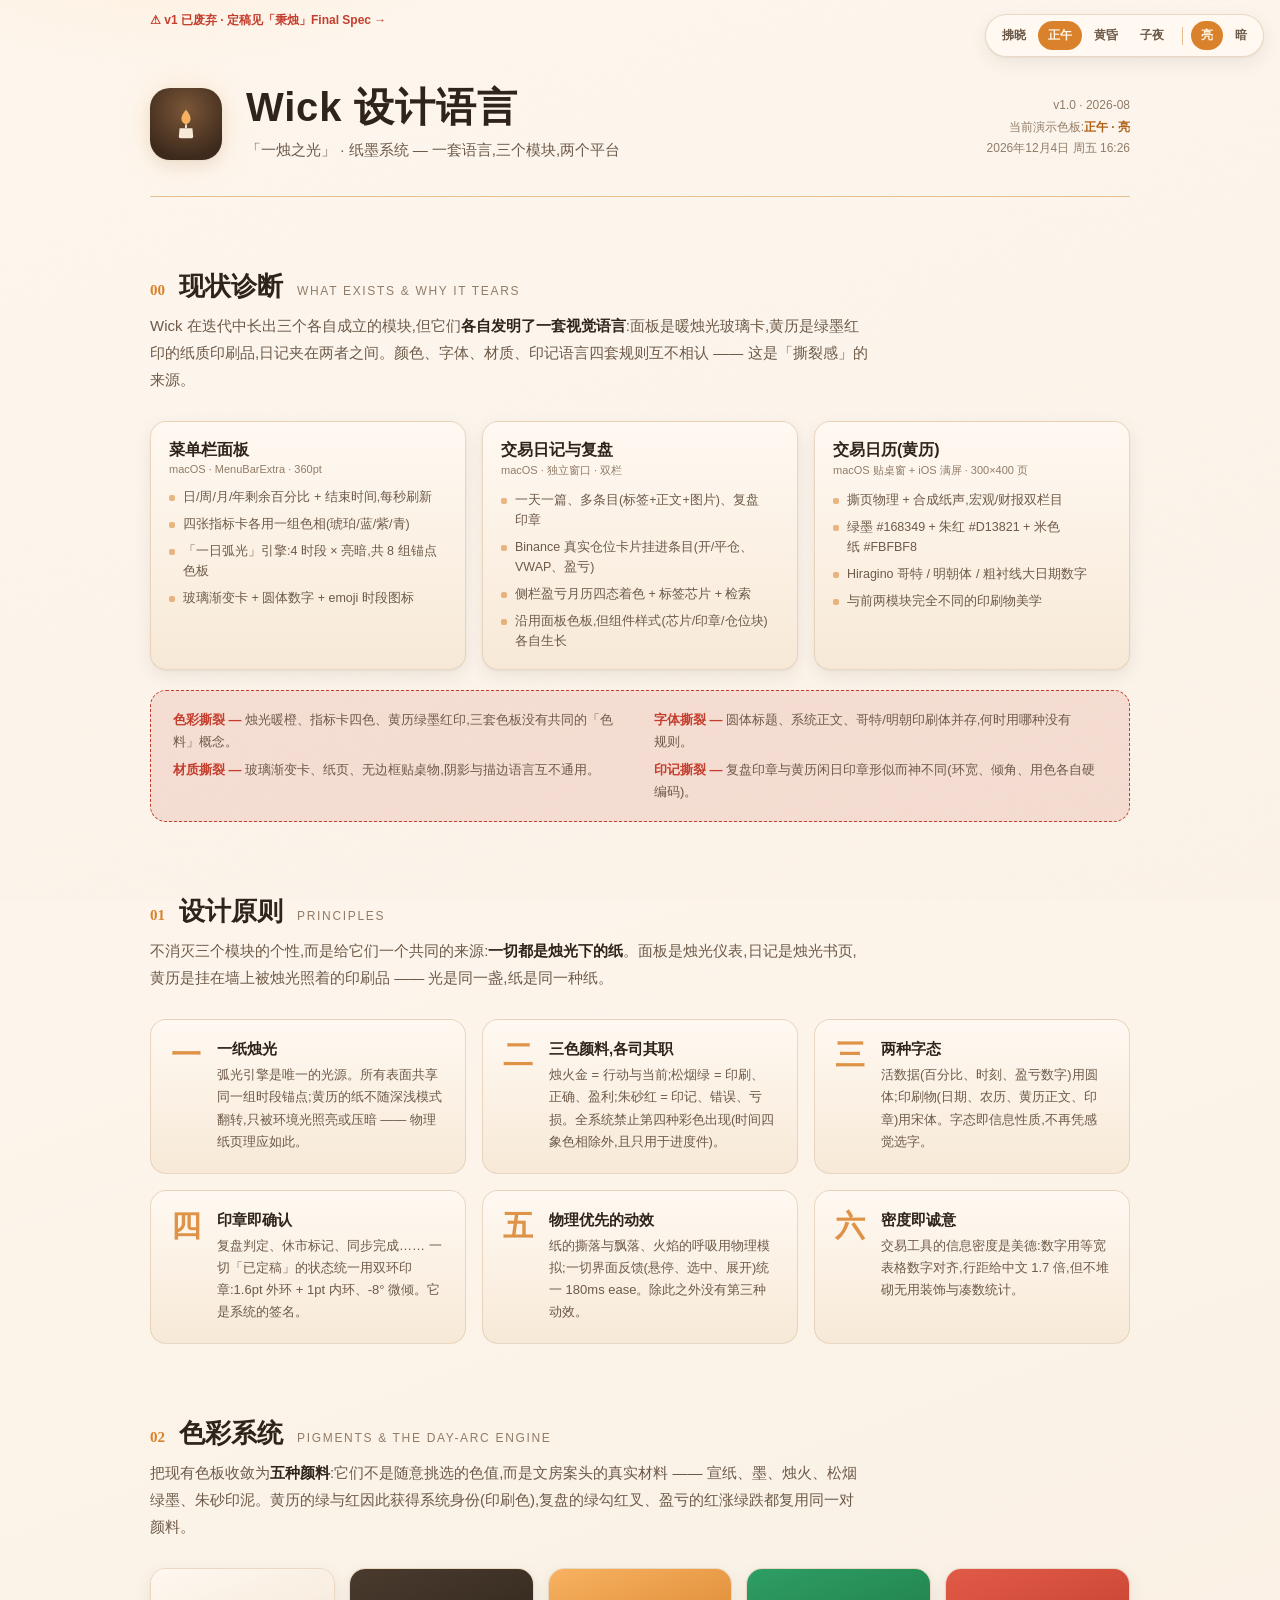
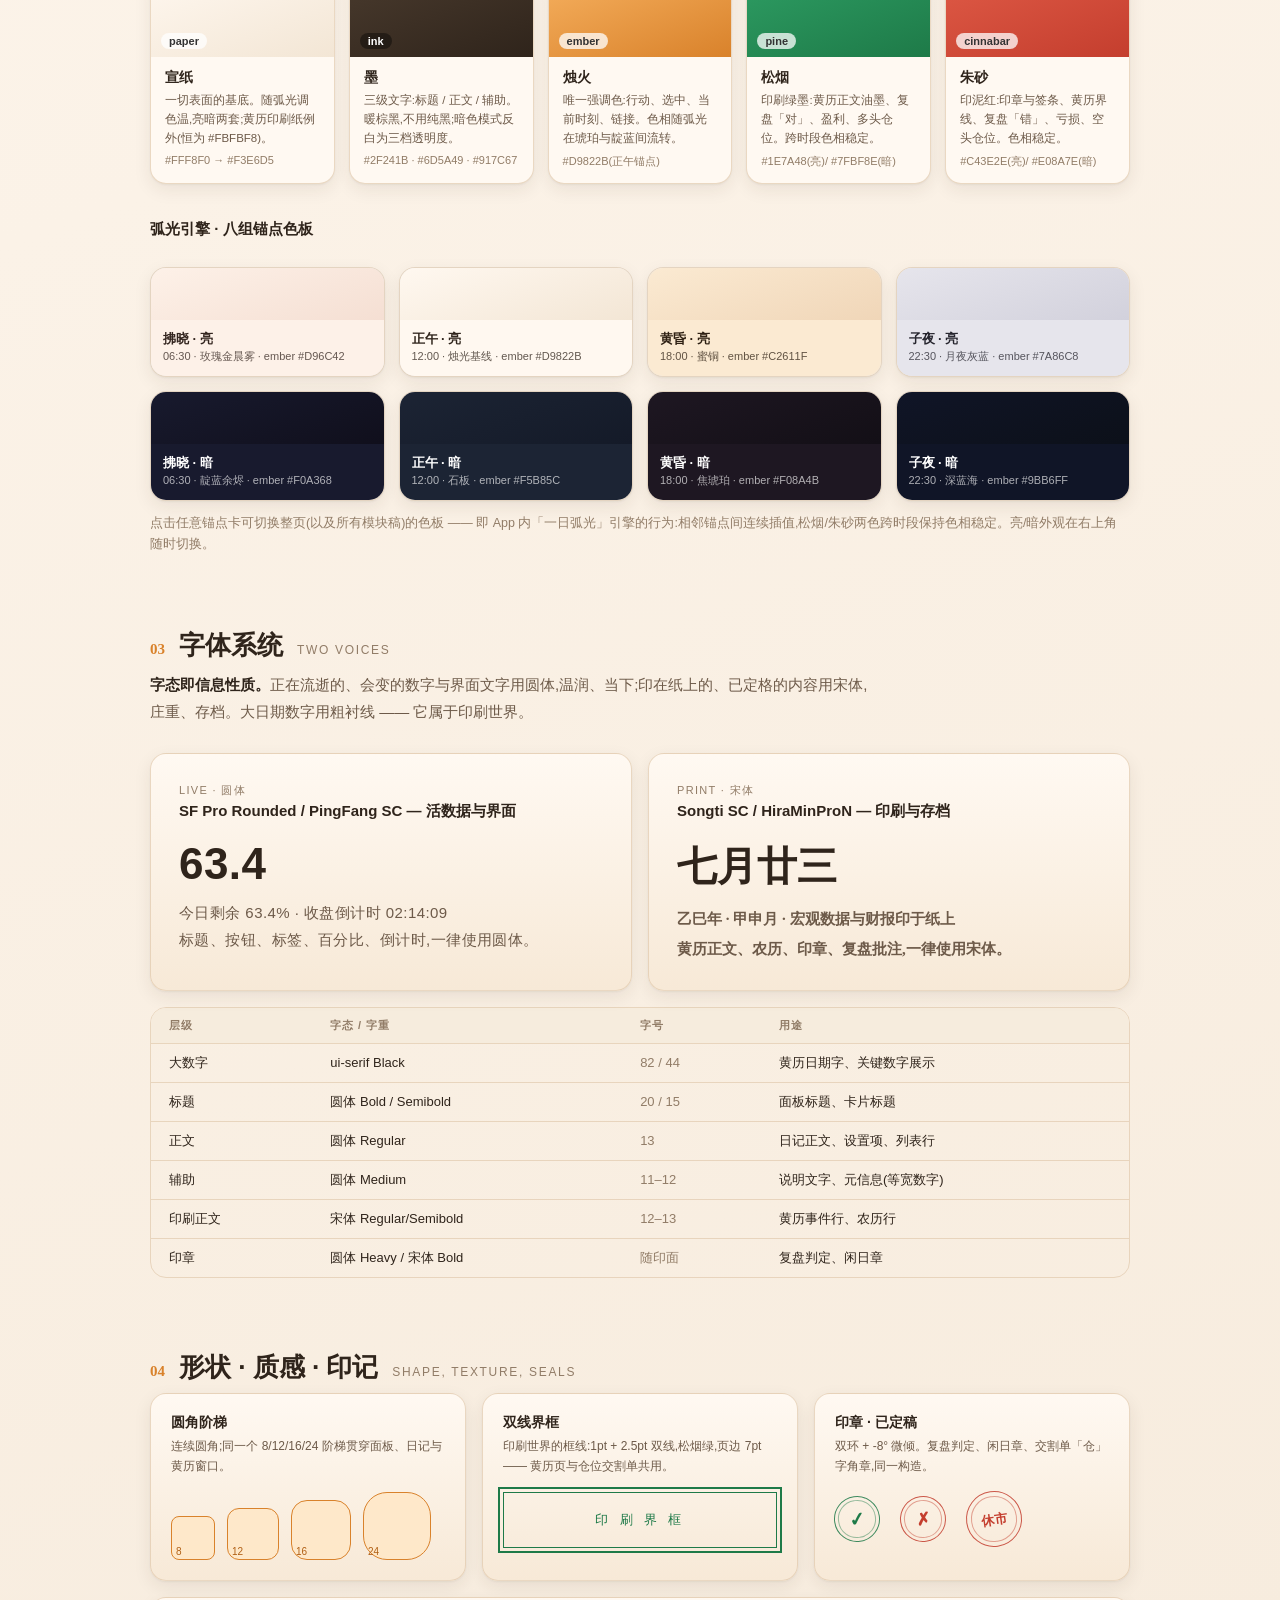
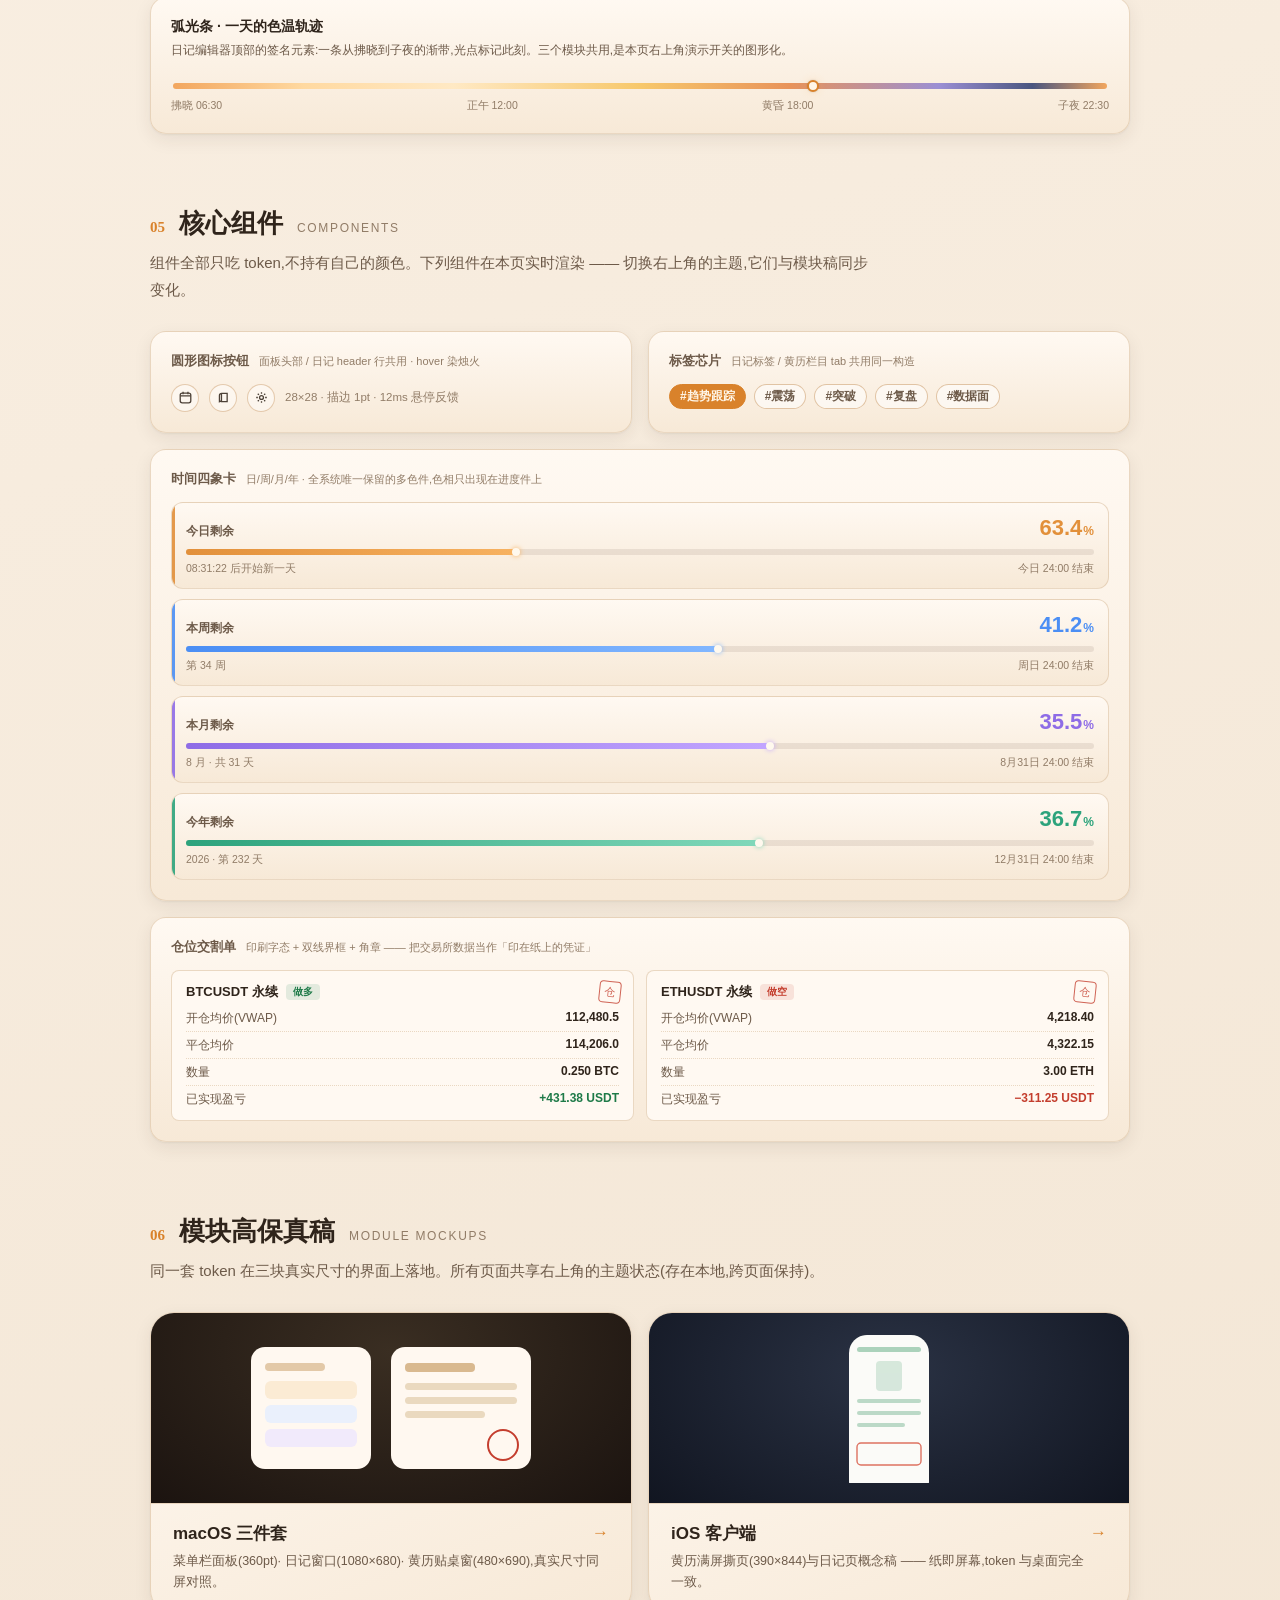
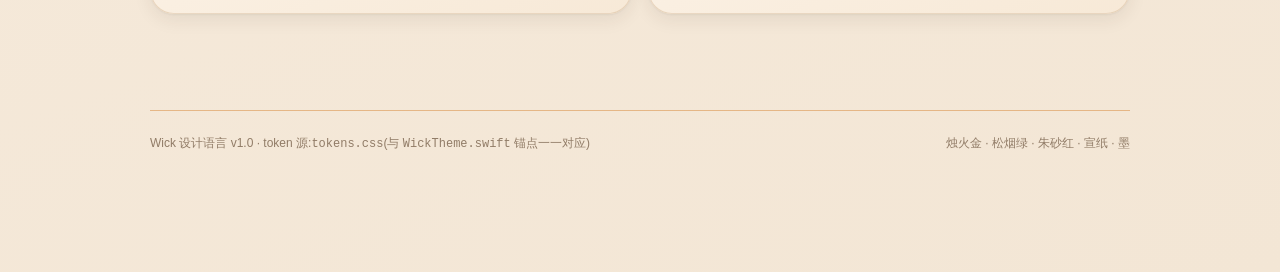
<file: designs/wick-design-language/index.html>
<!DOCTYPE html>
<html lang="zh" data-scheme="light" data-phase="day">
<head>
<meta charset="UTF-8">
<meta name="viewport" content="width=device-width, initial-scale=1">
<title>Wick 设计语言 · 一烛之光</title>
<link rel="stylesheet" href="tokens.css">
<style>
  * { margin: 0; padding: 0; box-sizing: border-box; }
  html { scroll-behavior: smooth; }
  body {
    font-family: var(--font-ui);
    color: var(--ink-1);
    background:
      radial-gradient(600px 400px at 12% -4%, var(--glow), transparent 70%),
      linear-gradient(160deg, var(--paper-top), var(--paper-bottom));
    min-height: 100vh;
    transition: background 0.4s ease;
    text-wrap: pretty;
  }
  .grain-layer {
    position: fixed; inset: 0; pointer-events: none; z-index: 0;
    opacity: var(--grain-opacity);
  }
  .page { position: relative; z-index: 1; max-width: 1060px; margin: 0 auto; padding: 56px 40px 120px; }

  /* ---------- 顶栏主题开关 ---------- */
  .theme-bar {
    position: fixed; top: 14px; right: 16px; z-index: 50;
    display: flex; gap: 8px; align-items: center;
    padding: 6px;
    border-radius: 999px;
    background: var(--card-top);
    border: 1px solid var(--card-stroke);
    box-shadow: var(--shadow-card);
  }
  .theme-bar .grp { display: flex; gap: 2px; }
  .theme-bar button {
    font-family: var(--font-ui); font-size: 12px; font-weight: 600;
    color: var(--ink-2); background: transparent; border: none; cursor: pointer;
    padding: 6px 10px; border-radius: 999px; transition: all 0.18s ease;
  }
  .theme-bar button:hover { color: var(--ink-1); }
  .theme-bar button.is-on { background: var(--ember); color: #FFF6E8; }
  .theme-bar .sep { width: 1px; height: 18px; background: var(--divider); }

  /* ---------- 刊头 ---------- */
  .masthead { display: flex; align-items: flex-end; gap: 24px; padding: 24px 0 36px; border-bottom: 1px solid var(--divider); }
  .candle-mark { width: 72px; height: 72px; border-radius: 20px; display: grid; place-items: center;
    background: radial-gradient(circle at 50% 30%, #7A5638, #3E2A1C 78%);
    box-shadow: 0 0 32px var(--glow), var(--shadow-card); flex: none; }
  .masthead h1 { font-size: 40px; font-weight: 800; letter-spacing: 0.02em; }
  .masthead .sub { margin-top: 6px; font-size: 15px; color: var(--ink-2); }
  .masthead .meta { margin-left: auto; text-align: right; font-size: 12px; color: var(--ink-3); line-height: 1.8; }
  .masthead .meta b { color: var(--ember-text); font-weight: 700; }

  /* ---------- 章节骨架 ---------- */
  section { margin-top: 72px; }
  .sec-head { display: flex; align-items: baseline; gap: 14px; margin-bottom: 8px; }
  .sec-num { font-family: var(--font-numeral); font-weight: 900; font-size: 15px; color: var(--ember); }
  .sec-head h2 { font-size: 26px; font-weight: 800; }
  .sec-head .en { font-size: 12px; letter-spacing: 0.14em; text-transform: uppercase; color: var(--ink-3); }
  .sec-lead { color: var(--ink-2); font-size: 15px; line-height: 1.8; max-width: 720px; margin-bottom: 28px; }
  .sec-lead b { color: var(--ink-1); }

  /* ---------- 现状诊断 ---------- */
  .inv-grid { display: grid; grid-template-columns: repeat(3, 1fr); gap: 16px; }
  .inv-card {
    background: linear-gradient(180deg, var(--card-top), var(--card-bottom));
    border: 1px solid var(--card-stroke); border-radius: var(--r-l);
    padding: 18px; box-shadow: var(--shadow-card);
  }
  .inv-card h3 { font-size: 16px; font-weight: 700; display: flex; align-items: center; gap: 8px; }
  .inv-card .plat { font-size: 11px; color: var(--ink-3); margin-top: 2px; }
  .inv-card ul { margin-top: 12px; list-style: none; display: flex; flex-direction: column; gap: 7px; }
  .inv-card li { font-size: 12.5px; color: var(--ink-2); line-height: 1.6; padding-left: 14px; position: relative; }
  .inv-card li::before { content: ""; position: absolute; left: 0; top: 8px; width: 6px; height: 6px; border-radius: 2px; background: var(--ember); opacity: 0.55; }
  .rift {
    margin-top: 20px; border-radius: var(--r-l); padding: 18px 22px;
    border: 1px dashed var(--cinnabar); background: var(--cinnabar-soft);
    display: grid; grid-template-columns: repeat(2, 1fr); gap: 6px 28px;
  }
  .rift p { font-size: 13px; line-height: 1.7; color: var(--ink-2); }
  .rift p b { color: var(--cinnabar); font-weight: 700; }

  /* ---------- 原则 ---------- */
  .principles { display: grid; grid-template-columns: repeat(auto-fit, minmax(300px, 1fr)); gap: 16px; }
  .principle { display: flex; gap: 16px; padding: 20px; border-radius: var(--r-l);
    background: linear-gradient(180deg, var(--card-top), var(--card-bottom));
    border: 1px solid var(--card-stroke); }
  .principle .no { font-family: var(--font-numeral); font-size: 30px; font-weight: 900; color: var(--ember); line-height: 1; opacity: 0.85; }
  .principle h3 { font-size: 15px; font-weight: 800; margin-bottom: 5px; }
  .principle p { font-size: 13px; color: var(--ink-2); line-height: 1.7; }

  /* ---------- 色彩 ---------- */
  .pigments { display: grid; grid-template-columns: repeat(5, 1fr); gap: 14px; }
  .pigment { border-radius: var(--r-l); overflow: hidden; border: 1px solid var(--card-stroke); box-shadow: var(--shadow-card); background: var(--card-top); }
  .pigment .sw { height: 88px; position: relative; }
  .pigment .sw .chip-name { position: absolute; left: 10px; bottom: 8px; font-size: 11px; font-weight: 700; padding: 2px 8px; border-radius: 999px; background: rgba(255,255,255,0.75); color: #333; }
  .pigment .sw.dark-chip .chip-name { background: rgba(0,0,0,0.4); color: #fff; }
  .pigment .body { padding: 12px 14px 14px; }
  .pigment h4 { font-size: 14px; font-weight: 800; }
  .pigment .role { font-size: 11.5px; color: var(--ink-2); line-height: 1.65; margin-top: 4px; }
  .pigment .hex { font-size: 11px; color: var(--ink-3); font-variant-numeric: tabular-nums; margin-top: 6px; }

  .arc-demo { margin-top: 28px; display: grid; grid-template-columns: repeat(4, 1fr); gap: 14px; }
  .anchor-card { border-radius: var(--r-l); overflow: hidden; border: 1px solid var(--card-stroke); cursor: pointer; box-shadow: var(--shadow-card); transition: transform 0.18s ease; padding: 0; text-align: left; font-family: var(--font-ui); }
  .anchor-card:hover { transform: translateY(-2px); }
  .anchor-card .sky { height: 52px; }
  .anchor-card .info { padding: 10px 12px 12px; }
  .anchor-card .info b { font-size: 13px; display: block; }
  .anchor-card .info span { font-size: 11px; opacity: 0.75; font-variant-numeric: tabular-nums; }
  .anchor-note { margin-top: 12px; font-size: 12.5px; color: var(--ink-3); line-height: 1.7; }

  /* ---------- 字体 ---------- */
  .type-grid { display: grid; grid-template-columns: 1fr 1fr; gap: 16px; }
  .type-card { border-radius: var(--r-l); border: 1px solid var(--card-stroke); background: linear-gradient(180deg, var(--card-top), var(--card-bottom)); padding: 26px 28px; box-shadow: var(--shadow-card); }
  .type-card .tag { font-size: 11px; letter-spacing: 0.12em; color: var(--ink-3); text-transform: uppercase; }
  .type-card h3 { font-size: 15px; font-weight: 800; margin: 4px 0 18px; }
  .spec-live { font-size: 44px; font-weight: 700; letter-spacing: 0.01em; }
  .spec-live small { font-size: 15px; color: var(--ink-2); font-weight: 500; display: block; margin-top: 10px; line-height: 1.8; }
  .spec-print { font-family: var(--font-print); font-size: 40px; font-weight: 700; }
  .spec-print small { font-family: var(--font-print); font-size: 15px; color: var(--ink-2); display: block; margin-top: 10px; line-height: 2.0; }
  .type-scale { margin-top: 16px; border-radius: var(--r-l); border: 1px solid var(--card-stroke); overflow: hidden; }
  .type-scale table { width: 100%; border-collapse: collapse; font-size: 13px; }
  .type-scale th, .type-scale td { padding: 10px 18px; text-align: left; border-bottom: 1px solid var(--card-stroke); }
  .type-scale th { font-size: 11px; color: var(--ink-3); letter-spacing: 0.08em; text-transform: uppercase; font-weight: 700; background: var(--paper-side); }
  .type-scale tr:last-child td { border-bottom: none; }
  .type-scale td.num { color: var(--ink-3); font-variant-numeric: tabular-nums; white-space: nowrap; }

  /* ---------- 形状·质感·印记 ---------- */
  .material-grid { display: grid; grid-template-columns: repeat(3, 1fr); gap: 16px; }
  .material-card { border-radius: var(--r-l); border: 1px solid var(--card-stroke); background: linear-gradient(180deg, var(--card-top), var(--card-bottom)); padding: 20px; box-shadow: var(--shadow-card); }
  .material-card h4 { font-size: 14px; font-weight: 800; margin-bottom: 4px; }
  .material-card .note { font-size: 12px; color: var(--ink-2); line-height: 1.7; margin-bottom: 16px; }
  .radii { display: flex; gap: 12px; align-items: flex-end; }
  .radii .r { background: var(--ember-soft); border: 1.5px solid var(--ember); width: 44px; height: 44px; display: grid; place-items: end start; }
  .radii .r span { font-size: 10px; color: var(--ember-text); padding: 2px 4px; font-variant-numeric: tabular-nums; }
  .seal-row { display: flex; gap: 22px; align-items: center; }
  .double-rule { border: 1px solid var(--pine); outline: 2.5px solid var(--pine); outline-offset: 3px; height: 56px; display: grid; place-items: center; font-family: var(--font-print); color: var(--pine); font-size: 13px; letter-spacing: 0.3em; }
  .arc-wrap { padding: 6px 2px 2px; }
  .arc-legend { display: flex; justify-content: space-between; font-size: 10.5px; color: var(--ink-3); margin-top: 8px; font-variant-numeric: tabular-nums; }

  /* ---------- 组件 ---------- */
  .comp-grid { display: grid; grid-template-columns: repeat(2, 1fr); gap: 16px; }
  .comp-card { border-radius: var(--r-l); border: 1px solid var(--card-stroke); background: linear-gradient(180deg, var(--card-top), var(--card-bottom)); padding: 20px; box-shadow: var(--shadow-card); }
  .comp-card > h4 { font-size: 13px; font-weight: 800; color: var(--ink-2); margin-bottom: 14px; }
  .comp-card > h4 span { color: var(--ink-3); font-weight: 500; margin-left: 6px; font-size: 11px; }

  .icon-btn { width: 28px; height: 28px; border-radius: 50%; display: inline-grid; place-items: center;
    background: var(--control-bg); border: 1px solid var(--control-border); color: var(--ink-1); opacity: 0.85; cursor: pointer; transition: all 0.18s ease; font-size: 13px; }
  .icon-btn:hover { background: var(--ember-soft); border-color: var(--ember); opacity: 1; }
  .icon-btn svg { width: 13px; height: 13px; }

  .chip { display: inline-flex; align-items: center; padding: 3px 10px; border-radius: 999px; font-size: 12px; font-weight: 600;
    background: var(--control-bg); border: 1px solid var(--control-border); color: var(--ink-2); cursor: pointer; transition: all 0.18s ease; }
  .chip:hover { color: var(--ink-1); }
  .chip.on { background: var(--ember); border-color: var(--ember); color: #FFF6E8; }

  .metric-card { border-radius: var(--r-m); padding: 12px 14px; border: 1px solid var(--card-stroke);
    background: linear-gradient(180deg, var(--card-top), var(--card-bottom)); position: relative; overflow: hidden; }
  .metric-card::before { content: ""; position: absolute; inset: 0 auto 0 0; width: 3px; background: var(--mc); border-radius: 3px 0 0 3px; opacity: 0.9; }
  .metric-card .m-head { display: flex; align-items: baseline; justify-content: space-between; }
  .metric-card .m-label { font-size: 12px; font-weight: 700; color: var(--ink-2); }
  .metric-card .m-pct { font-size: 22px; font-weight: 800; font-variant-numeric: tabular-nums; color: var(--mc); }
  .metric-card .m-pct small { font-size: 12px; font-weight: 600; margin-left: 1px; }
  .metric-card .m-track { margin-top: 8px; height: 6px; border-radius: 3px; background: rgba(127, 110, 90, 0.14); position: relative; }
  .metric-card .m-fill { position: absolute; inset: 0 auto 0 0; border-radius: 3px; background: linear-gradient(90deg, var(--mc), var(--mc2)); }
  .metric-card .m-fill::after { content: ""; position: absolute; right: -2px; top: 50%; transform: translateY(-50%); width: 8px; height: 8px; border-radius: 50%; background: #FFF9EE; box-shadow: 0 0 5px var(--mc2); }
  .metric-card .m-foot { margin-top: 7px; font-size: 10.5px; color: var(--ink-3); font-variant-numeric: tabular-nums; display: flex; justify-content: space-between; }
  .metric-stack { display: flex; flex-direction: column; gap: 10px; }

  .slip { font-variant-numeric: tabular-nums; border-radius: var(--r-s); border: 1px solid var(--card-stroke); background: var(--card-top); padding: 12px 14px; position: relative; }
  .slip::before { content: "仓"; position: absolute; top: 10px; right: 12px; width: 20px; height: 20px; border: 1.5px solid var(--cinnabar); color: var(--cinnabar); border-radius: 4px; font-family: var(--font-print); font-size: 11px; display: grid; place-items: center; transform: rotate(6deg); opacity: 0.8; }
  .slip .s-title { font-size: 13px; font-weight: 800; display: flex; gap: 8px; align-items: center; }
  .slip .lane { font-size: 10px; font-weight: 700; padding: 1px 7px; border-radius: 4px; }
  .slip .lane.long { background: var(--pine-soft); color: var(--pine); }
  .slip .lane.short { background: var(--cinnabar-soft); color: var(--cinnabar); }
  .slip .s-rows { margin-top: 9px; display: flex; flex-direction: column; gap: 5px; }
  .slip .s-row { display: flex; justify-content: space-between; font-size: 12px; color: var(--ink-2); border-bottom: 1px dotted var(--card-stroke); padding-bottom: 4px; }
  .slip .s-row:last-child { border-bottom: none; padding-bottom: 0; }
  .slip .s-row b { color: var(--ink-1); font-weight: 700; }
  .slip .pnl-up { color: var(--pine); font-weight: 800; }
  .slip .pnl-down { color: var(--cinnabar); font-weight: 800; }

  /* ---------- 导航 ---------- */
  .nav-grid { display: grid; grid-template-columns: 1fr 1fr; gap: 16px; }
  .nav-card { display: block; text-decoration: none; color: inherit; border-radius: var(--r-xl); overflow: hidden;
    border: 1px solid var(--card-stroke); box-shadow: var(--shadow-card); transition: transform 0.18s ease, box-shadow 0.18s ease; background: linear-gradient(160deg, var(--card-top), var(--card-bottom)); }
  .nav-card:hover { transform: translateY(-3px); box-shadow: var(--shadow-pop); }
  .nav-card .thumb { height: 190px; display: grid; place-items: center; position: relative; overflow: hidden; }
  .nav-card .thumb.dark-room { background: radial-gradient(420px 260px at 50% 20%, #3A2E22, #1C1410 80%); }
  .nav-card .thumb.ios-room { background: radial-gradient(420px 260px at 50% 30%, #2A3244, #10141F 80%); }
  .nav-card .body { padding: 18px 22px 20px; border-top: 1px solid var(--card-stroke); }
  .nav-card h3 { font-size: 17px; font-weight: 800; display: flex; align-items: center; gap: 8px; }
  .nav-card h3 .arrow { margin-left: auto; color: var(--ember); font-weight: 700; }
  .nav-card p { margin-top: 6px; font-size: 12.5px; color: var(--ink-2); line-height: 1.7; }

  footer { margin-top: 96px; padding-top: 24px; border-top: 1px solid var(--divider); display: flex; justify-content: space-between; font-size: 12px; color: var(--ink-3); }
</style>
</head>
<body>
<div class="grain-layer grain"></div>

<!-- 弧光引擎演示开关:切换整页色板 -->
<div class="theme-bar">
  <div class="grp" title="时段(弧光引擎锚点)">
    <button data-set-phase="dawn">拂晓</button>
    <button data-set-phase="day">正午</button>
    <button data-set-phase="dusk">黄昏</button>
    <button data-set-phase="night">子夜</button>
  </div>
  <div class="sep"></div>
  <div class="grp" title="外观">
    <button data-set-scheme="light">亮</button>
    <button data-set-scheme="dark">暗</button>
  </div>
</div>

<div class="page">

  <!-- ==================== 刊头 ==================== -->
  <header class="masthead">
    <div style="position: absolute; top: 12px; left: 40px; font-size: 12px;">
      <a href="final.html" style="color: var(--cinnabar); text-decoration: none; font-weight: 700;">⚠ v1 已废弃 · 定稿见「秉烛」Final Spec →</a>
    </div>
    <div class="candle-mark">
      <svg width="34" height="34" viewBox="0 0 18 18" fill="none" aria-hidden="true">
        <path d="M9 1.4 C7.6 3.1 6.6 4.6 6.6 6.1 C6.6 7.8 7.7 9 9 9 C10.3 9 11.4 7.8 11.4 6.1 C11.4 4.6 10.4 3.1 9 1.4 Z" fill="#F7B261"/>
        <rect x="8.5" y="9.2" width="1" height="2" fill="#F7E9D7"/>
        <path d="M5.6 11.2 L12.4 11.2 L12.8 15.6 Q12.85 16.6 11.6 16.6 L6.4 16.6 Q5.15 16.6 5.2 15.6 Z" fill="#F7E9D7"/>
      </svg>
    </div>
    <div>
      <h1>Wick 设计语言</h1>
      <div class="sub">「一烛之光」 · 纸墨系统 — 一套语言,三个模块,两个平台</div>
    </div>
    <div class="meta">
      v1.0 · 2026-08<br>
      当前演示色板:<b id="cur-theme-label">正午 · 亮</b><br>
      <span data-clock></span>
    </div>
  </header>

  <!-- ==================== 0 现状诊断 ==================== -->
  <section data-screen-label="诊断">
    <div class="sec-head"><span class="sec-num">00</span><h2>现状诊断</h2><span class="en">What exists &amp; why it tears</span></div>
    <p class="sec-lead">Wick 在迭代中长出三个各自成立的模块,但它们<b>各自发明了一套视觉语言</b>:面板是暖烛光玻璃卡,黄历是绿墨红印的纸质印刷品,日记夹在两者之间。颜色、字体、材质、印记语言四套规则互不相认 —— 这是「撕裂感」的来源。</p>
    <div class="inv-grid">
      <div class="inv-card">
        <h3>菜单栏面板</h3>
        <div class="plat">macOS · MenuBarExtra · 360pt</div>
        <ul>
          <li>日/周/月/年剩余百分比 + 结束时间,每秒刷新</li>
          <li>四张指标卡各用一组色相(琥珀/蓝/紫/青)</li>
          <li>「一日弧光」引擎:4 时段 × 亮暗,共 8 组锚点色板</li>
          <li>玻璃渐变卡 + 圆体数字 + emoji 时段图标</li>
        </ul>
      </div>
      <div class="inv-card">
        <h3>交易日记与复盘</h3>
        <div class="plat">macOS · 独立窗口 · 双栏</div>
        <ul>
          <li>一天一篇、多条目(标签+正文+图片)、复盘印章</li>
          <li>Binance 真实仓位卡片挂进条目(开/平仓、VWAP、盈亏)</li>
          <li>侧栏盈亏月历四态着色 + 标签芯片 + 检索</li>
          <li>沿用面板色板,但组件样式(芯片/印章/仓位块)各自生长</li>
        </ul>
      </div>
      <div class="inv-card">
        <h3>交易日历(黄历)</h3>
        <div class="plat">macOS 贴桌窗 + iOS 满屏 · 300×400 页</div>
        <ul>
          <li>撕页物理 + 合成纸声,宏观/财报双栏目</li>
          <li>绿墨 #168349 + 朱红 #D13821 + 米色纸 #FBFBF8</li>
          <li>Hiragino 哥特 / 明朝体 / 粗衬线大日期数字</li>
          <li>与前两模块完全不同的印刷物美学</li>
        </ul>
      </div>
    </div>
    <div class="rift">
      <p><b>色彩撕裂 —</b> 烛光暖橙、指标卡四色、黄历绿墨红印,三套色板没有共同的「色料」概念。</p>
      <p><b>字体撕裂 —</b> 圆体标题、系统正文、哥特/明朝印刷体并存,何时用哪种没有规则。</p>
      <p><b>材质撕裂 —</b> 玻璃渐变卡、纸页、无边框贴桌物,阴影与描边语言互不通用。</p>
      <p><b>印记撕裂 —</b> 复盘印章与黄历闲日印章形似而神不同(环宽、倾角、用色各自硬编码)。</p>
    </div>
  </section>

  <!-- ==================== 1 设计原则 ==================== -->
  <section data-screen-label="原则">
    <div class="sec-head"><span class="sec-num">01</span><h2>设计原则</h2><span class="en">Principles</span></div>
    <p class="sec-lead">不消灭三个模块的个性,而是给它们一个共同的来源:<b>一切都是烛光下的纸</b>。面板是烛光仪表,日记是烛光书页,黄历是挂在墙上被烛光照着的印刷品 —— 光是同一盏,纸是同一种纸。</p>
    <div class="principles">
      <div class="principle"><div class="no">一</div><div><h3>一纸烛光</h3><p>弧光引擎是唯一的光源。所有表面共享同一组时段锚点;黄历的纸不随深浅模式翻转,只被环境光照亮或压暗 —— 物理纸页理应如此。</p></div></div>
      <div class="principle"><div class="no">二</div><div><h3>三色颜料,各司其职</h3><p>烛火金 = 行动与当前;松烟绿 = 印刷、正确、盈利;朱砂红 = 印记、错误、亏损。全系统禁止第四种彩色出现(时间四象色相除外,且只用于进度件)。</p></div></div>
      <div class="principle"><div class="no">三</div><div><h3>两种字态</h3><p>活数据(百分比、时刻、盈亏数字)用圆体;印刷物(日期、农历、黄历正文、印章)用宋体。字态即信息性质,不再凭感觉选字。</p></div></div>
      <div class="principle"><div class="no">四</div><div><h3>印章即确认</h3><p>复盘判定、休市标记、同步完成…… 一切「已定稿」的状态统一用双环印章:1.6pt 外环 + 1pt 内环、-8° 微倾。它是系统的签名。</p></div></div>
      <div class="principle"><div class="no">五</div><div><h3>物理优先的动效</h3><p>纸的撕落与飘落、火焰的呼吸用物理模拟;一切界面反馈(悬停、选中、展开)统一 180ms ease。除此之外没有第三种动效。</p></div></div>
      <div class="principle"><div class="no">六</div><div><h3>密度即诚意</h3><p>交易工具的信息密度是美德:数字用等宽表格数字对齐,行距给中文 1.7 倍,但不堆砌无用装饰与凑数统计。</p></div></div>
    </div>
  </section>

  <!-- ==================== 2 色彩 ==================== -->
  <section data-screen-label="色彩">
    <div class="sec-head"><span class="sec-num">02</span><h2>色彩系统</h2><span class="en">Pigments &amp; the Day-Arc Engine</span></div>
    <p class="sec-lead">把现有色板收敛为<b>五种颜料</b>:它们不是随意挑选的色值,而是文房案头的真实材料 —— 宣纸、墨、烛火、松烟绿墨、朱砂印泥。黄历的绿与红因此获得系统身份(印刷色),复盘的绿勾红叉、盈亏的红涨绿跌都复用同一对颜料。</p>

    <div class="pigments">
      <div class="pigment">
        <div class="sw" style="background: linear-gradient(160deg, #FFF8F0, #F3E6D5);"><span class="chip-name">paper</span></div>
        <div class="body"><h4>宣纸</h4><div class="role">一切表面的基底。随弧光调色温,亮暗两套;黄历印刷纸例外(恒为 #FBFBF8)。</div><div class="hex">#FFF8F0 → #F3E6D5</div></div>
      </div>
      <div class="pigment">
        <div class="sw dark-chip" style="background: linear-gradient(160deg, #4A3B2E, #2F241B);"><span class="chip-name">ink</span></div>
        <div class="body"><h4>墨</h4><div class="role">三级文字:标题 / 正文 / 辅助。暖棕黑,不用纯黑;暗色模式反白为三档透明度。</div><div class="hex">#2F241B · #6D5A49 · #917C67</div></div>
      </div>
      <div class="pigment">
        <div class="sw" style="background: linear-gradient(160deg, #F7B261, #D9822B);"><span class="chip-name">ember</span></div>
        <div class="body"><h4>烛火</h4><div class="role">唯一强调色:行动、选中、当前时刻、链接。色相随弧光在琥珀与靛蓝间流转。</div><div class="hex">#D9822B(正午锚点)</div></div>
      </div>
      <div class="pigment">
        <div class="sw" style="background: linear-gradient(160deg, #2E9E64, #1E7A48);"><span class="chip-name">pine</span></div>
        <div class="body"><h4>松烟</h4><div class="role">印刷绿墨:黄历正文油墨、复盘「对」、盈利、多头仓位。跨时段色相稳定。</div><div class="hex">#1E7A48(亮)/ #7FBF8E(暗)</div></div>
      </div>
      <div class="pigment">
        <div class="sw" style="background: linear-gradient(160deg, #E05B47, #C43E2E);"><span class="chip-name">cinnabar</span></div>
        <div class="body"><h4>朱砂</h4><div class="role">印泥红:印章与签条、黄历界线、复盘「错」、亏损、空头仓位。色相稳定。</div><div class="hex">#C43E2E(亮)/ #E08A7E(暗)</div></div>
      </div>
    </div>

    <h3 style="font-size: 15px; font-weight: 800; margin: 36px 0 14px;">弧光引擎 · 八组锚点色板</h3>
    <div class="arc-demo">
      <button class="anchor-card" data-set-phase="dawn" data-set-scheme="light">
        <div class="sky" style="background: linear-gradient(160deg, #FDF1E8, #F5DFD3);"></div>
        <div class="info" style="background:#FDF1E8; color:#33251F;"><b>拂晓 · 亮</b><span>06:30 · 玫瑰金晨雾 · ember #D96C42</span></div>
      </button>
      <button class="anchor-card" data-set-phase="day" data-set-scheme="light">
        <div class="sky" style="background: linear-gradient(160deg, #FFF8F0, #F3E6D5);"></div>
        <div class="info" style="background:#FFF8F0; color:#2F241B;"><b>正午 · 亮</b><span>12:00 · 烛光基线 · ember #D9822B</span></div>
      </button>
      <button class="anchor-card" data-set-phase="dusk" data-set-scheme="light">
        <div class="sky" style="background: linear-gradient(160deg, #FBEAD2, #F0D6B8);"></div>
        <div class="info" style="background:#FBEAD2; color:#2E2013;"><b>黄昏 · 亮</b><span>18:00 · 蜜铜 · ember #C2611F</span></div>
      </button>
      <button class="anchor-card" data-set-phase="night" data-set-scheme="light">
        <div class="sky" style="background: linear-gradient(160deg, #E6E5EC, #D2D1DC);"></div>
        <div class="info" style="background:#E6E5EC; color:#26252E;"><b>子夜 · 亮</b><span>22:30 · 月夜灰蓝 · ember #7A86C8</span></div>
      </button>
      <button class="anchor-card" data-set-phase="dawn" data-set-scheme="dark">
        <div class="sky" style="background: linear-gradient(160deg, #181A2E, #100F1C);"></div>
        <div class="info" style="background:#181A2E; color:#fff;"><b>拂晓 · 暗</b><span style="opacity:.66;">06:30 · 靛蓝余烬 · ember #F0A368</span></div>
      </button>
      <button class="anchor-card" data-set-phase="day" data-set-scheme="dark">
        <div class="sky" style="background: linear-gradient(160deg, #1C2434, #141A28);"></div>
        <div class="info" style="background:#1C2434; color:#fff;"><b>正午 · 暗</b><span style="opacity:.66;">12:00 · 石板 · ember #F5B85C</span></div>
      </button>
      <button class="anchor-card" data-set-phase="dusk" data-set-scheme="dark">
        <div class="sky" style="background: linear-gradient(160deg, #1E1722, #130F16);"></div>
        <div class="info" style="background:#1E1722; color:#fff;"><b>黄昏 · 暗</b><span style="opacity:.66;">18:00 · 焦琥珀 · ember #F08A4B</span></div>
      </button>
      <button class="anchor-card" data-set-phase="night" data-set-scheme="dark">
        <div class="sky" style="background: linear-gradient(160deg, #101527, #0C1019);"></div>
        <div class="info" style="background:#101527; color:#fff;"><b>子夜 · 暗</b><span style="opacity:.66;">22:30 · 深蓝海 · ember #9BB6FF</span></div>
      </button>
    </div>
    <p class="anchor-note">点击任意锚点卡可切换整页(以及所有模块稿)的色板 —— 即 App 内「一日弧光」引擎的行为:相邻锚点间连续插值,松烟/朱砂两色跨时段保持色相稳定。亮/暗外观在右上角随时切换。</p>
  </section>

  <!-- ==================== 3 字体 ==================== -->
  <section data-screen-label="字体">
    <div class="sec-head"><span class="sec-num">03</span><h2>字体系统</h2><span class="en">Two voices</span></div>
    <p class="sec-lead"><b>字态即信息性质。</b>正在流逝的、会变的数字与界面文字用圆体,温润、当下;印在纸上的、已定格的内容用宋体,庄重、存档。大日期数字用粗衬线 —— 它属于印刷世界。</p>
    <div class="type-grid">
      <div class="type-card">
        <span class="tag">Live · 圆体</span>
        <h3>SF Pro Rounded / PingFang SC — 活数据与界面</h3>
        <div class="spec-live">63.4<small>今日剩余 63.4% · 收盘倒计时 02:14:09<br>标题、按钮、标签、百分比、倒计时,一律使用圆体。</small></div>
      </div>
      <div class="type-card">
        <span class="tag">Print · 宋体</span>
        <h3>Songti SC / HiraMinProN — 印刷与存档</h3>
        <div class="spec-print">七月廿三<small>乙巳年 · 甲申月 · 宏观数据与财报印于纸上<br>黄历正文、农历、印章、复盘批注,一律使用宋体。</small></div>
      </div>
    </div>
    <div class="type-scale">
      <table>
        <tr><th>层级</th><th>字态 / 字重</th><th>字号</th><th>用途</th></tr>
        <tr><td>大数字</td><td>ui-serif Black</td><td class="num">82 / 44</td><td>黄历日期字、关键数字展示</td></tr>
        <tr><td>标题</td><td>圆体 Bold / Semibold</td><td class="num">20 / 15</td><td>面板标题、卡片标题</td></tr>
        <tr><td>正文</td><td>圆体 Regular</td><td class="num">13</td><td>日记正文、设置项、列表行</td></tr>
        <tr><td>辅助</td><td>圆体 Medium</td><td class="num">11–12</td><td>说明文字、元信息(等宽数字)</td></tr>
        <tr><td>印刷正文</td><td>宋体 Regular/Semibold</td><td class="num">12–13</td><td>黄历事件行、农历行</td></tr>
        <tr><td>印章</td><td>圆体 Heavy / 宋体 Bold</td><td class="num">随印面</td><td>复盘判定、闲日章</td></tr>
      </table>
    </div>
  </section>

  <!-- ==================== 4 形状·质感·印记 ==================== -->
  <section data-screen-label="质感">
    <div class="sec-head"><span class="sec-num">04</span><h2>形状 · 质感 · 印记</h2><span class="en">Shape, texture, seals</span></div>
    <div class="material-grid">
      <div class="material-card">
        <h4>圆角阶梯</h4>
        <div class="note">连续圆角;同一个 8/12/16/24 阶梯贯穿面板、日记与黄历窗口。</div>
        <div class="radii">
          <div class="r" style="border-radius: 8px;"><span>8</span></div>
          <div class="r" style="border-radius: 12px; width:52px; height:52px;"><span>12</span></div>
          <div class="r" style="border-radius: 16px; width:60px; height:60px;"><span>16</span></div>
          <div class="r" style="border-radius: 24px; width:68px; height:68px;"><span>24</span></div>
        </div>
      </div>
      <div class="material-card">
        <h4>双线界框</h4>
        <div class="note">印刷世界的框线:1pt + 2.5pt 双线,松烟绿,页边 7pt —— 黄历页与仓位交割单共用。</div>
        <div class="double-rule">印 刷 界 框</div>
      </div>
      <div class="material-card">
        <h4>印章 · 已定稿</h4>
        <div class="note">双环 + -8° 微倾。复盘判定、闲日章、交割单「仓」字角章,同一构造。</div>
        <div class="seal-row">
          <span class="seal seal-pine" style="width:44px; height:44px; font-size:19px;"><span>✓</span></span>
          <span class="seal seal-cinnabar" style="width:44px; height:44px; font-size:17px;"><span>✗</span></span>
          <span class="seal seal-cinnabar" style="width:54px; height:54px; font-size:13px; font-family:var(--font-print); border-radius:8px;"><span>休市</span></span>
        </div>
      </div>
      <div class="material-card" style="grid-column: 1 / -1;">
        <h4>弧光条 · 一天的色温轨迹</h4>
        <div class="note">日记编辑器顶部的签名元素:一条从拂晓到子夜的渐带,光点标记此刻。三个模块共用,是本页右上角演示开关的图形化。</div>
        <div class="arc-wrap"><div class="arc-strip"><div class="now"></div></div></div>
        <div class="arc-legend"><span>拂晓 06:30</span><span>正午 12:00</span><span>黄昏 18:00</span><span>子夜 22:30</span></div>
      </div>
    </div>
  </section>

  <!-- ==================== 5 组件 ==================== -->
  <section data-screen-label="组件">
    <div class="sec-head"><span class="sec-num">05</span><h2>核心组件</h2><span class="en">Components</span></div>
    <p class="sec-lead">组件全部只吃 token,不持有自己的颜色。下列组件在本页实时渲染 —— 切换右上角的主题,它们与模块稿同步变化。</p>
    <div class="comp-grid">
      <div class="comp-card">
        <h4>圆形图标按钮 <span>面板头部 / 日记 header 行共用 · hover 染烛火</span></h4>
        <div style="display: flex; gap: 10px; align-items: center;">
          <button class="icon-btn"><svg viewBox="0 0 16 16" fill="none" stroke="currentColor" stroke-width="1.6"><rect x="1.5" y="2.5" width="13" height="12" rx="2.5"/><path d="M1.5 6h13M5 1v3M11 1v3"/></svg></button>
          <button class="icon-btn"><svg viewBox="0 0 16 16" fill="none" stroke="currentColor" stroke-width="1.6"><path d="M3 13V5.5A2.5 2.5 0 0 1 5.5 3h7v10h-7A2.5 2.5 0 0 0 3 13ZM5.5 13V3"/></svg></button>
          <button class="icon-btn"><svg viewBox="0 0 16 16" fill="none" stroke="currentColor" stroke-width="1.6"><circle cx="8" cy="8" r="2.4"/><path d="M8 1.5v2M8 12.5v2M1.5 8h2M12.5 8h2M3.4 3.4l1.4 1.4M11.2 11.2l1.4 1.4M12.6 3.4l-1.4 1.4M4.8 11.2l-1.4 1.4"/></svg></button>
          <span style="font-size: 11.5px; color: var(--ink-3);">28×28 · 描边 1pt · 12ms 悬停反馈</span>
        </div>
      </div>
      <div class="comp-card">
        <h4>标签芯片 <span>日记标签 / 黄历栏目 tab 共用同一构造</span></h4>
        <div style="display: flex; gap: 8px; flex-wrap: wrap;">
          <span class="chip on">#趋势跟踪</span>
          <span class="chip">#震荡</span>
          <span class="chip">#突破</span>
          <span class="chip">#复盘</span>
          <span class="chip">#数据面</span>
        </div>
      </div>
      <div class="comp-card" style="grid-column: 1 / -1;">
        <h4>时间四象卡 <span>日/周/月/年 · 全系统唯一保留的多色件,色相只出现在进度件上</span></h4>
        <div class="metric-stack">
          <div class="metric-card" style="--mc: var(--m1); --mc2: var(--m1-2);">
            <div class="m-head"><span class="m-label">今日剩余</span><span class="m-pct">63.4<small>%</small></span></div>
            <div class="m-track"><div class="m-fill" style="width: 36.6%;"></div></div>
            <div class="m-foot"><span>08:31:22 后开始新一天</span><span>今日 24:00 结束</span></div>
          </div>
          <div class="metric-card" style="--mc: var(--m2); --mc2: var(--m2-2);">
            <div class="m-head"><span class="m-label">本周剩余</span><span class="m-pct">41.2<small>%</small></span></div>
            <div class="m-track"><div class="m-fill" style="width: 58.8%;"></div></div>
            <div class="m-foot"><span>第 34 周</span><span>周日 24:00 结束</span></div>
          </div>
          <div class="metric-card" style="--mc: var(--m3); --mc2: var(--m3-2);">
            <div class="m-head"><span class="m-label">本月剩余</span><span class="m-pct">35.5<small>%</small></span></div>
            <div class="m-track"><div class="m-fill" style="width: 64.5%;"></div></div>
            <div class="m-foot"><span>8 月 · 共 31 天</span><span>8月31日 24:00 结束</span></div>
          </div>
          <div class="metric-card" style="--mc: var(--m4); --mc2: var(--m4-2);">
            <div class="m-head"><span class="m-label">今年剩余</span><span class="m-pct">36.7<small>%</small></span></div>
            <div class="m-track"><div class="m-fill" style="width: 63.3%;"></div></div>
            <div class="m-foot"><span>2026 · 第 232 天</span><span>12月31日 24:00 结束</span></div>
          </div>
        </div>
      </div>
      <div class="comp-card" style="grid-column: 1 / -1;">
        <h4>仓位交割单 <span>印刷字态 + 双线界框 + 角章 —— 把交易所数据当作「印在纸上的凭证」</span></h4>
        <div style="display: grid; grid-template-columns: 1fr 1fr; gap: 12px;">
          <div class="slip">
            <div class="s-title">BTCUSDT 永续 <span class="lane long">做多</span></div>
            <div class="s-rows">
              <div class="s-row"><span>开仓均价(VWAP)</span><b>112,480.5</b></div>
              <div class="s-row"><span>平仓均价</span><b>114,206.0</b></div>
              <div class="s-row"><span>数量</span><b>0.250 BTC</b></div>
              <div class="s-row"><span>已实现盈亏</span><span class="pnl-up">+431.38 USDT</span></div>
            </div>
          </div>
          <div class="slip">
            <div class="s-title">ETHUSDT 永续 <span class="lane short">做空</span></div>
            <div class="s-rows">
              <div class="s-row"><span>开仓均价(VWAP)</span><b>4,218.40</b></div>
              <div class="s-row"><span>平仓均价</span><b>4,322.15</b></div>
              <div class="s-row"><span>数量</span><b>3.00 ETH</b></div>
              <div class="s-row"><span>已实现盈亏</span><span class="pnl-down">−311.25 USDT</span></div>
            </div>
          </div>
        </div>
      </div>
    </div>
  </section>

  <!-- ==================== 6 模块稿导航 ==================== -->
  <section data-screen-label="模块稿">
    <div class="sec-head"><span class="sec-num">06</span><h2>模块高保真稿</h2><span class="en">Module mockups</span></div>
    <p class="sec-lead">同一套 token 在三块真实尺寸的界面上落地。所有页面共享右上角的主题状态(存在本地,跨页面保持)。</p>
    <div class="nav-grid">
      <a class="nav-card" href="macos.html">
        <div class="thumb dark-room">
          <svg width="300" height="150" viewBox="0 0 300 150" fill="none" aria-hidden="true">
            <rect x="10" y="14" width="120" height="122" rx="14" fill="#FFF8F0"/>
            <rect x="24" y="30" width="60" height="8" rx="4" fill="#E3C9A8"/>
            <rect x="24" y="48" width="92" height="18" rx="6" fill="#FBEBD4"/>
            <rect x="24" y="72" width="92" height="18" rx="6" fill="#EAF0FC"/>
            <rect x="24" y="96" width="92" height="18" rx="6" fill="#F1EAFB"/>
            <rect x="150" y="14" width="140" height="122" rx="14" fill="#FFF8F0"/>
            <rect x="164" y="30" width="70" height="9" rx="4" fill="#D9B98F"/>
            <rect x="164" y="50" width="112" height="7" rx="3.5" fill="#EAD9BF"/>
            <rect x="164" y="64" width="112" height="7" rx="3.5" fill="#EAD9BF"/>
            <rect x="164" y="78" width="80" height="7" rx="3.5" fill="#EAD9BF"/>
            <circle cx="262" cy="112" r="15" fill="none" stroke="#C43E2E" stroke-width="2"/>
          </svg>
        </div>
        <div class="body">
          <h3>macOS 三件套 <span class="arrow">→</span></h3>
          <p>菜单栏面板(360pt)· 日记窗口(1080×680)· 黄历贴桌窗(480×690),真实尺寸同屏对照。</p>
        </div>
      </a>
      <a class="nav-card" href="ios.html">
        <div class="thumb ios-room">
          <svg width="190" height="150" viewBox="0 0 190 150" fill="none" aria-hidden="true">
            <rect x="55" y="2" width="80" height="164" rx="18" fill="#FBFBF8"/>
            <rect x="63" y="14" width="64" height="5" rx="2.5" fill="#168349" opacity="0.35"/>
            <rect x="82" y="28" width="26" height="30" rx="4" fill="#168349" opacity="0.16"/>
            <rect x="63" y="66" width="64" height="4" rx="2" fill="#168349" opacity="0.28"/>
            <rect x="63" y="78" width="64" height="4" rx="2" fill="#168349" opacity="0.28"/>
            <rect x="63" y="90" width="48" height="4" rx="2" fill="#168349" opacity="0.28"/>
            <rect x="63" y="110" width="64" height="22" rx="4" fill="none" stroke="#D13821" stroke-width="1.4" opacity="0.7"/>
          </svg>
        </div>
        <div class="body">
          <h3>iOS 客户端 <span class="arrow">→</span></h3>
          <p>黄历满屏撕页(390×844)与日记页概念稿 —— 纸即屏幕,token 与桌面完全一致。</p>
        </div>
      </a>
    </div>
  </section>

  <footer>
    <span>Wick 设计语言 v1.0 · token 源:<code>tokens.css</code>(与 <code>WickTheme.swift</code> 锚点一一对应)</span>
    <span>烛火金 · 松烟绿 · 朱砂红 · 宣纸 · 墨</span>
  </footer>
</div>

<script src="theme.js"></script>
<script>
  /* 刊头当前色板标注 */
  (function () {
    var label = document.getElementById("cur-theme-label");
    var names = { dawn: "拂晓", day: "正午", dusk: "黄昏", night: "子夜" };
    function refresh() {
      var p = document.documentElement.getAttribute("data-phase");
      var s = document.documentElement.getAttribute("data-scheme");
      label.textContent = names[p] + " · " + (s === "dark" ? "暗" : "亮");
    }
    new MutationObserver(refresh).observe(document.documentElement, { attributes: true, attributeFilter: ["data-phase", "data-scheme"] });
    refresh();
  })();
</script>
</body>
</html>
</file>
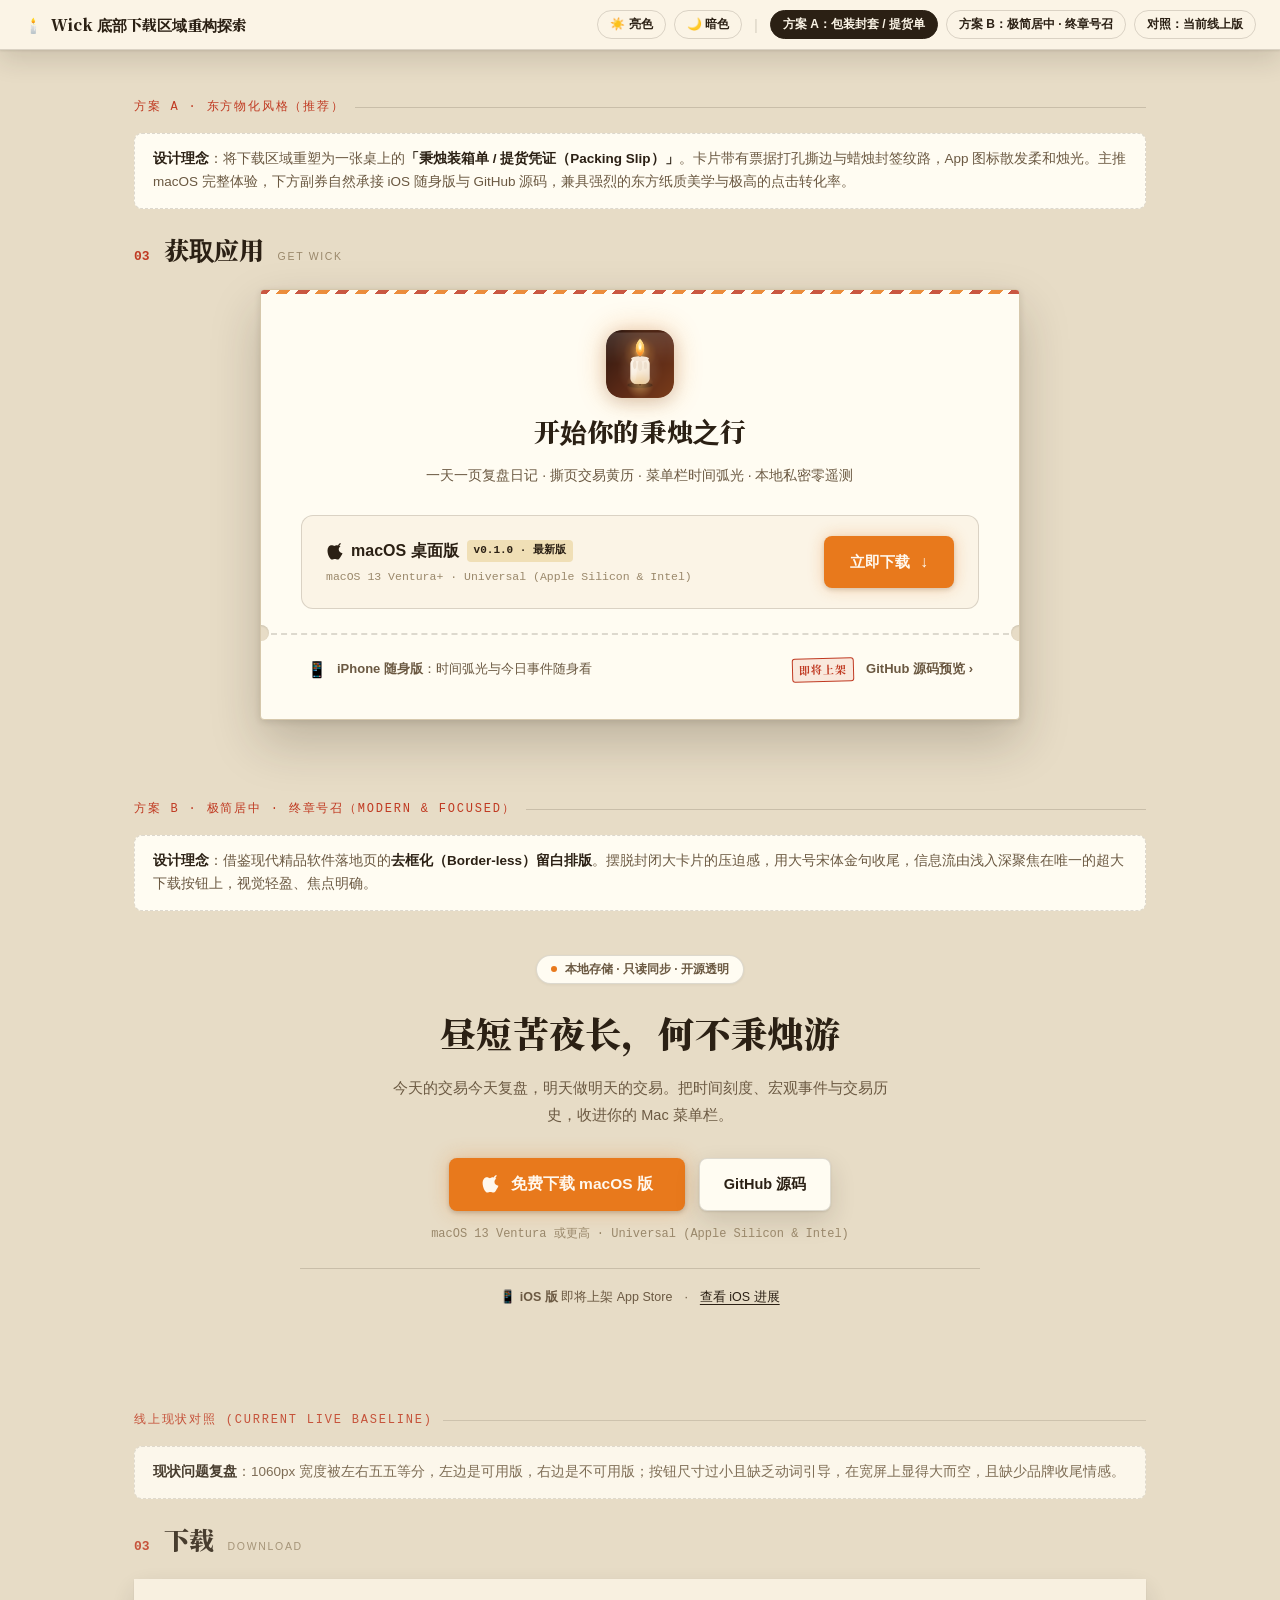
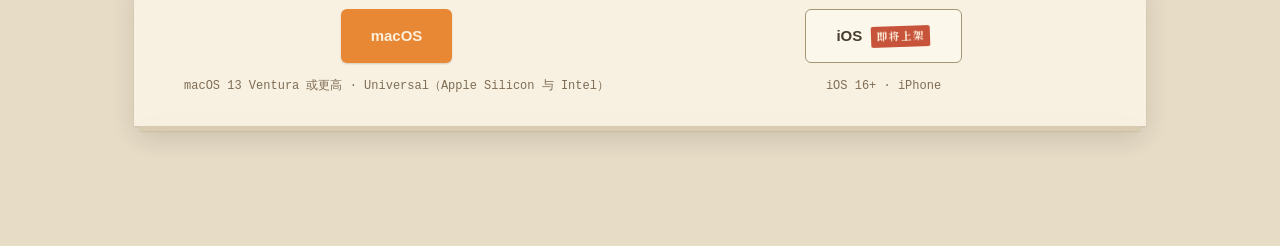
<file: designs/wick-download-exploration/index.html>
<!doctype html>
<html lang="zh" data-scheme="light" data-phase="day">
<head>
<meta charset="UTF-8">
<meta name="viewport" content="width=device-width, initial-scale=1">
<title>Wick 落地页 · 底部下载区域重构对比方案</title>
<link rel="preload" href="assets/fonts/wick-print.woff2" as="font" type="font/woff2" crossorigin>
<style>
@font-face {
  font-family: "Wick Print";
  src: url("assets/fonts/wick-print.woff2") format("woff2");
  font-weight: 200 900;
  font-style: normal;
  font-display: swap;
}

:root {
  --desk: #E7DCC6;
  --paper: #FBF4E6;
  --paper-hi: #FFFCF2;
  --paper-edge: #D6C8AC;
  --ink-1: #2B2014;
  --ink-2: #6B5942;
  --ink-3: #9A886B;
  --rule: rgba(43, 32, 20, 0.16);
  --ember: #E8791C;
  --ember-hi: #FFB25E;
  --glow: rgba(232, 121, 28, 0.32);
  --cinnabar: #C03A22;
  --cinnabar-press: #A8321E;
  --cinnabar-soft: rgba(192, 58, 34, 0.1);
  --dai: #3E5C50;
  --dai-soft: rgba(62, 92, 80, 0.12);
  --char-1: #191008;
  --stain-1: #F0DFB6;
  --stain-2: #E2C282;
  --tape: rgba(238, 210, 150, 0.5);
  --receipt: #FFFDF4;
  --receipt-ink: #33291A;
  --sh-page: 0 1px 2px rgba(43, 32, 20, 0.1), 0 10px 26px rgba(43, 32, 20, 0.14);
  --sh-lift: 0 2px 6px rgba(43, 32, 20, 0.12), 0 22px 50px rgba(43, 32, 20, 0.22);
  --f-print: "Wick Print", "Songti SC", "STSong", "HiraMinProN-W6", "Noto Serif SC", serif;
  --f-disp: ui-serif, "New York", "Wick Print", "Songti SC", serif;
  --f-ui: ui-rounded, "SF Pro Rounded", -apple-system, "PingFang SC", "Noto Sans SC", sans-serif;
  --f-mono: ui-monospace, "SF Mono", "Menlo", monospace;
  --grain-opacity: 0.06;
}

[data-phase="dawn"]:not([data-scheme="dark"]) {
  --desk: #EBDACB; --paper: #FBF0E4; --paper-hi: #FFFAF1; --paper-edge: #DBC4B2;
  --ink-1: #33231C; --ink-2: #715850; --ink-3: #9C7F71;
  --ember: #E06A38; --glow: rgba(224, 106, 56, 0.3);
}
[data-phase="dusk"]:not([data-scheme="dark"]) {
  --desk: #E5D2B0; --paper: #FAEEDA; --paper-hi: #FFF9EA; --paper-edge: #D3BE98;
  --ink-1: #2E2112; --ink-2: #6B5136; --ink-3: #94764F;
  --ember: #E07412; --glow: rgba(224, 116, 18, 0.34);
}
[data-phase="night"]:not([data-scheme="dark"]) {
  --desk: #D9D3C4; --paper: #EDE8DB; --paper-hi: #F5F1E6; --paper-edge: #C0B8A4;
  --ink-1: #29241B; --ink-2: #5E5747; --ink-3: #8A8171;
  --ember: #E8862B; --glow: rgba(232, 134, 43, 0.3);
}

[data-scheme="dark"] {
  --desk: #191209;
  --paper: #2C2214;
  --paper-hi: #362A18;
  --paper-edge: #4A3A22;
  --ink-1: #F0E3C6;
  --ink-2: rgba(240, 227, 198, 0.64);
  --ink-3: rgba(240, 227, 198, 0.42);
  --rule: rgba(240, 227, 198, 0.14);
  --ember: #F59A3C;
  --ember-hi: #FFC882;
  --glow: rgba(245, 154, 60, 0.42);
  --cinnabar: #E06A4C;
  --cinnabar-press: #C0502F;
  --cinnabar-soft: rgba(224, 106, 76, 0.14);
  --dai: #8FAE9E;
  --dai-soft: rgba(143, 174, 158, 0.14);
  --char-1: #0C0703;
  --stain-1: #4A3820;
  --stain-2: #6B5226;
  --tape: rgba(220, 190, 130, 0.28);
  --receipt: #F5EEDC;
  --receipt-ink: #33291A;
  --sh-page: 0 1px 2px rgba(0, 0, 0, 0.4), 0 12px 30px rgba(0, 0, 0, 0.5);
  --sh-lift: 0 2px 8px rgba(0, 0, 0, 0.5), 0 26px 60px rgba(0, 0, 0, 0.6);
  --grain-opacity: 0.09;
}

*, *::before, *::after { box-sizing: border-box; }
body {
  margin: 0;
  background: var(--desk);
  color: var(--ink-1);
  font-family: var(--f-ui);
  font-size: 15px;
  line-height: 1.6;
  padding-bottom: 80px;
}

/* 顶部控制条 */
.demo-bar {
  position: sticky; top: 0; z-index: 100;
  background: var(--paper);
  border-bottom: 1px solid var(--rule);
  padding: 10px 24px;
  display: flex; align-items: center; justify-content: space-between; gap: 16px;
  box-shadow: var(--sh-page);
}
.demo-title {
  font-family: var(--f-print);
  font-size: 15px; font-weight: 900;
  display: flex; align-items: center; gap: 8px;
}
.demo-controls { display: flex; align-items: center; gap: 8px; flex-wrap: wrap; }
.pill-btn {
  padding: 5px 12px;
  font-size: 12px; font-weight: 600;
  border-radius: 999px;
  border: 1px solid var(--rule);
  background: transparent;
  color: var(--ink-1);
  cursor: pointer;
  transition: all 150ms ease;
}
.pill-btn.active {
  background: var(--ink-1);
  color: var(--paper);
  border-color: var(--ink-1);
}
.pill-btn:hover:not(.active) { border-color: var(--ember); color: var(--ember); }

.container { width: 100%; max-width: 1060px; margin-inline: auto; padding-inline: 24px; }

.section-label {
  margin: 48px 0 16px;
  font-family: var(--f-mono);
  font-size: 12px;
  letter-spacing: 0.15em;
  text-transform: uppercase;
  color: var(--cinnabar);
  display: flex; align-items: center; gap: 10px;
}
.section-label::after {
  content: ""; flex: 1; height: 1px; background: var(--rule);
}

.plan-card-wrapper {
  margin-bottom: 40px;
}

.plan-desc {
  background: var(--paper-hi);
  border: 1px dashed var(--rule);
  border-radius: 8px;
  padding: 14px 18px;
  margin-bottom: 20px;
  font-size: 13.5px;
  color: var(--ink-2);
  line-height: 1.7;
}
.plan-desc strong { color: var(--ink-1); }

/* 公共元素 */
.sec-head { display: flex; align-items: baseline; gap: 14px; margin-bottom: 20px; }
.sec-head .no { font-family: var(--f-mono); font-size: 13px; font-weight: 700; color: var(--cinnabar); }
.sec-head h2 { margin: 0; font-family: var(--f-print); font-size: 25px; font-weight: 900; }
.sec-head .en { font-size: 10.5px; letter-spacing: 0.16em; text-transform: uppercase; color: var(--ink-3); }

/* ==========================================================================
   现状 (Current)
   ========================================================================== */
.current-dl-body {
  position: relative;
  background: var(--paper);
  box-shadow: var(--sh-page);
  padding: 30px 32px;
  text-align: center;
}
.current-dl-body::after {
  content: "";
  position: absolute; left: 6px; right: 6px; bottom: -5px; height: 5px;
  background: var(--paper-edge);
  box-shadow: var(--sh-page);
}
.current-dl-buttons { display: grid; grid-template-columns: 1fr 1fr; gap: 26px; align-items: start; }
.current-dl-col { display: flex; flex-direction: column; align-items: center; gap: 14px; }
.current-dl-meta { margin: 0; font-family: var(--f-mono); font-size: 12px; color: var(--ink-2); text-align: center; }
.current-btn-primary {
  display: inline-flex; align-items: baseline; gap: 8px;
  padding: 15px 30px;
  background: var(--ember);
  color: #FFF3E0;
  font-size: 15px; font-weight: 700;
  text-decoration: none;
  border-radius: 6px;
  box-shadow: 0 1px 2px rgba(43, 32, 20, 0.2);
}
.current-btn-ghost {
  display: inline-flex; align-items: center; gap: 9px;
  padding: 14px 30px;
  background: var(--paper-hi);
  color: var(--ink-1);
  font-size: 15px; font-weight: 600;
  text-decoration: none;
  border: 1px solid var(--ink-3);
  border-radius: 6px;
}
.current-soon {
  font-family: var(--f-print);
  font-size: 10.5px; font-weight: 700;
  letter-spacing: 0.08em;
  color: #FFF3E0;
  background: var(--cinnabar);
  border-radius: 2px;
  padding: 2px 6px;
  transform: rotate(-2deg);
}

/* ==========================================================================
   方案 A：「秉烛提货单 / 包装封套」（The Sealed Slip & Packing Slip）
   ========================================================================== */
.plan-a-container {
  max-width: 760px;
  margin: 0 auto;
  position: relative;
}

.slip-package {
  position: relative;
  background: var(--paper-hi);
  box-shadow: var(--sh-lift);
  border-radius: 4px;
  overflow: hidden;
  border: 1px solid var(--paper-edge);
}

/* 顶部封签装饰条 */
.slip-package::before {
  content: "";
  display: block;
  height: 4px;
  background: repeating-linear-gradient(
    -45deg,
    var(--cinnabar) 0 8px,
    var(--paper-hi) 8px 14px,
    var(--ember) 14px 22px,
    var(--paper-hi) 22px 28px
  );
  opacity: 0.85;
}

.slip-inner {
  padding: 36px 40px 32px;
  text-align: center;
}

.slip-hero {
  display: flex;
  flex-direction: column;
  align-items: center;
  gap: 12px;
  margin-bottom: 28px;
}

.slip-app-icon {
  width: 68px; height: 68px;
  border-radius: 16px;
  box-shadow: 0 4px 16px rgba(43, 32, 20, 0.15), 0 0 28px var(--glow);
  display: block;
}

.slip-hero h3 {
  margin: 0;
  font-family: var(--f-print);
  font-size: 26px;
  font-weight: 900;
  letter-spacing: 0.02em;
}

.slip-hero p {
  margin: 0;
  font-size: 14px;
  color: var(--ink-2);
  max-width: 480px;
  line-height: 1.7;
}

/* 主下载区（macOS） */
.slip-action-main {
  background: var(--paper);
  border: 1px solid var(--rule);
  border-radius: 12px;
  padding: 20px 24px;
  display: flex;
  align-items: center;
  justify-content: space-between;
  gap: 20px;
  margin-bottom: 24px;
  text-align: left;
}

.slip-action-info {
  display: flex;
  flex-direction: column;
  gap: 4px;
}

.slip-action-title {
  font-size: 16px;
  font-weight: 700;
  display: flex;
  align-items: center;
  gap: 8px;
}

.slip-apple-logo {
  width: 17px; height: 17px;
  fill: currentColor;
}

.slip-badge-ver {
  font-family: var(--f-mono);
  font-size: 11px;
  font-weight: 600;
  background: var(--stain-1);
  color: var(--ink-1);
  padding: 2px 7px;
  border-radius: 4px;
}

.slip-action-meta {
  font-family: var(--f-mono);
  font-size: 11.5px;
  color: var(--ink-3);
}

.btn-download-mac {
  flex: none;
  display: inline-flex;
  align-items: center;
  gap: 10px;
  padding: 13px 26px;
  background: var(--ember);
  color: #FFF8EE;
  font-size: 14.5px;
  font-weight: 700;
  border-radius: 8px;
  text-decoration: none;
  box-shadow: 0 2px 4px rgba(43, 32, 20, 0.15), 0 0 16px var(--glow);
  transition: all 180ms ease;
}
.btn-download-mac:hover {
  transform: translateY(-1px);
  box-shadow: 0 4px 10px rgba(43, 32, 20, 0.2), 0 0 24px var(--glow);
}

/* 票据副券（撕边线与 iOS 伴侣） */
.slip-tear-line {
  position: relative;
  margin: 0 -40px 20px;
  display: flex;
  align-items: center;
  justify-content: center;
}
.slip-tear-line::before {
  content: "";
  position: absolute; left: 0; right: 0; top: 50%;
  border-top: 2px dashed var(--rule);
}
.slip-tear-notch-left, .slip-tear-notch-right {
  position: absolute; top: 50%;
  width: 16px; height: 16px;
  border-radius: 50%;
  background: var(--desk);
  transform: translateY(-50%);
  z-index: 2;
  box-shadow: inset 0 1px 2px rgba(0, 0, 0, 0.12);
}
.slip-tear-notch-left { left: -8px; }
.slip-tear-notch-right { right: -8px; }

.slip-sub-row {
  display: flex;
  align-items: center;
  justify-content: space-between;
  padding: 4px 6px;
  font-size: 13px;
  color: var(--ink-2);
}

.slip-sub-left {
  display: flex;
  align-items: center;
  gap: 10px;
}

.slip-phone-icon {
  font-size: 16px;
}

.slip-sub-link {
  color: var(--ink-2);
  text-decoration: none;
  font-weight: 600;
  display: inline-flex;
  align-items: center;
  gap: 6px;
  transition: color 150ms ease;
}
.slip-sub-link:hover { color: var(--ember); }

.seal-cinnabar {
  font-family: var(--f-print);
  font-size: 11px;
  font-weight: 700;
  color: var(--cinnabar);
  border: 1.5px solid var(--cinnabar);
  border-radius: 3px;
  padding: 2px 6px;
  letter-spacing: 0.1em;
  background: var(--cinnabar-soft);
  transform: rotate(-1.5deg);
}

/* ==========================================================================
   方案 B：「极简居中 · 终章号召」（The Minimalist Focused Pitch）
   ========================================================================== */
.plan-b-container {
  max-width: 680px;
  margin: 0 auto;
  text-align: center;
  padding: 24px 0;
}

.pitch-pill {
  display: inline-flex;
  align-items: center;
  gap: 8px;
  padding: 4px 14px;
  background: var(--paper-hi);
  border: 1px solid var(--rule);
  border-radius: 999px;
  font-size: 12px;
  font-weight: 600;
  color: var(--ink-2);
  margin-bottom: 20px;
  box-shadow: 0 1px 3px rgba(43, 32, 20, 0.06);
}
.pitch-pill .dot {
  width: 6px; height: 6px; border-radius: 50%; background: var(--ember);
}

.pitch-title {
  font-family: var(--f-print);
  font-size: clamp(28px, 4vw, 36px);
  font-weight: 900;
  margin: 0 0 14px;
  letter-spacing: 0.01em;
}

.pitch-desc {
  font-size: 14.5px;
  color: var(--ink-2);
  line-height: 1.8;
  max-width: 520px;
  margin: 0 auto 30px;
}

.pitch-cta-group {
  display: flex;
  flex-direction: column;
  align-items: center;
  gap: 14px;
}

.pitch-buttons {
  display: flex;
  align-items: center;
  justify-content: center;
  gap: 14px;
  flex-wrap: wrap;
}

.pitch-btn-main {
  display: inline-flex;
  align-items: center;
  gap: 12px;
  padding: 14px 32px;
  background: var(--ember);
  color: #FFF8EE;
  font-size: 15.5px;
  font-weight: 700;
  text-decoration: none;
  border-radius: 8px;
  box-shadow: 0 2px 4px rgba(43, 32, 20, 0.2), 0 0 20px var(--glow);
  transition: all 180ms ease;
}
.pitch-btn-main:hover {
  transform: translateY(-2px);
  box-shadow: 0 4px 12px rgba(43, 32, 20, 0.25), 0 0 30px var(--glow);
}

.pitch-btn-sub {
  display: inline-flex;
  align-items: center;
  gap: 8px;
  padding: 14px 24px;
  background: var(--paper-hi);
  color: var(--ink-1);
  font-size: 14.5px;
  font-weight: 600;
  text-decoration: none;
  border: 1px solid var(--rule);
  border-radius: 8px;
  box-shadow: var(--sh-page);
  transition: all 180ms ease;
}
.pitch-btn-sub:hover {
  border-color: var(--ember);
  color: var(--ember);
}

.pitch-meta {
  font-family: var(--f-mono);
  font-size: 12px;
  color: var(--ink-3);
}

.pitch-ios-strip {
  margin-top: 24px;
  padding-top: 18px;
  border-top: 1px solid var(--rule);
  display: flex;
  align-items: center;
  justify-content: center;
  gap: 12px;
  font-size: 12.5px;
  color: var(--ink-2);
}
.pitch-ios-strip a {
  color: var(--ink-1);
  text-decoration: underline;
  text-underline-offset: 3px;
}
.pitch-ios-strip a:hover { color: var(--ember); }

/* 响应式 */
@media (max-width: 680px) {
  .slip-action-main { flex-direction: column; align-items: stretch; gap: 16px; }
  .btn-download-mac { justify-content: center; }
  .slip-inner { padding: 24px 20px 20px; }
  .slip-tear-line { margin: 0 -20px 16px; }
  .slip-sub-row { flex-direction: column; gap: 8px; align-items: center; }
}
</style>
</head>
<body>

<header class="demo-bar">
  <div class="demo-title">
    <span>🕯️</span>
    <span>Wick 底部下载区域重构探索</span>
  </div>
  <div class="demo-controls">
    <button class="pill-btn" onclick="setScheme('light')">☀️ 亮色</button>
    <button class="pill-btn" onclick="setScheme('dark')">🌙 暗色</button>
    <span style="color: var(--rule); margin: 0 4px;">|</span>
    <button class="pill-btn active" onclick="scrollToSection('sec-plan-a')">方案 A：包装封套 / 提货单</button>
    <button class="pill-btn" onclick="scrollToSection('sec-plan-b')">方案 B：极简居中 · 终章号召</button>
    <button class="pill-btn" onclick="scrollToSection('sec-current')">对照：当前线上版</button>
  </div>
</header>

<main class="container">

  <!-- ==================== 方案 A ==================== -->
  <div id="sec-plan-a" class="plan-card-wrapper">
    <div class="section-label">方案 A · 东方物化风格（推荐）</div>
    <div class="plan-desc">
      <strong>设计理念</strong>：将下载区域重塑为一张桌上的<strong>「秉烛装箱单 / 提货凭证（Packing Slip）」</strong>。卡片带有票据打孔撕边与蜡烛封签纹路，App 图标散发柔和烛光。主推 macOS 完整体验，下方副券自然承接 iOS 随身版与 GitHub 源码，兼具强烈的东方纸质美学与极高的点击转化率。
    </div>

    <div class="sec-head">
      <span class="no">03</span>
      <h2>获取应用</h2>
      <span class="en">Get Wick</span>
    </div>

    <div class="plan-a-container">
      <div class="slip-package">
        <div class="slip-inner">
          <div class="slip-hero">
            <img class="slip-app-icon" src="assets/app-icon.png" alt="Wick App Icon">
            <h3>开始你的秉烛之行</h3>
            <p>一天一页复盘日记 · 撕页交易黄历 · 菜单栏时间弧光 · 本地私密零遥测</p>
          </div>

          <!-- 主 CTA 行 -->
          <div class="slip-action-main">
            <div class="slip-action-info">
              <div class="slip-action-title">
                <svg class="slip-apple-logo" viewBox="0 0 170 170">
                  <path d="M150.37 130.25c-2.45 5.66-5.35 10.87-8.71 15.66-4.58 6.53-8.33 11.05-11.22 13.56-4.48 4.12-9.28 6.23-14.42 6.35-3.69 0-8.14-1.05-13.32-3.18-5.19-2.12-9.97-3.17-14.34-3.17-4.58 0-9.49 1.05-14.75 3.17-5.26 2.13-9.5 3.24-12.74 3.35-4.35.13-9.16-1.9-14.42-6.08-3.7-3.04-7.58-7.7-11.64-13.98-6.19-9.57-11.05-20.98-14.58-34.22-3.53-13.23-5.3-25.7-5.3-37.4 0-14.78 3.8-27.17 11.4-37.16 7.6-10 17.2-15.1 28.8-15.3 4.8 0 10.3 1.3 16.5 3.9 6.2 2.6 10.1 4 11.7 4 1.4 0 5.4-1.4 12-4.2 6.6-2.8 12.3-4 17.1-3.6 13.5.7 24.3 5.4 32.4 14.1-11.9 7.2-17.7 17.2-17.5 29.9.2 9.9 4 18.2 11.4 24.9 7.4 6.7 16.1 10.5 26.1 11.4-2.1 6.5-4.7 12.8-7.8 18.9zM119.22 31.85c0-7.2 2.6-13.9 7.8-20.1 5.2-6.2 11.7-10.4 19.5-12.6.4 1.3.6 2.5.6 3.6 0 7.3-2.8 14.3-8.4 20.9-5.6 6.6-12.4 10.5-20.4 11.8.3-1.2.9-2.4.9-3.6z"/>
                </svg>
                <span>macOS 桌面版</span>
                <span class="slip-badge-ver">v0.1.0 · 最新版</span>
              </div>
              <span class="slip-action-meta">macOS 13 Ventura+ · Universal (Apple Silicon & Intel)</span>
            </div>
            <a class="btn-download-mac" href="https://github.com/miaoz/wick/releases/latest" target="_blank" rel="noopener">
              <span>立即下载</span>
              <span style="font-size: 16px;">↓</span>
            </a>
          </div>

          <!-- 撕边虚线 -->
          <div class="slip-tear-line">
            <div class="slip-tear-notch-left"></div>
            <div class="slip-tear-notch-right"></div>
          </div>

          <!-- 底部副券 -->
          <div class="slip-sub-row">
            <div class="slip-sub-left">
              <span class="slip-phone-icon">📱</span>
              <span><strong>iPhone 随身版</strong>：时间弧光与今日事件随身看</span>
            </div>
            <div style="display: flex; align-items: center; gap: 12px;">
              <span class="seal-cinnabar">即将上架</span>
              <a class="slip-sub-link" href="https://github.com/miaoz/wick/tree/main/ios" target="_blank" rel="noopener">
                <span>GitHub 源码预览 ›</span>
              </a>
            </div>
          </div>

        </div>
      </div>
    </div>
  </div>


  <!-- ==================== 方案 B ==================== -->
  <div id="sec-plan-b" class="plan-card-wrapper" style="margin-top: 80px;">
    <div class="section-label">方案 B · 极简居中 · 终章号召（Modern & Focused）</div>
    <div class="plan-desc">
      <strong>设计理念</strong>：借鉴现代精品软件落地页的<strong>去框化（Border-less）留白排版</strong>。摆脱封闭大卡片的压迫感，用大号宋体金句收尾，信息流由浅入深聚焦在唯一的超大下载按钮上，视觉轻盈、焦点明确。
    </div>

    <div class="plan-b-container">
      <div class="pitch-pill">
        <span class="dot"></span>
        <span>本地存储 · 只读同步 · 开源透明</span>
      </div>
      <h2 class="pitch-title">昼短苦夜长，何不秉烛游</h2>
      <p class="pitch-desc">今天的交易今天复盘，明天做明天的交易。把时间刻度、宏观事件与交易历史，收进你的 Mac 菜单栏。</p>

      <div class="pitch-cta-group">
        <div class="pitch-buttons">
          <a class="pitch-btn-main" href="https://github.com/miaoz/wick/releases/latest" target="_blank" rel="noopener">
            <svg style="width: 18px; height: 18px; fill: currentColor;" viewBox="0 0 170 170">
              <path d="M150.37 130.25c-2.45 5.66-5.35 10.87-8.71 15.66-4.58 6.53-8.33 11.05-11.22 13.56-4.48 4.12-9.28 6.23-14.42 6.35-3.69 0-8.14-1.05-13.32-3.18-5.19-2.12-9.97-3.17-14.34-3.17-4.58 0-9.49 1.05-14.75 3.17-5.26 2.13-9.5 3.24-12.74 3.35-4.35.13-9.16-1.9-14.42-6.08-3.7-3.04-7.58-7.7-11.64-13.98-6.19-9.57-11.05-20.98-14.58-34.22-3.53-13.23-5.3-25.7-5.3-37.4 0-14.78 3.8-27.17 11.4-37.16 7.6-10 17.2-15.1 28.8-15.3 4.8 0 10.3 1.3 16.5 3.9 6.2 2.6 10.1 4 11.7 4 1.4 0 5.4-1.4 12-4.2 6.6-2.8 12.3-4 17.1-3.6 13.5.7 24.3 5.4 32.4 14.1-11.9 7.2-17.7 17.2-17.5 29.9.2 9.9 4 18.2 11.4 24.9 7.4 6.7 16.1 10.5 26.1 11.4-2.1 6.5-4.7 12.8-7.8 18.9zM119.22 31.85c0-7.2 2.6-13.9 7.8-20.1 5.2-6.2 11.7-10.4 19.5-12.6.4 1.3.6 2.5.6 3.6 0 7.3-2.8 14.3-8.4 20.9-5.6 6.6-12.4 10.5-20.4 11.8.3-1.2.9-2.4.9-3.6z"/>
            </svg>
            <span>免费下载 macOS 版</span>
          </a>
          <a class="pitch-btn-sub" href="https://github.com/miaoz/wick" target="_blank" rel="noopener">
            <span>GitHub 源码</span>
          </a>
        </div>
        <span class="pitch-meta">macOS 13 Ventura 或更高 · Universal (Apple Silicon & Intel)</span>
      </div>

      <div class="pitch-ios-strip">
        <span>📱 <strong>iOS 版</strong> 即将上架 App Store</span>
        <span>·</span>
        <a href="https://github.com/miaoz/wick/tree/main/ios" target="_blank" rel="noopener">查看 iOS 进展</a>
      </div>
    </div>
  </div>


  <!-- ==================== 当前对照 ==================== -->
  <div id="sec-current" class="plan-card-wrapper" style="margin-top: 80px; opacity: 0.85;">
    <div class="section-label">线上现状对照 (Current Live Baseline)</div>
    <div class="plan-desc">
      <strong>现状问题复盘</strong>：1060px 宽度被左右五五等分，左边是可用版，右边是不可用版；按钮尺寸过小且缺乏动词引导，在宽屏上显得大而空，且缺少品牌收尾情感。
    </div>

    <div class="sec-head">
      <span class="no">03</span>
      <h2>下载</h2>
      <span class="en">Download</span>
    </div>
    <div class="current-dl-body">
      <div class="current-dl-buttons">
        <div class="current-dl-col">
          <div style="display: flex; gap: 12px;">
            <a class="current-btn-primary" href="#">
              <span>macOS</span>
            </a>
          </div>
          <p class="current-dl-meta">macOS 13 Ventura 或更高 · Universal（Apple Silicon 与 Intel）</p>
        </div>
        <div class="current-dl-col">
          <div style="display: flex; gap: 12px;">
            <a class="current-btn-ghost" href="#">
              <span>iOS</span><span class="current-soon">即将上架</span>
            </a>
          </div>
          <p class="current-dl-meta">iOS 16+ · iPhone</p>
        </div>
      </div>
    </div>
  </div>

</main>

<script>
function setScheme(s) {
  document.documentElement.setAttribute('data-scheme', s);
}
function scrollToSection(id) {
  document.getElementById(id).scrollIntoView({ behavior: 'smooth' });
}
</script>

</body>
</html>
</file>
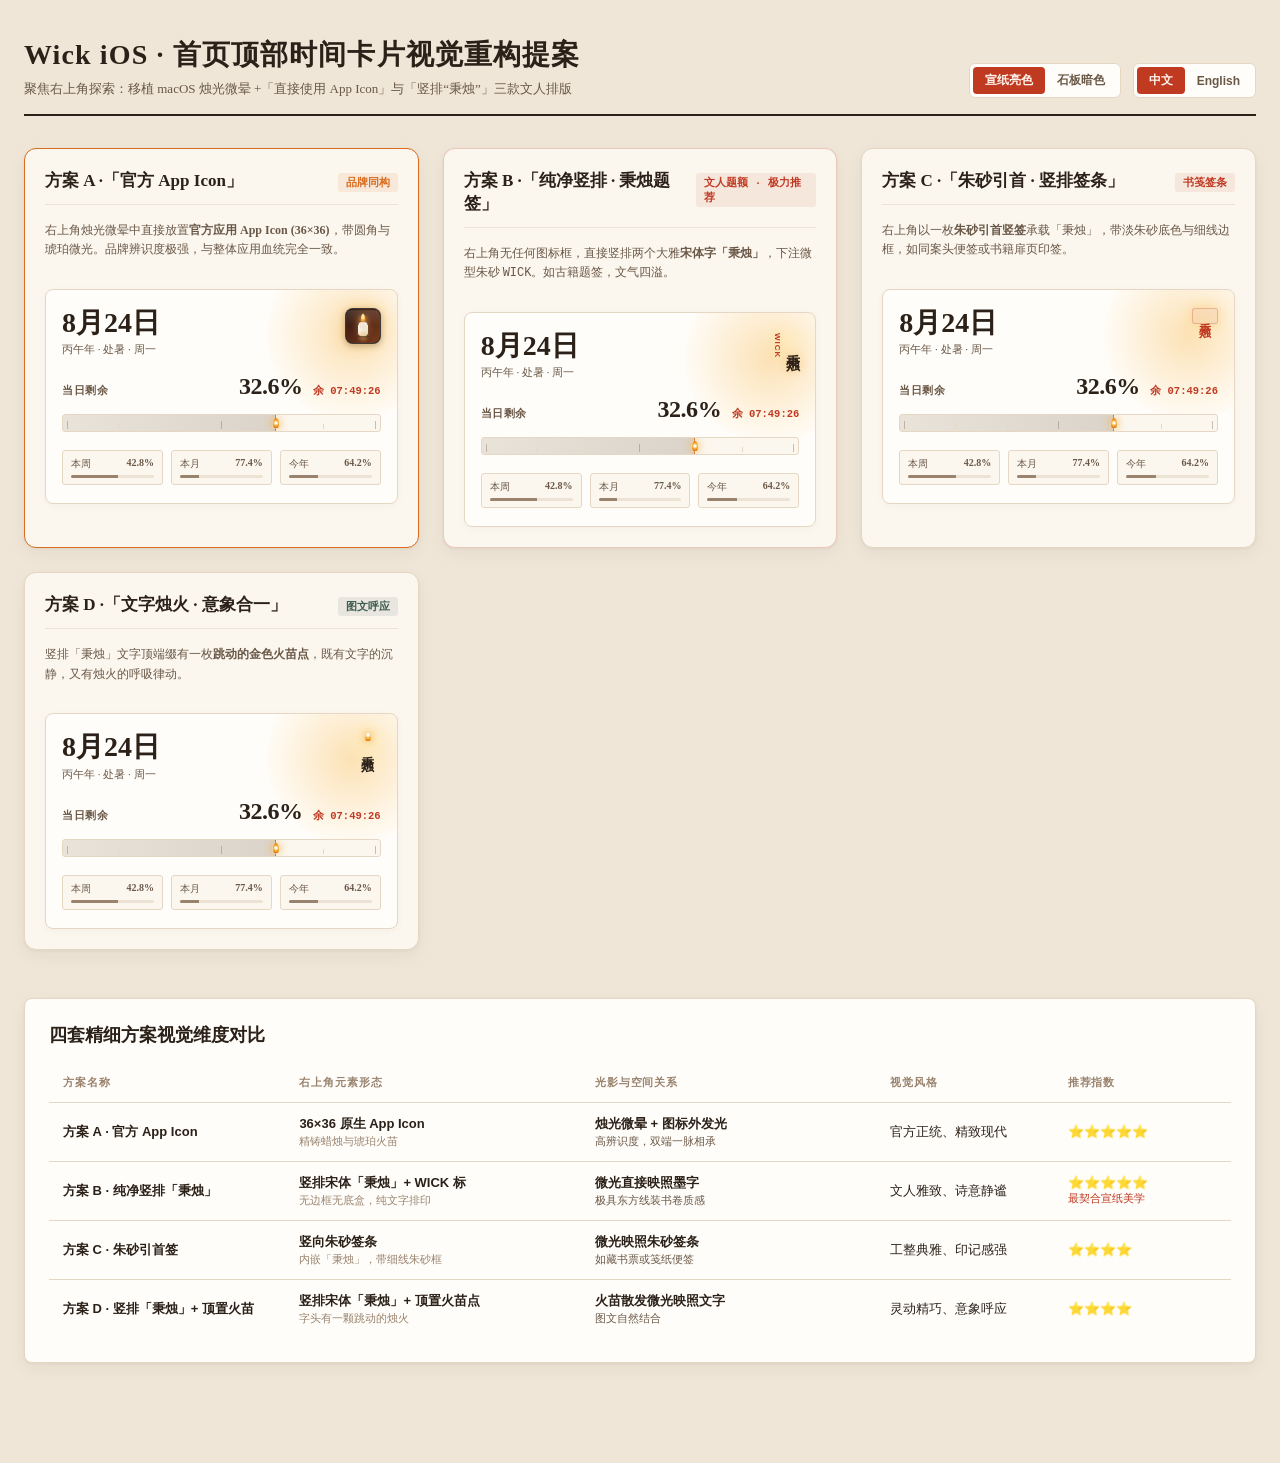
<file: designs/wick-hero-card-exploration/index.html>
<!DOCTYPE html>
<html lang="zh" data-scheme="light" data-phase="day">
<head>
<meta charset="UTF-8">
<meta name="viewport" content="width=device-width, initial-scale=1.0">
<title>Wick iOS · 首页顶部时间卡片视觉重构提案 (App Icon & 竖排「秉烛」探索)</title>
<style>
  :root {
    /* Wick 经典宣纸色系 */
    --desk: #EFE6D8;
    --paper: #FBF6EE;
    --paper-hi: #FFFDF9;
    --paper-edge: #E3D5C0;
    --rule: #E5D7C3;
    --rule-light: rgba(229, 215, 195, 0.6);
    
    --ink-1: #2B2118;
    --ink-2: #6A5847;
    --ink-3: #99836E;
    --ink-faint: #C8BAA7;
    
    --cinnabar: #C03A22;
    --cinnabar-soft: rgba(192, 58, 34, 0.08);
    --cinnabar-border: rgba(192, 58, 34, 0.25);
    
    --ember: #D96C1E;
    --ember-hi: #F5A623;
    --ember-glow: rgba(245, 166, 35, 0.38);
    --ember-soft: rgba(217, 108, 30, 0.1);
    
    --ambient-glow: rgba(245, 166, 35, 0.32);
    
    --dai: #3E5C50;
    --dai-soft: rgba(62, 92, 80, 0.1);
    
    --stain-1: rgba(106, 88, 71, 0.12);
    --stain-2: rgba(106, 88, 71, 0.22);
    
    --sh-card: 0 1px 3px rgba(43, 33, 24, 0.05), 0 6px 18px rgba(43, 33, 24, 0.05);
    
    --f-print: "Songti SC", "Songti TC", "STSong", "Hiragino Mincho ProN", "Noto Serif CJK SC", serif;
    --f-ui: -apple-system, BlinkMacSystemFont, "SF Pro Text", "PingFang SC", "Hiragino Sans", sans-serif;
    --f-mono: "SF Mono", "Menlo", "Courier New", monospace;
  }

  [data-scheme="dark"] {
    --desk: #181512;
    --paper: #221D18;
    --paper-hi: #2A241E;
    --paper-edge: #1A1612;
    --rule: #3D342B;
    --rule-light: rgba(61, 52, 43, 0.6);
    
    --ink-1: #EFE4D6;
    --ink-2: #B3A08D;
    --ink-3: #7D6E60;
    --ink-faint: #4E4338;
    
    --cinnabar: #DE533A;
    --cinnabar-soft: rgba(222, 83, 58, 0.15);
    --cinnabar-border: rgba(222, 83, 58, 0.35);
    
    --ember: #E87E30;
    --ember-hi: #FFB74D;
    --ember-glow: rgba(255, 183, 77, 0.35);
    --ember-soft: rgba(232, 126, 48, 0.15);
    
    --ambient-glow: rgba(255, 183, 77, 0.22);
    
    --dai: #568070;
    --dai-soft: rgba(86, 128, 112, 0.15);
    
    --stain-1: rgba(239, 228, 214, 0.08);
    --stain-2: rgba(239, 228, 214, 0.16);
    
    --sh-card: 0 2px 10px rgba(0, 0, 0, 0.4);
  }

  * { margin: 0; padding: 0; box-sizing: border-box; }
  body {
    font-family: var(--f-ui);
    background: var(--desk);
    color: var(--ink-1);
    min-height: 100vh;
    padding: 36px 24px 100px;
    transition: background 0.3s, color 0.3s;
  }

  /* Header & Navigation */
  .header-bar {
    max-width: 1320px;
    margin: 0 auto 32px;
    display: flex;
    justify-content: space-between;
    align-items: flex-end;
    border-bottom: 2px solid var(--ink-1);
    padding-bottom: 16px;
  }
  .title-group h1 {
    font-family: var(--f-print);
    font-size: 28px;
    font-weight: 900;
    letter-spacing: 0.04em;
  }
  .title-group p {
    font-size: 13px;
    color: var(--ink-2);
    margin-top: 6px;
    font-family: var(--f-print);
  }

  .controls-bar {
    display: flex;
    gap: 12px;
    align-items: center;
  }
  .pill-group {
    display: flex;
    background: var(--paper-hi);
    border: 1px solid var(--rule);
    border-radius: 6px;
    padding: 3px;
  }
  .pill-btn {
    border: none;
    background: transparent;
    font-size: 12px;
    font-weight: 600;
    color: var(--ink-2);
    padding: 5px 12px;
    border-radius: 4px;
    cursor: pointer;
    transition: all 0.18s;
  }
  .pill-btn.active {
    background: var(--cinnabar);
    color: #FFF6EE;
  }

  /* Comparison Grid */
  .grid-container {
    max-width: 1320px;
    margin: 0 auto;
    display: grid;
    grid-template-columns: repeat(auto-fit, minmax(305px, 1fr));
    gap: 24px;
  }

  .proposal-card {
    background: var(--paper);
    border: 1px solid var(--rule);
    border-radius: 12px;
    padding: 20px;
    box-shadow: var(--sh-card);
    display: flex;
    flex-direction: column;
    gap: 16px;
    position: relative;
    transition: border-color 0.2s, transform 0.15s ease;
  }
  .proposal-card:hover {
    border-color: var(--ember);
    transform: translateY(-2px);
  }
  .proposal-header {
    display: flex;
    justify-content: space-between;
    align-items: baseline;
    border-bottom: 1px solid var(--rule-light);
    padding-bottom: 12px;
  }
  .proposal-header .badge {
    font-family: var(--f-mono);
    font-size: 11px;
    font-weight: 800;
    color: var(--cinnabar);
    background: var(--cinnabar-soft);
    padding: 2px 8px;
    border-radius: 3px;
  }
  .proposal-header h2 {
    font-family: var(--f-print);
    font-size: 17px;
    font-weight: 900;
  }
  .proposal-desc {
    font-size: 12px;
    color: var(--ink-2);
    line-height: 1.6;
    font-family: var(--f-print);
    min-height: 52px;
  }

  /* Mock iPhone Screen Container */
  .phone-canvas {
    background: var(--paper-hi);
    border: 1px solid var(--rule);
    border-radius: 8px;
    padding: 18px 16px;
    box-shadow: 0 2px 8px rgba(0, 0, 0, 0.03);
    position: relative;
    overflow: hidden;
  }

  /* ----------------------------------------------------
     THE MACOS AMBIENT CANDLE HALO (右上角烛光微晕)
     ---------------------------------------------------- */
  .ambient-halo-tr {
    position: absolute;
    top: -40px;
    right: -40px;
    width: 170px;
    height: 170px;
    border-radius: 50%;
    background: radial-gradient(circle, var(--ambient-glow) 0%, rgba(245, 166, 35, 0.12) 45%, transparent 75%);
    pointer-events: none;
    z-index: 1;
  }
  .ambient-halo-core {
    position: absolute;
    top: 0;
    right: 0;
    width: 60px;
    height: 60px;
    background: radial-gradient(circle, rgba(255, 235, 180, 0.5) 0%, transparent 60%);
    pointer-events: none;
    z-index: 1;
  }

  /* ----------------------------------------------------
     COMMON CARD INNER
     ---------------------------------------------------- */
  .card-inner {
    display: flex;
    flex-direction: column;
    gap: 14px;
    position: relative;
    z-index: 2;
  }
  .top-row {
    display: flex;
    justify-content: space-between;
    align-items: flex-start;
    position: relative;
    z-index: 2;
  }
  .date-main {
    font-family: var(--f-print);
    font-size: 28px;
    font-weight: 900;
    line-height: 1.05;
  }
  .date-sub {
    font-family: var(--f-print);
    font-size: 11px;
    color: var(--ink-2);
    margin-top: 5px;
  }

  .hero-metric-row {
    display: flex;
    justify-content: space-between;
    align-items: baseline;
    margin-top: 2px;
    position: relative;
    z-index: 2;
  }
  .metric-label {
    font-family: var(--f-print);
    font-size: 11px;
    font-weight: 700;
    color: var(--ink-2);
    letter-spacing: 0.05em;
  }
  .metric-pct {
    font-family: "Georgia", "Baskerville", var(--f-print);
    font-size: 24px;
    font-weight: 700;
    font-variant-numeric: tabular-nums;
    color: var(--ink-1);
    letter-spacing: -0.02em;
  }
  .metric-countdown {
    font-family: var(--f-mono);
    font-size: 10.5px;
    color: var(--cinnabar);
    font-weight: 600;
    margin-left: 6px;
  }

  /* 沉香纸槽刻度进度条 */
  .burn-canal {
    position: relative;
    height: 18px;
    background: var(--paper);
    border: 1px solid var(--rule);
    border-radius: 3px;
    overflow: hidden;
    display: flex;
    align-items: center;
    z-index: 2;
  }
  .burn-canal-fill {
    position: absolute;
    left: 0;
    top: 0;
    bottom: 0;
    width: 67.4%;
    background: linear-gradient(90deg, var(--stain-1) 0%, var(--stain-2) 100%);
    border-right: 1.5px solid var(--ember);
  }
  .burn-canal-flame {
    position: absolute;
    left: 67.4%;
    top: 50%;
    transform: translate(-50%, -50%);
    width: 6px;
    height: 10px;
    background: radial-gradient(circle, #FFF 10%, var(--ember-hi) 50%, var(--ember) 90%);
    border-radius: 50% 50% 30% 30% / 60% 60% 40% 40%;
    box-shadow: 0 0 8px var(--ember-hi), 0 0 2px #FFF;
    z-index: 3;
  }
  .burn-canal-ticks {
    position: absolute;
    inset: 0;
    display: flex;
    justify-content: space-between;
    padding: 0 4px;
    pointer-events: none;
    z-index: 1;
  }
  .tick-mark {
    width: 1px;
    height: 5px;
    background: var(--rule);
    margin-top: auto;
    margin-bottom: 2px;
  }
  .tick-mark.major {
    height: 8px;
    background: var(--ink-3);
    opacity: 0.5;
  }

  /* 三列小签条 */
  .sub-chips-row {
    display: grid;
    grid-template-columns: repeat(3, 1fr);
    gap: 8px;
    margin-top: 4px;
    position: relative;
    z-index: 2;
  }
  .sub-chip {
    background: var(--paper);
    border: 1px solid var(--rule);
    border-radius: 3px;
    padding: 6px 8px;
    display: flex;
    flex-direction: column;
    gap: 4px;
  }
  .sub-chip-head {
    display: flex;
    justify-content: space-between;
    font-size: 10px;
    font-family: var(--f-print);
    color: var(--ink-2);
  }
  .sub-chip-bar {
    height: 3px;
    background: var(--rule-light);
    border-radius: 1.5px;
    overflow: hidden;
  }
  .sub-chip-fill {
    height: 100%;
    background: var(--ink-3);
  }

  /* ----------------------------------------------------
     SPECIFIC RIGHT-HEADER VARIATIONS
     ---------------------------------------------------- */
  
  /* 1. App Icon Badge (官方应用图标) */
  .app-icon-badge {
    width: 36px;
    height: 36px;
    border-radius: 8px;
    box-shadow: 0 0 16px var(--ember-glow), 0 2px 6px rgba(0,0,0,0.25);
    overflow: hidden;
    flex: none;
    z-index: 3;
    background: #1C1814;
    border: 1px solid rgba(255,255,255,0.15);
  }
  .app-icon-badge img {
    width: 100%;
    height: 100%;
    display: block;
  }

  /* 2. 竖排纯净宋体「秉烛」 (Pure Typography) */
  .vertical-calligraphy-pure {
    font-family: var(--f-print);
    font-size: 14px;
    font-weight: 900;
    color: var(--ink-1);
    writing-mode: vertical-rl;
    letter-spacing: 4px;
    line-height: 1;
    padding: 2px 0;
    text-shadow: 0 0 12px var(--ambient-glow);
    z-index: 3;
    display: flex;
    flex-direction: column;
    align-items: center;
    gap: 4px;
  }
  .vertical-calligraphy-pure small {
    font-family: var(--f-ui);
    font-size: 8px;
    font-weight: 700;
    letter-spacing: 1px;
    color: var(--cinnabar);
    text-transform: uppercase;
  }

  /* 3. 竖排朱砂引首签 (Cinnabar Vertical Slip) */
  .vertical-slip-cinnabar {
    background: var(--cinnabar-soft);
    border: 1px solid var(--cinnabar-border);
    padding: 4px 6px;
    border-radius: 3px;
    font-family: var(--f-print);
    font-size: 12px;
    font-weight: 900;
    color: var(--cinnabar);
    writing-mode: vertical-rl;
    letter-spacing: 3px;
    line-height: 1;
    z-index: 3;
    box-shadow: 0 0 12px var(--ambient-glow);
    display: flex;
    align-items: center;
    justify-content: center;
  }

  /* 4. 竖排「秉烛」+ 顶置火苗 (Vertical Text + Flame Dot) */
  .vertical-text-with-flame {
    display: flex;
    flex-direction: column;
    align-items: center;
    gap: 4px;
    z-index: 3;
  }
  .mini-top-flame {
    width: 6px;
    height: 9px;
    background: radial-gradient(circle at 50% 30%, #FFF 10%, var(--ember-hi) 60%, var(--ember) 100%);
    border-radius: 50% 50% 35% 35% / 60% 60% 40% 40%;
    box-shadow: 0 0 8px var(--ember-hi);
  }
  .vertical-text-chars {
    font-family: var(--f-print);
    font-size: 13px;
    font-weight: 900;
    color: var(--ink-1);
    writing-mode: vertical-rl;
    letter-spacing: 3px;
    line-height: 1;
  }

  /* Comparison Details */
  .table-section {
    max-width: 1320px;
    margin: 48px auto 0;
    background: var(--paper-hi);
    border: 1px solid var(--rule);
    border-radius: 8px;
    padding: 24px;
    box-shadow: var(--sh-card);
  }
  .table-section h3 {
    font-family: var(--f-print);
    font-size: 18px;
    font-weight: 900;
    margin-bottom: 16px;
  }
  table.matrix {
    width: 100%;
    border-collapse: collapse;
    font-size: 13px;
  }
  table.matrix th, table.matrix td {
    padding: 12px 14px;
    border-bottom: 1px solid var(--rule);
    text-align: left;
    vertical-align: middle;
  }
  table.matrix th {
    font-family: var(--f-print);
    font-size: 11px;
    font-weight: 800;
    color: var(--ink-3);
    text-transform: uppercase;
    letter-spacing: 0.08em;
  }
  table.matrix tr:last-child td {
    border-bottom: none;
  }
  .pill-tag {
    display: inline-block;
    font-size: 10px;
    font-weight: 700;
    padding: 2px 6px;
    border-radius: 3px;
    background: var(--paper);
    border: 1px solid var(--rule);
    color: var(--ink-2);
  }
</style>
</head>
<body>

<div class="header-bar">
  <div class="title-group">
    <h1>Wick iOS · 首页顶部时间卡片视觉重构提案</h1>
    <p>聚焦右上角探索：移植 macOS 烛光微晕 +「直接使用 App Icon」与「竖排“秉烛”」三款文人排版</p>
  </div>
  <div class="controls-bar">
    <div class="pill-group">
      <button class="pill-btn active" onclick="setScheme('light')">宣纸亮色</button>
      <button class="pill-btn" onclick="setScheme('dark')">石板暗色</button>
    </div>
    <div class="pill-group">
      <button class="pill-btn active" onclick="setLang('zh')">中文</button>
      <button class="pill-btn" onclick="setLang('en')">English</button>
    </div>
  </div>
</div>

<div class="grid-container">

  <!-- 1. 方案 A：直接使用官方 App Icon (带微光) -->
  <div class="proposal-card" style="border-color: var(--ember);">
    <div class="proposal-header">
      <h2>方案 A ·「官方 App Icon」</h2>
      <span class="badge" style="color: var(--ember); background: var(--ember-soft);">品牌同构</span>
    </div>
    <div class="proposal-desc">
      右上角烛光微晕中直接放置<b>官方应用 App Icon (36×36)</b>，带圆角与琥珀微光。品牌辨识度极强，与整体应用血统完全一致。
    </div>
    <div class="phone-canvas">
      <!-- 烛光微晕 -->
      <div class="ambient-halo-tr"></div>
      <div class="ambient-halo-core"></div>

      <div class="card-inner">
        <div class="top-row">
          <div>
            <div class="date-main loc-date">8月24日</div>
            <div class="date-sub loc-lunar">丙午年 · 处暑 · 周一</div>
          </div>

          <!-- 真实官方 App Icon -->
          <div class="app-icon-badge" title="Wick Official App Icon">
            <img src="app-icon.png" alt="Wick App Icon" />
          </div>
        </div>

        <div class="hero-metric-row">
          <span class="metric-label loc-today-rem">当日剩余</span>
          <div>
            <span class="metric-pct">32.6%</span>
            <span class="metric-countdown">余 07:49:26</span>
          </div>
        </div>

        <!-- 沉香刻度纸槽 -->
        <div class="burn-canal">
          <div class="burn-canal-fill"></div>
          <div class="burn-canal-flame"></div>
          <div class="burn-canal-ticks">
            <div class="tick-mark major"></div>
            <div class="tick-mark"></div>
            <div class="tick-mark"></div>
            <div class="tick-mark major"></div>
            <div class="tick-mark"></div>
            <div class="tick-mark"></div>
            <div class="tick-mark major"></div>
          </div>
        </div>

        <!-- 底部三签条 -->
        <div class="sub-chips-row">
          <div class="sub-chip">
            <div class="sub-chip-head"><span class="loc-week">本周</span><b>42.8%</b></div>
            <div class="sub-chip-bar"><div class="sub-chip-fill" style="width: 57.2%;"></div></div>
          </div>
          <div class="sub-chip">
            <div class="sub-chip-head"><span class="loc-month">本月</span><b>77.4%</b></div>
            <div class="sub-chip-bar"><div class="sub-chip-fill" style="width: 22.6%;"></div></div>
          </div>
          <div class="sub-chip">
            <div class="sub-chip-head"><span class="loc-year">今年</span><b>64.2%</b></div>
            <div class="sub-chip-bar"><div class="sub-chip-fill" style="width: 35.8%;"></div></div>
          </div>
        </div>
      </div>
    </div>
  </div>

  <!-- 2. 方案 B：纯净竖排宋体「秉烛」 -->
  <div class="proposal-card" style="border-color: var(--cinnabar-border);">
    <div class="proposal-header">
      <h2>方案 B ·「纯净竖排 · 秉烛题签」</h2>
      <span class="badge">文人题额 · 极力推荐</span>
    </div>
    <div class="proposal-desc">
      右上角无任何图标框，直接竖排两个大雅<b>宋体字「秉烛」</b>，下注微型朱砂 <code>WICK</code>。如古籍题签，文气四溢。
    </div>
    <div class="phone-canvas">
      <!-- 烛光微晕 -->
      <div class="ambient-halo-tr"></div>
      <div class="ambient-halo-core"></div>

      <div class="card-inner">
        <div class="top-row">
          <div>
            <div class="date-main loc-date">8月24日</div>
            <div class="date-sub loc-lunar">丙午年 · 处暑 · 周一</div>
          </div>

          <!-- 纯净竖排宋体 -->
          <div class="vertical-calligraphy-pure" title="纯净竖排宋体">
            <span>秉烛</span>
            <small>WICK</small>
          </div>
        </div>

        <div class="hero-metric-row">
          <span class="metric-label loc-today-rem">当日剩余</span>
          <div>
            <span class="metric-pct">32.6%</span>
            <span class="metric-countdown">余 07:49:26</span>
          </div>
        </div>

        <div class="burn-canal">
          <div class="burn-canal-fill"></div>
          <div class="burn-canal-flame"></div>
          <div class="burn-canal-ticks">
            <div class="tick-mark major"></div>
            <div class="tick-mark"></div>
            <div class="tick-mark"></div>
            <div class="tick-mark major"></div>
            <div class="tick-mark"></div>
            <div class="tick-mark"></div>
            <div class="tick-mark major"></div>
          </div>
        </div>

        <div class="sub-chips-row">
          <div class="sub-chip">
            <div class="sub-chip-head"><span class="loc-week">本周</span><b>42.8%</b></div>
            <div class="sub-chip-bar"><div class="sub-chip-fill" style="width: 57.2%;"></div></div>
          </div>
          <div class="sub-chip">
            <div class="sub-chip-head"><span class="loc-month">本月</span><b>77.4%</b></div>
            <div class="sub-chip-bar"><div class="sub-chip-fill" style="width: 22.6%;"></div></div>
          </div>
          <div class="sub-chip">
            <div class="sub-chip-head"><span class="loc-year">今年</span><b>64.2%</b></div>
            <div class="sub-chip-bar"><div class="sub-chip-fill" style="width: 35.8%;"></div></div>
          </div>
        </div>
      </div>
    </div>
  </div>

  <!-- 3. 方案 C：竖排朱砂引首签条 -->
  <div class="proposal-card">
    <div class="proposal-header">
      <h2>方案 C ·「朱砂引首 · 竖排签条」</h2>
      <span class="badge" style="color: var(--cinnabar); background: var(--cinnabar-soft);">书笺签条</span>
    </div>
    <div class="proposal-desc">
      右上角以一枚<b>朱砂引首竖签</b>承载「秉烛」，带淡朱砂底色与细线边框，如同案头便签或书籍扉页印签。
    </div>
    <div class="phone-canvas">
      <!-- 烛光微晕 -->
      <div class="ambient-halo-tr"></div>
      <div class="ambient-halo-core"></div>

      <div class="card-inner">
        <div class="top-row">
          <div>
            <div class="date-main loc-date">8月24日</div>
            <div class="date-sub loc-lunar">丙午年 · 处暑 · 周一</div>
          </div>

          <!-- 竖排朱砂签条 -->
          <div class="vertical-slip-cinnabar" title="朱砂引首签条">
            秉烛
          </div>
        </div>

        <div class="hero-metric-row">
          <span class="metric-label loc-today-rem">当日剩余</span>
          <div>
            <span class="metric-pct">32.6%</span>
            <span class="metric-countdown">余 07:49:26</span>
          </div>
        </div>

        <div class="burn-canal">
          <div class="burn-canal-fill"></div>
          <div class="burn-canal-flame"></div>
          <div class="burn-canal-ticks">
            <div class="tick-mark major"></div>
            <div class="tick-mark"></div>
            <div class="tick-mark"></div>
            <div class="tick-mark major"></div>
            <div class="tick-mark"></div>
            <div class="tick-mark"></div>
            <div class="tick-mark major"></div>
          </div>
        </div>

        <div class="sub-chips-row">
          <div class="sub-chip">
            <div class="sub-chip-head"><span class="loc-week">本周</span><b>42.8%</b></div>
            <div class="sub-chip-bar"><div class="sub-chip-fill" style="width: 57.2%;"></div></div>
          </div>
          <div class="sub-chip">
            <div class="sub-chip-head"><span class="loc-month">本月</span><b>77.4%</b></div>
            <div class="sub-chip-bar"><div class="sub-chip-fill" style="width: 22.6%;"></div></div>
          </div>
          <div class="sub-chip">
            <div class="sub-chip-head"><span class="loc-year">今年</span><b>64.2%</b></div>
            <div class="sub-chip-bar"><div class="sub-chip-fill" style="width: 35.8%;"></div></div>
          </div>
        </div>
      </div>
    </div>
  </div>

  <!-- 4. 方案 D：竖排「秉烛」+ 顶置火苗点 -->
  <div class="proposal-card">
    <div class="proposal-header">
      <h2>方案 D ·「文字烛火 · 意象合一」</h2>
      <span class="badge" style="color: var(--dai); background: var(--dai-soft);">图文呼应</span>
    </div>
    <div class="proposal-desc">
      竖排「秉烛」文字顶端缀有一枚<b>跳动的金色火苗点</b>，既有文字的沉静，又有烛火的呼吸律动。
    </div>
    <div class="phone-canvas">
      <!-- 烛光微晕 -->
      <div class="ambient-halo-tr"></div>
      <div class="ambient-halo-core"></div>

      <div class="card-inner">
        <div class="top-row">
          <div>
            <div class="date-main loc-date">8月24日</div>
            <div class="date-sub loc-lunar">丙午年 · 处暑 · 周一</div>
          </div>

          <!-- 竖排「秉烛」+ 火苗点 -->
          <div class="vertical-text-with-flame" title="竖排秉烛 + 顶置烛苗">
            <div class="mini-top-flame"></div>
            <div class="vertical-text-chars">秉烛</div>
          </div>
        </div>

        <div class="hero-metric-row">
          <span class="metric-label loc-today-rem">当日剩余</span>
          <div>
            <span class="metric-pct">32.6%</span>
            <span class="metric-countdown">余 07:49:26</span>
          </div>
        </div>

        <div class="burn-canal">
          <div class="burn-canal-fill"></div>
          <div class="burn-canal-flame"></div>
          <div class="burn-canal-ticks">
            <div class="tick-mark major"></div>
            <div class="tick-mark"></div>
            <div class="tick-mark"></div>
            <div class="tick-mark major"></div>
            <div class="tick-mark"></div>
            <div class="tick-mark"></div>
            <div class="tick-mark major"></div>
          </div>
        </div>

        <div class="sub-chips-row">
          <div class="sub-chip">
            <div class="sub-chip-head"><span class="loc-week">本周</span><b>42.8%</b></div>
            <div class="sub-chip-bar"><div class="sub-chip-fill" style="width: 57.2%;"></div></div>
          </div>
          <div class="sub-chip">
            <div class="sub-chip-head"><span class="loc-month">本月</span><b>77.4%</b></div>
            <div class="sub-chip-bar"><div class="sub-chip-fill" style="width: 22.6%;"></div></div>
          </div>
          <div class="sub-chip">
            <div class="sub-chip-head"><span class="loc-year">今年</span><b>64.2%</b></div>
            <div class="sub-chip-bar"><div class="sub-chip-fill" style="width: 35.8%;"></div></div>
          </div>
        </div>
      </div>
    </div>
  </div>

</div>

<!-- 详细对比表格 -->
<div class="table-section">
  <h3>四套精细方案视觉维度对比</h3>
  <table class="matrix">
    <thead>
      <tr>
        <th style="width: 20%;">方案名称</th>
        <th style="width: 25%;">右上角元素形态</th>
        <th style="width: 25%;">光影与空间关系</th>
        <th style="width: 15%;">视觉风格</th>
        <th style="width: 15%;">推荐指数</th>
      </tr>
    </thead>
    <tbody>
      <tr>
        <td><b>方案 A · 官方 App Icon</b></td>
        <td><b>36×36 原生 App Icon</b><br><small style="color: var(--ink-3);">精铸蜡烛与琥珀火苗</small></td>
        <td><b>烛光微晕 + 图标外发光</b><br><small style="color: var(--ink-2);">高辨识度，双端一脉相承</small></td>
        <td>官方正统、精致现代</td>
        <td>⭐⭐⭐⭐⭐</td>
      </tr>
      <tr>
        <td><b>方案 B · 纯净竖排「秉烛」</b></td>
        <td><b>竖排宋体「秉烛」+ WICK 标</b><br><small style="color: var(--ink-3);">无边框无底盒，纯文字排印</small></td>
        <td><b>微光直接映照墨字</b><br><small style="color: var(--ink-2);">极具东方线装书卷质感</small></td>
        <td>文人雅致、诗意静谧</td>
        <td>⭐⭐⭐⭐⭐<br><small style="color: var(--cinnabar);">最契合宣纸美学</small></td>
      </tr>
      <tr>
        <td><b>方案 C · 朱砂引首签</b></td>
        <td><b>竖向朱砂签条</b><br><small style="color: var(--ink-3);">内嵌「秉烛」，带细线朱砂框</small></td>
        <td><b>微光映照朱砂签条</b><br><small style="color: var(--ink-2);">如藏书票或笺纸便签</small></td>
        <td>工整典雅、印记感强</td>
        <td>⭐⭐⭐⭐</td>
      </tr>
      <tr>
        <td><b>方案 D · 竖排「秉烛」+ 顶置火苗</b></td>
        <td><b>竖排宋体「秉烛」+ 顶置火苗点</b><br><small style="color: var(--ink-3);">字头有一颗跳动的烛火</small></td>
        <td><b>火苗散发微光映照文字</b><br><small style="color: var(--ink-2);">图文自然结合</small></td>
        <td>灵动精巧、意象呼应</td>
        <td>⭐⭐⭐⭐</td>
      </tr>
    </tbody>
  </table>
</div>

<script>
  function setScheme(scheme) {
    document.documentElement.setAttribute('data-scheme', scheme);
    document.querySelectorAll('.controls-bar .pill-group:first-child .pill-btn').forEach(btn => {
      btn.classList.toggle('active', btn.textContent.includes(scheme === 'light' ? '亮色' : '暗色'));
    });
  }

  function setLang(lang) {
    document.querySelectorAll('.controls-bar .pill-group:last-child .pill-btn').forEach(btn => {
      btn.classList.toggle('active', btn.textContent.toLowerCase().includes(lang));
    });
    const isZh = lang === 'zh';
    document.querySelectorAll('.loc-date').forEach(el => el.textContent = isZh ? '8月24日' : 'Aug 24');
    document.querySelectorAll('.loc-lunar').forEach(el => el.textContent = isZh ? '丙午年 · 处暑 · 周一' : 'Monday · Chushu');
    document.querySelectorAll('.loc-today-rem').forEach(el => el.textContent = isZh ? '当日剩余' : 'DAY REMAINING');
    document.querySelectorAll('.loc-week').forEach(el => el.textContent = isZh ? '本周' : 'Week');
    document.querySelectorAll('.loc-month').forEach(el => el.textContent = isZh ? '本月' : 'Month');
    document.querySelectorAll('.loc-year').forEach(el => el.textContent = isZh ? '今年' : 'Year');
  }
</script>

</body>
</html>
</file>
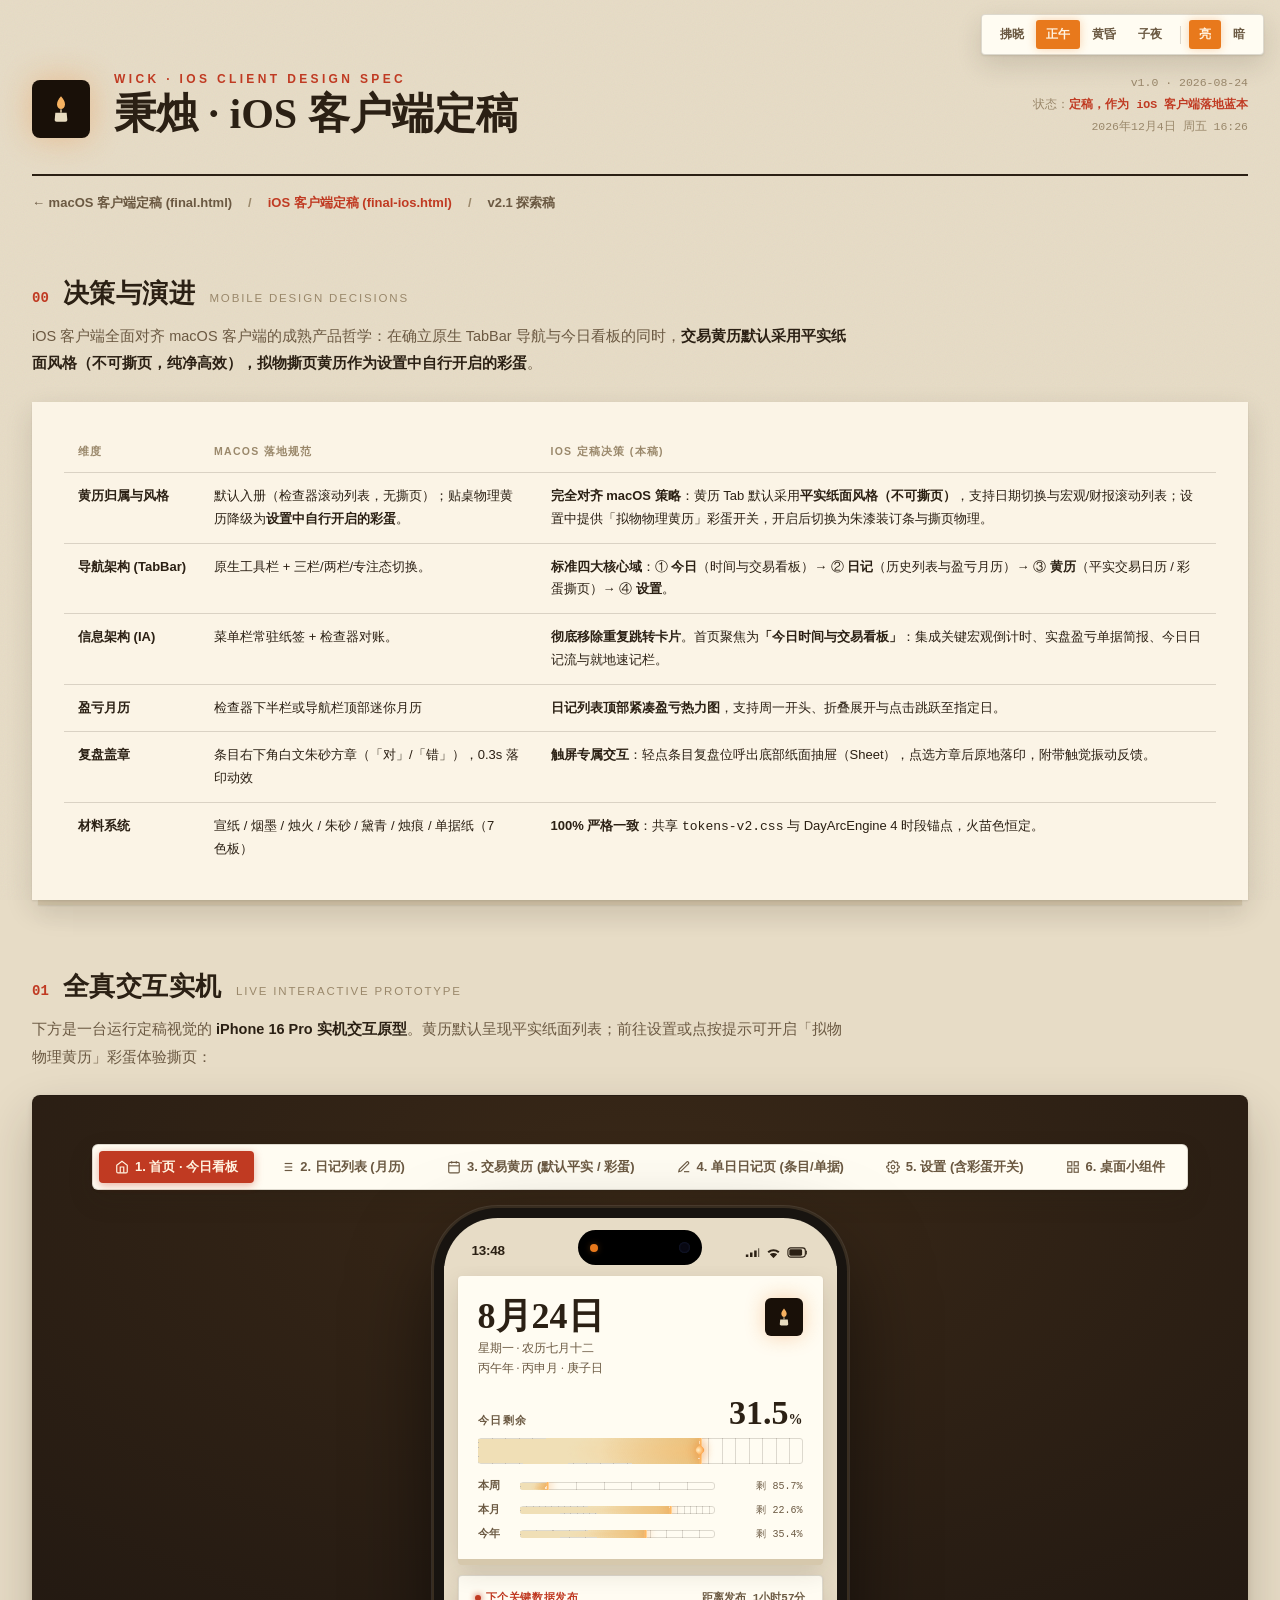
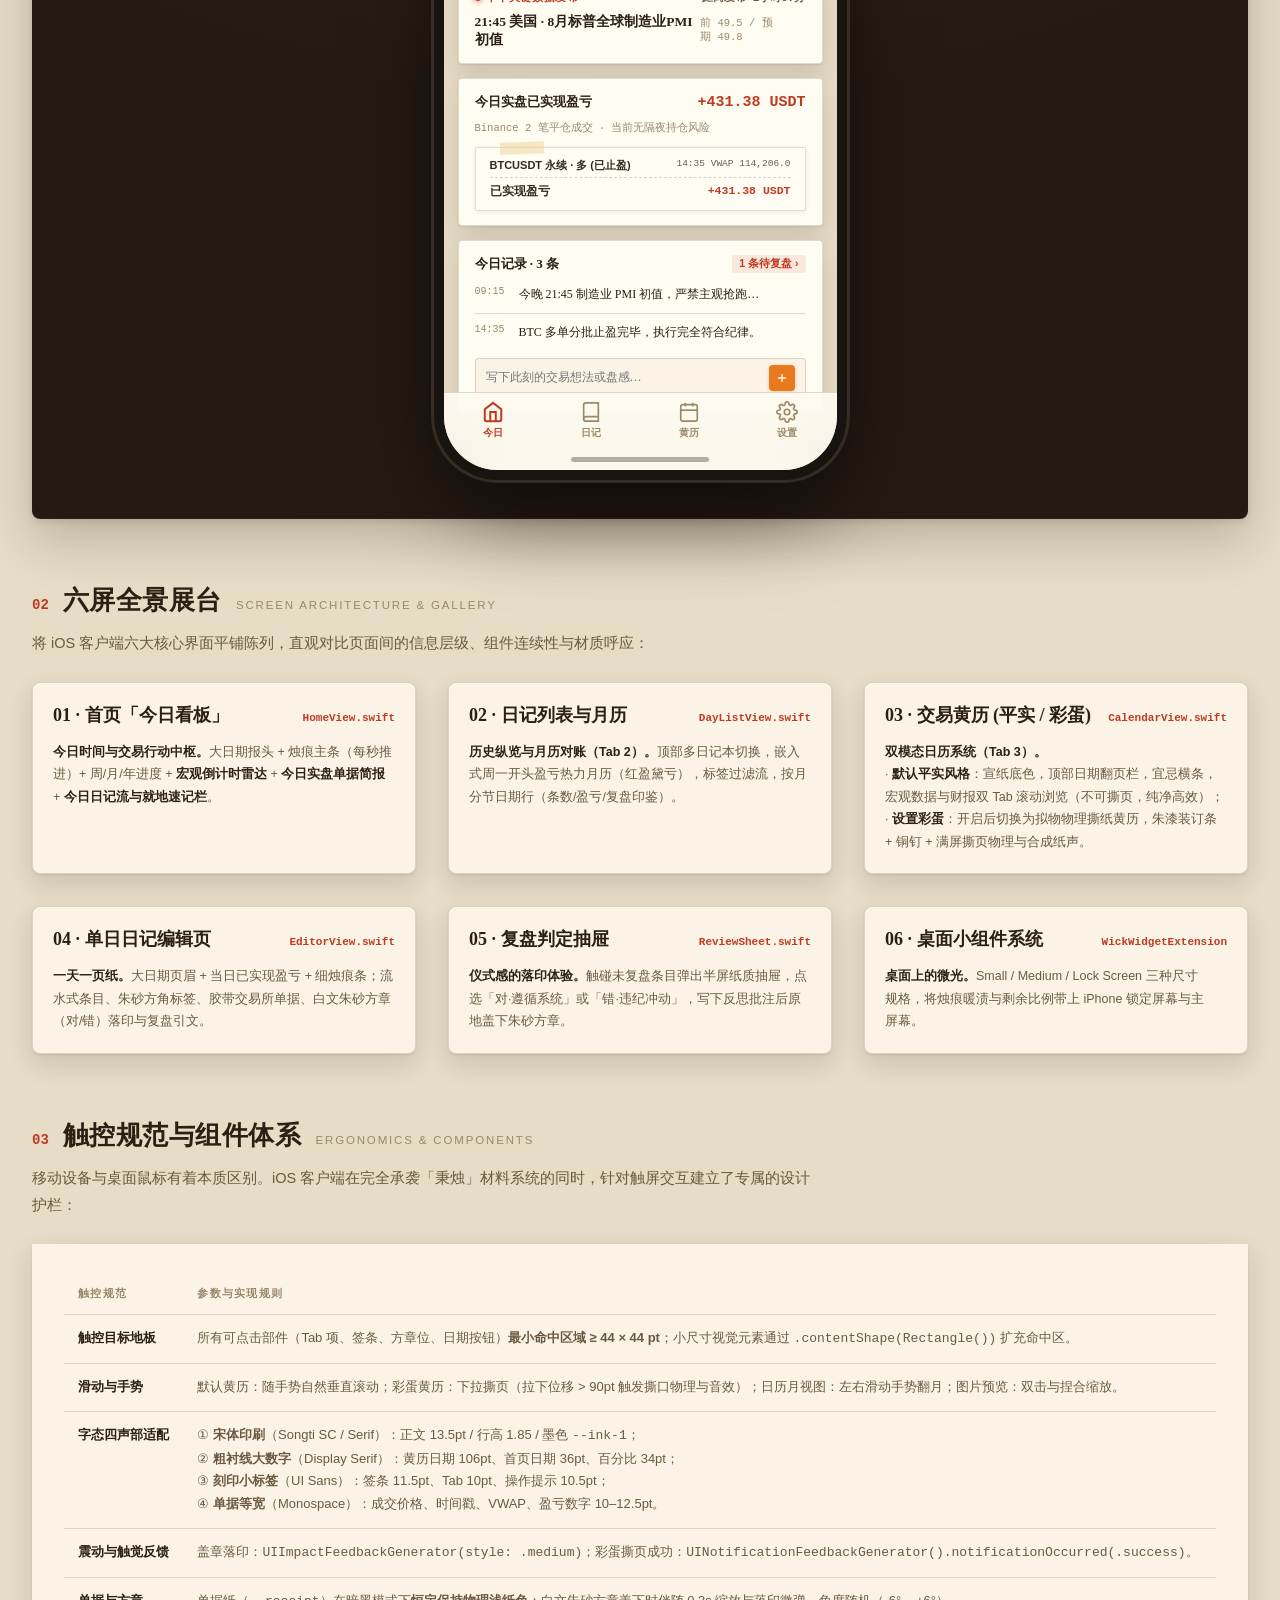
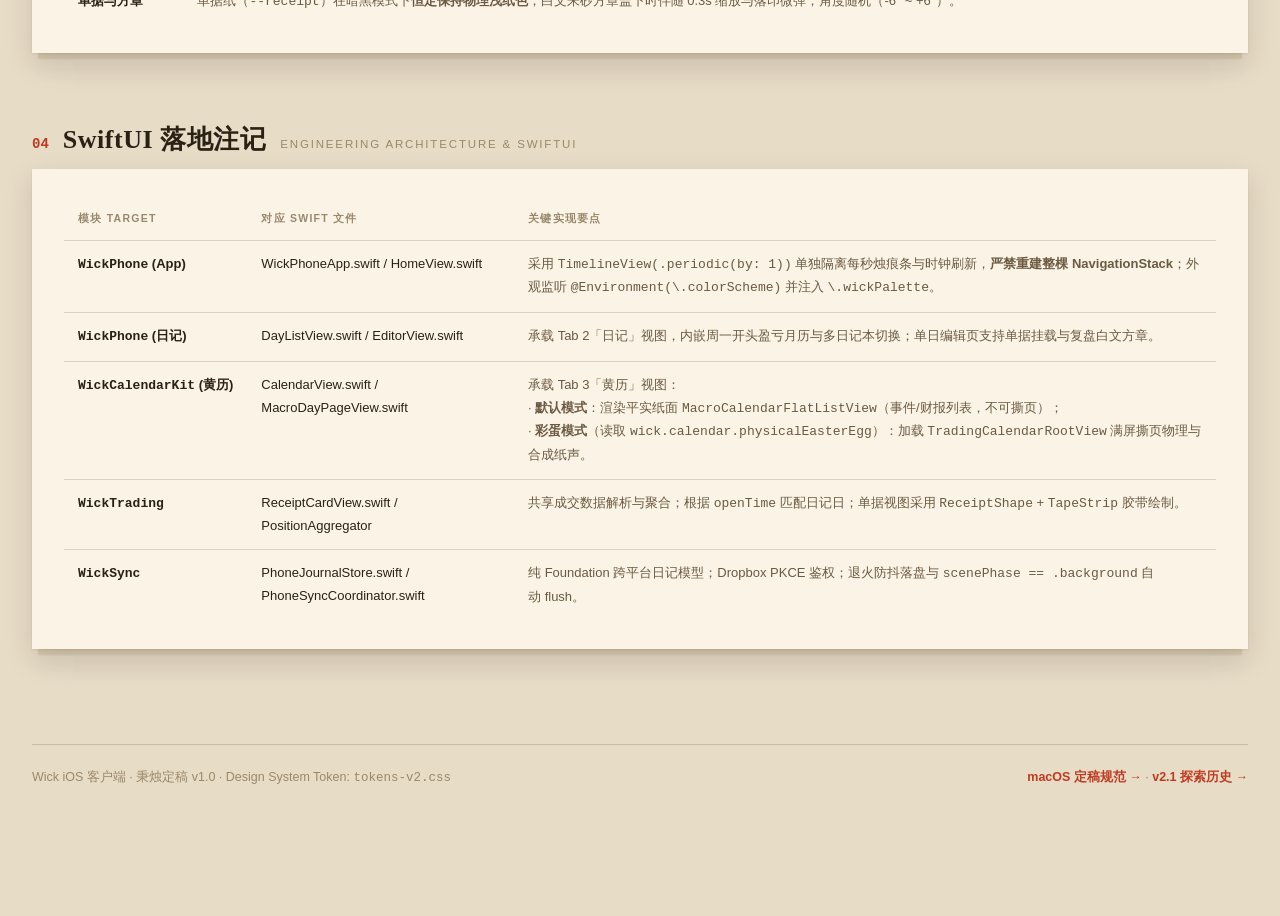
<file: designs/wick-design-language/final-ios.html>
<!DOCTYPE html>
<html lang="zh" data-scheme="light" data-phase="day">
<head>
<meta charset="UTF-8">
<meta name="viewport" content="width=device-width, initial-scale=1, viewport-fit=cover">
<title>Wick iOS 客户端 · 秉烛定稿 v1.0</title>
<link rel="stylesheet" href="tokens-v2.css">
<style>
  * { margin: 0; padding: 0; box-sizing: border-box; -webkit-tap-highlight-color: transparent; }
  body {
    font-family: var(--f-ui);
    color: var(--ink-1);
    background: var(--desk);
    min-height: 100vh;
    text-wrap: pretty;
    transition: background 0.4s ease, color 0.3s ease;
  }
  .grain-layer { position: fixed; inset: 0; pointer-events: none; opacity: var(--grain-opacity); z-index: 0; }
  .page-container { position: relative; z-index: 1; max-width: 1360px; margin: 0 auto; padding: 48px 32px 140px; }

  /* 顶部全局主题切换栏 */
  .theme-bar {
    position: fixed; top: 14px; right: 16px; z-index: 999; display: flex; gap: 8px; align-items: center;
    padding: 5px 8px; background: var(--paper-hi); border: 1px solid var(--rule); box-shadow: var(--sh-page);
    border-radius: 4px; backdrop-filter: blur(12px);
  }
  .theme-bar .grp { display: flex; gap: 2px; }
  .theme-bar button {
    font-family: var(--f-ui); font-size: 12px; font-weight: 600; color: var(--ink-2);
    background: transparent; border: none; cursor: pointer; padding: 6px 10px; border-radius: 3px;
    transition: all 0.18s ease;
  }
  .theme-bar button:hover { color: var(--ink-1); }
  .theme-bar button.is-on { background: var(--ember); color: #FFF3E0; box-shadow: 0 0 10px var(--glow); }
  .theme-bar .sep { width: 1px; height: 18px; background: var(--rule); }

  /* 顶栏刊头 */
  .masthead {
    padding: 24px 0 36px; border-bottom: 2px solid var(--ink-1);
    display: flex; align-items: flex-end; gap: 24px;
  }
  .flame-mark {
    width: 58px; height: 58px; display: grid; place-items: center; background: var(--char-1);
    border-radius: 8px; box-shadow: 0 0 32px var(--glow); flex: none;
  }
  .masthead h1 { font-family: var(--f-print); font-size: 42px; font-weight: 900; line-height: 1.08; }
  .masthead h1 small {
    font-family: var(--f-ui); font-size: 12px; font-weight: 700; letter-spacing: 0.28em;
    color: var(--cinnabar); display: block; margin-bottom: 6px; text-transform: uppercase;
  }
  .masthead .meta {
    margin-left: auto; text-align: right; font-family: var(--f-mono); font-size: 11.5px;
    color: var(--ink-3); line-height: 1.9;
  }
  .masthead .meta b { color: var(--cinnabar); }

  /* 导航跳转与返回 */
  .nav-strip {
    display: flex; gap: 16px; align-items: center; margin-top: 18px; font-size: 13px; font-weight: 600;
  }
  .nav-strip a { color: var(--ink-2); text-decoration: none; display: inline-flex; align-items: center; gap: 4px; }
  .nav-strip a:hover { color: var(--cinnabar); }
  .nav-strip .current { color: var(--cinnabar); font-weight: 700; }

  /* 章节结构 */
  section { margin-top: 64px; }
  .sec-head { display: flex; align-items: baseline; gap: 14px; margin-bottom: 12px; }
  .sec-head .no { font-family: var(--f-mono); font-size: 14px; color: var(--cinnabar); font-weight: 800; }
  .sec-head h2 { font-family: var(--f-print); font-size: 26px; font-weight: 900; letter-spacing: 0.02em; }
  .sec-head .en { font-size: 11.5px; letter-spacing: 0.16em; text-transform: uppercase; color: var(--ink-3); }
  .lead { color: var(--ink-2); font-size: 14.5px; line-height: 1.9; max-width: 820px; margin-bottom: 24px; }
  .lead b { color: var(--ink-1); }

  .sheet { background: var(--paper); box-shadow: var(--sh-page); padding: 28px 32px; position: relative; }
  .sheet-edge { height: 5px; margin: 0 6px; background: var(--paper-edge); box-shadow: var(--sh-page); }

  table.spec { width: 100%; border-collapse: collapse; font-size: 13px; }
  table.spec th, table.spec td { padding: 12px 14px; text-align: left; border-bottom: 1px solid var(--rule); vertical-align: top; line-height: 1.75; }
  table.spec th { font-size: 10.5px; letter-spacing: 0.12em; color: var(--ink-3); text-transform: uppercase; }
  table.spec tr:last-child td { border-bottom: none; }
  table.spec td:first-child { white-space: nowrap; font-weight: 700; }
  table.spec td .mono { font-family: var(--f-mono); font-size: 11.5px; }
  table.spec td.dim { color: var(--ink-2); }

  /* ==========================================================================
     交互式手机主舞台 (Interactive Live Prototype)
     ========================================================================== */
  .interactive-stage {
    margin-top: 24px;
    background: radial-gradient(1100px 600px at 50% 10%, color-mix(in srgb, var(--wall) 75%, #7A5328 25%), var(--wall) 85%);
    border: 1px solid var(--rule); box-shadow: var(--sh-lift);
    padding: 48px 32px; display: flex; flex-direction: column; align-items: center; gap: 28px;
    border-radius: 8px;
  }
  .stage-controls {
    display: flex; gap: 10px; background: var(--paper-hi); padding: 6px;
    border: 1px solid var(--rule); box-shadow: var(--sh-page); border-radius: 6px; flex-wrap: wrap; justify-content: center;
  }
  .stage-btn {
    font-family: var(--f-ui); font-size: 13px; font-weight: 700; color: var(--ink-2);
    background: transparent; border: none; padding: 7px 16px; border-radius: 4px; cursor: pointer;
    transition: all 0.18s ease; display: inline-flex; align-items: center; gap: 6px;
  }
  .stage-btn:hover { color: var(--ink-1); background: var(--rule); }
  .stage-btn.active { background: var(--cinnabar); color: #FFF3E0; box-shadow: 0 2px 8px rgba(192, 58, 34, 0.4); }

  /* iPhone 16 Pro 机身外壳 */
  .iphone-frame {
    width: 393px; height: 852px; background: var(--desk); border-radius: 54px; position: relative;
    box-shadow:
      0 0 0 10px #181410,
      0 0 0 12px #382D20,
      0 0 0 13px rgba(255,255,255,0.1),
      0 36px 90px rgba(0,0,0,0.65);
    overflow: hidden; flex: none; display: flex; flex-direction: column;
  }
  /* 灵动岛 Dynamic Island */
  .dynamic-island {
    position: absolute; top: 12px; left: 50%; transform: translateX(-50%);
    width: 124px; height: 35px; background: #000; border-radius: 20px; z-index: 100;
    pointer-events: none; display: flex; align-items: center; justify-content: space-between; padding: 0 12px;
  }
  .island-cam { width: 11px; height: 11px; border-radius: 50%; background: #080812; box-shadow: inset 0 0 2px #1E284A; margin-left: auto; }

  /* 虚拟安全区域与状态栏 */
  .ios-status-bar {
    height: 48px; flex: none; display: flex; align-items: flex-end; justify-content: space-between;
    padding: 0 28px 8px; font-size: 13.5px; font-weight: 700; font-family: var(--f-ui); z-index: 90;
    color: var(--ink-1); pointer-events: none;
  }
  .ios-home-indicator {
    position: absolute; bottom: 8px; left: 50%; transform: translateX(-50%);
    width: 138px; height: 5px; background: var(--ink-1); opacity: 0.35; border-radius: 3px;
    z-index: 100; pointer-events: none;
  }

  /* 手机屏幕容器 */
  .phone-screen {
    flex: 1; position: relative; overflow: hidden; display: flex; flex-direction: column;
    background: var(--desk);
  }
  .phone-view {
    position: absolute; inset: 0; display: none; flex-direction: column; overflow-y: auto; overflow-x: hidden;
    padding-bottom: 90px; -webkit-overflow-scrolling: touch;
  }
  .phone-view.active { display: flex; animation: view-fade 0.22s cubic-bezier(0.16, 1, 0.3, 1); }
  @keyframes view-fade { from { opacity: 0; transform: scale(0.985); } to { opacity: 1; transform: scale(1); } }

  /* 底部 TabBar 导航 (iOS 标准: 今日 / 日记 / 黄历 / 设置) */
  .ios-tabbar {
    position: absolute; bottom: 0; left: 0; right: 0; height: 78px;
    background: color-mix(in srgb, var(--paper-hi) 88%, transparent);
    backdrop-filter: blur(20px); border-top: 1px solid var(--rule);
    display: flex; justify-content: space-around; align-items: flex-start; padding-top: 8px; z-index: 80;
  }
  .tab-item {
    display: flex; flex-direction: column; align-items: center; gap: 3px;
    color: var(--ink-3); background: none; border: none; cursor: pointer; font-size: 10px; font-weight: 700;
    width: 64px; transition: color 0.15s ease;
  }
  .tab-item svg { width: 22px; height: 22px; stroke-width: 1.8; }
  .tab-item.active { color: var(--cinnabar); }
  .tab-item.active svg { stroke-width: 2.2; }

  /* ==========================================================================
     页面 1: 首页 · 今日 (Home Today) - 今日时间与交易看板
     ========================================================================== */
  .hm-wrap { padding: 10px 14px 20px; display: flex; flex-direction: column; gap: 14px; }
  
  /* 今日主纸签卡片 */
  .hm-card {
    background: var(--paper-hi); box-shadow: var(--sh-page); padding: 22px 20px 20px;
    position: relative; border-radius: 4px;
  }
  .hm-card::after {
    content: ""; position: absolute; left: 0; right: 0; bottom: -4px; height: 6px;
    background: var(--paper-edge); border-radius: 0 0 4px 4px;
  }
  .hm-header { display: flex; align-items: flex-start; justify-content: space-between; }
  .hm-date-big { font-family: var(--f-disp); font-size: 36px; font-weight: 900; line-height: 1; color: var(--ink-1); }
  .hm-lunar-sub { font-family: var(--f-print); font-size: 11.5px; color: var(--ink-2); line-height: 1.7; margin-top: 5px; }
  .hm-flame-badge {
    width: 38px; height: 38px; border-radius: 6px; background: var(--char-1);
    display: grid; place-items: center; box-shadow: 0 0 20px var(--glow); flex: none;
  }
  
  /* 烛痕进度条系统 */
  .hm-burn-block { margin-top: 18px; }
  .hm-burn-headline { display: flex; align-items: baseline; justify-content: space-between; margin-bottom: 8px; }
  .hm-burn-headline .lbl { font-size: 11px; font-weight: 700; letter-spacing: 0.14em; color: var(--ink-2); }
  .hm-burn-headline .pct { font-family: var(--f-disp); font-size: 34px; font-weight: 900; font-variant-numeric: tabular-nums; line-height: 1; }
  .hm-burn-headline .pct small { font-size: 14px; }
  .hm-burn-strip { height: 26px; }

  .hm-sub-strips { margin-top: 14px; display: flex; flex-direction: column; gap: 9px; }
  .hm-sub-row { display: flex; align-items: center; gap: 10px; font-size: 11px; }
  .hm-sub-row .lbl { width: 32px; font-weight: 700; color: var(--ink-2); flex: none; }
  .hm-sub-row .burnstrip { height: 8px; flex: 1; }
  .hm-sub-row .val { width: 78px; text-align: right; font-family: var(--f-mono); font-size: 10px; color: var(--ink-2); }

  /* 模块 1: 今日宏观倒计时雷达 (Next Event Radar) */
  .hm-macro-alert {
    background: var(--paper-hi); border: 1px solid var(--rule); box-shadow: var(--sh-page);
    border-radius: 4px; padding: 14px 16px; display: flex; flex-direction: column; gap: 8px; cursor: pointer;
  }
  .macro-alert-head { display: flex; justify-content: space-between; align-items: center; font-size: 11px; }
  .macro-alert-badge {
    display: inline-flex; align-items: center; gap: 5px; font-weight: 800; color: var(--cinnabar);
    font-family: var(--f-ui); letter-spacing: 0.06em;
  }
  .macro-alert-badge::before {
    content: ""; width: 6px; height: 6px; border-radius: 50%; background: var(--cinnabar);
    box-shadow: 0 0 6px var(--cinnabar); animation: ember-flicker 1.8s infinite;
  }
  .macro-countdown { font-family: var(--f-mono); font-size: 11px; color: var(--ink-2); font-weight: 700; }
  .macro-alert-body { display: flex; justify-content: space-between; align-items: baseline; }
  .macro-alert-title { font-family: var(--f-print); font-size: 13.5px; font-weight: 900; color: var(--ink-1); }
  .macro-alert-vals { font-family: var(--f-mono); font-size: 10.5px; color: var(--ink-3); }

  /* 模块 2: 今日交易与平仓单据简报 (Today Trading & PnL Brief) */
  .hm-trading-card {
    background: var(--paper-hi); border: 1px solid var(--rule); box-shadow: var(--sh-page);
    border-radius: 4px; padding: 14px 16px; display: flex; flex-direction: column; gap: 10px; cursor: pointer;
  }
  .trading-card-head { display: flex; justify-content: space-between; align-items: baseline; }
  .trading-card-title { font-family: var(--f-print); font-size: 13px; font-weight: 900; color: var(--ink-1); }
  .trading-card-pnl { font-family: var(--f-mono); font-size: 15px; font-weight: 800; color: var(--cinnabar); }
  .trading-sub-note { font-size: 10.5px; font-family: var(--f-mono); color: var(--ink-3); }

  /* 模块 3: 今日日记流与速记器 (Today Journal Feed & Quick Entry) */
  .hm-journal-block {
    background: var(--paper-hi); border: 1px solid var(--rule); box-shadow: var(--sh-page);
    border-radius: 4px; padding: 14px 16px; display: flex; flex-direction: column; gap: 12px;
  }
  .journal-block-head { display: flex; justify-content: space-between; align-items: center; }
  .journal-block-title { font-family: var(--f-print); font-size: 13px; font-weight: 900; color: var(--ink-1); }
  .journal-badge-review {
    font-size: 10.5px; font-weight: 700; color: var(--cinnabar); background: var(--cinnabar-soft);
    padding: 2px 7px; border-radius: 3px; cursor: pointer;
  }
  
  .hm-journal-mini-items { display: flex; flex-direction: column; gap: 9px; }
  .hm-mini-item {
    display: flex; gap: 10px; align-items: flex-start; font-size: 12px; padding-bottom: 8px;
    border-bottom: 1px solid var(--rule);
  }
  .hm-mini-item:last-child { border-bottom: none; padding-bottom: 0; }
  .hm-mini-time { font-family: var(--f-mono); font-size: 10px; color: var(--ink-3); flex: none; width: 34px; padding-top: 1px; }
  .hm-mini-body { flex: 1; font-family: var(--f-print); line-height: 1.6; color: var(--ink-1); }

  /* 今日速记输入条 */
  .hm-quick-box {
    display: flex; align-items: center; gap: 8px; background: var(--paper); border: 1px solid var(--rule);
    border-radius: 4px; padding: 6px 10px; margin-top: 4px;
  }
  .hm-quick-input {
    flex: 1; background: none; border: none; font-family: var(--f-print); font-size: 12px;
    color: var(--ink-1); outline: none;
  }
  .hm-quick-send {
    width: 26px; height: 26px; border-radius: 4px; background: var(--ember); border: none;
    color: #FFF3E0; display: grid; place-items: center; cursor: pointer; flex: none;
    box-shadow: 0 1px 4px var(--glow);
  }
  .hm-quick-send svg { width: 14px; height: 14px; }

  /* ==========================================================================
     页面 2: 历史日记列表 / 月历 (Day List & Heatmap) - Tab 2「日记」
     ========================================================================== */
  .dl-wrap { padding: 10px 14px 20px; display: flex; flex-direction: column; gap: 14px; }
  
  /* 日记本选择器与工具顶栏 */
  .dl-topbar {
    display: flex; align-items: center; justify-content: space-between; padding: 4px 6px;
  }
  .journal-picker-btn {
    font-family: var(--f-print); font-size: 18px; font-weight: 900; color: var(--ink-1);
    display: inline-flex; align-items: center; gap: 6px; background: none; border: none; cursor: pointer;
  }
  .journal-picker-btn svg { width: 14px; height: 14px; color: var(--cinnabar); }
  .dl-topbar-actions { display: flex; gap: 8px; }
  .icon-square-btn {
    width: 32px; height: 32px; border-radius: 4px; background: var(--paper-hi); border: 1px solid var(--rule);
    display: grid; place-items: center; color: var(--ink-2); cursor: pointer; box-shadow: var(--sh-page);
  }
  .icon-square-btn svg { width: 16px; height: 16px; }

  /* 紧凑盈亏月历热力图 */
  .dl-heatmap-card {
    background: var(--paper-hi); border: 1px solid var(--rule); box-shadow: var(--sh-page);
    padding: 14px 16px; border-radius: 4px;
  }
  .heatmap-head {
    display: flex; justify-content: space-between; align-items: baseline; margin-bottom: 8px;
    font-size: 11px; font-weight: 700; color: var(--ink-2);
  }
  .heatmap-head .month { font-family: var(--f-print); font-size: 13px; font-weight: 900; color: var(--ink-1); }
  .heatmap-head .pnl-sum { font-family: var(--f-mono); color: var(--cinnabar); font-weight: 700; }
  .heatmap-grid {
    display: grid; grid-template-columns: repeat(7, 1fr); gap: 3px;
  }
  .hm-cell {
    aspect-ratio: 1; border-radius: 3px; display: grid; place-items: center;
    font-size: 9px; font-family: var(--f-mono); color: var(--ink-3); cursor: pointer;
    background: rgba(127,110,90,0.06);
  }
  .hm-cell.dow { font-size: 8px; font-family: var(--f-ui); color: var(--ink-3); aspect-ratio: auto; padding: 2px 0; background: none; }
  .hm-cell.up { background: var(--cinnabar-soft); color: var(--cinnabar); font-weight: 800; border: 1px solid rgba(192,58,34,0.25); }
  .hm-cell.down { background: var(--dai-soft); color: var(--dai); font-weight: 800; border: 1px solid rgba(62,92,80,0.25); }
  .hm-cell.stain { background: var(--stain-1); color: var(--ink-2); font-weight: 600; }
  .hm-cell.today { outline: 1.5px solid var(--ember); color: var(--ink-1); font-weight: 900; }

  /* 标签筛选流 */
  .tag-filter-bar {
    display: flex; gap: 6px; overflow-x: auto; padding: 2px 0; -webkit-overflow-scrolling: touch;
  }
  .tag-filter-bar::-webkit-scrollbar { display: none; }
  .tag-chip {
    font-size: 11.5px; font-family: var(--f-ui); padding: 3px 10px; border-radius: 3px;
    border: 1px solid var(--rule); background: var(--paper); color: var(--ink-2); white-space: nowrap; cursor: pointer;
  }
  .tag-chip.active { background: var(--cinnabar); color: #FFF3E0; border-color: var(--cinnabar); font-weight: 700; }

  /* 历史日子列表 (按月分节) */
  .dl-month-section { display: flex; flex-direction: column; gap: 8px; margin-top: 4px; }
  .dl-section-label {
    font-family: var(--f-print); font-size: 12px; font-weight: 800; color: var(--ink-3);
    letter-spacing: 0.1em; padding: 0 4px;
  }
  .dl-day-card {
    background: var(--paper-hi); border: 1px solid var(--rule); box-shadow: var(--sh-page);
    padding: 13px 15px; border-radius: 4px; display: flex; align-items: center; gap: 12px;
    cursor: pointer; transition: all 0.15s ease;
  }
  .dl-day-card:hover { transform: translateX(2px); border-color: var(--ember); }
  .dl-day-card.selected { border-left: 3.5px solid var(--cinnabar); }
  .dl-day-left { display: flex; flex-direction: column; }
  .dl-day-num { font-family: var(--f-disp); font-size: 20px; font-weight: 900; line-height: 1; }
  .dl-day-meta { font-size: 10px; color: var(--ink-3); margin-top: 2px; }
  .dl-day-center { flex: 1; min-width: 0; margin-left: 4px; }
  .dl-day-preview { font-family: var(--f-print); font-size: 12.5px; color: var(--ink-2); white-space: nowrap; overflow: hidden; text-overflow: ellipsis; }
  .dl-day-tags { display: flex; gap: 4px; margin-top: 4px; }
  .dl-day-right { text-align: right; display: flex; flex-direction: column; align-items: flex-end; gap: 4px; flex: none; }
  .dl-day-pnl { font-family: var(--f-mono); font-size: 11.5px; font-weight: 800; }
  .dl-day-pnl.up { color: var(--cinnabar); }
  .dl-day-pnl.down { color: var(--dai); }

  /* ==========================================================================
     页面 3: 默认平实交易日历 (Default Flat Calendar) - Tab 3「黄历」
     ========================================================================== */
  .flat-cal-wrap { padding: 8px 12px 20px; display: flex; flex-direction: column; gap: 10px; }
  
  /* 日历顶部日期翻页栏 */
  .flat-cal-topbar {
    display: flex; align-items: center; justify-content: space-between; padding: 4px 6px;
  }
  .flat-cal-date-nav { display: flex; align-items: center; gap: 8px; }
  .flat-nav-btn {
    width: 28px; height: 28px; border-radius: 4px; background: var(--paper-hi); border: 1px solid var(--rule);
    display: grid; place-items: center; color: var(--ink-2); cursor: pointer;
  }
  .flat-nav-btn svg { width: 14px; height: 14px; }
  .flat-cal-current-date { display: flex; flex-direction: column; }
  .flat-cal-current-date .day-text { font-family: var(--f-print); font-size: 17px; font-weight: 900; color: var(--ink-1); }
  .flat-cal-current-date .lunar-text { font-family: var(--f-print); font-size: 10px; color: var(--ink-3); }
  .flat-today-btn {
    font-family: var(--f-ui); font-size: 11.5px; font-weight: 700; color: var(--cinnabar);
    background: var(--cinnabar-soft); border: 1px solid rgba(192,58,34,0.2); padding: 4px 10px; border-radius: 3px; cursor: pointer;
  }

  /* 宜忌平实签条 */
  .flat-yiji-banner {
    display: flex; align-items: center; justify-content: space-between; background: var(--paper-hi);
    border: 1px solid var(--rule); box-shadow: var(--sh-page); padding: 8px 12px; border-radius: 4px;
    font-family: var(--f-print); font-size: 11.5px;
  }
  .flat-yiji-banner .yi-tag b { color: #FFF3E0; background: var(--cinnabar); padding: 1px 5px; border-radius: 2px; font-size: 10px; margin-right: 4px; }
  .flat-yiji-banner .ji-tag b { color: #FFF3E0; background: var(--char-1); padding: 1px 5px; border-radius: 2px; font-size: 10px; margin-right: 4px; }
  .easter-tip-badge {
    font-family: var(--f-ui); font-size: 9.5px; font-weight: 700; color: var(--ink-3);
    border: 1px dashed var(--rule); padding: 2px 6px; border-radius: 2px; cursor: pointer;
  }

  /* 宏观 / 财报 双 Tab */
  .flat-cal-tabs { display: flex; gap: 8px; margin-top: 2px; }
  .flat-tab-btn {
    flex: 1; padding: 7px 0; font-family: var(--f-print); font-size: 12.5px; font-weight: 700;
    text-align: center; border-radius: 4px; border: 1px solid var(--rule); background: var(--paper);
    color: var(--ink-2); cursor: pointer; transition: all 0.15s ease;
  }
  .flat-tab-btn.active {
    background: var(--cinnabar); color: #FFF3E0; border-color: var(--cinnabar); box-shadow: 0 2px 6px rgba(192,58,34,0.25);
  }

  /* 平实事件列表 (滚动列表，不可撕页) */
  .flat-event-list { display: flex; flex-direction: column; gap: 8px; margin-top: 2px; }
  .flat-event-card {
    background: var(--paper-hi); border: 1px solid var(--rule); box-shadow: var(--sh-page);
    border-radius: 4px; padding: 10px 14px; display: flex; gap: 12px; align-items: center;
  }
  .flat-event-time-col { display: flex; flex-direction: column; align-items: center; width: 44px; flex: none; gap: 2px; }
  .flat-event-time { font-family: var(--f-mono); font-size: 12px; font-weight: 800; color: var(--cinnabar); }
  .flat-event-stars { font-size: 8.5px; color: var(--ember); letter-spacing: -0.05em; }
  .flat-event-main { flex: 1; min-width: 0; display: flex; flex-direction: column; gap: 3px; }
  .flat-event-title-row { display: flex; align-items: baseline; gap: 6px; }
  .country-pill {
    font-family: var(--f-print); font-size: 9.5px; color: var(--ink-2); background: rgba(127,110,90,0.12);
    padding: 1px 4px; border-radius: 2px; flex: none;
  }
  .flat-event-title { font-family: var(--f-print); font-size: 12.5px; color: var(--ink-1); font-weight: 700; white-space: nowrap; overflow: hidden; text-overflow: ellipsis; }
  .flat-event-data-row { display: flex; gap: 12px; font-family: var(--f-mono); font-size: 10px; color: var(--ink-3); }
  .flat-event-data-row b { color: var(--ink-1); font-weight: 700; }

  /* ==========================================================================
     彩蛋: 满屏拟物撕页黄历 (Physical Tearable Calendar Easter Egg)
     ========================================================================== */
  .fs-cal-view {
    position: absolute; inset: 0; background: var(--receipt); color: #2A2118;
    display: flex; flex-direction: column; z-index: 10;
  }
  .fs-rail {
    height: 72px; flex: none; background: linear-gradient(180deg, #7E2418, #A82E1E 60%, #6E1F14);
    position: relative; box-shadow: 0 4px 12px rgba(0,0,0,0.3);
  }
  .fs-rail::before, .fs-rail::after {
    content: ""; position: absolute; bottom: 14px; width: 12px; height: 12px; border-radius: 50%;
    background: radial-gradient(circle at 35% 30%, #F0D9A8, #B08D4F 65%, #7A5E2E); box-shadow: 0 1px 3px rgba(0,0,0,0.6);
  }
  .fs-rail::before { left: 70px; }
  .fs-rail::after { right: 70px; }

  .fs-border-frame {
    position: absolute; inset: 86px 14px 20px; border: 2.5px solid #2A2118; pointer-events: none;
  }
  .fs-border-frame::before { content: ""; position: absolute; inset: 3px; border: 1px solid #2A2118; }

  .fs-cal-body { flex: 1; padding: 24px 26px 20px; display: flex; flex-direction: column; position: relative; }
  .fs-masthead {
    display: flex; justify-content: space-between; align-items: flex-end;
    border-bottom: 2.5px solid var(--cinnabar); padding-bottom: 6px;
  }
  .fs-masthead .brand { font-family: var(--f-print); font-size: 16px; font-weight: 900; letter-spacing: 0.32em; }
  .fs-masthead .sub { font-family: var(--f-print); font-size: 11px; text-align: right; line-height: 1.6; opacity: 0.85; }

  .fs-hero { display: flex; align-items: stretch; margin-top: 14px; }
  .fs-big-day { font-family: var(--f-disp); font-size: 106px; font-weight: 900; line-height: 0.88; flex: 1; }
  .fs-vert-week {
    writing-mode: vertical-rl; font-family: var(--f-print); font-size: 22px; letter-spacing: 0.42em;
    border-left: 1px solid #2A2118; padding-left: 10px;
  }
  .fs-lunar-bar {
    margin-top: 10px; display: flex; justify-content: space-between; font-family: var(--f-print);
    font-size: 12.5px; border-top: 1px solid rgba(42,33,24,0.35); border-bottom: 1px solid rgba(42,33,24,0.35);
    padding: 5px 2px;
  }
  .fs-yiji-row { display: flex; gap: 16px; margin-top: 8px; font-family: var(--f-print); font-size: 12.5px; }
  .fs-yiji-row .yi b { color: #FFF3E0; background: var(--cinnabar); padding: 1px 7px; border-radius: 2px; font-size: 11px; margin-right: 6px; }
  .fs-yiji-row .ji b { color: #FFF3E0; background: #2A2118; padding: 1px 7px; border-radius: 2px; font-size: 11px; margin-right: 6px; }

  .fs-tab-bar { display: flex; gap: 8px; margin-top: 12px; }
  .fs-tab {
    font-family: var(--f-print); font-size: 12.5px; letter-spacing: 0.14em; padding: 4px 14px;
    border-radius: 2px; cursor: pointer;
  }
  .fs-tab.on { background: var(--cinnabar); color: #FFF3E0; font-weight: 700; }
  .fs-tab.off { border: 1px solid var(--cinnabar); color: var(--cinnabar); }

  .fs-event-list { margin-top: 8px; flex: 1; display: flex; flex-direction: column; overflow: hidden; }
  .fs-event-row {
    display: flex; align-items: baseline; gap: 8px; padding: 7px 0; border-bottom: 1px solid rgba(42,33,24,0.15);
    font-size: 12px;
  }
  .fs-event-row .time { font-family: var(--f-mono); font-weight: 700; color: var(--cinnabar); width: 38px; flex: none; font-size: 11px; }
  .fs-event-row .country { font-family: var(--f-print); width: 26px; flex: none; opacity: 0.85; }
  .fs-event-row .title { font-family: var(--f-print); flex: 1; white-space: nowrap; overflow: hidden; text-overflow: ellipsis; }
  .fs-event-row .vals { font-family: var(--f-mono); font-size: 10px; opacity: 0.75; flex: none; }

  .fs-tear-hint {
    margin-top: auto; text-align: center; font-family: var(--f-print); font-size: 10.5px;
    letter-spacing: 0.45em; color: rgba(42,33,24,0.4); padding-top: 6px; cursor: pointer;
    transition: color 0.18s ease;
  }
  .fs-tear-hint:hover { color: var(--cinnabar); font-weight: 700; }

  /* ==========================================================================
     页面 4: 单日日记页 / 编辑 (Daily Journal Page)
     ========================================================================== */
  .ed-wrap { padding: 8px 12px 20px; display: flex; flex-direction: column; }
  .ed-sheet {
    background: var(--paper-hi); box-shadow: var(--sh-lift); padding: 22px 18px 24px;
    position: relative; border-radius: 4px; display: flex; flex-direction: column;
  }
  .ed-sheet::after {
    content: ""; position: absolute; left: 0; right: 0; bottom: -5px; height: 8px;
    background: var(--paper-edge); border-radius: 0 0 4px 4px;
  }
  .ed-head-row { display: flex; justify-content: space-between; align-items: flex-start; }
  .ed-date-btn {
    font-family: var(--f-disp); font-size: 32px; font-weight: 900; line-height: 1;
    color: var(--ink-1); background: none; border: none; text-align: left; cursor: pointer;
    display: inline-flex; align-items: center; gap: 6px;
  }
  .ed-date-btn svg { width: 14px; height: 14px; color: var(--cinnabar); opacity: 0.8; }
  .ed-meta-sub { font-family: var(--f-print); font-size: 11px; color: var(--ink-2); line-height: 1.6; margin-top: 4px; }
  .ed-pnl-badge { text-align: right; font-family: var(--f-mono); font-size: 10px; color: var(--ink-3); line-height: 1.5; }
  .ed-pnl-badge b { color: var(--cinnabar); font-size: 15px; font-weight: 800; display: block; }

  .ed-burn-bar { margin: 12px 0 16px; }
  .ed-burn-bar .burnstrip { height: 8px; }

  /* 条目时间轴流 */
  .ed-items-list { display: flex; flex-direction: column; gap: 16px; }
  .ed-item-row {
    display: flex; gap: 12px; position: relative; padding-bottom: 14px; border-bottom: 1px solid var(--rule);
  }
  .ed-item-row:last-child { border-bottom: none; padding-bottom: 0; }
  .ed-item-time {
    width: 38px; flex: none; font-family: var(--f-mono); font-size: 10.5px;
    color: var(--ink-3); padding-top: 2px;
  }
  .ed-item-body { flex: 1; min-width: 0; }
  .ed-item-tags { display: flex; gap: 5px; margin-bottom: 6px; flex-wrap: wrap; }
  .ptag {
    font-family: var(--f-ui); font-size: 10.5px; font-weight: 700; color: var(--cinnabar);
    background: var(--cinnabar-soft); padding: 1.5px 7px; border-radius: 2px;
  }
  .ptag.active { background: var(--cinnabar); color: #FFF3E0; }
  .ed-item-text { font-family: var(--f-print); font-size: 13.5px; line-height: 1.85; color: var(--ink-1); }

  /* 胶带交易所单据 */
  .receipt-card {
    margin: 10px 0 6px; padding: 10px 14px 8px; background: var(--receipt);
    color: var(--receipt-ink); border: 1px solid rgba(43,32,20,0.14); box-shadow: 0 1px 4px rgba(0,0,0,0.08);
    position: relative; border-radius: 2px;
  }
  .receipt-card::before {
    content: ""; position: absolute; top: -6px; left: 24px; width: 44px; height: 12px;
    background: var(--tape); transform: rotate(-2deg);
  }
  .receipt-head { display: flex; justify-content: space-between; font-size: 11px; margin-bottom: 6px; border-bottom: 1px dashed rgba(43,32,20,0.2); padding-bottom: 4px; }
  .receipt-head b { font-weight: 800; }
  .receipt-head span { font-family: var(--f-mono); font-size: 9.5px; opacity: 0.75; }
  .receipt-row { display: flex; justify-content: space-between; font-size: 10.5px; font-family: var(--f-mono); margin: 3px 0; }
  .receipt-total { border-top: 1px solid rgba(43,32,20,0.2); margin-top: 6px; padding-top: 4px; font-weight: 800; font-size: 11.5px; }
  .receipt-total .up { color: var(--cinnabar); }
  .receipt-total .down { color: var(--dai); }

  /* 复盘印章与批注 */
  .ed-item-seal-slot { flex: none; width: 50px; display: flex; flex-direction: column; align-items: center; justify-content: flex-start; padding-top: 2px; }
  .review-trigger-box {
    width: 44px; height: 44px; border: 1px dashed var(--cinnabar); border-radius: 4px;
    display: grid; place-items: center; font-size: 10px; font-family: var(--f-print); color: var(--cinnabar);
    cursor: pointer; transition: all 0.18s ease;
  }
  .review-trigger-box:hover { background: var(--cinnabar-soft); }
  .review-quote-box {
    margin-top: 8px; border-left: 2px solid var(--cinnabar); padding-left: 8px;
    font-family: var(--f-print); font-size: 12px; color: var(--ink-2); line-height: 1.6;
    background: var(--cinnabar-soft); padding-top: 4px; padding-bottom: 4px; border-radius: 0 3px 3px 0;
  }

  /* 浮动新建条目按钮 FAB */
  .ed-fab {
    position: absolute; right: 20px; bottom: 86px; width: 52px; height: 52px; border-radius: 50%;
    background: radial-gradient(circle at 35% 30%, var(--ember-hi), var(--ember) 75%);
    box-shadow: 0 8px 24px var(--glow); border: none; color: #FFF3E0; display: grid; place-items: center;
    cursor: pointer; z-index: 70; transition: transform 0.18s ease;
  }
  .ed-fab:hover { transform: scale(1.06); }
  .ed-fab svg { width: 22px; height: 22px; }

  /* ==========================================================================
     页面 5: 复盘判定抽屉 (Review Modal Sheet)
     ========================================================================== */
  .review-sheet-overlay {
    position: absolute; inset: 0; background: rgba(20,15,10,0.65); backdrop-filter: blur(4px);
    z-index: 95; display: flex; flex-direction: column; justify-content: flex-end;
  }
  .review-sheet {
    background: var(--paper-hi); border-radius: 18px 18px 0 0; padding: 18px 22px 34px;
    box-shadow: 0 -8px 30px rgba(0,0,0,0.3); border-top: 1px solid var(--rule); display: flex; flex-direction: column; gap: 14px;
  }
  .sheet-handle { width: 38px; height: 4px; border-radius: 2px; background: var(--ink-3); opacity: 0.4; margin: 0 auto 4px; }
  .sheet-head { display: flex; justify-content: space-between; align-items: center; }
  .sheet-title { font-family: var(--f-print); font-size: 16px; font-weight: 900; }
  .sheet-close-btn { background: none; border: none; font-size: 12px; font-weight: 700; color: var(--ink-3); cursor: pointer; }

  .review-chops-choice { display: grid; grid-template-columns: 1fr 1fr; gap: 12px; margin-top: 6px; }
  .review-chop-card {
    border: 1px solid var(--rule); background: var(--paper); padding: 12px 10px; border-radius: 6px;
    display: flex; flex-direction: column; align-items: center; gap: 8px; cursor: pointer; transition: all 0.18s ease;
  }
  .review-chop-card:hover { border-color: var(--cinnabar); transform: translateY(-1px); }
  .review-chop-card.selected { border: 2px solid var(--cinnabar); background: var(--cinnabar-soft); }
  .review-chop-card .label { font-size: 11.5px; font-weight: 700; color: var(--ink-1); }
  .review-chop-card .desc { font-size: 9.5px; color: var(--ink-3); text-align: center; }

  .review-input-area {
    width: 100%; height: 72px; background: var(--paper); border: 1px solid var(--rule);
    border-radius: 4px; padding: 8px 10px; font-family: var(--f-print); font-size: 12.5px; color: var(--ink-1);
    resize: none; outline: none;
  }
  .review-input-area:focus { border-color: var(--ember); }
  .review-submit-btn {
    background: var(--cinnabar); color: #FFF3E0; border: none; padding: 10px; border-radius: 4px;
    font-family: var(--f-ui); font-size: 13px; font-weight: 700; cursor: pointer; box-shadow: 0 2px 8px rgba(192,58,34,0.3);
  }

  /* ==========================================================================
     页面 6: 设置页 (Settings View) - 含彩蛋开关
     ========================================================================== */
  .set-view-wrap { padding: 12px 16px 20px; display: flex; flex-direction: column; gap: 14px; }
  .set-card {
    background: var(--paper-hi); border: 1px solid var(--rule); box-shadow: var(--sh-page);
    border-radius: 6px; padding: 14px 18px;
  }
  .set-group-title {
    font-family: var(--f-print); font-size: 11px; font-weight: 800; letter-spacing: 0.12em;
    color: var(--ink-3); text-transform: uppercase; margin-bottom: 10px;
  }
  .set-item-row {
    display: flex; align-items: center; justify-content: space-between; padding: 9px 0;
    border-bottom: 1px solid var(--rule); font-size: 13px; color: var(--ink-1);
  }
  .set-item-row:last-child { border-bottom: none; }
  .set-item-row .sub { font-size: 10.5px; color: var(--ink-3); display: block; margin-top: 2px; }
  
  .ios-toggle {
    width: 44px; height: 26px; border-radius: 13px; background: var(--rule);
    position: relative; cursor: pointer; transition: background 0.2s ease; flex: none;
  }
  .ios-toggle::after {
    content: ""; position: absolute; top: 3px; left: 3px; width: 20px; height: 20px;
    border-radius: 50%; background: var(--paper-hi); box-shadow: 0 1px 3px rgba(0,0,0,0.25);
    transition: transform 0.2s cubic-bezier(0.16, 1, 0.3, 1);
  }
  .ios-toggle.on { background: var(--ember); }
  .ios-toggle.on::after { transform: translateX(18px); }

  .easter-setting-box {
    background: var(--cinnabar-soft); border: 1px dashed var(--cinnabar); border-radius: 6px;
    padding: 10px 12px; margin-top: 8px;
  }
  .easter-setting-box .set-item-row { border-bottom: none; padding: 0; }

  /* ==========================================================================
     页面 7: 桌面小组件提案 (Widgets Suite)
     ========================================================================== */
  .widget-stage-wrap {
    padding: 18px 16px 20px; display: flex; flex-direction: column; gap: 18px; align-items: center;
  }
  .widget-preview-card {
    background: var(--paper-hi); border-radius: 22px; box-shadow: var(--sh-lift);
    border: 1px solid var(--rule); padding: 18px 20px; position: relative; overflow: hidden;
  }
  .widget-preview-card::before {
    content: ""; position: absolute; top: -50px; right: -40px; width: 140px; height: 140px;
    border-radius: 50%; background: radial-gradient(circle, var(--glow), transparent 70%); pointer-events: none;
  }
  .widget-small { width: 155px; height: 155px; display: flex; flex-direction: column; justify-content: space-between; }
  .widget-medium { width: 330px; height: 155px; }

  /* ==========================================================================
     全景展台陈列 (Panels Showcase Gallery)
     ========================================================================== */
  .gallery-grid {
    display: grid; grid-template-columns: repeat(auto-fit, minmax(360px, 1fr)); gap: 32px;
    margin-top: 24px;
  }
  .gallery-card {
    background: var(--paper); border: 1px solid var(--rule); box-shadow: var(--sh-page);
    border-radius: 8px; padding: 20px; display: flex; flex-direction: column; gap: 14px;
  }
  .gallery-header { display: flex; justify-content: space-between; align-items: baseline; }
  .gallery-title { font-family: var(--f-print); font-size: 18px; font-weight: 900; }
  .gallery-tag { font-family: var(--f-mono); font-size: 11px; color: var(--cinnabar); font-weight: 700; }
  .gallery-desc { font-size: 12.5px; color: var(--ink-2); line-height: 1.8; }
  .gallery-desc b { color: var(--ink-1); }

  /* 印章动效与样式 (白文方章) */
  .chop {
    position: relative; display: inline-grid; place-items: center; color: #F7E7D2;
    font-family: var(--f-print); font-weight: 700; transform: rotate(-4deg); user-select: none;
  }
  .chop::before {
    content: ""; position: absolute; inset: 0; z-index: 0;
    background:
      radial-gradient(130% 130% at 28% 20%, rgba(247, 231, 210, 0.3), transparent 44%),
      radial-gradient(150% 150% at 50% 55%, transparent 50%, rgba(96, 14, 4, 0.42)),
      var(--cinnabar);
    border-radius: 8%; box-shadow: inset 0 0 0 1.5px rgba(247, 231, 210, 0.38), 0 1px 2px rgba(43, 32, 20, 0.3);
    filter: url(#f-seal);
  }
  .chop::after {
    content: ""; position: absolute; inset: 0; z-index: 0; border-radius: 8%;
    background-image: url("data:image/svg+xml,%3Csvg xmlns='http://www.w3.org/2000/svg' width='90' height='90'%3E%3Cfilter id='n'%3E%3CfeTurbulence type='fractalNoise' baseFrequency='0.85' numOctaves='2'/%3E%3C/filter%3E%3Crect width='90' height='90' filter='url(%23n)' opacity='1'/%3E%3C/svg%3E");
    background-size: 90px 90px; mix-blend-mode: overlay; opacity: 0.4;
  }
  .chop span { position: relative; z-index: 1; }
  .chop.stamped { animation: seal-drop 0.32s cubic-bezier(0.18, 1.25, 0.4, 1) forwards; }
  @keyframes seal-drop {
    0% { transform: scale(1.6) rotate(12deg); opacity: 0; }
    70% { transform: scale(0.96) rotate(-5deg); opacity: 1; }
    100% { transform: scale(1) rotate(-4deg); opacity: 1; }
  }

  /* 底部 Footer */
  footer {
    margin-top: 90px; padding-top: 24px; border-top: 1px solid var(--rule);
    display: flex; justify-content: space-between; font-size: 12.5px; color: var(--ink-3);
  }
  footer a { color: var(--cinnabar); text-decoration: none; font-weight: 700; }
</style>
</head>
<body>
<div class="grain-layer grain"></div>

<!-- SVG 滤镜库 -->
<svg width="0" height="0" style="position: absolute;" aria-hidden="true">
  <filter id="f-char" x="-5%" y="-30%" width="110%" height="160%">
    <feTurbulence type="fractalNoise" baseFrequency="0.012 0.35" numOctaves="3" seed="7" result="n"/>
    <feDisplacementMap in="SourceGraphic" in2="n" scale="7" xChannelSelector="R" yChannelSelector="G"/>
  </filter>
  <filter id="f-torn" x="-5%" y="-12%" width="110%" height="124%">
    <feTurbulence type="fractalNoise" baseFrequency="0.035 0.28" numOctaves="3" seed="11" result="n"/>
    <feDisplacementMap in="SourceGraphic" in2="n" scale="3.2" xChannelSelector="R" yChannelSelector="G"/>
  </filter>
  <filter id="f-seal" x="-8%" y="-8%" width="116%" height="116%">
    <feTurbulence type="fractalNoise" baseFrequency="0.55" numOctaves="2" seed="9" result="n"/>
    <feDisplacementMap in="SourceGraphic" in2="n" scale="2.4"/>
  </filter>
  <filter id="f-torn-top" x="-5%" y="-30%" width="110%" height="130%">
    <feTurbulence type="fractalNoise" baseFrequency="0.05 0.09" numOctaves="2" seed="4" result="n"/>
    <feDisplacementMap in="SourceGraphic" in2="n" scale="3.5"/>
  </filter>
</svg>

<!-- 顶部主题与时段切换栏 (联动 <html> 属性) -->
<div class="theme-bar">
  <div class="grp">
    <button data-set-phase="dawn">拂晓</button>
    <button data-set-phase="day">正午</button>
    <button data-set-phase="dusk">黄昏</button>
    <button data-set-phase="night">子夜</button>
  </div>
  <div class="sep"></div>
  <div class="grp">
    <button data-set-scheme="light">亮</button>
    <button data-set-scheme="dark">暗</button>
  </div>
</div>

<div class="page-container">

  <!-- 刊头 -->
  <header class="masthead">
    <div class="flame-mark">
      <svg width="30" height="30" viewBox="0 0 18 18" fill="none" aria-hidden="true">
        <path d="M9 1.4 C7.6 3.1 6.6 4.6 6.6 6.1 C6.6 7.8 7.7 9 9 9 C10.3 9 11.4 7.8 11.4 6.1 C11.4 4.6 10.4 3.1 9 1.4 Z" fill="#F7B261"/>
        <rect x="8.5" y="9.2" width="1" height="2" fill="#C9B795"/>
        <path d="M5.6 11.2 L12.4 11.2 L12.8 15.6 Q12.85 16.6 11.6 16.6 L6.4 16.6 Q5.15 16.6 5.2 15.6 Z" fill="#E8DCC0"/>
      </svg>
    </div>
    <div>
      <h1><small>WICK · IOS CLIENT DESIGN SPEC</small>秉烛 · iOS 客户端定稿</h1>
    </div>
    <div class="meta">
      v1.0 · 2026-08-24<br>
      状态：<b>定稿，作为 iOS 客户端落地蓝本</b><br>
      <span data-clock></span>
    </div>
  </header>

  <div class="nav-strip">
    <a href="final.html">← macOS 客户端定稿 (final.html)</a>
    <span style="color: var(--ink-3);">/</span>
    <span class="current">iOS 客户端定稿 (final-ios.html)</span>
    <span style="color: var(--ink-3);">/</span>
    <a href="v2-ios.html">v2.1 探索稿</a>
  </div>

  <!-- ==================== 00 移动端概念与定稿决策 ==================== -->
  <section data-screen-label="决策记录">
    <div class="sec-head"><span class="no">00</span><h2>决策与演进</h2><span class="en">Mobile Design Decisions</span></div>
    <p class="lead">iOS 客户端全面对齐 macOS 客户端的成熟产品哲学：在确立原生 TabBar 导航与今日看板的同时，<b>交易黄历默认采用平实纸面风格（不可撕页，纯净高效），拟物撕页黄历作为设置中自行开启的彩蛋</b>。</p>
    <div class="sheet">
      <table class="spec">
        <tr><th>维度</th><th>macOS 落地规范</th><th>iOS 定稿决策 (本稿)</th></tr>
        <tr><td>黄历归属与风格</td><td>默认入册（检查器滚动列表，无撕页）；贴桌物理黄历降级为<b>设置中自行开启的彩蛋</b>。</td><td><b>完全对齐 macOS 策略</b>：黄历 Tab 默认采用<b>平实纸面风格（不可撕页）</b>，支持日期切换与宏观/财报滚动列表；设置中提供「拟物物理黄历」彩蛋开关，开启后切换为朱漆装订条与撕页物理。</td></tr>
        <tr><td>导航架构 (TabBar)</td><td>原生工具栏 + 三栏/两栏/专注态切换。</td><td><b>标准四大核心域</b>：① <b>今日</b>（时间与交易看板）→ ② <b>日记</b>（历史列表与盈亏月历）→ ③ <b>黄历</b>（平实交易日历 / 彩蛋撕页）→ ④ <b>设置</b>。</td></tr>
        <tr><td>信息架构 (IA)</td><td>菜单栏常驻纸签 + 检查器对账。</td><td><b>彻底移除重复跳转卡片</b>。首页聚焦为<b>「今日时间与交易看板」</b>：集成关键宏观倒计时、实盘盈亏单据简报、今日日记流与就地速记栏。</td></tr>
        <tr><td>盈亏月历</td><td>检查器下半栏或导航栏顶部迷你月历</td><td><b>日记列表顶部紧凑盈亏热力图</b>，支持周一开头、折叠展开与点击跳跃至指定日。</td></tr>
        <tr><td>复盘盖章</td><td>条目右下角白文朱砂方章（「对」/「错」），0.3s 落印动效</td><td><b>触屏专属交互</b>：轻点条目复盘位呼出底部纸面抽屉（Sheet），点选方章后原地落印，附带触觉振动反馈。</td></tr>
        <tr><td>材料系统</td><td>宣纸 / 烟墨 / 烛火 / 朱砂 / 黛青 / 烛痕 / 单据纸（7 色板）</td><td><b>100% 严格一致</b>：共享 <code>tokens-v2.css</code> 与 DayArcEngine 4 时段锚点，火苗色恒定。</td></tr>
      </table>
    </div>
    <div class="sheet-edge"></div>
  </section>

  <!-- ==================== 01 全真交互实机 (Interactive Prototype) ==================== -->
  <section data-screen-label="实机原型">
    <div class="sec-head"><span class="no">01</span><h2>全真交互实机</h2><span class="en">Live Interactive Prototype</span></div>
    <p class="lead">下方是一台运行定稿视觉的 <b>iPhone 16 Pro 实机交互原型</b>。黄历默认呈现平实纸面列表；前往设置或点按提示可开启「拟物物理黄历」彩蛋体验撕页：</p>

    <div class="interactive-stage">
      <!-- 页面场景快捷切换器 -->
      <div class="stage-controls">
        <button class="stage-btn active" data-target="view-home">
          <svg width="14" height="14" viewBox="0 0 24 24" fill="none" stroke="currentColor" stroke-width="2"><path d="M3 9l9-7 9 7v11a2 2 0 0 1-2 2H5a2 2 0 0 1-2-2z"/><polyline points="9 22 9 12 15 12 15 22"/></svg>
          1. 首页 · 今日看板
        </button>
        <button class="stage-btn" data-target="view-days">
          <svg width="14" height="14" viewBox="0 0 24 24" fill="none" stroke="currentColor" stroke-width="2"><line x1="8" y1="6" x2="21" y2="6"/><line x1="8" y1="12" x2="21" y2="12"/><line x1="8" y1="18" x2="21" y2="18"/><line x1="3" y1="6" x2="3.01" y2="6"/><line x1="3" y1="12" x2="3.01" y2="12"/><line x1="3" y1="18" x2="3.01" y2="18"/></svg>
          2. 日记列表 (月历)
        </button>
        <button class="stage-btn" data-target="view-calendar">
          <svg width="14" height="14" viewBox="0 0 24 24" fill="none" stroke="currentColor" stroke-width="2"><rect x="3" y="4" width="18" height="18" rx="2" ry="2"/><line x1="16" y1="2" x2="16" y2="6"/><line x1="8" y1="2" x2="8" y2="6"/><line x1="3" y1="10" x2="21" y2="10"/></svg>
          3. 交易黄历 (默认平实 / 彩蛋)
        </button>
        <button class="stage-btn" data-target="view-editor">
          <svg width="14" height="14" viewBox="0 0 24 24" fill="none" stroke="currentColor" stroke-width="2"><path d="M12 20h9"/><path d="M16.5 3.5a2.121 2.121 0 0 1 3 3L7 19l-4 1 1-4L16.5 3.5z"/></svg>
          4. 单日日记页 (条目/单据)
        </button>
        <button class="stage-btn" data-target="view-settings">
          <svg width="14" height="14" viewBox="0 0 24 24" fill="none" stroke="currentColor" stroke-width="2"><circle cx="12" cy="12" r="3"/><path d="M19.4 15a1.65 1.65 0 0 0 .33 1.82l.06.06a2 2 0 0 1 0 2.83 2 2 0 0 1-2.83 0l-.06-.06a1.65 1.65 0 0 0-1.82-.33 1.65 1.65 0 0 0-1 1.51V21a2 2 0 0 1-2 2 2 2 0 0 1-2-2v-.09A1.65 1.65 0 0 0 9 19.4a1.65 1.65 0 0 0-1.82.33l-.06.06a2 2 0 0 1-2.83 0 2 2 0 0 1 0-2.83l.06-.06a1.65 1.65 0 0 0 .33-1.82 1.65 1.65 0 0 0-1.51-1H3a2 2 0 0 1-2-2 2 2 0 0 1 2-2h.09A1.65 1.65 0 0 0 4.6 9a1.65 1.65 0 0 0-.33-1.82l-.06-.06a2 2 0 0 1 0-2.83 2 2 0 0 1 2.83 0l.06.06a1.65 1.65 0 0 0 1.82.33H9a1.65 1.65 0 0 0 1-1.51V3a2 2 0 0 1 2-2 2 2 0 0 1 2 2v.09a1.65 1.65 0 0 0 1 1.51 1.65 1.65 0 0 0 1.82-.33l.06-.06a2 2 0 0 1 2.83 0 2 2 0 0 1 0 2.83l-.06.06a1.65 1.65 0 0 0-.33 1.82V9a1.65 1.65 0 0 0 1.51 1H21a2 2 0 0 1 2 2 2 2 0 0 1-2 2h-.09a1.65 1.65 0 0 0-1.51 1z"/></svg>
          5. 设置 (含彩蛋开关)
        </button>
        <button class="stage-btn" data-target="view-widgets">
          <svg width="14" height="14" viewBox="0 0 24 24" fill="none" stroke="currentColor" stroke-width="2"><rect x="3" y="3" width="7" height="7"/><rect x="14" y="3" width="7" height="7"/><rect x="14" y="14" width="7" height="7"/><rect x="3" y="14" width="7" height="7"/></svg>
          6. 桌面小组件
        </button>
      </div>

      <!-- iPhone 机身 -->
      <div class="iphone-frame">
        <!-- 灵动岛 -->
        <div class="dynamic-island">
          <div style="width: 8px; height: 8px; border-radius: 50%; background: var(--ember); box-shadow: 0 0 6px var(--glow);"></div>
          <div class="island-cam"></div>
        </div>

        <!-- 状态栏 -->
        <div class="ios-status-bar">
          <span style="letter-spacing: -0.02em;">13:48</span>
          <div style="display: flex; gap: 6px; align-items: center;">
            <svg width="15" height="11" viewBox="0 0 18 12" fill="currentColor"><path d="M1 8.5h3v3H1zM6 6h3v5.5H6zM11 3.5h3v8h-3zM16 1h1v10.5h-1z"/></svg>
            <svg width="15" height="11" viewBox="0 0 16 12" fill="currentColor"><path d="M8 2.5a10.9 10.9 0 0 1 6.3 2A.6.6 0 0 1 14.5 5l-1.2 1.3a.5.5 0 0 1-.7.05 8.1 8.1 0 0 0-9.2 0 .5.5 0 0 1-.7-.05L1.5 5a.6.6 0 0 1 .2-.5A10.9 10.9 0 0 1 8 2.5zM8 6.5a6.5 6.5 0 0 1 3.7 1.1.5.5 0 0 1 .1.7L8.4 11.7a.5.5 0 0 1-.8 0L4.2 8.3a.5.5 0 0 1 .1-.7A6.5 6.5 0 0 1 8 6.5z"/></svg>
            <svg width="22" height="11" viewBox="0 0 24 12" fill="currentColor"><rect x="1" y="1" width="19" height="10" rx="3" stroke="currentColor" stroke-width="1.2" fill="none"/><rect x="2.5" y="2.5" width="14" height="7" rx="1.5"/><path d="M21 4.5v3" stroke="currentColor" stroke-width="1.2" stroke-linecap="round"/></svg>
          </div>
        </div>

        <!-- 屏幕内容区 -->
        <div class="phone-screen">

          <!-- ---------------- 视图 1: 首页 · 今日时间与交易看板 ---------------- -->
          <div class="phone-view active" id="view-home">
            <div class="hm-wrap">
              
              <!-- 今日主纸签卡片 -->
              <div class="hm-card">
                <div class="hm-header">
                  <div>
                    <div class="hm-date-big">8月24日</div>
                    <div class="hm-lunar-sub">星期一 · 农历七月十二<br>丙午年 · 丙申月 · 庚子日</div>
                  </div>
                  <div class="hm-flame-badge">
                    <svg width="20" height="20" viewBox="0 0 18 18" fill="none">
                      <path d="M9 1.4 C7.6 3.1 6.6 4.6 6.6 6.1 C6.6 7.8 7.7 9 9 9 C10.3 9 11.4 7.8 11.4 6.1 C11.4 4.6 10.4 3.1 9 1.4 Z" fill="#F7B261"/>
                      <rect x="8.5" y="9.2" width="1" height="2" fill="#C9B795"/>
                      <path d="M5.6 11.2 L12.4 11.2 L12.8 15.6 Q12.85 16.6 11.6 16.6 L6.4 16.6 Q5.15 16.6 5.2 15.6 Z" fill="#E8DCC0"/>
                    </svg>
                  </div>
                </div>

                <div class="hm-burn-block">
                  <div class="hm-burn-headline">
                    <span class="lbl">今日剩余</span>
                    <span class="pct"><span data-burn-day-label>42.5</span><small>%</small></span>
                  </div>
                  <div class="burnstrip hm-burn-strip" data-burn-day style="--p: 57.5%;">
                    <div class="char"></div>
                    <div class="emberline"></div>
                    <div class="flame"></div>
                  </div>
                </div>

                <div class="hm-sub-strips">
                  <div class="hm-sub-row">
                    <span class="lbl">本周</span>
                    <div class="burnstrip" style="--p: 14.3%; --ticks: 7;"><div class="char"></div><div class="emberline"></div></div>
                    <span class="val">剩 85.7%</span>
                  </div>
                  <div class="hm-sub-row">
                    <span class="lbl">本月</span>
                    <div class="burnstrip" style="--p: 77.4%; --ticks: 31;"><div class="char"></div><div class="emberline"></div></div>
                    <span class="val">剩 22.6%</span>
                  </div>
                  <div class="hm-sub-row">
                    <span class="lbl">今年</span>
                    <div class="burnstrip" style="--p: 64.6%; --ticks: 12;"><div class="char"></div><div class="emberline"></div></div>
                    <span class="val">剩 35.4%</span>
                  </div>
                </div>
              </div>

              <!-- 模块 1: 今日宏观雷达与倒计时 -->
              <div class="hm-macro-alert" onclick="switchView('view-calendar')">
                <div class="macro-alert-head">
                  <span class="macro-alert-badge">下个关键数据发布</span>
                  <span class="macro-countdown">距离发布 1小时57分</span>
                </div>
                <div class="macro-alert-body">
                  <span class="macro-alert-title">21:45 美国 · 8月标普全球制造业PMI初值</span>
                  <span class="macro-alert-vals">前 49.5 / 预期 49.8</span>
                </div>
              </div>

              <!-- 模块 2: 今日交易与平仓单据简报 -->
              <div class="hm-trading-card" onclick="switchView('view-editor')">
                <div class="trading-card-head">
                  <span class="trading-card-title">今日实盘已实现盈亏</span>
                  <span class="trading-card-pnl">+431.38 USDT</span>
                </div>
                <div class="trading-sub-note">Binance 2 笔平仓成交 · 当前无隔夜持仓风险</div>
                
                <!-- 迷你单据摘要 -->
                <div class="receipt-card" style="margin: 2px 0 0;">
                  <div class="receipt-head">
                    <b>BTCUSDT 永续 · 多 (已止盈)</b>
                    <span>14:35 VWAP 114,206.0</span>
                  </div>
                  <div class="receipt-row receipt-total" style="margin-top: 2px; border-top: none; padding-top: 0;">
                    <span>已实现盈亏</span>
                    <span class="up">+431.38 USDT</span>
                  </div>
                </div>
              </div>

              <!-- 模块 3: 今日日记流与速记器 -->
              <div class="hm-journal-block">
                <div class="journal-block-head">
                  <span class="journal-block-title">今日记录 · 3 条</span>
                  <span class="journal-badge-review" onclick="openReviewModal()">1 条待复盘 ›</span>
                </div>

                <div class="hm-journal-mini-items" id="hm-journal-items">
                  <div class="hm-mini-item">
                    <span class="hm-mini-time">09:15</span>
                    <span class="hm-mini-body">今晚 21:45 制造业 PMI 初值，严禁主观抢跑…</span>
                  </div>
                  <div class="hm-mini-item">
                    <span class="hm-mini-time">14:35</span>
                    <span class="hm-mini-body">BTC 多单分批止盈完毕，执行完全符合纪律。</span>
                  </div>
                </div>

                <!-- 首页直接速记条 -->
                <div class="hm-quick-box">
                  <input type="text" id="quick-input-text" class="hm-quick-input" placeholder="写下此刻的交易想法或盘感…">
                  <button class="hm-quick-send" onclick="addQuickJournalNote()" title="快速记一笔">
                    <svg viewBox="0 0 24 24" fill="none" stroke="currentColor" stroke-width="2.5"><line x1="12" y1="5" x2="12" y2="19"/><line x1="5" y1="12" x2="19" y2="12"/></svg>
                  </button>
                </div>
              </div>

            </div>
          </div>

          <!-- ---------------- 视图 2: 历史日记列表 / 月历 (Tab 2: 日记) ---------------- -->
          <div class="phone-view" id="view-days">
            <div class="dl-wrap">
              <!-- 顶部日记本管理 -->
              <div class="dl-topbar">
                <button class="journal-picker-btn">
                  <span>实盘日记本</span>
                  <svg viewBox="0 0 24 24" fill="none" stroke="currentColor" stroke-width="2.5"><polyline points="6 9 12 15 18 9"/></svg>
                </button>
                <div class="dl-topbar-actions">
                  <button class="icon-square-btn" title="搜索日记"><svg viewBox="0 0 24 24" fill="none" stroke="currentColor" stroke-width="2"><circle cx="11" cy="11" r="8"/><line x1="21" y1="21" x2="16.65" y2="16.65"/></svg></button>
                  <button class="icon-square-btn" title="新建今日" onclick="switchView('view-editor')"><svg viewBox="0 0 24 24" fill="none" stroke="currentColor" stroke-width="2"><line x1="12" y1="5" x2="12" y2="19"/><line x1="5" y1="12" x2="19" y2="12"/></svg></button>
                </div>
              </div>

              <!-- 紧凑盈亏月历热力图 -->
              <div class="dl-heatmap-card">
                <div class="heatmap-head">
                  <span class="month">二〇二六年 · 八月</span>
                  <span class="pnl-sum">月合计 +1,842.10 USDT</span>
                </div>
                <div class="heatmap-grid">
                  <span class="hm-cell dow">一</span><span class="hm-cell dow">二</span><span class="hm-cell dow">三</span><span class="hm-cell dow">四</span><span class="hm-cell dow">五</span><span class="hm-cell dow">六</span><span class="hm-cell dow">日</span>
                  <!-- 8月1日是周六 -->
                  <span class="hm-cell" style="opacity: 0.3;">27</span><span class="hm-cell" style="opacity: 0.3;">28</span><span class="hm-cell" style="opacity: 0.3;">29</span><span class="hm-cell" style="opacity: 0.3;">30</span><span class="hm-cell" style="opacity: 0.3;">31</span>
                  <span class="hm-cell stain">1</span><span class="hm-cell stain">2</span>
                  <span class="hm-cell up">3</span><span class="hm-cell down">4</span><span class="hm-cell up">5</span><span class="hm-cell up">6</span><span class="hm-cell stain">7</span><span class="hm-cell stain">8</span><span class="hm-cell stain">9</span>
                  <span class="hm-cell up">10</span><span class="hm-cell up">11</span><span class="hm-cell down">12</span><span class="hm-cell up">13</span><span class="hm-cell up">14</span><span class="hm-cell stain">15</span><span class="hm-cell stain">16</span>
                  <span class="hm-cell up">17</span><span class="hm-cell down">18</span><span class="hm-cell up">19</span><span class="hm-cell up">20</span><span class="hm-cell up">21</span><span class="hm-cell stain">22</span><span class="hm-cell stain">23</span>
                  <span class="hm-cell up today" onclick="switchView('view-editor')">24</span>
                  <span class="hm-cell">25</span><span class="hm-cell">26</span><span class="hm-cell">27</span><span class="hm-cell">28</span><span class="hm-cell">29</span><span class="hm-cell">30</span>
                </div>
              </div>

              <!-- 标签筛选条 -->
              <div class="tag-filter-bar">
                <span class="tag-chip active">全部</span>
                <span class="tag-chip">趋势跟踪</span>
                <span class="tag-chip">突破</span>
                <span class="tag-chip">止损复盘</span>
                <span class="tag-chip">心态</span>
                <span class="tag-chip">宏观数据</span>
              </div>

              <!-- 日期条目流 -->
              <div class="dl-month-section">
                <div class="dl-section-label">本周</div>
                
                <div class="dl-day-card selected" onclick="switchView('view-editor')">
                  <div class="dl-day-left">
                    <span class="dl-day-num">24</span>
                    <span class="dl-day-meta">今天 · 周一</span>
                  </div>
                  <div class="dl-day-center">
                    <div class="dl-day-preview">今晚 21:45 制造业 PMI 初值。BTC 多单按计划分批止盈…</div>
                    <div class="dl-day-tags"><span class="ptag">趋势跟踪</span><span class="ptag">计划</span></div>
                  </div>
                  <div class="dl-day-right">
                    <span class="dl-day-pnl up">+431.38</span>
                    <span class="chop" style="width: 22px; height: 22px; font-size: 11px;"><span>对</span></span>
                  </div>
                </div>

                <div class="dl-day-card" onclick="switchView('view-editor')">
                  <div class="dl-day-left">
                    <span class="dl-day-num">21</span>
                    <span class="dl-day-meta">8月21日 · 周五</span>
                  </div>
                  <div class="dl-day-center">
                    <div class="dl-day-preview">ETH 空单被扫，追高犯了老毛病。周末暂停交易，阅读复盘。</div>
                    <div class="dl-day-tags"><span class="ptag">心态</span><span class="ptag">震荡</span></div>
                  </div>
                  <div class="dl-day-right">
                    <span class="dl-day-pnl down">-311.25</span>
                    <span class="chop" style="width: 22px; height: 22px; font-size: 11px; transform: rotate(3deg);"><span>错</span></span>
                  </div>
                </div>

                <div class="dl-day-card" onclick="switchView('view-editor')">
                  <div class="dl-day-left">
                    <span class="dl-day-num">20</span>
                    <span class="dl-day-meta">8月20日 · 周四</span>
                  </div>
                  <div class="dl-day-center">
                    <div class="dl-day-preview">初请失业金数据后轻仓试多，点位极佳，持仓过夜。</div>
                    <div class="dl-day-tags"><span class="ptag">趋势跟踪</span></div>
                  </div>
                  <div class="dl-day-right">
                    <span class="dl-day-pnl up">+620.00</span>
                    <span class="chop" style="width: 22px; height: 22px; font-size: 11px;"><span>对</span></span>
                  </div>
                </div>
              </div>
            </div>
          </div>

          <!-- ---------------- 视图 3: 交易黄历 (Tab 3: 黄历 · 默认平实 / 彩蛋拟物) ---------------- -->
          <div class="phone-view" id="view-calendar">
            
            <!-- 3.1 默认平实纸面日历 (不可撕页 · 纯净高效) -->
            <div class="flat-cal-wrap" id="flat-calendar-container">
              <!-- 顶部日期翻页条 -->
              <div class="flat-cal-topbar">
                <div class="flat-cal-date-nav">
                  <button class="flat-nav-btn" onclick="navCalDay(-1)" title="前一日">
                    <svg viewBox="0 0 24 24" fill="none" stroke="currentColor" stroke-width="2.5"><polyline points="15 18 9 12 15 6"/></svg>
                  </button>
                  <div class="flat-cal-current-date">
                    <span class="day-text" id="flat-cal-day-text">8月24日 周一</span>
                    <span class="lunar-text" id="flat-cal-lunar-text">农历七月十二 · 庚子日</span>
                  </div>
                  <button class="flat-nav-btn" onclick="navCalDay(1)" title="后一日">
                    <svg viewBox="0 0 24 24" fill="none" stroke="currentColor" stroke-width="2.5"><polyline points="9 18 15 12 9 6"/></svg>
                  </button>
                </div>
                <div class="flat-cal-actions">
                  <button class="flat-today-btn" onclick="resetCalToday()">回到今日</button>
                </div>
              </div>

              <!-- 宜忌纸签条 -->
              <div class="flat-yiji-banner">
                <span class="yi-tag"><b>宜</b> 止盈 · 依纪复盘</span>
                <span class="ji-tag"><b>忌</b> 追涨 · 扛单违规</span>
                <span class="easter-tip-badge" onclick="toggleEasterEggFromCal()" title="点击切换至彩蛋拟物撕页黄历">彩蛋撕页 ›</span>
              </div>

              <!-- 宏观 / 财报 双 Tab -->
              <div class="flat-cal-tabs">
                <button class="flat-tab-btn active" id="tab-btn-macro" onclick="switchCalTab('macro')">宏观数据 (9)</button>
                <button class="flat-tab-btn" id="tab-btn-earnings" onclick="switchCalTab('earnings')">公司财报 (4)</button>
              </div>

              <!-- 宏观事件列表 (平实滚动列表，不可撕页) -->
              <div class="flat-event-list" id="flat-macro-list">
                <div class="flat-event-card">
                  <div class="flat-event-time-col">
                    <span class="flat-event-time">20:30</span>
                    <span class="flat-event-stars">★★★</span>
                  </div>
                  <div class="flat-event-main">
                    <div class="flat-event-title-row">
                      <span class="country-pill">美国</span>
                      <span class="flat-event-title">至8月22日当周初请失业金人数(万人)</span>
                    </div>
                    <div class="flat-event-data-row">
                      <span>前值 <b>22.5</b></span>
                      <span>预期 <b>22.8</b></span>
                      <span>今值 <b style="color: var(--cinnabar);">待公布</b></span>
                    </div>
                  </div>
                </div>

                <div class="flat-event-card">
                  <div class="flat-event-time-col">
                    <span class="flat-event-time">20:30</span>
                    <span class="flat-event-stars">★★☆</span>
                  </div>
                  <div class="flat-event-main">
                    <div class="flat-event-title-row">
                      <span class="country-pill">美国</span>
                      <span class="flat-event-title">8月费城联储制造业指数</span>
                    </div>
                    <div class="flat-event-data-row">
                      <span>前值 <b>7.0</b></span>
                      <span>预期 <b>8.2</b></span>
                      <span>今值 <b style="color: var(--cinnabar);">待公布</b></span>
                    </div>
                  </div>
                </div>

                <div class="flat-event-card" style="border-left: 3.5px solid var(--cinnabar);">
                  <div class="flat-event-time-col">
                    <span class="flat-event-time">21:45</span>
                    <span class="flat-event-stars">★★★</span>
                  </div>
                  <div class="flat-event-main">
                    <div class="flat-event-title-row">
                      <span class="country-pill">美国</span>
                      <span class="flat-event-title">8月标普全球制造业PMI初值</span>
                    </div>
                    <div class="flat-event-data-row">
                      <span>前值 <b>49.5</b></span>
                      <span>预期 <b>49.8</b></span>
                      <span>今值 <b style="color: var(--cinnabar);">待公布</b></span>
                    </div>
                  </div>
                </div>

                <div class="flat-event-card">
                  <div class="flat-event-time-col">
                    <span class="flat-event-time">22:00</span>
                    <span class="flat-event-stars">★★☆</span>
                  </div>
                  <div class="flat-event-main">
                    <div class="flat-event-title-row">
                      <span class="country-pill">美国</span>
                      <span class="flat-event-title">7月新屋销售总数年化(万户)</span>
                    </div>
                    <div class="flat-event-data-row">
                      <span>前值 <b>61.7</b></span>
                      <span>预期 <b>64.5</b></span>
                      <span>今值 <b style="color: var(--cinnabar);">待公布</b></span>
                    </div>
                  </div>
                </div>

                <div class="flat-event-card">
                  <div class="flat-event-time-col">
                    <span class="flat-event-time">22:30</span>
                    <span class="flat-event-stars">★★☆</span>
                  </div>
                  <div class="flat-event-main">
                    <div class="flat-event-title-row">
                      <span class="country-pill">美国</span>
                      <span class="flat-event-title">至8月21日当周EIA原油库存(万桶)</span>
                    </div>
                    <div class="flat-event-data-row">
                      <span>前值 <b>-464.9</b></span>
                      <span>预期 <b>-180.0</b></span>
                    </div>
                  </div>
                </div>
              </div>

              <!-- 财报列表 (默认隐藏) -->
              <div class="flat-event-list" id="flat-earnings-list" style="display: none;">
                <div class="flat-event-card">
                  <div class="flat-event-time-col">
                    <span class="flat-event-time">AMC</span>
                    <span style="font-size: 8px; color: var(--ink-3);">盘后</span>
                  </div>
                  <div class="flat-event-main">
                    <div class="flat-event-title-row">
                      <span class="country-pill">美股</span>
                      <span class="flat-event-title">NVDA · 英伟达 Q2 财报</span>
                    </div>
                    <div class="flat-event-data-row">
                      <span>EPS 预期 <b>$0.64</b></span>
                      <span>营收预期 <b>$28.7B</b></span>
                    </div>
                  </div>
                </div>

                <div class="flat-event-card">
                  <div class="flat-event-time-col">
                    <span class="flat-event-time">BMO</span>
                    <span style="font-size: 8px; color: var(--ink-3);">盘前</span>
                  </div>
                  <div class="flat-event-main">
                    <div class="flat-event-title-row">
                      <span class="country-pill">港股</span>
                      <span class="flat-event-title">0700.HK · 腾讯控股</span>
                    </div>
                    <div class="flat-event-data-row">
                      <span>净利润预期 <b>468.5亿</b></span>
                      <span>同比 <b>+18.2%</b></span>
                    </div>
                  </div>
                </div>
              </div>
            </div>

            <!-- 3.2 拟物撕页黄历 (设置彩蛋开启后呈现) -->
            <div class="fs-cal-view" id="physical-calendar-container" style="display: none;">
              <div class="fs-rail"></div>
              <div class="fs-border-frame"></div>
              <div class="fs-cal-body">
                <div class="fs-masthead">
                  <div class="brand">交易日历</div>
                  <div class="sub">二〇二六年八月 · 彩蛋模式<br>MONDAY · 8月24日</div>
                </div>

                <div class="fs-hero">
                  <div class="fs-big-day" id="fs-hero-day">24</div>
                  <div class="fs-vert-week" id="fs-hero-week">星期一</div>
                </div>

                <div class="fs-lunar-bar">
                  <span>农历七月十二</span>
                  <span>丙午年 · 丙申月 · 庚子日</span>
                </div>

                <div class="fs-yiji-row">
                  <span class="yi"><b>宜</b>止盈 · 依纪复盘</span>
                  <span class="ji"><b>忌</b>追涨 · 扛单违规</span>
                </div>

                <div class="fs-tab-bar">
                  <span class="fs-tab on">宏观事件</span>
                  <span class="fs-tab off">财报发布</span>
                </div>

                <div class="fs-event-list">
                  <div class="fs-event-row">
                    <span class="time">20:30</span><span class="country">美国</span>
                    <span class="title">至8月22日当周初请失业金人数(万人)</span>
                    <span class="vals">预 22.8 前 22.5</span>
                  </div>
                  <div class="fs-event-row">
                    <span class="time">21:45</span><span class="country">美国</span>
                    <span class="title">8月标普全球制造业PMI初值</span>
                    <span class="vals">预 49.8 前 49.5</span>
                  </div>
                  <div class="fs-event-row">
                    <span class="time">22:00</span><span class="country">美国</span>
                    <span class="title">7月新屋销售总数年化(万户)</span>
                    <span class="vals">预 64.5 前 61.7</span>
                  </div>
                </div>

                <div class="fs-tear-hint" onclick="tearCalendarPage()">
                  ↓ 点 击 撕 页 (或 下 拉) ↓
                </div>
              </div>
            </div>

          </div>

          <!-- ---------------- 视图 4: 单日日记编辑页 ---------------- -->
          <div class="phone-view" id="view-editor">
            <div class="ed-wrap">
              <div class="ed-sheet">
                <div class="ed-head-row">
                  <div>
                    <button class="ed-date-btn">
                      <span>8月24日</span>
                      <svg viewBox="0 0 24 24" fill="none" stroke="currentColor" stroke-width="2.5"><polyline points="6 9 12 15 18 9"/></svg>
                    </button>
                    <div class="ed-meta-sub">星期一 · 农历七月十二</div>
                  </div>
                  <div class="ed-pnl-badge">
                    今日已实现
                    <b>+431.38</b> USDT
                  </div>
                </div>

                <div class="ed-burn-bar">
                  <div class="burnstrip" data-burn-day style="--p: 57.5%;">
                    <div class="char"></div>
                    <div class="emberline"></div>
                    <div class="flame"></div>
                  </div>
                </div>

                <!-- 条目流 -->
                <div class="ed-items-list">
                  <!-- 条目 1: 计划 -->
                  <div class="ed-item-row">
                    <div class="ed-item-time">09:15</div>
                    <div class="ed-item-body">
                      <div class="ed-item-tags"><span class="ptag">数据面</span><span class="ptag">计划</span></div>
                      <p class="ed-item-text">今晚 21:45 制造业 PMI 初值，22:00 新屋销售。数据前严禁主观提前抢跑，等待右侧确认信号。</p>
                    </div>
                    <div class="ed-item-seal-slot"></div>
                  </div>

                  <!-- 条目 2: 盈利平仓 + 已盖方章 -->
                  <div class="ed-item-row">
                    <div class="ed-item-time">14:35</div>
                    <div class="ed-item-body">
                      <div class="ed-item-tags"><span class="ptag active">趋势跟踪</span></div>
                      <p class="ed-item-text">BTC 多单按计划分批止盈完毕，入场 VWAP 与平仓执行完全符合纪律，没有受盘口波动干扰。</p>
                      
                      <!-- 胶带单据 -->
                      <div class="receipt-card">
                        <div class="receipt-head">
                          <b>BTCUSDT 永续 · 多</b>
                          <span>08-22 09:40 → 08-24 14:30</span>
                        </div>
                        <div class="receipt-row">
                          <span>开仓 → 平仓 VWAP</span>
                          <span>112,480.5 → 114,206.0</span>
                        </div>
                        <div class="receipt-row">
                          <span>数量 · 持有</span>
                          <span>0.250 BTC · 2天4小时</span>
                        </div>
                        <div class="receipt-row receipt-total">
                          <span>已实现盈亏</span>
                          <span class="up">+431.38 USDT</span>
                        </div>
                      </div>

                      <div class="review-quote-box">
                        <b>反思：</b>耐心等待 VWAP 均线回踩才开仓，止盈分三批挂单，执行完美。
                      </div>
                    </div>
                    
                    <div class="ed-item-seal-slot">
                      <span class="chop stamped" style="width: 44px; height: 44px; font-size: 20px;"><span>对</span></span>
                    </div>
                  </div>

                  <!-- 条目 3: 待复盘条目 -->
                  <div class="ed-item-row">
                    <div class="ed-item-time">18:20</div>
                    <div class="ed-item-body">
                      <div class="ed-item-tags"><span class="ptag">突破</span><span class="ptag">心态</span></div>
                      <p class="ed-item-text">SOL 尝试假突破轻仓追多，尾盘走弱平价损出。需复盘是否属于冲动交易？</p>
                    </div>
                    <div class="ed-item-seal-slot" onclick="openReviewModal()">
                      <div class="review-trigger-box" title="点击复盘盖章">
                        复盘
                      </div>
                    </div>
                  </div>
                </div>
              </div>

              <!-- 悬浮新建条目按钮 -->
              <button class="ed-fab" title="写一笔新记录">
                <svg viewBox="0 0 24 24" fill="none" stroke="currentColor" stroke-width="2.2"><line x1="12" y1="5" x2="12" y2="19"/><line x1="5" y1="12" x2="19" y2="12"/></svg>
              </button>
            </div>

            <!-- 复盘判定抽屉 Sheet -->
            <div class="review-sheet-overlay" id="review-modal" style="display: none;">
              <div class="review-sheet">
                <div class="sheet-handle"></div>
                <div class="sheet-head">
                  <span class="sheet-title">盖印复盘 · 18:20 条目</span>
                  <button class="sheet-close-btn" onclick="closeReviewModal()">取消</button>
                </div>

                <div class="review-chops-choice">
                  <div class="review-chop-card selected" onclick="selectChop(this, '对')">
                    <span class="chop" style="width: 38px; height: 38px; font-size: 18px;"><span>对</span></span>
                    <span class="label">对 · 遵循系统</span>
                    <span class="desc">执行符合策略，盈亏皆是概率</span>
                  </div>
                  <div class="review-chop-card" onclick="selectChop(this, '错')">
                    <span class="chop" style="width: 38px; height: 38px; font-size: 18px; transform: rotate(4deg);"><span>错</span></span>
                    <span class="label">错 · 违纪冲动</span>
                    <span class="desc">情绪交易、扛单或未按计划进出</span>
                  </div>
                </div>

                <textarea class="review-input-area" placeholder="写下你的复盘批注与教训（可选）…"></textarea>
                <button class="review-submit-btn" onclick="applyReviewSeal()">盖下朱砂方章</button>
              </div>
            </div>
          </div>

          <!-- ---------------- 视图 5: 设置页 (Tab 4: 设置 · 含彩蛋开关) ---------------- -->
          <div class="phone-view" id="view-settings">
            <div class="set-view-wrap">
              <div class="set-card">
                <div class="set-group-title">外观与主题</div>
                <div class="set-item-row">
                  <div>
                    <span>外观模式</span>
                    <span class="sub">跟随系统 / 亮 / 暗</span>
                  </div>
                  <span class="ptag active">跟随系统</span>
                </div>
                <div class="set-item-row">
                  <div>
                    <span>字体风格</span>
                    <span class="sub">宋体纸面印刷 (Songti SC)</span>
                  </div>
                  <span style="font-size: 12px; color: var(--ink-2);">默认宋体 ›</span>
                </div>
              </div>

              <div class="set-card">
                <div class="set-group-title">数据同步</div>
                <div class="set-item-row">
                  <div>
                    <span>Dropbox 云同步</span>
                    <span class="sub">已连接 · 1 分钟前对账</span>
                  </div>
                  <div class="ios-toggle on" onclick="this.classList.toggle('on')"></div>
                </div>
                <div class="set-item-row">
                  <div>
                    <span>仓位快照同步</span>
                    <span class="sub">跨设备只读展示成交与盈亏</span>
                  </div>
                  <div class="ios-toggle on" onclick="this.classList.toggle('on')"></div>
                </div>
              </div>

              <div class="set-card">
                <div class="set-group-title">交易所凭据</div>
                <div class="set-item-row">
                  <div>
                    <span>Binance USDⓈ-M</span>
                    <span class="sub">只读 API Key · Keychain 安全加密</span>
                  </div>
                  <span class="ptag">已绑定</span>
                </div>
                <div class="set-item-row">
                  <div>
                    <span>Hyperliquid</span>
                    <span class="sub">0x4a9...b281 (只填地址，不存私钥)</span>
                  </div>
                  <span class="ptag">已绑定</span>
                </div>
              </div>

              <div class="set-card">
                <div class="set-group-title">交易日历</div>
                <div class="set-item-row">
                  <div>
                    <span>宏观与财报数据源</span>
                    <span class="sub">华尔街见闻 REST 直连缓存</span>
                  </div>
                  <span style="font-size: 11px; color: var(--ink-3);">实时在线</span>
                </div>
                <div class="set-item-row">
                  <div>
                    <span>日历默认风格</span>
                    <span class="sub">平实纸面列表（不可撕页，高效阅读）</span>
                  </div>
                  <span class="ptag">平实风格</span>
                </div>

                <!-- 贴桌物理黄历彩蛋开关 -->
                <div class="easter-setting-box">
                  <div class="set-item-row">
                    <div>
                      <span style="font-weight: 700; color: var(--cinnabar);">拟物物理黄历 (彩蛋)</span>
                      <span class="sub" style="color: var(--ink-2);">默认关闭。开启后，黄历 Tab 将切换为朱漆装订条与撕页物理，合成纸声与触觉震动完整保留。</span>
                    </div>
                    <div class="ios-toggle" id="setting-easter-toggle" onclick="toggleEasterEgg(this)"></div>
                  </div>
                </div>
              </div>
            </div>
          </div>

          <!-- ---------------- 视图 6: 小组件提案 ---------------- -->
          <div class="phone-view" id="view-widgets">
            <div class="widget-stage-wrap">
              <div style="font-family: var(--f-print); font-size: 13px; color: var(--ink-2); text-align: center;">
                <b>iOS 桌面与锁屏小组件提案</b><br>每秒推进 1/86400 烛苗，抬手即见时间流逝
              </div>

              <!-- 中号小组件 Medium Widget -->
              <div class="widget-preview-card widget-medium">
                <div style="display: flex; align-items: center; justify-content: space-between; margin-bottom: 8px;">
                  <div style="display: flex; align-items: center; gap: 6px;">
                    <div style="width: 18px; height: 18px; border-radius: 4px; background: var(--char-1); display: grid; place-items: center;">
                      <svg width="10" height="10" viewBox="0 0 18 18" fill="none"><path d="M9 1.4 C7.6 3.1 6.6 4.6 6.6 6.1 C6.6 7.8 7.7 9 9 9 C10.3 9 11.4 7.8 11.4 6.1 C11.4 4.6 10.4 3.1 9 1.4 Z" fill="#F7B261"/></svg>
                    </div>
                    <span style="font-size: 11px; font-weight: 800;">秉烛</span>
                  </div>
                  <span style="font-family: var(--f-mono); font-size: 10px; color: var(--ink-3);">8月24日 周一</span>
                </div>
                
                <div style="display: flex; justify-content: space-between; align-items: baseline;">
                  <div style="font-family: var(--f-disp); font-size: 32px; font-weight: 900; line-height: 1;">
                    42.5<small style="font-size: 13px;">%</small>
                  </div>
                  <span style="font-size: 10.5px; color: var(--ink-2);">今日剩余 · 烛苗走至 24:00</span>
                </div>

                <div class="burnstrip" style="height: 18px; margin: 8px 0;">
                  <div class="char" style="width: 57.5%;"></div>
                  <div class="emberline" style="left: 57.5%;"></div>
                  <div class="flame" style="left: 57.5%;"></div>
                </div>

                <div style="display: flex; justify-content: space-between; font-size: 10px; font-family: var(--f-mono); color: var(--ink-2);">
                  <span>周剩 85.7%</span>
                  <span>月剩 22.6%</span>
                  <span>年剩 35.4%</span>
                </div>
              </div>

              <!-- 小号小组件 Small Widget -->
              <div class="widget-preview-card widget-small">
                <div style="display: flex; align-items: center; justify-content: space-between;">
                  <span style="font-size: 11px; font-weight: 800;">今日</span>
                  <span style="font-family: var(--f-disp); font-size: 18px; font-weight: 900;">24</span>
                </div>
                <div style="font-family: var(--f-disp); font-size: 38px; font-weight: 900; line-height: 1;">
                  42.5<small style="font-size: 14px;">%</small>
                </div>
                <div class="burnstrip" style="height: 14px;">
                  <div class="char" style="width: 57.5%;"></div>
                  <div class="emberline" style="left: 57.5%;"></div>
                  <div class="flame" style="left: 57.5%;"></div>
                </div>
                <span style="font-size: 9.5px; color: var(--ink-3); text-align: right;">烛光落于 24:00</span>
              </div>
            </div>
          </div>

        </div>

        <!-- 底部原生 TabBar (四大独立核心域: 今日 / 日记 / 黄历 / 设置) -->
        <div class="ios-tabbar">
          <button class="tab-item active" data-tab="view-home" onclick="switchView('view-home')">
            <svg viewBox="0 0 24 24" fill="none" stroke="currentColor"><path d="M3 9l9-7 9 7v11a2 2 0 0 1-2 2H5a2 2 0 0 1-2-2z"/><polyline points="9 22 9 12 15 12 15 22"/></svg>
            今日
          </button>
          <button class="tab-item" data-tab="view-days" onclick="switchView('view-days')">
            <svg viewBox="0 0 24 24" fill="none" stroke="currentColor"><path d="M4 19.5A2.5 2.5 0 0 1 6.5 17H20"/><path d="M6.5 2H20v20H6.5A2.5 2.5 0 0 1 4 19.5v-15A2.5 2.5 0 0 1 6.5 2z"/></svg>
            日记
          </button>
          <button class="tab-item" data-tab="view-calendar" onclick="switchView('view-calendar')">
            <svg viewBox="0 0 24 24" fill="none" stroke="currentColor"><rect x="3" y="4" width="18" height="18" rx="2" ry="2"/><line x1="16" y1="2" x2="16" y2="6"/><line x1="8" y1="2" x2="8" y2="6"/><line x1="3" y1="10" x2="21" y2="10"/></svg>
            黄历
          </button>
          <button class="tab-item" data-tab="view-settings" onclick="switchView('view-settings')">
            <svg viewBox="0 0 24 24" fill="none" stroke="currentColor"><circle cx="12" cy="12" r="3"/><path d="M19.4 15a1.65 1.65 0 0 0 .33 1.82l.06.06a2 2 0 0 1 0 2.83 2 2 0 0 1-2.83 0l-.06-.06a1.65 1.65 0 0 0-1.82-.33 1.65 1.65 0 0 0-1 1.51V21a2 2 0 0 1-2 2 2 2 0 0 1-2-2v-.09A1.65 1.65 0 0 0 9 19.4a1.65 1.65 0 0 0-1.82.33l-.06.06a2 2 0 0 1-2.83 0 2 2 0 0 1 0-2.83l.06-.06a1.65 1.65 0 0 0 .33-1.82 1.65 1.65 0 0 0-1.51-1H3a2 2 0 0 1-2-2 2 2 0 0 1 2-2h.09A1.65 1.65 0 0 0 4.6 9a1.65 1.65 0 0 0-.33-1.82l-.06-.06a2 2 0 0 1 0-2.83 2 2 0 0 1 2.83 0l.06.06a1.65 1.65 0 0 0 1.82.33H9a1.65 1.65 0 0 0 1-1.51V3a2 2 0 0 1 2-2 2 2 0 0 1 2 2v.09a1.65 1.65 0 0 0 1 1.51 1.65 1.65 0 0 0 1.82-.33l.06-.06a2 2 0 0 1 2.83 0 2 2 0 0 1 0 2.83l-.06.06a1.65 1.65 0 0 0-.33 1.82V9a1.65 1.65 0 0 0 1.51 1H21a2 2 0 0 1 2 2 2 2 0 0 1-2 2h-.09a1.65 1.65 0 0 0-1.51 1z"/></svg>
            设置
          </button>
        </div>

        <!-- 底部横条指示器 -->
        <div class="ios-home-indicator"></div>
      </div>
    </div>
  </section>

  <!-- ==================== 02 页面全景展台 (All Screens Gallery) ==================== -->
  <section data-screen-label="全景展台">
    <div class="sec-head"><span class="no">02</span><h2>六屏全景展台</h2><span class="en">Screen Architecture & Gallery</span></div>
    <p class="lead">将 iOS 客户端六大核心界面平铺陈列，直观对比页面间的信息层级、组件连续性与材质呼应：</p>

    <div class="gallery-grid">
      <!-- 展卡 1: 首页 -->
      <div class="gallery-card">
        <div class="gallery-header">
          <span class="gallery-title">01 · 首页「今日看板」</span>
          <span class="gallery-tag">HomeView.swift</span>
        </div>
        <div class="gallery-desc">
          <b>今日时间与交易行动中枢。</b>大日期报头 + 烛痕主条（每秒推进）+ 周/月/年进度 + <b>宏观倒计时雷达</b> + <b>今日实盘单据简报</b> + <b>今日日记流与就地速记栏</b>。
        </div>
      </div>

      <!-- 展卡 2: 日记列表 -->
      <div class="gallery-card">
        <div class="gallery-header">
          <span class="gallery-title">02 · 日记列表与月历</span>
          <span class="gallery-tag">DayListView.swift</span>
        </div>
        <div class="gallery-desc">
          <b>历史纵览与月历对账（Tab 2）。</b>顶部多日记本切换，嵌入式周一开头盈亏热力月历（红盈黛亏），标签过滤流，按月分节日期行（条数/盈亏/复盘印鉴）。
        </div>
      </div>

      <!-- 展卡 3: 交易黄历 -->
      <div class="gallery-card">
        <div class="gallery-header">
          <span class="gallery-title">03 · 交易黄历 (平实 / 彩蛋)</span>
          <span class="gallery-tag">CalendarView.swift</span>
        </div>
        <div class="gallery-desc">
          <b>双模态日历系统（Tab 3）。</b><br>
          · <b>默认平实风格</b>：宣纸底色，顶部日期翻页栏，宜忌横条，宏观数据与财报双 Tab 滚动浏览（不可撕页，纯净高效）；<br>
          · <b>设置彩蛋</b>：开启后切换为拟物物理撕纸黄历，朱漆装订条 + 铜钉 + 满屏撕页物理与合成纸声。
        </div>
      </div>

      <!-- 展卡 4: 日记编辑页 -->
      <div class="gallery-card">
        <div class="gallery-header">
          <span class="gallery-title">04 · 单日日记编辑页</span>
          <span class="gallery-tag">EditorView.swift</span>
        </div>
        <div class="gallery-desc">
          <b>一天一页纸。</b>大日期页眉 + 当日已实现盈亏 + 细烛痕条；流水式条目、朱砂方角标签、胶带交易所单据、白文朱砂方章（对/错）落印与复盘引文。
        </div>
      </div>

      <!-- 展卡 5: 复盘抽屉 -->
      <div class="gallery-card">
        <div class="gallery-header">
          <span class="gallery-title">05 · 复盘判定抽屉</span>
          <span class="gallery-tag">ReviewSheet.swift</span>
        </div>
        <div class="gallery-desc">
          <b>仪式感的落印体验。</b>触碰未复盘条目弹出半屏纸质抽屉，点选「对·遵循系统」或「错·违纪冲动」，写下反思批注后原地盖下朱砂方章。
        </div>
      </div>

      <!-- 展卡 6: 桌面小组件 -->
      <div class="gallery-card">
        <div class="gallery-header">
          <span class="gallery-title">06 · 桌面小组件系统</span>
          <span class="gallery-tag">WickWidgetExtension</span>
        </div>
        <div class="gallery-desc">
          <b>桌面上的微光。</b>Small / Medium / Lock Screen 三种尺寸规格，将烛痕暖渍与剩余比例带上 iPhone 锁定屏幕与主屏幕。
        </div>
      </div>
    </div>
  </section>

  <!-- ==================== 03 触控规范与组件设计 ==================== -->
  <section data-screen-label="触控与组件">
    <div class="sec-head"><span class="no">03</span><h2>触控规范与组件体系</h2><span class="en">Ergonomics & Components</span></div>
    <p class="lead">移动设备与桌面鼠标有着本质区别。iOS 客户端在完全承袭「秉烛」材料系统的同时，针对触屏交互建立了专属的设计护栏：</p>
    <div class="sheet">
      <table class="spec">
        <tr><th>触控规范</th><th>参数与实现规则</th></tr>
        <tr><td>触控目标地板</td><td class="dim">所有可点击部件（Tab 项、签条、方章位、日期按钮）<b>最小命中区域 ≥ 44 × 44 pt</b>；小尺寸视觉元素通过 <code>.contentShape(Rectangle())</code> 扩充命中区。</td></tr>
        <tr><td>滑动与手势</td><td class="dim">默认黄历：随手势自然垂直滚动；彩蛋黄历：下拉撕页（拉下位移 > 90pt 触发撕口物理与音效）；日历月视图：左右滑动手势翻月；图片预览：双击与捏合缩放。</td></tr>
        <tr><td>字态四声部适配</td><td class="dim">
          ① <b>宋体印刷</b>（Songti SC / Serif）：正文 13.5pt / 行高 1.85 / 墨色 <code>--ink-1</code>；<br>
          ② <b>粗衬线大数字</b>（Display Serif）：黄历日期 106pt、首页日期 36pt、百分比 34pt；<br>
          ③ <b>刻印小标签</b>（UI Sans）：签条 11.5pt、Tab 10pt、操作提示 10.5pt；<br>
          ④ <b>单据等宽</b>（Monospace）：成交价格、时间戳、VWAP、盈亏数字 10–12.5pt。
        </td></tr>
        <tr><td>震动与触觉反馈</td><td class="dim">盖章落印：<code>UIImpactFeedbackGenerator(style: .medium)</code>；彩蛋撕页成功：<code>UINotificationFeedbackGenerator().notificationOccurred(.success)</code>。</td></tr>
        <tr><td>单据与方章</td><td class="dim">单据纸（<code>--receipt</code>）在暗黑模式下<b>恒定保持物理浅纸色</b>；白文朱砂方章盖下时伴随 0.3s 缩放与落印微弹，角度随机（-6° ~ +6°）。</td></tr>
      </table>
    </div>
    <div class="sheet-edge"></div>
  </section>

  <!-- ==================== 04 SwiftUI 落地与架构映射 ==================== -->
  <section data-screen-label="工程落地">
    <div class="sec-head"><span class="no">04</span><h2>SwiftUI 落地注记</h2><span class="en">Engineering Architecture & SwiftUI</span></div>
    <div class="sheet">
      <table class="spec">
        <tr><th>模块 Target</th><th>对应 Swift 文件</th><th>关键实现要点</th></tr>
        <tr><td><code>WickPhone</code> (App)</td><td class="mono">WickPhoneApp.swift / HomeView.swift</td><td class="dim">采用 <code>TimelineView(.periodic(by: 1))</code> 单独隔离每秒烛痕条与时钟刷新，<b>严禁重建整棵 NavigationStack</b>；外观监听 <code>@Environment(\.colorScheme)</code> 并注入 <code>\.wickPalette</code>。</td></tr>
        <tr><td><code>WickPhone</code> (日记)</td><td class="mono">DayListView.swift / EditorView.swift</td><td class="dim">承载 Tab 2「日记」视图，内嵌周一开头盈亏月历与多日记本切换；单日编辑页支持单据挂载与复盘白文方章。</td></tr>
        <tr><td><code>WickCalendarKit</code> (黄历)</td><td class="mono">CalendarView.swift / MacroDayPageView.swift</td><td class="dim">承载 Tab 3「黄历」视图：<br>· <b>默认模式</b>：渲染平实纸面 <code>MacroCalendarFlatListView</code>（事件/财报列表，不可撕页）；<br>· <b>彩蛋模式</b>（读取 <code>wick.calendar.physicalEasterEgg</code>）：加载 <code>TradingCalendarRootView</code> 满屏撕页物理与合成纸声。</td></tr>
        <tr><td><code>WickTrading</code></td><td class="mono">ReceiptCardView.swift / PositionAggregator</td><td class="dim">共享成交数据解析与聚合；根据 <code>openTime</code> 匹配日记日；单据视图采用 <code>ReceiptShape</code> + <code>TapeStrip</code> 胶带绘制。</td></tr>
        <tr><td><code>WickSync</code></td><td class="mono">PhoneJournalStore.swift / PhoneSyncCoordinator.swift</td><td class="dim">纯 Foundation 跨平台日记模型；Dropbox PKCE 鉴权；退火防抖落盘与 <code>scenePhase == .background</code> 自动 flush。</td></tr>
      </table>
    </div>
    <div class="sheet-edge"></div>
  </section>

  <footer>
    <span>Wick iOS 客户端 · 秉烛定稿 v1.0 · Design System Token: <code>tokens-v2.css</code></span>
    <span><a href="final.html">macOS 定稿规范 →</a> · <a href="v2-ios.html">v2.1 探索历史 →</a></span>
  </footer>

</div>

<!-- 交互脚本 -->
<script src="theme.js"></script>
<script>
  // 切换 iPhone 手机内部视图
  function switchView(viewId) {
    document.querySelectorAll('.phone-view').forEach(v => v.classList.remove('active'));
    const target = document.getElementById(viewId);
    if (target) target.classList.add('active');

    // 同步机身上方控制器按钮
    document.querySelectorAll('.stage-btn').forEach(btn => {
      btn.classList.toggle('active', btn.getAttribute('data-target') === viewId);
    });

    // 同步底部 TabBar
    document.querySelectorAll('.tab-item').forEach(tab => {
      tab.classList.toggle('active', tab.getAttribute('data-tab') === viewId);
    });
  }

  // 顶部快捷按钮监听
  document.querySelectorAll('.stage-btn').forEach(btn => {
    btn.addEventListener('click', () => {
      const targetId = btn.getAttribute('data-target');
      switchView(targetId);
    });
  });

  // 首页快速添加日记条目
  function addQuickJournalNote() {
    const input = document.getElementById('quick-input-text');
    if (!input || !input.value.trim()) return;
    const text = input.value.trim();
    
    const now = new Date();
    const timeStr = String(now.getHours()).padStart(2, '0') + ':' + String(now.getMinutes()).padStart(2, '0');
    
    const list = document.getElementById('hm-journal-items');
    if (list) {
      const item = document.createElement('div');
      item.className = 'hm-mini-item';
      item.innerHTML = `<span class="hm-mini-time">${timeStr}</span><span class="hm-mini-body">${text}</span>`;
      list.prepend(item);
    }
    input.value = '';
  }

  // 复盘抽屉控制
  function openReviewModal() {
    const m = document.getElementById('review-modal');
    if (m) m.style.display = 'flex';
  }
  function closeReviewModal() {
    const m = document.getElementById('review-modal');
    if (m) m.style.display = 'none';
  }
  function selectChop(el, val) {
    document.querySelectorAll('.review-chop-card').forEach(c => c.classList.remove('selected'));
    el.classList.add('selected');
  }
  function applyReviewSeal() {
    closeReviewModal();
    // 盖章成功反馈
    const slot = document.querySelector('.ed-item-row:last-child .ed-item-seal-slot');
    if (slot) {
      slot.innerHTML = '<span class="chop stamped" style="width: 44px; height: 44px; font-size: 20px;"><span>对</span></span>';
    }
    const badge = document.querySelector('.journal-badge-review');
    if (badge) {
      badge.textContent = '已复盘 ✓';
      badge.style.background = 'var(--stain-1)';
      badge.style.color = 'var(--ink-2)';
    }
  }

  // 平实日历翻日交互
  let flatCalDay = 24;
  const weekdaysZh = ['周日', '周一', '周二', '周三', '周四', '周五', '周六'];
  const lunarDays = ['初八', '初九', '初十', '十一', '十二', '十三', '十四', '十五', '十六', '十七', '十八', '十九', '二十'];
  let flatWeekIdx = 1;
  function navCalDay(delta) {
    flatCalDay = Math.max(1, Math.min(31, flatCalDay + delta));
    flatWeekIdx = (flatWeekIdx + delta + 7) % 7;
    const dayText = document.getElementById('flat-cal-day-text');
    const lunarText = document.getElementById('flat-cal-lunar-text');
    if (dayText) dayText.textContent = `8月${flatCalDay}日 ${weekdaysZh[flatWeekIdx]}`;
    if (lunarText) lunarText.textContent = `农历七月${lunarDays[(flatCalDay - 20 + 4 + 13) % 13]} · 庚子日`;
  }
  function resetCalToday() {
    flatCalDay = 24;
    flatWeekIdx = 1;
    navCalDay(0);
  }

  // 平实日历 宏观 / 财报 Tab 切换
  function switchCalTab(tabName) {
    const macroList = document.getElementById('flat-macro-list');
    const earningsList = document.getElementById('flat-earnings-list');
    const tabMacro = document.getElementById('tab-btn-macro');
    const tabEarnings = document.getElementById('tab-btn-earnings');

    if (tabName === 'macro') {
      if (macroList) macroList.style.display = 'flex';
      if (earningsList) earningsList.style.display = 'none';
      if (tabMacro) tabMacro.classList.add('active');
      if (tabEarnings) tabEarnings.classList.remove('active');
    } else {
      if (macroList) macroList.style.display = 'none';
      if (earningsList) earningsList.style.display = 'flex';
      if (tabMacro) tabMacro.classList.remove('active');
      if (tabEarnings) tabEarnings.classList.add('active');
    }
  }

  // 物理黄历彩蛋开关控制
  let isEasterEggOn = false;
  function toggleEasterEgg(toggleEl) {
    isEasterEggOn = !isEasterEggOn;
    if (toggleEl) toggleEl.classList.toggle('on', isEasterEggOn);
    
    const settingToggle = document.getElementById('setting-easter-toggle');
    if (settingToggle && settingToggle !== toggleEl) {
      settingToggle.classList.toggle('on', isEasterEggOn);
    }
    
    const flatContainer = document.getElementById('flat-calendar-container');
    const physicalContainer = document.getElementById('physical-calendar-container');
    if (flatContainer && physicalContainer) {
      flatContainer.style.display = isEasterEggOn ? 'none' : 'flex';
      physicalContainer.style.display = isEasterEggOn ? 'flex' : 'none';
    }
  }
  function toggleEasterEggFromCal() {
    const settingToggle = document.getElementById('setting-easter-toggle');
    toggleEasterEgg(settingToggle);
  }

  // 彩蛋模式下撕日历页交互演示
  let calDay = 24;
  const weekdays = ['星期日', '星期一', '星期二', '星期三', '星期四', '星期五', '星期六'];
  let weekIdx = 1;
  function tearCalendarPage() {
    const dayEl = document.getElementById('fs-hero-day');
    const weekEl = document.getElementById('fs-hero-week');
    if (!dayEl) return;
    
    // 撕页动效与换日
    dayEl.style.transform = 'translateY(20px) rotate(6deg)';
    dayEl.style.opacity = '0';
    setTimeout(() => {
      calDay = calDay >= 31 ? 1 : calDay + 1;
      weekIdx = (weekIdx + 1) % 7;
      dayEl.textContent = calDay;
      if (weekEl) weekEl.textContent = weekdays[weekIdx];
      dayEl.style.transform = 'translateY(0) rotate(0)';
      dayEl.style.opacity = '1';
    }, 220);
  }
</script>
</body>
</html>
</file>
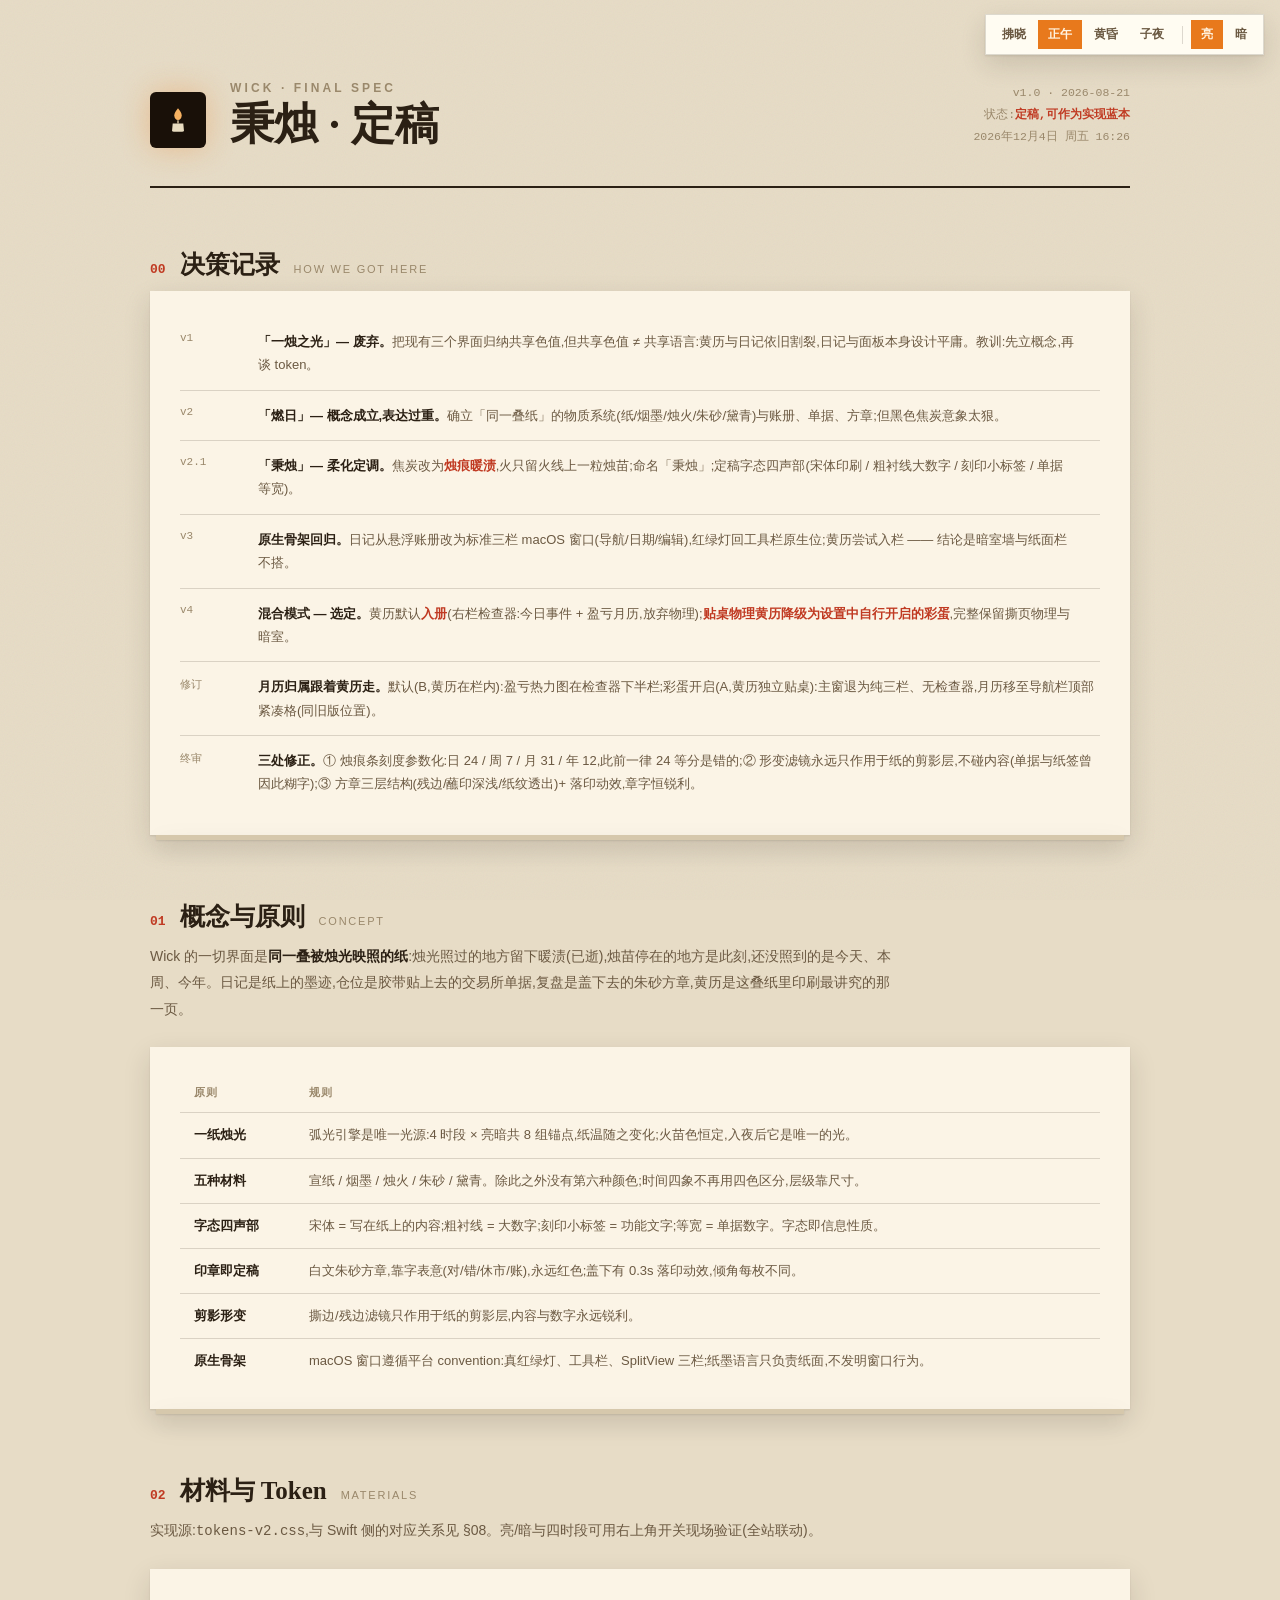
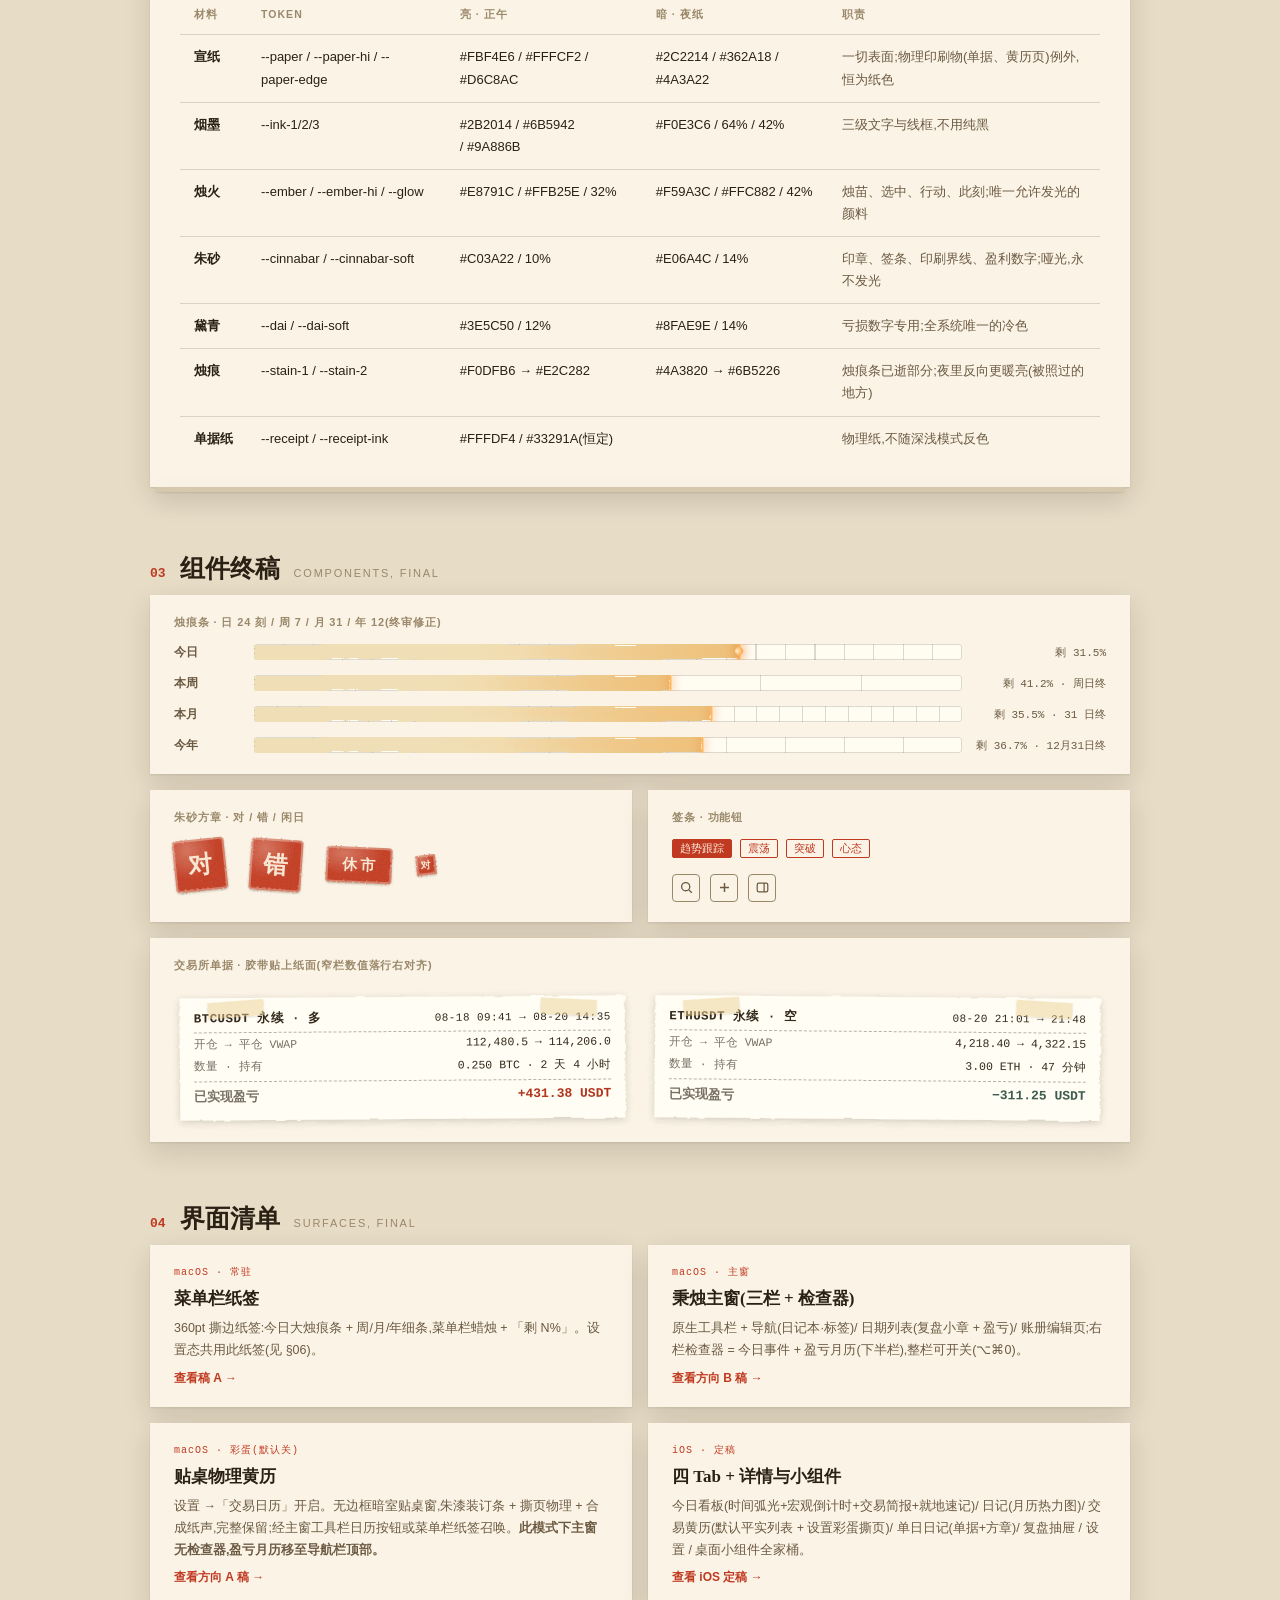
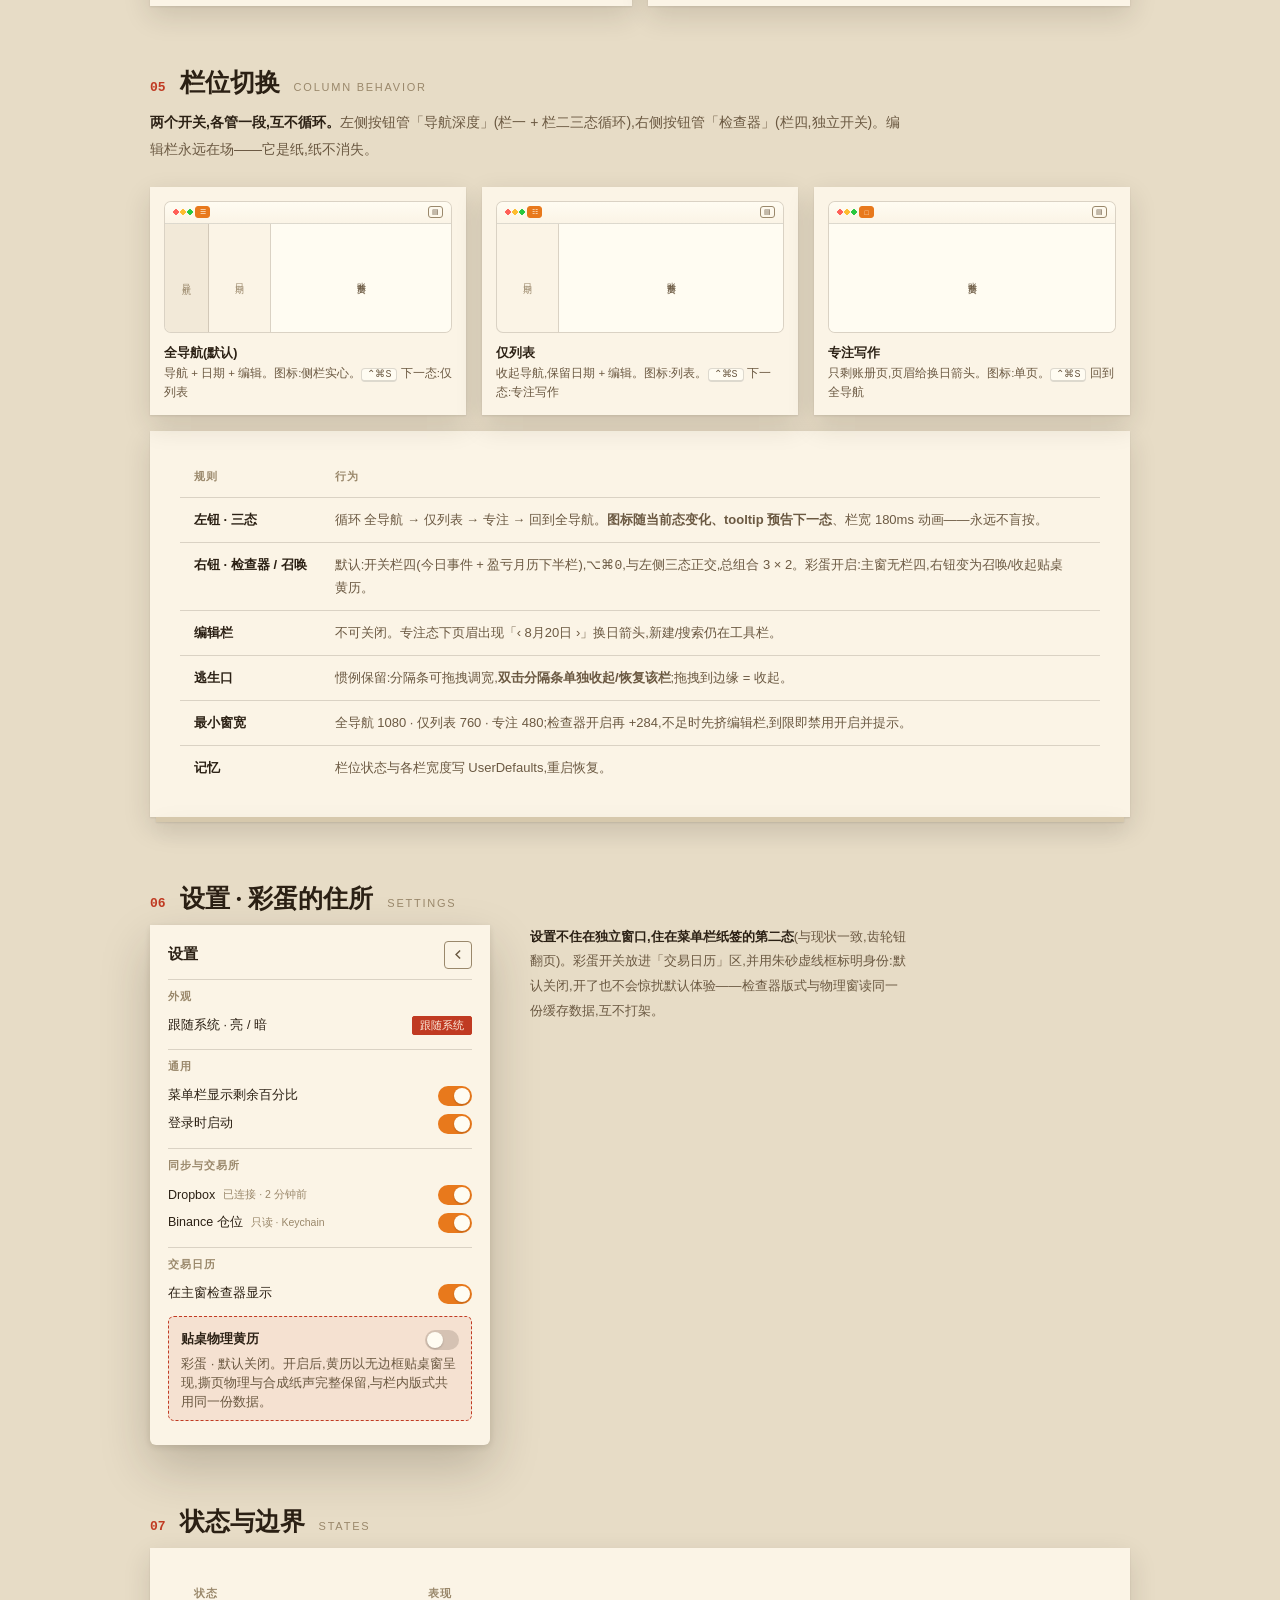
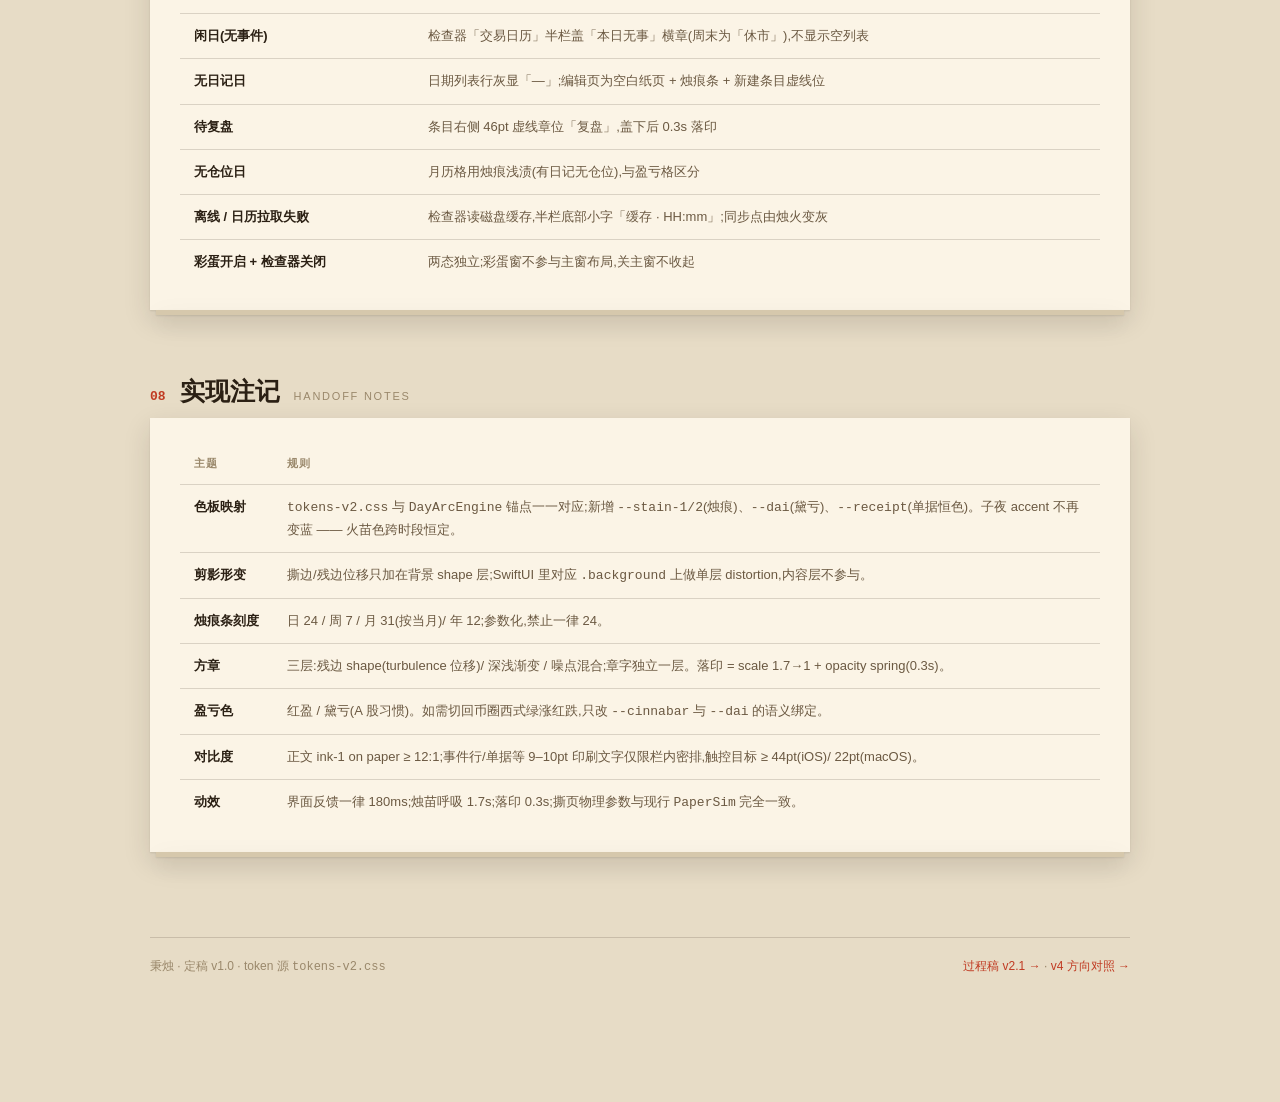
<file: designs/wick-design-language/final.html>
<!DOCTYPE html>
<html lang="zh" data-scheme="light" data-phase="day">
<head>
<meta charset="UTF-8">
<meta name="viewport" content="width=device-width, initial-scale=1">
<title>秉烛 · 设计定稿 v1.0 — Wick</title>
<link rel="stylesheet" href="tokens-v2.css">
<style>
  * { margin: 0; padding: 0; box-sizing: border-box; }
  body { font-family: var(--f-ui); color: var(--ink-1); background: var(--desk); min-height: 100vh; text-wrap: pretty; }
  .grain-layer { position: fixed; inset: 0; pointer-events: none; opacity: var(--grain-opacity); }
  .page { position: relative; z-index: 1; max-width: 1060px; margin: 0 auto; padding: 56px 40px 120px; }

  .theme-bar { position: fixed; top: 14px; right: 16px; z-index: 50; display: flex; gap: 8px; align-items: center;
    padding: 5px 6px; background: var(--paper-hi); border: 1px solid var(--rule); box-shadow: var(--sh-page); }
  .theme-bar .grp { display: flex; gap: 2px; }
  .theme-bar button { font-family: var(--f-ui); font-size: 12px; font-weight: 600; color: var(--ink-2); background: transparent; border: none; cursor: pointer; padding: 6px 10px; transition: all 0.18s ease; }
  .theme-bar button:hover { color: var(--ink-1); }
  .theme-bar button.is-on { background: var(--ember); color: #FFF3E0; }
  .theme-bar .sep { width: 1px; height: 18px; background: var(--rule); }

  .masthead { padding: 26px 0 38px; border-bottom: 2px solid var(--ink-1); display: flex; align-items: flex-end; gap: 24px; }
  .flame-mark { width: 56px; height: 56px; display: grid; place-items: center; background: var(--char-1); border-radius: 6px; box-shadow: 0 0 30px var(--glow); flex: none; }
  .masthead h1 { font-family: var(--f-print); font-size: 44px; font-weight: 900; line-height: 1.05; }
  .masthead h1 small { font-family: var(--f-ui); font-size: 12px; font-weight: 600; letter-spacing: 0.26em; color: var(--ink-3); display: block; margin-bottom: 7px; }
  .masthead .meta { margin-left: auto; text-align: right; font-family: var(--f-mono); font-size: 11.5px; color: var(--ink-3); line-height: 1.9; }
  .masthead .meta b { color: var(--cinnabar); }

  section { margin-top: 60px; }
  .sec-head { display: flex; align-items: baseline; gap: 14px; margin-bottom: 10px; }
  .sec-head .no { font-family: var(--f-mono); font-size: 13px; color: var(--cinnabar); font-weight: 700; }
  .sec-head h2 { font-family: var(--f-print); font-size: 25px; font-weight: 900; }
  .sec-head .en { font-size: 11px; letter-spacing: 0.16em; text-transform: uppercase; color: var(--ink-3); }
  .lead { color: var(--ink-2); font-size: 14px; line-height: 1.9; max-width: 760px; margin-bottom: 24px; }
  .lead b { color: var(--ink-1); }

  .sheet { background: var(--paper); box-shadow: var(--sh-page); padding: 26px 30px; }
  .sheet-edge { height: 5px; margin: 0 6px; background: var(--paper-edge); box-shadow: var(--sh-page); }

  table.spec { width: 100%; border-collapse: collapse; font-size: 13px; }
  table.spec th, table.spec td { padding: 11px 14px; text-align: left; border-bottom: 1px solid var(--rule); vertical-align: top; line-height: 1.7; }
  table.spec th { font-size: 10.5px; letter-spacing: 0.1em; color: var(--ink-3); text-transform: uppercase; }
  table.spec tr:last-child td { border-bottom: none; }
  table.spec td:first-child { white-space: nowrap; font-weight: 700; }
  table.spec td .mono { font-family: var(--f-mono); font-size: 11.5px; }
  table.spec td.dim { color: var(--ink-2); }

  /* 决策记录 */
  .decisions { display: flex; flex-direction: column; }
  .dec { display: flex; gap: 16px; padding: 13px 0; border-bottom: 1px solid var(--rule); }
  .dec:last-child { border-bottom: none; }
  .dec .dv { flex: none; width: 62px; font-family: var(--f-mono); font-size: 11px; color: var(--ink-3); padding-top: 2px; }
  .dec .dt { flex: 1; font-size: 13px; line-height: 1.8; color: var(--ink-2); }
  .dec .dt b { color: var(--ink-1); }
  .dec .dt .kept { color: var(--cinnabar); font-weight: 700; }

  /* 组件陈列 */
  .comps { display: grid; grid-template-columns: 1fr 1fr; gap: 16px; }
  .comp { background: var(--paper); box-shadow: var(--sh-page); padding: 20px 24px; }
  .comp > h4 { font-size: 11px; color: var(--ink-3); letter-spacing: 0.08em; margin-bottom: 14px; font-weight: 700; text-transform: uppercase; }
  .comp.wide { grid-column: 1 / -1; }
  .mini-strips { display: flex; flex-direction: column; gap: 14px; }
  .mini-strips .row { display: flex; align-items: center; gap: 14px; }
  .mini-strips .lbl { width: 66px; font-size: 12px; font-weight: 700; color: var(--ink-2); flex: none; }
  .mini-strips .burnstrip { height: 16px; flex: 1; }
  .mini-strips .val { width: 130px; text-align: right; font-family: var(--f-mono); font-size: 11px; color: var(--ink-2); flex: none; }
  .chop-row { display: flex; gap: 24px; align-items: center; flex-wrap: wrap; }

  /* IA 界面清单 */
  .ia { display: grid; grid-template-columns: 1fr 1fr; gap: 16px; }
  .ia-card { background: var(--paper); box-shadow: var(--sh-page); padding: 20px 24px; display: flex; flex-direction: column; gap: 8px; }
  .ia-card .ia-tag { font-family: var(--f-mono); font-size: 10px; color: var(--cinnabar); letter-spacing: 0.1em; }
  .ia-card h3 { font-family: var(--f-print); font-size: 17px; font-weight: 900; }
  .ia-card p { font-size: 12.5px; color: var(--ink-2); line-height: 1.75; }
  .ia-card a { color: var(--cinnabar); text-decoration: none; font-size: 12px; font-weight: 700; margin-top: auto; }

  /* 设置纸签 mock */
  .set-wrap { display: flex; gap: 40px; align-items: flex-start; flex-wrap: wrap; }
  .set-slip { width: 340px; background: var(--paper); box-shadow: var(--sh-lift); border-radius: 0 0 6px 6px; padding: 16px 18px 14px; position: relative; }
  .set-slip::before { content: ""; position: absolute; inset: 0; border-radius: 0 0 6px 6px; filter: url(#f-torn-top); pointer-events: none; }
  .set-slip > * { position: relative; }
  .set-h { display: flex; align-items: center; gap: 10px; padding-bottom: 10px; border-bottom: 1px solid var(--rule); }
  .set-h .t { font-size: 15px; font-weight: 800; }
  .set-h .back-b { margin-left: auto; }
  .set-sec { padding: 10px 0; border-bottom: 1px solid var(--rule); }
  .set-sec:last-child { border-bottom: none; }
  .set-sec .sh { font-size: 10.5px; font-weight: 700; letter-spacing: 0.1em; color: var(--ink-3); margin-bottom: 8px; }
  .set-row { display: flex; align-items: center; gap: 8px; font-size: 12.5px; padding: 4px 0; color: var(--ink-1); }
  .set-row small { color: var(--ink-3); font-size: 10.5px; line-height: 1.6; }
  .toggle { margin-left: auto; width: 34px; height: 20px; border-radius: 10px; background: var(--rule); position: relative; flex: none; }
  .toggle::after { content: ""; position: absolute; top: 2px; left: 2px; width: 16px; height: 16px; border-radius: 50%; background: var(--paper-hi); box-shadow: 0 1px 2px rgba(0,0,0,0.2); }
  .toggle.on { background: var(--ember); }
  .toggle.on::after { left: 16px; }
  .easter { background: var(--cinnabar-soft); border: 1px dashed var(--cinnabar); border-radius: 6px; padding: 9px 12px; margin-top: 8px; }
  .easter .set-row { font-weight: 700; }
  .easter small { color: var(--ink-2); }
  .set-note { max-width: 380px; font-size: 13px; color: var(--ink-2); line-height: 1.9; }
  .set-note b { color: var(--ink-1); }

  /* 栏位切换示意 */
  .sketches { display: grid; grid-template-columns: repeat(3, 1fr); gap: 16px; margin-bottom: 16px; }
  .sk { background: var(--paper); box-shadow: var(--sh-page); padding: 14px 14px 12px; }
  .sk .sk-win { height: 132px; border: 1px solid var(--rule); border-radius: 7px; overflow: hidden; display: flex; flex-direction: column; background: var(--paper); }
  .sk .sk-tb { height: 22px; flex: none; display: flex; align-items: center; gap: 6px; padding: 0 8px 0 30px; border-bottom: 1px solid var(--rule);
    background: linear-gradient(180deg, var(--paper-hi), var(--paper)); position: relative; }
  .sk .sk-tb::before { content: ""; position: absolute; left: 8px; top: 50%; transform: translateY(-50%); width: 20px; height: 6px;
    background:
      radial-gradient(circle 2.6px at 3px 50%, #FF5F57 98%, transparent),
      radial-gradient(circle 2.6px at 10px 50%, #FEBC2E 98%, transparent),
      radial-gradient(circle 2.6px at 17px 50%, #28C840 98%, transparent);
    background-repeat: no-repeat; }
  .sk .sk-tb .sk-btn { width: 15px; height: 12px; border-radius: 3px; border: 1px solid var(--ink-3); display: grid; place-items: center; color: var(--ink-2); font-size: 7px; }
  .sk .sk-tb .sk-btn.on { background: var(--ember); border-color: var(--ember); color: #FFF3E0; }
  .sk .sk-tb .sk-sp { flex: 1; }
  .sk .sk-cols { flex: 1; display: flex; }
  .sk .sk-col { border-right: 1px solid var(--rule); display: grid; place-items: center; font-size: 9px; color: var(--ink-3);
    writing-mode: vertical-rl; letter-spacing: 0.2em; position: relative; }
  .sk .sk-col:last-child { border-right: none; }
  .sk .sk-col.nav { width: 44px; background: color-mix(in srgb, var(--paper) 55%, var(--desk) 45%); }
  .sk .sk-col.list { width: 62px; }
  .sk .sk-col.edit { flex: 1; background: var(--paper-hi); color: var(--ink-2); }
  .sk .sk-col.insp { width: 40px; background: var(--paper); }
  .sk .sk-col.insp::after { content: ""; position: absolute; top: 6px; left: 8px; right: 8px; height: 4px; background: var(--cinnabar); border-radius: 2px; }
  .sk .sk-cap { margin-top: 10px; font-size: 11.5px; color: var(--ink-2); line-height: 1.7; }
  .sk .sk-cap b { color: var(--ink-1); display: block; font-size: 12.5px; }
  .sk .sk-cap kbd { font-family: var(--f-mono); font-size: 10px; background: var(--paper-hi); border: 1px solid var(--rule); border-bottom-width: 2px; border-radius: 4px; padding: 0 5px; }

  footer { margin-top: 80px; padding-top: 20px; border-top: 1px solid var(--rule); display: flex; justify-content: space-between; font-size: 12px; color: var(--ink-3); }
  footer a { color: var(--cinnabar); text-decoration: none; }
</style>
</head>
<body>
<div class="grain-layer grain"></div>

<svg width="0" height="0" style="position: absolute;" aria-hidden="true">
  <filter id="f-char" x="-5%" y="-30%" width="110%" height="160%">
    <feTurbulence type="fractalNoise" baseFrequency="0.012 0.35" numOctaves="3" seed="7" result="n"/>
    <feDisplacementMap in="SourceGraphic" in2="n" scale="7" xChannelSelector="R" yChannelSelector="G"/>
  </filter>
  <filter id="f-torn" x="-5%" y="-12%" width="110%" height="124%">
    <feTurbulence type="fractalNoise" baseFrequency="0.035 0.28" numOctaves="3" seed="11" result="n"/>
    <feDisplacementMap in="SourceGraphic" in2="n" scale="3.2" xChannelSelector="R" yChannelSelector="G"/>
  </filter>
  <filter id="f-seal" x="-8%" y="-8%" width="116%" height="116%">
    <feTurbulence type="fractalNoise" baseFrequency="0.55" numOctaves="2" seed="9" result="n"/>
    <feDisplacementMap in="SourceGraphic" in2="n" scale="2.4"/>
  </filter>
  <filter id="f-torn-top" x="-5%" y="-30%" width="110%" height="130%">
    <feTurbulence type="fractalNoise" baseFrequency="0.05 0.09" numOctaves="2" seed="4" result="n"/>
    <feDisplacementMap in="SourceGraphic" in2="n" scale="3.5"/>
  </filter>
</svg>

<div class="theme-bar">
  <div class="grp">
    <button data-set-phase="dawn">拂晓</button>
    <button data-set-phase="day">正午</button>
    <button data-set-phase="dusk">黄昏</button>
    <button data-set-phase="night">子夜</button>
  </div>
  <div class="sep"></div>
  <div class="grp">
    <button data-set-scheme="light">亮</button>
    <button data-set-scheme="dark">暗</button>
  </div>
</div>

<div class="page">

  <header class="masthead">
    <div class="flame-mark">
      <svg width="28" height="28" viewBox="0 0 18 18" fill="none" aria-hidden="true">
        <path d="M9 1.4 C7.6 3.1 6.6 4.6 6.6 6.1 C6.6 7.8 7.7 9 9 9 C10.3 9 11.4 7.8 11.4 6.1 C11.4 4.6 10.4 3.1 9 1.4 Z" fill="#F7B261"/>
        <rect x="8.5" y="9.2" width="1" height="2" fill="#C9B795"/>
        <path d="M5.6 11.2 L12.4 11.2 L12.8 15.6 Q12.85 16.6 11.6 16.6 L6.4 16.6 Q5.15 16.6 5.2 15.6 Z" fill="#E8DCC0"/>
      </svg>
    </div>
    <h1><small>WICK · FINAL SPEC</small>秉烛 · 定稿</h1>
    <div class="meta">
      v1.0 · 2026-08-21<br>
      状态:<b>定稿,可作为实现蓝本</b><br>
      <span data-clock></span>
    </div>
  </header>

  <!-- ==================== 00 决策记录 ==================== -->
  <section data-screen-label="决策记录">
    <div class="sec-head"><span class="no">00</span><h2>决策记录</h2><span class="en">How we got here</span></div>
    <div class="sheet">
      <div class="decisions">
        <div class="dec"><div class="dv">v1</div><div class="dt"><b>「一烛之光」— 废弃。</b>把现有三个界面归纳共享色值,但共享色值 ≠ 共享语言:黄历与日记依旧割裂,日记与面板本身设计平庸。教训:先立概念,再谈 token。</div></div>
        <div class="dec"><div class="dv">v2</div><div class="dt"><b>「燃日」— 概念成立,表达过重。</b>确立「同一叠纸」的物质系统(纸/烟墨/烛火/朱砂/黛青)与账册、单据、方章;但黑色焦炭意象太狠。</div></div>
        <div class="dec"><div class="dv">v2.1</div><div class="dt"><b>「秉烛」— 柔化定调。</b>焦炭改为<span class="kept">烛痕暖渍</span>,火只留火线上一粒烛苗;命名「秉烛」;定稿字态四声部(宋体印刷 / 粗衬线大数字 / 刻印小标签 / 单据等宽)。</div></div>
        <div class="dec"><div class="dv">v3</div><div class="dt"><b>原生骨架回归。</b>日记从悬浮账册改为标准三栏 macOS 窗口(导航/日期/编辑),红绿灯回工具栏原生位;黄历尝试入栏 —— 结论是暗室墙与纸面栏不搭。</div></div>
        <div class="dec"><div class="dv">v4</div><div class="dt"><b>混合模式 — 选定。</b>黄历默认<span class="kept">入册</span>(右栏检查器:今日事件 + 盈亏月历,放弃物理);<span class="kept">贴桌物理黄历降级为设置中自行开启的彩蛋</span>,完整保留撕页物理与暗室。</div></div>
        <div class="dec"><div class="dv">修订</div><div class="dt"><b>月历归属跟着黄历走。</b>默认(B,黄历在栏内):盈亏热力图在检查器下半栏;彩蛋开启(A,黄历独立贴桌):主窗退为纯三栏、无检查器,月历移至导航栏顶部紧凑格(同旧版位置)。</div></div>
        <div class="dec"><div class="dv">终审</div><div class="dt"><b>三处修正。</b>① 烛痕条刻度参数化:日 24 / 周 7 / 月 31 / 年 12,此前一律 24 等分是错的;② 形变滤镜永远只作用于纸的剪影层,不碰内容(单据与纸签曾因此糊字);③ 方章三层结构(残边/蘸印深浅/纸纹透出)+ 落印动效,章字恒锐利。</div></div>
      </div>
    </div>
    <div class="sheet-edge"></div>
  </section>

  <!-- ==================== 01 概念与原则 ==================== -->
  <section data-screen-label="概念">
    <div class="sec-head"><span class="no">01</span><h2>概念与原则</h2><span class="en">Concept</span></div>
    <p class="lead">Wick 的一切界面是<b>同一叠被烛光映照的纸</b>:烛光照过的地方留下暖渍(已逝),烛苗停在的地方是此刻,还没照到的是今天、本周、今年。日记是纸上的墨迹,仓位是胶带贴上去的交易所单据,复盘是盖下去的朱砂方章,黄历是这叠纸里印刷最讲究的那一页。</p>
    <div class="sheet">
      <table class="spec">
        <tr><th>原则</th><th>规则</th></tr>
        <tr><td>一纸烛光</td><td class="dim">弧光引擎是唯一光源:4 时段 × 亮暗共 8 组锚点,纸温随之变化;火苗色恒定,入夜后它是唯一的光。</td></tr>
        <tr><td>五种材料</td><td class="dim">宣纸 / 烟墨 / 烛火 / 朱砂 / 黛青。除此之外没有第六种颜色;时间四象不再用四色区分,层级靠尺寸。</td></tr>
        <tr><td>字态四声部</td><td class="dim">宋体 = 写在纸上的内容;粗衬线 = 大数字;刻印小标签 = 功能文字;等宽 = 单据数字。字态即信息性质。</td></tr>
        <tr><td>印章即定稿</td><td class="dim">白文朱砂方章,靠字表意(对/错/休市/账),永远红色;盖下有 0.3s 落印动效,倾角每枚不同。</td></tr>
        <tr><td>剪影形变</td><td class="dim">撕边/残边滤镜只作用于纸的剪影层,内容与数字永远锐利。</td></tr>
        <tr><td>原生骨架</td><td class="dim">macOS 窗口遵循平台 convention:真红绿灯、工具栏、SplitView 三栏;纸墨语言只负责纸面,不发明窗口行为。</td></tr>
      </table>
    </div>
    <div class="sheet-edge"></div>
  </section>

  <!-- ==================== 02 材料与 Token ==================== -->
  <section data-screen-label="材料">
    <div class="sec-head"><span class="no">02</span><h2>材料与 Token</h2><span class="en">Materials</span></div>
    <p class="lead">实现源:<code>tokens-v2.css</code>,与 Swift 侧的对应关系见 §08。亮/暗与四时段可用右上角开关现场验证(全站联动)。</p>
    <div class="sheet">
      <table class="spec">
        <tr><th>材料</th><th>Token</th><th>亮 · 正午</th><th>暗 · 夜纸</th><th>职责</th></tr>
        <tr><td>宣纸</td><td class="mono">--paper / --paper-hi / --paper-edge</td><td class="mono">#FBF4E6 / #FFFCF2 / #D6C8AC</td><td class="mono">#2C2214 / #362A18 / #4A3A22</td><td class="dim">一切表面;物理印刷物(单据、黄历页)例外,恒为纸色</td></tr>
        <tr><td>烟墨</td><td class="mono">--ink-1/2/3</td><td class="mono">#2B2014 / #6B5942 / #9A886B</td><td class="mono">#F0E3C6 / 64% / 42%</td><td class="dim">三级文字与线框,不用纯黑</td></tr>
        <tr><td>烛火</td><td class="mono">--ember / --ember-hi / --glow</td><td class="mono">#E8791C / #FFB25E / 32%</td><td class="mono">#F59A3C / #FFC882 / 42%</td><td class="dim">烛苗、选中、行动、此刻;唯一允许发光的颜料</td></tr>
        <tr><td>朱砂</td><td class="mono">--cinnabar / --cinnabar-soft</td><td class="mono">#C03A22 / 10%</td><td class="mono">#E06A4C / 14%</td><td class="dim">印章、签条、印刷界线、盈利数字;哑光,永不发光</td></tr>
        <tr><td>黛青</td><td class="mono">--dai / --dai-soft</td><td class="mono">#3E5C50 / 12%</td><td class="mono">#8FAE9E / 14%</td><td class="dim">亏损数字专用;全系统唯一的冷色</td></tr>
        <tr><td>烛痕</td><td class="mono">--stain-1 / --stain-2</td><td class="mono">#F0DFB6 → #E2C282</td><td class="mono">#4A3820 → #6B5226</td><td class="dim">烛痕条已逝部分;夜里反向更暖亮(被照过的地方)</td></tr>
        <tr><td>单据纸</td><td class="mono">--receipt / --receipt-ink</td><td class="mono" colspan="2">#FFFDF4 / #33291A(恒定)</td><td class="dim">物理纸,不随深浅模式反色</td></tr>
      </table>
    </div>
    <div class="sheet-edge"></div>
  </section>

  <!-- ==================== 03 组件终稿 ==================== -->
  <section data-screen-label="组件">
    <div class="sec-head"><span class="no">03</span><h2>组件终稿</h2><span class="en">Components, final</span></div>
    <div class="comps">
      <div class="comp wide">
        <h4>烛痕条 · 日 24 刻 / 周 7 / 月 31 / 年 12(终审修正)</h4>
        <div class="mini-strips">
          <div class="row"><span class="lbl">今日</span><div class="burnstrip" data-burn-day style="--p: 61%;"><div class="char"></div><div class="emberline"></div><div class="flame"></div></div><span class="val">剩 <span data-burn-day-label>39</span>%</span></div>
          <div class="row"><span class="lbl">本周</span><div class="burnstrip" style="--p: 58.8%; --ticks: 7;"><div class="char"></div><div class="emberline"></div></div><span class="val">剩 41.2% · 周日终</span></div>
          <div class="row"><span class="lbl">本月</span><div class="burnstrip" style="--p: 64.5%; --ticks: 31;"><div class="char"></div><div class="emberline"></div></div><span class="val">剩 35.5% · 31 日终</span></div>
          <div class="row"><span class="lbl">今年</span><div class="burnstrip" style="--p: 63.3%; --ticks: 12;"><div class="char"></div><div class="emberline"></div></div><span class="val">剩 36.7% · 12月31日终</span></div>
        </div>
      </div>
      <div class="comp">
        <h4>朱砂方章 · 对 / 错 / 闲日</h4>
        <div class="chop-row">
          <span class="chop" style="width: 52px; height: 52px; font-size: 24px;"><span>对</span></span>
          <span class="chop" style="width: 52px; height: 52px; font-size: 24px; transform: rotate(4deg);"><span>错</span></span>
          <span class="chop" style="width: 66px; height: 36px; font-size: 15px; letter-spacing: 0.2em; padding-left: 0.2em; transform: rotate(2.5deg);"><span>休市</span></span>
          <span class="chop" style="width: 20px; height: 20px; font-size: 10px;"><span>对</span></span>
        </div>
      </div>
      <div class="comp">
        <h4>签条 · 功能钮</h4>
        <div style="display: flex; gap: 8px; flex-wrap: wrap; margin-bottom: 16px;">
          <span class="ptag on">趋势跟踪</span><span class="ptag">震荡</span><span class="ptag">突破</span><span class="ptag">心态</span>
        </div>
        <div style="display: flex; gap: 10px;">
          <button class="inkbtn"><svg viewBox="0 0 16 16" fill="none" stroke="currentColor" stroke-width="1.6"><circle cx="7" cy="7" r="5"/><path d="M11 11l3.5 3.5"/></svg></button>
          <button class="inkbtn"><svg viewBox="0 0 16 16" fill="none" stroke="currentColor" stroke-width="1.8"><path d="M8 2.5v11M2.5 8h11"/></svg></button>
          <button class="inkbtn"><svg viewBox="0 0 16 16" fill="none" stroke="currentColor" stroke-width="1.5"><rect x="1.5" y="2.5" width="13" height="11" rx="2"/><path d="M10 2.5v11"/></svg></button>
        </div>
      </div>
      <div class="comp wide">
        <h4>交易所单据 · 胶带贴上纸面(窄栏数值落行右对齐)</h4>
        <div style="display: grid; grid-template-columns: 1fr 1fr; gap: 4px 18px;">
          <div class="receipt">
            <div class="r-head"><b>BTCUSDT 永续 · 多</b><span>08-18 09:41 → 08-20 14:35</span></div>
            <div class="r-row"><span>开仓 → 平仓 VWAP</span><span>112,480.5 → 114,206.0</span></div>
            <div class="r-row"><span>数量 · 持有</span><span>0.250 BTC · 2 天 4 小时</span></div>
            <div class="r-row r-total"><span>已实现盈亏</span><span class="up">+431.38 USDT</span></div>
          </div>
          <div class="receipt" style="transform: rotate(0.5deg);">
            <div class="r-head"><b>ETHUSDT 永续 · 空</b><span>08-20 21:01 → 21:48</span></div>
            <div class="r-row"><span>开仓 → 平仓 VWAP</span><span>4,218.40 → 4,322.15</span></div>
            <div class="r-row"><span>数量 · 持有</span><span>3.00 ETH · 47 分钟</span></div>
            <div class="r-row r-total"><span>已实现盈亏</span><span class="down">−311.25 USDT</span></div>
          </div>
        </div>
      </div>
    </div>
  </section>

  <!-- ==================== 04 界面清单 ==================== -->
  <section data-screen-label="界面清单">
    <div class="sec-head"><span class="no">04</span><h2>界面清单</h2><span class="en">Surfaces, final</span></div>
    <div class="ia">
      <div class="ia-card">
        <span class="ia-tag">macOS · 常驻</span>
        <h3>菜单栏纸签</h3>
        <p>360pt 撕边纸签:今日大烛痕条 + 周/月/年细条,菜单栏蜡烛 + 「剩 N%」。设置态共用此纸签(见 §06)。</p>
        <a href="v2-macos.html">查看稿 A →</a>
      </div>
      <div class="ia-card">
        <span class="ia-tag">macOS · 主窗</span>
        <h3>秉烛主窗(三栏 + 检查器)</h3>
        <p>原生工具栏 + 导航(日记本·标签)/ 日期列表(复盘小章 + 盈亏)/ 账册编辑页;右栏检查器 = 今日事件 + 盈亏月历(下半栏),整栏可开关(⌥⌘0)。</p>
        <a href="v4-directions.html">查看方向 B 稿 →</a>
      </div>
      <div class="ia-card">
        <span class="ia-tag">macOS · 彩蛋(默认关)</span>
        <h3>贴桌物理黄历</h3>
        <p>设置 →「交易日历」开启。无边框暗室贴桌窗,朱漆装订条 + 撕页物理 + 合成纸声,完整保留;经主窗工具栏日历按钮或菜单栏纸签召唤。<b>此模式下主窗无检查器,盈亏月历移至导航栏顶部。</b></p>
        <a href="v4-directions.html">查看方向 A 稿 →</a>
      </div>
      <div class="ia-card">
        <span class="ia-tag">iOS · 定稿</span>
        <h3>四 Tab + 详情与小组件</h3>
        <p>今日看板(时间弧光+宏观倒计时+交易简报+就地速记)/ 日记(月历热力图)/ 交易黄历(默认平实列表 + 设置彩蛋撕页)/ 单日日记(单据+方章)/ 复盘抽屉 / 设置 / 桌面小组件全家桶。</p>
        <a href="final-ios.html">查看 iOS 定稿 →</a>
      </div>
    </div>
  </section>

  <!-- ==================== 05 栏位切换 ==================== -->
  <section data-screen-label="栏位切换">
    <div class="sec-head"><span class="no">05</span><h2>栏位切换</h2><span class="en">Column behavior</span></div>
    <p class="lead"><b>两个开关,各管一段,互不循环。</b>左侧按钮管「导航深度」(栏一 + 栏二三态循环),右侧按钮管「检查器」(栏四,独立开关)。编辑栏永远在场——它是纸,纸不消失。</p>
    <div class="sketches">
      <div class="sk">
        <div class="sk-win">
          <div class="sk-tb"><span class="sk-btn on">☰</span><span class="sk-sp"></span><span class="sk-btn">▤</span></div>
          <div class="sk-cols"><div class="sk-col nav">导航</div><div class="sk-col list">日期</div><div class="sk-col edit">账册页</div></div>
        </div>
        <div class="sk-cap"><b>全导航(默认)</b>导航 + 日期 + 编辑。图标:侧栏实心。<kbd>⌃⌘S</kbd> 下一态:仅列表</div>
      </div>
      <div class="sk">
        <div class="sk-win">
          <div class="sk-tb"><span class="sk-btn on">☷</span><span class="sk-sp"></span><span class="sk-btn">▤</span></div>
          <div class="sk-cols"><div class="sk-col list">日期</div><div class="sk-col edit">账册页</div></div>
        </div>
        <div class="sk-cap"><b>仅列表</b>收起导航,保留日期 + 编辑。图标:列表。<kbd>⌃⌘S</kbd> 下一态:专注写作</div>
      </div>
      <div class="sk">
        <div class="sk-win">
          <div class="sk-tb"><span class="sk-btn on">□</span><span class="sk-sp"></span><span class="sk-btn">▤</span></div>
          <div class="sk-cols"><div class="sk-col edit">账册页</div></div>
        </div>
        <div class="sk-cap"><b>专注写作</b>只剩账册页,页眉给换日箭头。图标:单页。<kbd>⌃⌘S</kbd> 回到全导航</div>
      </div>
    </div>
    <div class="sheet">
      <table class="spec">
        <tr><th>规则</th><th>行为</th></tr>
        <tr><td>左钮 · 三态</td><td class="dim">循环 全导航 → 仅列表 → 专注 → 回到全导航。<b>图标随当前态变化、tooltip 预告下一态</b>、栏宽 180ms 动画——永远不盲按。</td></tr>
        <tr><td>右钮 · 检查器 / 召唤</td><td class="dim">默认:开关栏四(今日事件 + 盈亏月历下半栏),<kbd>⌥⌘0</kbd>,与左侧三态正交,总组合 3 × 2。彩蛋开启:主窗无栏四,右钮变为召唤/收起贴桌黄历。</td></tr>
        <tr><td>编辑栏</td><td class="dim">不可关闭。专注态下页眉出现「‹ 8月20日 ›」换日箭头,新建/搜索仍在工具栏。</td></tr>
        <tr><td>逃生口</td><td class="dim">惯例保留:分隔条可拖拽调宽,<b>双击分隔条单独收起/恢复该栏</b>;拖拽到边缘 = 收起。</td></tr>
        <tr><td>最小窗宽</td><td class="dim">全导航 1080 · 仅列表 760 · 专注 480;检查器开启再 +284,不足时先挤编辑栏,到限即禁用开启并提示。</td></tr>
        <tr><td>记忆</td><td class="dim">栏位状态与各栏宽度写 UserDefaults,重启恢复。</td></tr>
      </table>
    </div>
    <div class="sheet-edge"></div>
  </section>

  <!-- ==================== 06 设置与彩蛋 ==================== -->
  <section data-screen-label="设置">
    <div class="sec-head"><span class="no">06</span><h2>设置 · 彩蛋的住所</h2><span class="en">Settings</span></div>
    <div class="set-wrap">
      <div class="set-slip">
        <div class="set-h">
          <div class="t">设置</div>
          <button class="inkbtn back-b"><svg viewBox="0 0 16 16" fill="none" stroke="currentColor" stroke-width="1.8"><path d="M10 3L5 8l5 5"/></svg></button>
        </div>
        <div class="set-sec">
          <div class="sh">外观</div>
          <div class="set-row">跟随系统 · 亮 / 暗<span style="margin-left:auto;" class="ptag on">跟随系统</span></div>
        </div>
        <div class="set-sec">
          <div class="sh">通用</div>
          <div class="set-row">菜单栏显示剩余百分比<span class="toggle on"></span></div>
          <div class="set-row">登录时启动<span class="toggle on"></span></div>
        </div>
        <div class="set-sec">
          <div class="sh">同步与交易所</div>
          <div class="set-row">Dropbox<small>已连接 · 2 分钟前</small><span class="toggle on"></span></div>
          <div class="set-row">Binance 仓位<small>只读 · Keychain</small><span class="toggle on"></span></div>
        </div>
        <div class="set-sec">
          <div class="sh">交易日历</div>
          <div class="set-row">在主窗检查器显示<span class="toggle on"></span></div>
          <div class="easter">
            <div class="set-row">贴桌物理黄历<span class="toggle"></span></div>
            <small>彩蛋 · 默认关闭。开启后,黄历以无边框贴桌窗呈现,撕页物理与合成纸声完整保留,与栏内版式共用同一份数据。</small>
          </div>
        </div>
      </div>
      <div class="set-note">
        <b>设置不住在独立窗口,住在菜单栏纸签的第二态</b>(与现状一致,齿轮钮翻页)。彩蛋开关放进「交易日历」区,并用朱砂虚线框标明身份:默认关闭,开了也不会惊扰默认体验——检查器版式与物理窗读同一份缓存数据,互不打架。
      </div>
    </div>
  </section>

  <!-- ==================== 07 状态与边界 ==================== -->
  <section data-screen-label="状态">
    <div class="sec-head"><span class="no">07</span><h2>状态与边界</h2><span class="en">States</span></div>
    <div class="sheet">
      <table class="spec">
        <tr><th>状态</th><th>表现</th></tr>
        <tr><td>闲日(无事件)</td><td class="dim">检查器「交易日历」半栏盖「本日无事」横章(周末为「休市」),不显示空列表</td></tr>
        <tr><td>无日记日</td><td class="dim">日期列表行灰显「—」;编辑页为空白纸页 + 烛痕条 + 新建条目虚线位</td></tr>
        <tr><td>待复盘</td><td class="dim">条目右侧 46pt 虚线章位「复盘」,盖下后 0.3s 落印</td></tr>
        <tr><td>无仓位日</td><td class="dim">月历格用烛痕浅渍(有日记无仓位),与盈亏格区分</td></tr>
        <tr><td>离线 / 日历拉取失败</td><td class="dim">检查器读磁盘缓存,半栏底部小字「缓存 · HH:mm」;同步点由烛火变灰</td></tr>
        <tr><td>彩蛋开启 + 检查器关闭</td><td class="dim">两态独立;彩蛋窗不参与主窗布局,关主窗不收起</td></tr>
      </table>
    </div>
    <div class="sheet-edge"></div>
  </section>

  <!-- ==================== 08 实现注记 ==================== -->
  <section data-screen-label="实现">
    <div class="sec-head"><span class="no">08</span><h2>实现注记</h2><span class="en">Handoff notes</span></div>
    <div class="sheet">
      <table class="spec">
        <tr><th>主题</th><th>规则</th></tr>
        <tr><td>色板映射</td><td class="dim"><code>tokens-v2.css</code> 与 <code>DayArcEngine</code> 锚点一一对应;新增 <code>--stain-1/2</code>(烛痕)、<code>--dai</code>(黛亏)、<code>--receipt</code>(单据恒色)。子夜 accent 不再变蓝 —— 火苗色跨时段恒定。</td></tr>
        <tr><td>剪影形变</td><td class="dim">撕边/残边位移只加在背景 shape 层;SwiftUI 里对应 <code>.background</code> 上做单层 distortion,内容层不参与。</td></tr>
        <tr><td>烛痕条刻度</td><td class="dim">日 24 / 周 7 / 月 31(按当月)/ 年 12;参数化,禁止一律 24。</td></tr>
        <tr><td>方章</td><td class="dim">三层:残边 shape(turbulence 位移)/ 深浅渐变 / 噪点混合;章字独立一层。落印 = scale 1.7→1 + opacity spring(0.3s)。</td></tr>
        <tr><td>盈亏色</td><td class="dim">红盈 / 黛亏(A 股习惯)。如需切回币圈西式绿涨红跌,只改 <code>--cinnabar</code> 与 <code>--dai</code> 的语义绑定。</td></tr>
        <tr><td>对比度</td><td class="dim">正文 ink-1 on paper ≥ 12:1;事件行/单据等 9–10pt 印刷文字仅限栏内密排,触控目标 ≥ 44pt(iOS)/ 22pt(macOS)。</td></tr>
        <tr><td>动效</td><td class="dim">界面反馈一律 180ms;烛苗呼吸 1.7s;落印 0.3s;撕页物理参数与现行 <code>PaperSim</code> 完全一致。</td></tr>
      </table>
    </div>
    <div class="sheet-edge"></div>
  </section>

  <footer>
    <span>秉烛 · 定稿 v1.0 · token 源 <code>tokens-v2.css</code></span>
    <span><a href="v2.html">过程稿 v2.1 →</a> · <a href="v4-directions.html">v4 方向对照 →</a></span>
  </footer>
</div>

<script src="theme.js"></script>
</body>
</html>
</file>
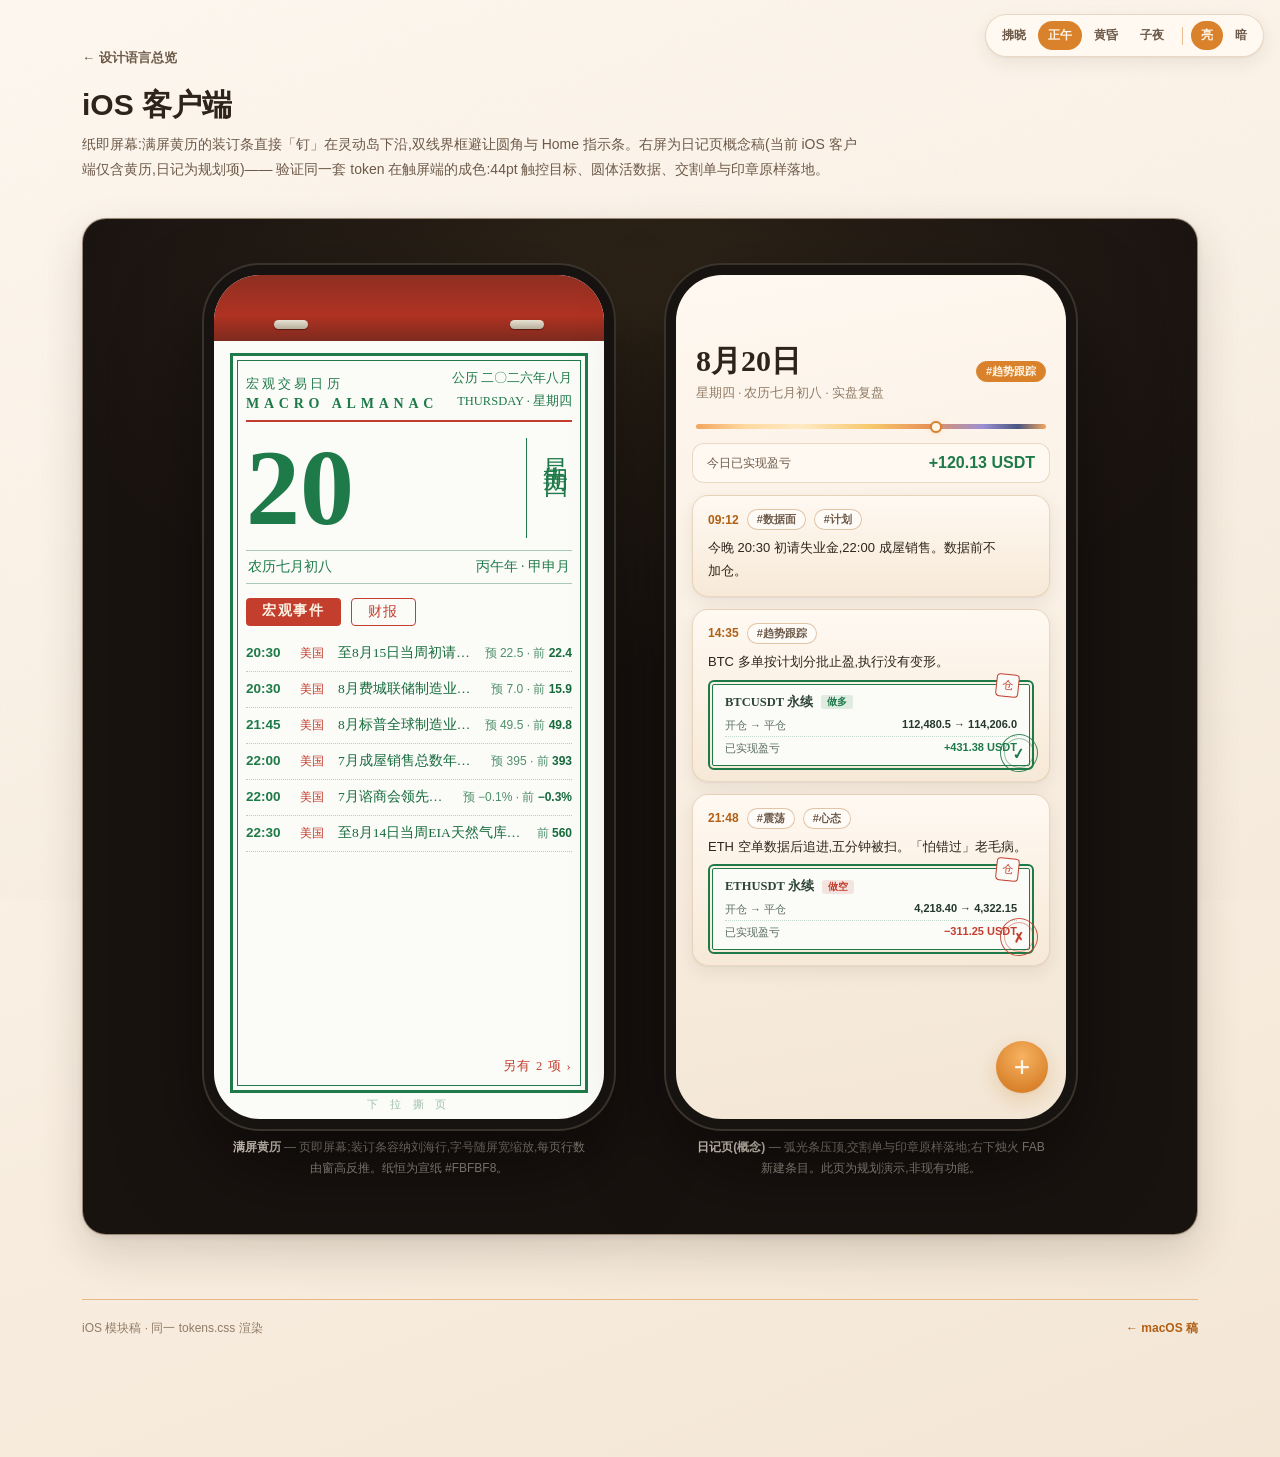
<file: designs/wick-design-language/ios.html>
<!DOCTYPE html>
<html lang="zh" data-scheme="light" data-phase="day">
<head>
<meta charset="UTF-8">
<meta name="viewport" content="width=device-width, initial-scale=1">
<title>iOS 模块稿 · Wick 设计语言</title>
<link rel="stylesheet" href="tokens.css">
<style>
  * { margin: 0; padding: 0; box-sizing: border-box; }
  body {
    font-family: var(--font-ui); color: var(--ink-1);
    background: linear-gradient(160deg, var(--paper-top), var(--paper-bottom));
    min-height: 100vh; text-wrap: pretty;
  }
  .grain-layer { position: fixed; inset: 0; pointer-events: none; opacity: var(--grain-opacity); }
  .page { position: relative; z-index: 1; max-width: 1180px; margin: 0 auto; padding: 48px 32px 120px; }

  .theme-bar { position: fixed; top: 14px; right: 16px; z-index: 50; display: flex; gap: 8px; align-items: center;
    padding: 6px; border-radius: 999px; background: var(--card-top); border: 1px solid var(--card-stroke); box-shadow: var(--shadow-card); }
  .theme-bar .grp { display: flex; gap: 2px; }
  .theme-bar button { font-family: var(--font-ui); font-size: 12px; font-weight: 600; color: var(--ink-2);
    background: transparent; border: none; cursor: pointer; padding: 6px 10px; border-radius: 999px; transition: all 0.18s ease; }
  .theme-bar button:hover { color: var(--ink-1); }
  .theme-bar button.is-on { background: var(--ember); color: #FFF6E8; }
  .theme-bar .sep { width: 1px; height: 18px; background: var(--divider); }

  .back { display: inline-flex; gap: 6px; align-items: center; color: var(--ink-2); text-decoration: none; font-size: 13px; font-weight: 600; }
  .back:hover { color: var(--ember); }
  .page-head { margin: 18px 0 8px; }
  .page-head h1 { font-size: 30px; font-weight: 800; }
  .page-head p { margin-top: 6px; color: var(--ink-2); font-size: 14px; line-height: 1.8; max-width: 780px; }

  .stage { margin-top: 36px; border-radius: var(--r-xl); border: 1px solid var(--card-stroke); padding: 56px 40px;
    display: flex; gap: 72px; justify-content: center; align-items: flex-start; flex-wrap: wrap;
    background: radial-gradient(800px 500px at 50% 8%, #2E2418, #191310 75%); box-shadow: var(--shadow-pop); }
  .phone-col { display: flex; flex-direction: column; align-items: center; gap: 18px; }
  .phone-col .cap { color: rgba(245, 235, 221, 0.6); font-size: 12px; line-height: 1.7; text-align: center; max-width: 360px; }
  .phone-col .cap b { color: #F5EBDD; }

  .phone { width: 390px; height: 844px; border-radius: 46px; overflow: hidden; position: relative;
    box-shadow: 0 0 0 10px #161310, 0 0 0 12px #3A332C, 0 40px 90px rgba(0,0,0,0.6); }

  /* ============ 黄历满屏页 ============ */
  .fs-page { position: absolute; inset: 0; background: var(--print-paper); color: #166B3C; display: flex; flex-direction: column; }
  .fs-binding { height: 66px; flex: none; background: linear-gradient(180deg, #8E2F22, #B03222 60%, #7E2A1E); position: relative; }
  .fs-binding::before, .fs-binding::after { content: ""; position: absolute; bottom: 12px; width: 34px; height: 9px; border-radius: 5px;
    background: linear-gradient(180deg, #E8E2D4, #B7AF9C); box-shadow: 0 1px 1px rgba(0,0,0,0.4); }
  .fs-binding::before { left: 60px; } .fs-binding::after { right: 60px; }
  .fs-frame { position: absolute; inset: 78px 16px 26px; border: 3px solid var(--pine); pointer-events: none; }
  .fs-frame::before { content: ""; position: absolute; inset: 4px; border: 1.2px solid var(--pine); }
  .fs-content { flex: 1; display: flex; flex-direction: column; padding: 26px 32px 44px; position: relative; }
  .fs-mast { display: flex; justify-content: space-between; align-items: flex-end; border-bottom: 2.5px solid var(--cinnabar); padding-bottom: 8px; }
  .fs-mast .pub { font-family: var(--font-print); font-size: 13px; letter-spacing: 0.24em; color: var(--pine); }
  .fs-mast .pub b { display: block; font-size: 14px; letter-spacing: 0.34em; margin-top: 3px; }
  .fs-mast .greg { text-align: right; font-family: var(--font-print); font-size: 12.5px; line-height: 1.8; color: var(--pine); }
  .fs-hero { display: flex; align-items: stretch; margin-top: 16px; }
  .fs-day { font-family: var(--font-numeral); font-weight: 900; font-size: 108px; line-height: 0.92; color: var(--pine); flex: 1; }
  .fs-week { writing-mode: vertical-rl; font-family: var(--font-print); font-size: 25px; letter-spacing: 0.35em; color: var(--pine);
    border-left: 1.2px solid var(--pine); padding-left: 12px; margin-left: 14px; }
  .fs-lunar { margin-top: 12px; font-family: var(--font-print); font-size: 14px; color: var(--pine); display: flex; justify-content: space-between;
    border-top: 1px solid rgba(22,107,60,0.35); border-bottom: 1px solid rgba(22,107,60,0.35); padding: 7px 2px; }
  .fs-tabs { display: flex; gap: 10px; margin-top: 14px; }
  .fs-tab { font-family: var(--font-print); font-size: 14px; padding: 4px 16px; border-radius: 4px; letter-spacing: 0.12em; }
  .fs-tab.on { background: var(--cinnabar); color: #FBF3E4; font-weight: 700; }
  .fs-tab.off { border: 1.2px solid var(--cinnabar); color: var(--cinnabar); }
  .fs-rows { margin-top: 10px; flex: 1; display: flex; flex-direction: column; }
  .fs-row { display: flex; align-items: baseline; gap: 10px; padding: 8.5px 0; border-bottom: 1px dotted rgba(22,107,60,0.3); font-size: 13.5px; }
  .fs-row .t { font-variant-numeric: tabular-nums; font-weight: 700; color: var(--pine); width: 44px; flex: none; }
  .fs-row .c { color: var(--cinnabar); font-family: var(--font-print); font-size: 12px; flex: none; width: 28px; }
  .fs-row .ttl { font-family: var(--font-print); color: #166B3C; flex: 1; white-space: nowrap; overflow: hidden; text-overflow: ellipsis; }
  .fs-row .v { font-variant-numeric: tabular-nums; color: rgba(22,107,60,0.75); font-size: 12px; flex: none; }
  .fs-row .v b { color: #166B3C; }
  .fs-more { margin-top: auto; padding-top: 10px; text-align: right; font-family: var(--font-print); font-size: 12.5px; color: var(--cinnabar); letter-spacing: 0.1em; }
  .fs-tear-hint { position: absolute; left: 0; right: 0; bottom: 0; height: 30px; display: grid; place-items: center;
    font-family: var(--font-print); font-size: 11px; letter-spacing: 0.4em; color: rgba(22,107,60,0.4); }

  /* ============ 日记页(iOS 概念) ============ */
  .ij { position: absolute; inset: 0; display: flex; flex-direction: column;
    background: linear-gradient(170deg, var(--paper-top), var(--paper-bottom)); color: var(--ink-1); }
  .ij-head { flex: none; padding: 66px 20px 10px; }
  .ij-head .top-row { display: flex; align-items: center; }
  .ij-head h2 { font-family: var(--font-numeral); font-size: 30px; font-weight: 900; }
  .ij-head .lunar { font-family: var(--font-print); color: var(--ink-3); font-size: 12.5px; margin-top: 3px; }
  .ij-arc { padding: 12px 20px 2px; flex: none; }
  .ij-arc .arc-strip { height: 5px; }
  .ij-list { flex: 1; padding: 12px 16px 30px; display: flex; flex-direction: column; gap: 12px; overflow: hidden; }
  .ij-pnl { display: flex; align-items: center; justify-content: space-between; border-radius: var(--r-m);
    background: var(--card-top); border: 1px solid var(--card-stroke); padding: 10px 14px; font-size: 12px; color: var(--ink-2); }
  .ij-pnl b { font-size: 16px; font-variant-numeric: tabular-nums; }
  .ij-pnl .up { color: var(--pine); }
  .ijcard { position: relative; border-radius: var(--r-l); border: 1px solid var(--card-stroke);
    background: linear-gradient(180deg, var(--card-top), var(--card-bottom)); box-shadow: var(--shadow-card); padding: 13px 15px; }
  .ijcard .c-head { display: flex; align-items: center; gap: 8px; margin-bottom: 7px; }
  .ijcard .c-time { font-size: 12px; font-weight: 700; color: var(--ember-text); font-variant-numeric: tabular-nums; }
  .ijcard p { font-size: 13px; line-height: 1.75; }
  .ijcard .seal { position: absolute; right: 12px; bottom: 10px; }
  .chip { display: inline-flex; align-items: center; padding: 2px 9px; border-radius: 999px; font-size: 11px; font-weight: 600;
    background: var(--control-bg); border: 1px solid var(--control-border); color: var(--ink-2); }
  .chip.on { background: var(--ember); border-color: var(--ember); color: #FFF6E8; }

  .slip { font-variant-numeric: tabular-nums; border: 1px solid var(--pine); outline: 2px solid var(--pine); outline-offset: 2.5px;
    border-radius: 2px; background: var(--print-paper); color: #2E4438; padding: 9px 12px; margin: 10px 4px 2px; position: relative; }
  .slip::before { content: "仓"; position: absolute; top: -11px; right: 10px; width: 21px; height: 21px; border: 1.5px solid var(--cinnabar);
    color: var(--cinnabar); border-radius: 4px; font-family: var(--font-print); font-size: 11px; display: grid; place-items: center;
    transform: rotate(6deg); background: var(--print-paper); }
  .slip .s-title { font-family: var(--font-print); font-size: 12.5px; font-weight: 700; display: flex; gap: 8px; align-items: center; }
  .slip .lane { font-size: 10px; font-weight: 700; padding: 0 6px; border-radius: 3px; font-family: var(--font-ui); }
  .slip .lane.long { background: rgba(30,122,72,0.12); color: #1E7A48; }
  .slip .lane.short { background: rgba(196,62,46,0.12); color: #C43E2E; }
  .slip .s-rows { margin-top: 7px; display: flex; flex-direction: column; gap: 4px; }
  .slip .s-row { display: flex; justify-content: space-between; font-size: 11px; color: #5A6E62; border-bottom: 1px dotted rgba(30,122,72,0.25); padding-bottom: 3px; }
  .slip .s-row:last-child { border-bottom: none; padding-bottom: 0; }
  .slip .s-row b { color: #24382D; }
  .slip .pnl-up { color: #1E7A48; font-weight: 800; }
  .slip .pnl-down { color: #C43E2E; font-weight: 800; }

  .ij-fab { position: absolute; right: 18px; bottom: 26px; width: 52px; height: 52px; border-radius: 50%; border: none; cursor: pointer;
    background: radial-gradient(circle at 50% 30%, #F7B261, var(--ember) 75%); box-shadow: 0 8px 20px var(--glow), var(--shadow-card);
    display: grid; place-items: center; color: #FFF6E8; }

  footer { margin-top: 64px; padding-top: 20px; border-top: 1px solid var(--divider); font-size: 12px; color: var(--ink-3); display: flex; justify-content: space-between; }
</style>
</head>
<body>
<div class="grain-layer grain"></div>

<div class="theme-bar">
  <div class="grp">
    <button data-set-phase="dawn">拂晓</button>
    <button data-set-phase="day">正午</button>
    <button data-set-phase="dusk">黄昏</button>
    <button data-set-phase="night">子夜</button>
  </div>
  <div class="sep"></div>
  <div class="grp">
    <button data-set-scheme="light">亮</button>
    <button data-set-scheme="dark">暗</button>
  </div>
</div>

<div class="page">
  <a class="back" href="index.html">← 设计语言总览</a>
  <div class="page-head">
    <h1>iOS 客户端</h1>
    <p>纸即屏幕:满屏黄历的装订条直接「钉」在灵动岛下沿,双线界框避让圆角与 Home 指示条。右屏为日记页概念稿(当前 iOS 客户端仅含黄历,日记为规划项)—— 验证同一套 token 在触屏端的成色:44pt 触控目标、圆体活数据、交割单与印章原样落地。</p>
  </div>

  <div class="stage">
    <!-- 黄历满屏 -->
    <div class="phone-col" data-screen-label="iOS 黄历">
      <div class="phone">
        <div class="fs-page">
          <div class="fs-binding"></div>
          <div class="fs-frame"></div>
          <div class="fs-content">
            <div class="fs-mast">
              <div class="pub">宏观交易日历<b>MACRO ALMANAC</b></div>
              <div class="greg">公历 二〇二六年八月<br>THURSDAY · 星期四</div>
            </div>
            <div class="fs-hero">
              <div class="fs-day">20</div>
              <div class="fs-week">星期四</div>
            </div>
            <div class="fs-lunar"><span>农历七月初八</span><span>丙午年 · 甲申月</span></div>
            <div class="fs-tabs"><span class="fs-tab on">宏观事件</span><span class="fs-tab off">财报</span></div>
            <div class="fs-rows">
              <div class="fs-row"><span class="t">20:30</span><span class="c">美国</span><span class="ttl">至8月15日当周初请失业金人数(万人)</span><span class="v">预 22.5 · 前 <b>22.4</b></span></div>
              <div class="fs-row"><span class="t">20:30</span><span class="c">美国</span><span class="ttl">8月费城联储制造业指数</span><span class="v">预 7.0 · 前 <b>15.9</b></span></div>
              <div class="fs-row"><span class="t">21:45</span><span class="c">美国</span><span class="ttl">8月标普全球制造业PMI初值</span><span class="v">预 49.5 · 前 <b>49.8</b></span></div>
              <div class="fs-row"><span class="t">22:00</span><span class="c">美国</span><span class="ttl">7月成屋销售总数年化(万户)</span><span class="v">预 395 · 前 <b>393</b></span></div>
              <div class="fs-row"><span class="t">22:00</span><span class="c">美国</span><span class="ttl">7月谘商会领先指标月率</span><span class="v">预 −0.1% · 前 <b>−0.3%</b></span></div>
              <div class="fs-row"><span class="t">22:30</span><span class="c">美国</span><span class="ttl">至8月14日当周EIA天然气库存(亿立方英尺)</span><span class="v">前 <b>560</b></span></div>
            </div>
            <div class="fs-more">另有 2 项 ›</div>
          </div>
          <div class="fs-tear-hint">下 拉 撕 页</div>
        </div>
      </div>
      <div class="cap"><b>满屏黄历</b> — 页即屏幕;装订条容纳刘海行,字号随屏宽缩放,每页行数由窗高反推。纸恒为宣纸 #FBFBF8。</div>
    </div>

    <!-- 日记概念 -->
    <div class="phone-col" data-screen-label="iOS 日记">
      <div class="phone">
        <div class="ij">
          <div class="ij-head">
            <div class="top-row">
              <div>
                <h2>8月20日</h2>
                <div class="lunar">星期四 · 农历七月初八 · 实盘复盘</div>
              </div>
              <div style="flex:1;"></div>
              <span class="chip on">#趋势跟踪</span>
            </div>
          </div>
          <div class="ij-arc"><div class="arc-strip"><div class="now"></div></div></div>
          <div class="ij-list">
            <div class="ij-pnl"><span>今日已实现盈亏</span><b class="up">+120.13 USDT</b></div>
            <div class="ijcard">
              <div class="c-head"><span class="c-time">09:12</span><span class="chip">#数据面</span><span class="chip">#计划</span></div>
              <p>今晚 20:30 初请失业金,22:00 成屋销售。数据前不加仓。</p>
            </div>
            <div class="ijcard">
              <div class="c-head"><span class="c-time">14:35</span><span class="chip">#趋势跟踪</span></div>
              <p>BTC 多单按计划分批止盈,执行没有变形。</p>
              <div class="slip">
                <div class="s-title">BTCUSDT 永续 <span class="lane long">做多</span></div>
                <div class="s-rows">
                  <div class="s-row"><span>开仓 → 平仓</span><b>112,480.5 → 114,206.0</b></div>
                  <div class="s-row"><span>已实现盈亏</span><span class="pnl-up">+431.38 USDT</span></div>
                </div>
              </div>
              <span class="seal seal-pine" style="width:36px; height:36px; font-size:15px;"><span>✓</span></span>
            </div>
            <div class="ijcard">
              <div class="c-head"><span class="c-time">21:48</span><span class="chip">#震荡</span><span class="chip">#心态</span></div>
              <p>ETH 空单数据后追进,五分钟被扫。「怕错过」老毛病。</p>
              <div class="slip">
                <div class="s-title">ETHUSDT 永续 <span class="lane short">做空</span></div>
                <div class="s-rows">
                  <div class="s-row"><span>开仓 → 平仓</span><b>4,218.40 → 4,322.15</b></div>
                  <div class="s-row"><span>已实现盈亏</span><span class="pnl-down">−311.25 USDT</span></div>
                </div>
              </div>
              <span class="seal seal-cinnabar" style="width:36px; height:36px; font-size:13px;"><span>✗</span></span>
            </div>
          </div>
          <button class="ij-fab" title="新建条目">
            <svg width="20" height="20" viewBox="0 0 16 16" fill="none" stroke="currentColor" stroke-width="1.8"><path d="M8 2.5v11M2.5 8h11"/></svg>
          </button>
        </div>
      </div>
      <div class="cap"><b>日记页(概念)</b> — 弧光条压顶,交割单与印章原样落地;右下烛火 FAB 新建条目。此页为规划演示,非现有功能。</div>
    </div>
  </div>

  <footer>
    <span>iOS 模块稿 · 同一 tokens.css 渲染</span>
    <a href="macos.html" style="color: var(--ember-text); text-decoration: none; font-weight: 700;">← macOS 稿</a>
  </footer>
</div>

<script src="theme.js"></script>
</body>
</html>
</file>
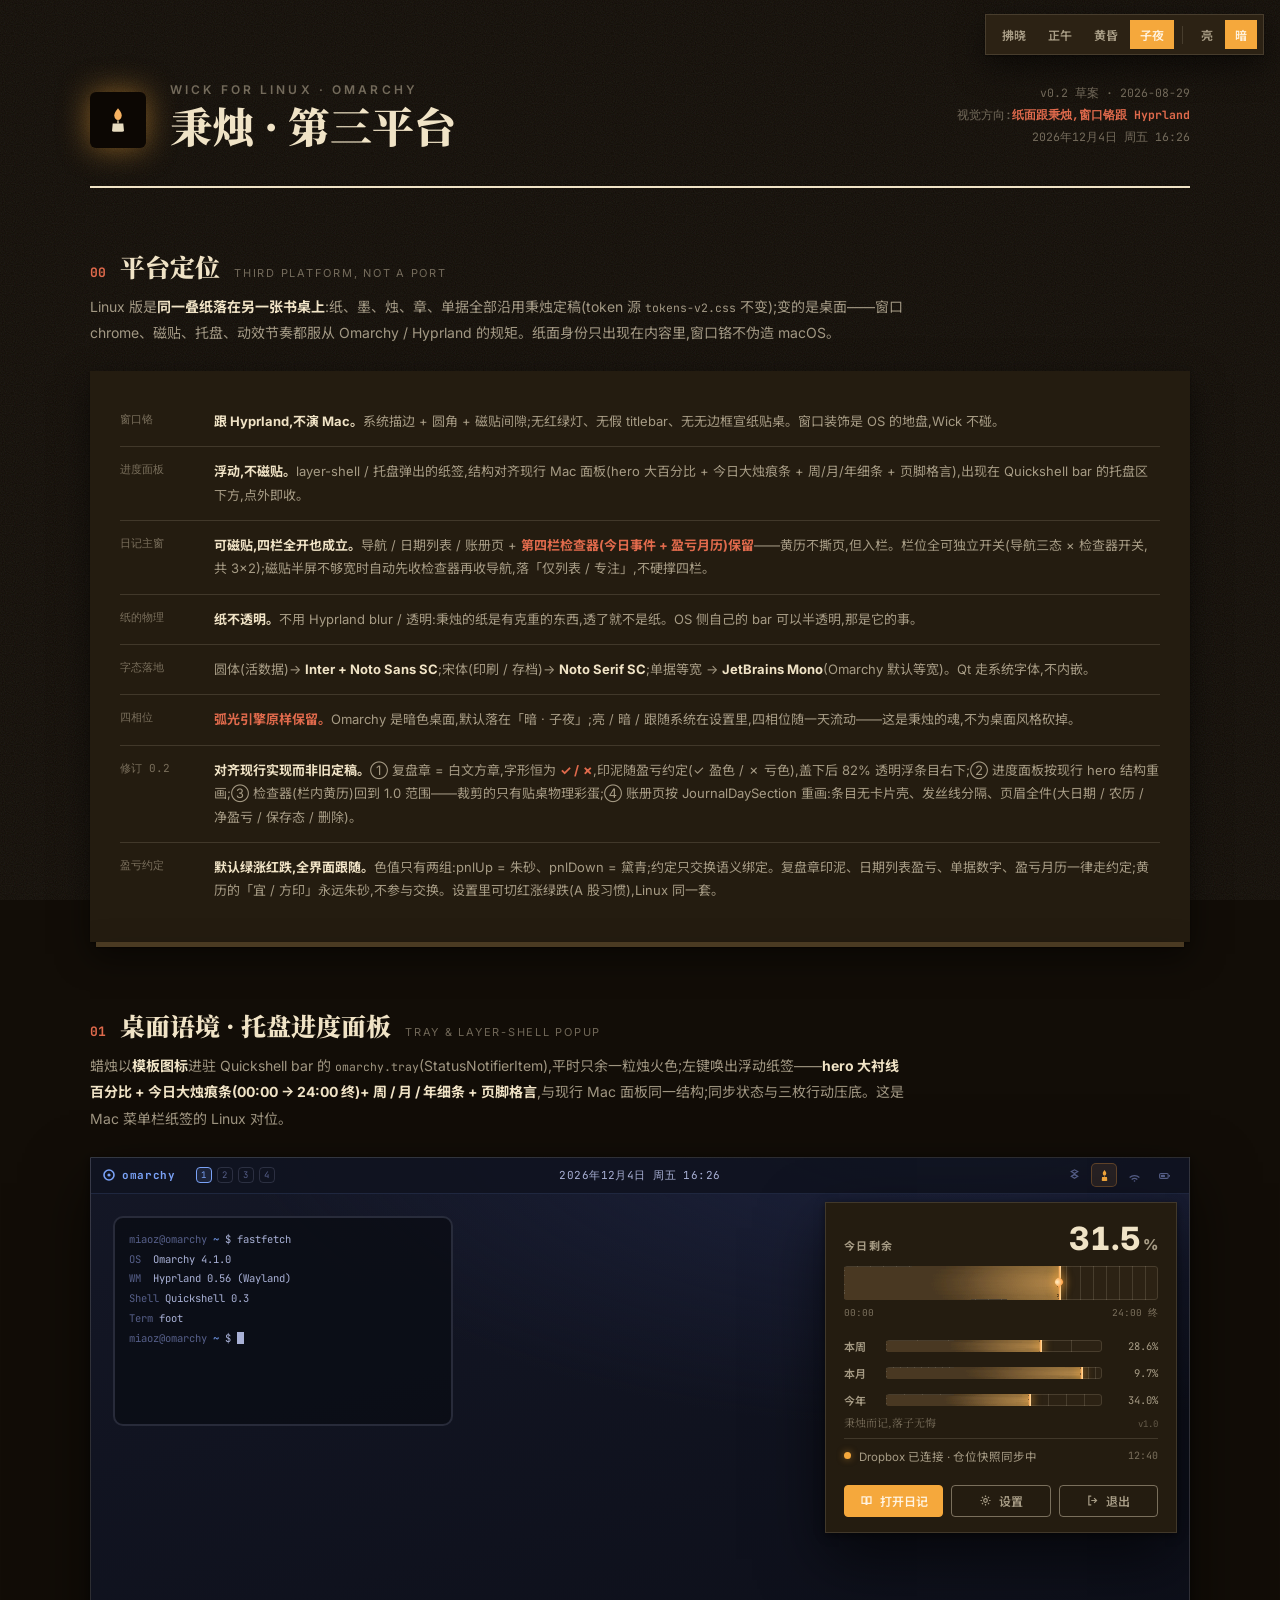
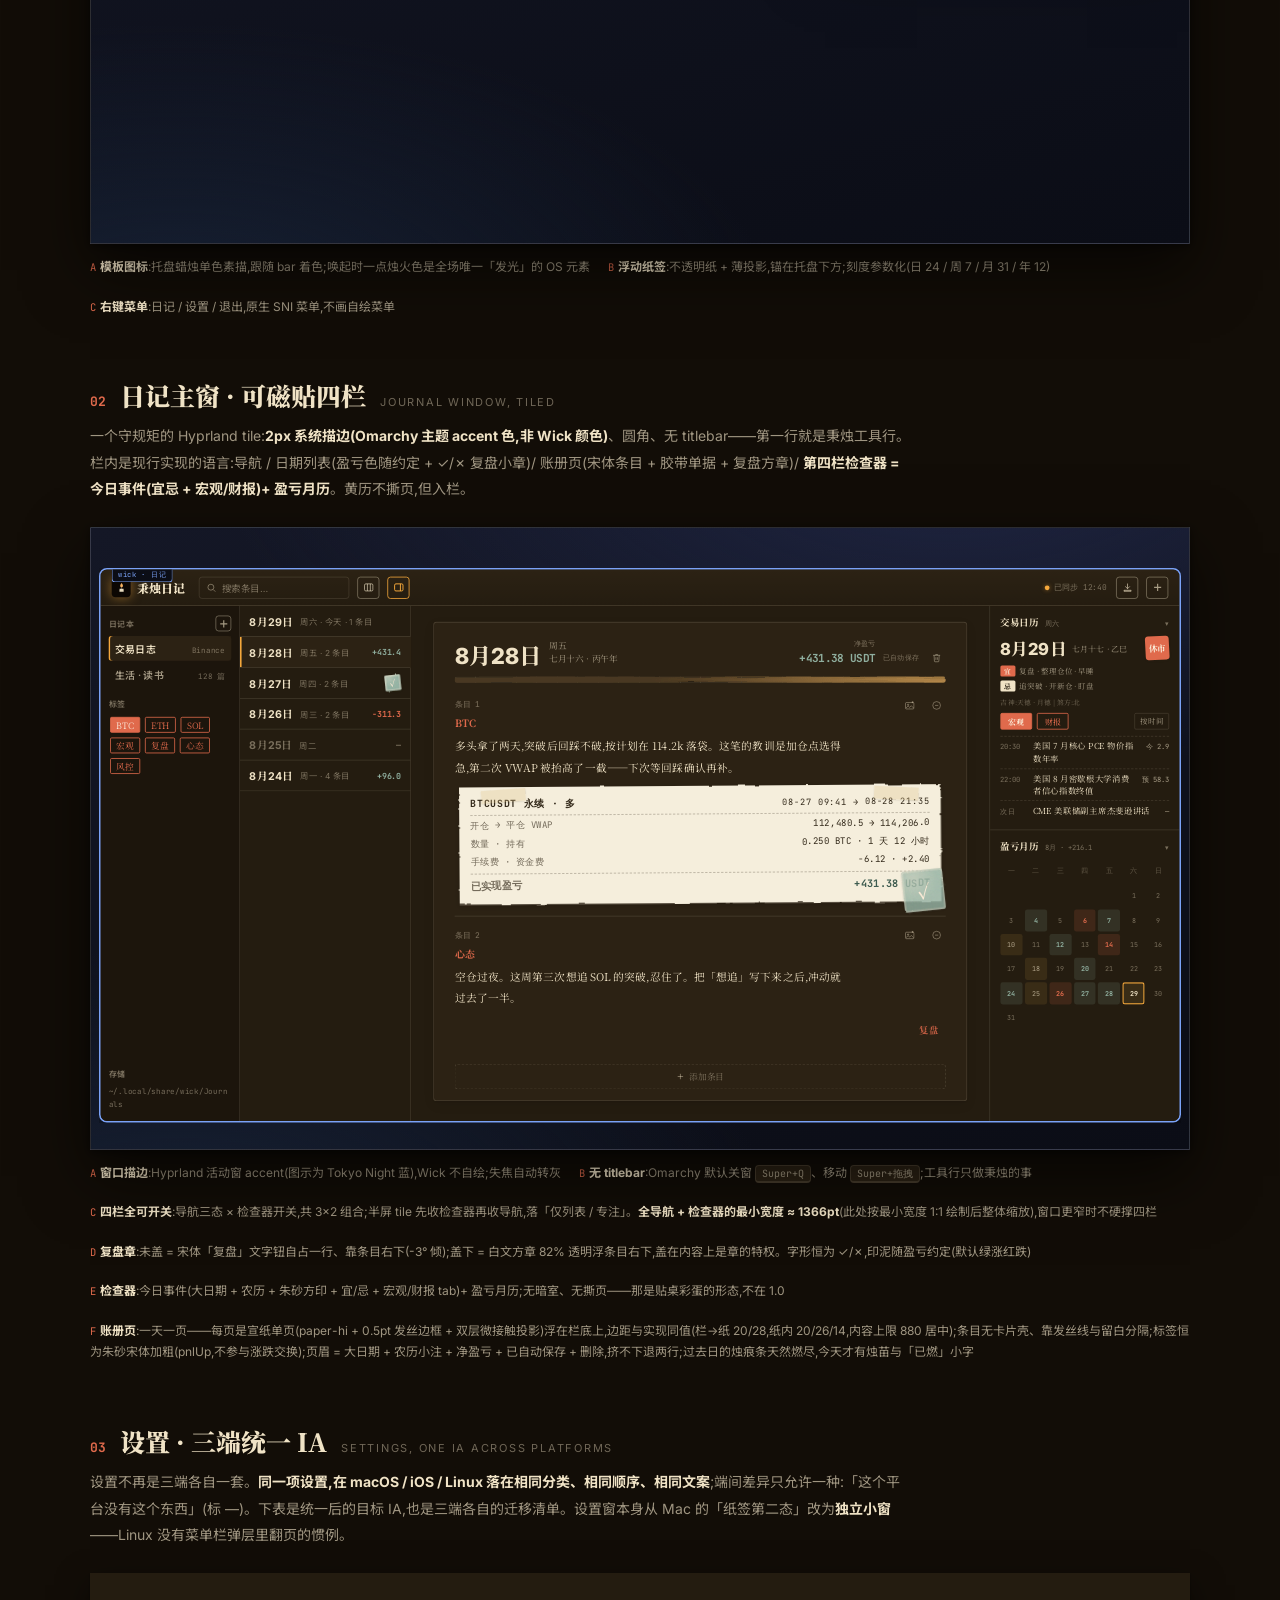
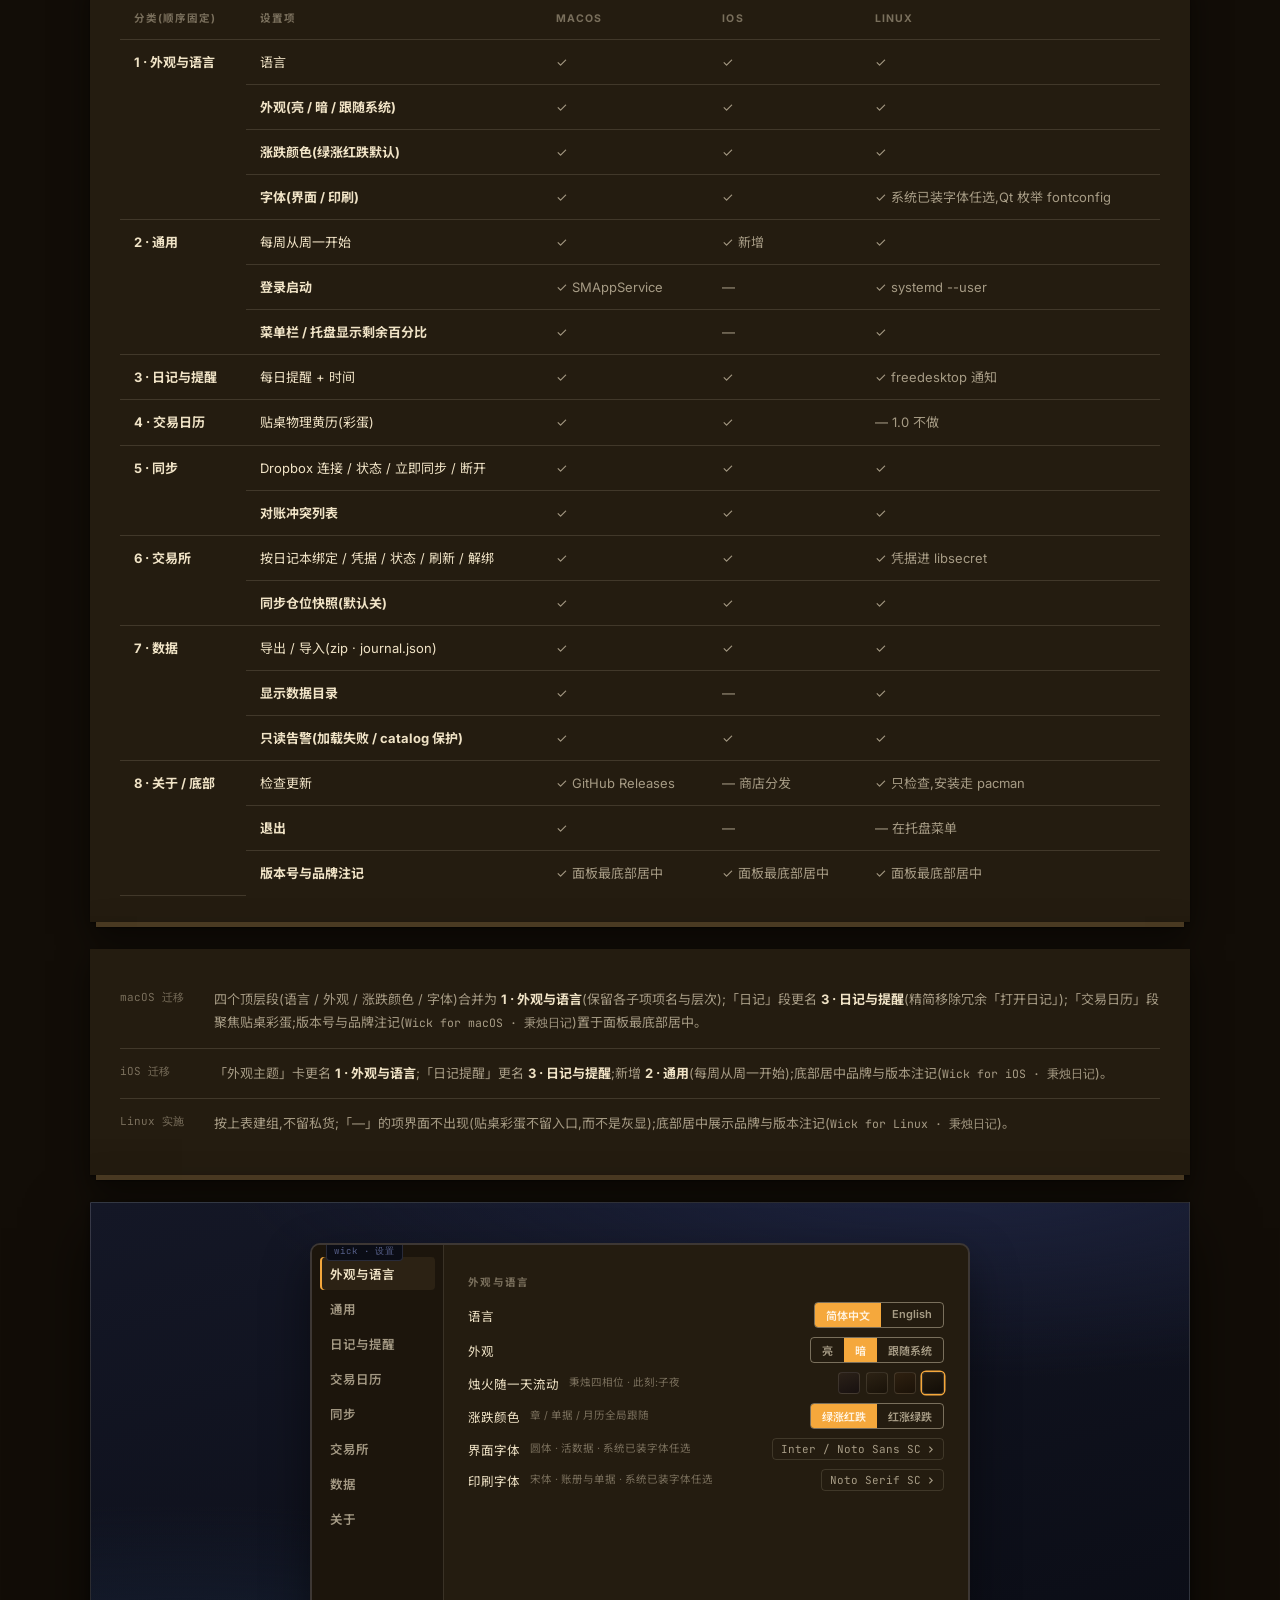
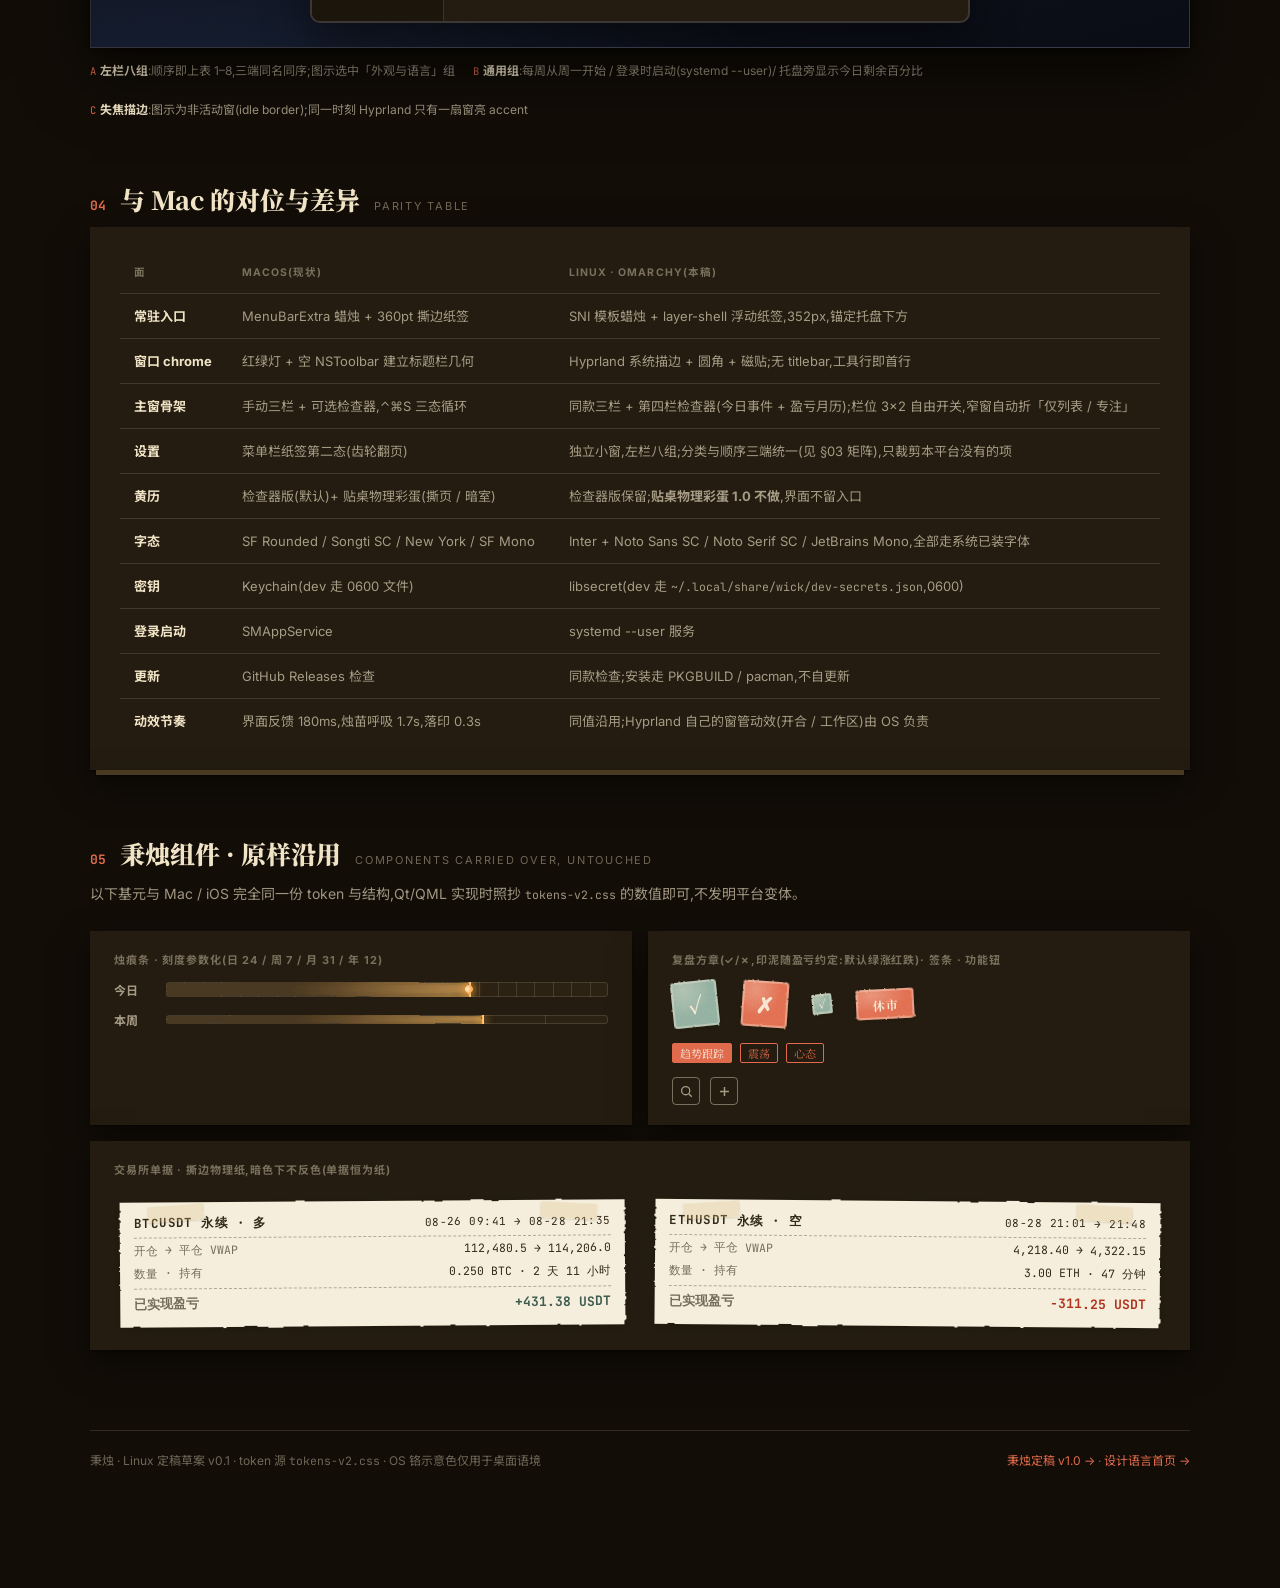
<file: designs/wick-design-language/linux.html>
<!DOCTYPE html>
<html lang="zh" data-scheme="dark" data-phase="night">
<head>
<meta charset="UTF-8">
<meta name="viewport" content="width=device-width, initial-scale=1">
<title>秉烛 · Linux 定稿草案 v0.1 — Wick for Omarchy</title>
<link rel="stylesheet" href="tokens-v2.css">
<link rel="preconnect" href="https://fonts.googleapis.com">
<link rel="preconnect" href="https://fonts.gstatic.com" crossorigin>
<link href="https://fonts.googleapis.com/css2?family=Inter:wght@400;600;700;800&family=JetBrains+Mono:wght@400;700&family=Noto+Sans+SC:wght@400;500;700&family=Noto+Serif+SC:wght@600;700;900&display=swap" rel="stylesheet">
<style>
  /* ===== Linux 平台字态落地(定稿 §字态四声部,Linux 替换实现) ===== */
  :root {
    --f-ui: "Inter", "Noto Sans SC", "PingFang SC", sans-serif;
    --f-print: "Noto Serif SC", "Songti SC", serif;
    --f-disp: "Inter", "Noto Serif SC", serif;
    --f-mono: "JetBrains Mono", ui-monospace, "SF Mono", monospace;
    /* Omarchy OS 铬(东京夜系,仅用于「桌面语境」示意,非 Wick 颜色) */
    --os-bg-0: #0B0D16;
    --os-bg-1: #141726;
    --os-bar: rgba(16, 19, 32, 0.92);
    --os-bar-line: rgba(122, 162, 247, 0.14);
    --os-fg: #A9B1D6;
    --os-fg-dim: #565F89;
    --os-accent: #7AA2F7;
    --os-border-idle: rgba(169, 177, 214, 0.18);
  }

  * { margin: 0; padding: 0; box-sizing: border-box; }
  body { font-family: var(--f-ui); color: var(--ink-1); background: var(--desk); min-height: 100vh; text-wrap: pretty; }
  .grain-layer { position: fixed; inset: 0; pointer-events: none; opacity: var(--grain-opacity); }
  .page { position: relative; z-index: 1; max-width: 1180px; margin: 0 auto; padding: 56px 40px 120px; }

  .theme-bar { position: fixed; top: 14px; right: 16px; z-index: 50; display: flex; gap: 8px; align-items: center;
    padding: 5px 6px; background: var(--paper-hi); border: 1px solid var(--rule); box-shadow: var(--sh-page); }
  .theme-bar .grp { display: flex; gap: 2px; }
  .theme-bar button { font-family: var(--f-ui); font-size: 12px; font-weight: 600; color: var(--ink-2); background: transparent; border: none; cursor: pointer; padding: 6px 10px; transition: all 0.18s ease; }
  .theme-bar button:hover { color: var(--ink-1); }
  .theme-bar button.is-on { background: var(--ember); color: #FFF3E0; }
  .theme-bar .sep { width: 1px; height: 18px; background: var(--rule); }

  .masthead { padding: 26px 0 38px; border-bottom: 2px solid var(--ink-1); display: flex; align-items: flex-end; gap: 24px; }
  .flame-mark { width: 56px; height: 56px; display: grid; place-items: center; background: var(--char-1); border-radius: 6px; box-shadow: 0 0 30px var(--glow); flex: none; }
  .masthead h1 { font-family: var(--f-print); font-size: 42px; font-weight: 900; line-height: 1.05; }
  .masthead h1 small { font-family: var(--f-ui); font-size: 12px; font-weight: 600; letter-spacing: 0.26em; color: var(--ink-3); display: block; margin-bottom: 7px; }
  .masthead .meta { margin-left: auto; text-align: right; font-family: var(--f-mono); font-size: 11.5px; color: var(--ink-3); line-height: 1.9; }
  .masthead .meta b { color: var(--cinnabar); }

  section { margin-top: 60px; }
  .sec-head { display: flex; align-items: baseline; gap: 14px; margin-bottom: 10px; }
  .sec-head .no { font-family: var(--f-mono); font-size: 13px; color: var(--cinnabar); font-weight: 700; }
  .sec-head h2 { font-family: var(--f-print); font-size: 25px; font-weight: 900; }
  .sec-head .en { font-size: 11px; letter-spacing: 0.16em; text-transform: uppercase; color: var(--ink-3); }
  .lead { color: var(--ink-2); font-size: 14px; line-height: 1.9; max-width: 820px; margin-bottom: 24px; }
  .lead b { color: var(--ink-1); }

  .sheet { background: var(--paper); box-shadow: var(--sh-page); padding: 26px 30px; }
  .sheet-edge { height: 5px; margin: 0 6px; background: var(--paper-edge); box-shadow: var(--sh-page); }

  table.spec { width: 100%; border-collapse: collapse; font-size: 13px; }
  table.spec th, table.spec td { padding: 11px 14px; text-align: left; border-bottom: 1px solid var(--rule); vertical-align: top; line-height: 1.7; }
  table.spec th { font-size: 10.5px; letter-spacing: 0.1em; color: var(--ink-3); text-transform: uppercase; }
  table.spec tr:last-child td { border-bottom: none; }
  table.spec td:first-child { white-space: nowrap; font-weight: 700; }
  table.spec td .mono, code { font-family: var(--f-mono); font-size: 11.5px; }
  table.spec td.dim { color: var(--ink-2); }

  .decisions { display: flex; flex-direction: column; }
  .dec { display: flex; gap: 16px; padding: 13px 0; border-bottom: 1px solid var(--rule); }
  .dec:last-child { border-bottom: none; }
  .dec .dv { flex: none; width: 78px; font-family: var(--f-mono); font-size: 11px; color: var(--ink-3); padding-top: 2px; }
  .dec .dt { flex: 1; font-size: 13px; line-height: 1.8; color: var(--ink-2); }
  .dec .dt b { color: var(--ink-1); }
  .dec .dt .kept { color: var(--cinnabar); font-weight: 700; }

  /* ============================================================
     桌面语境框:Omarchy(Quickshell bar + Hyprland 磁贴)
     OS 部分一律用 --os-* 常量,不消耗秉烛颜料。
     ============================================================ */
  .scene { position: relative; border: 1px solid var(--rule); box-shadow: var(--sh-lift); overflow: hidden;
    background:
      radial-gradient(120% 90% at 78% -10%, #1E2440 0%, transparent 55%),
      radial-gradient(90% 70% at 8% 110%, #162033 0%, transparent 60%),
      linear-gradient(165deg, var(--os-bg-1), var(--os-bg-0)); }
  .scene.desktop { aspect-ratio: 16 / 10; min-height: 560px; }
  .scene-cap { margin-top: 12px; font-size: 12px; color: var(--ink-2); line-height: 1.8; display: flex; gap: 18px; flex-wrap: wrap; }
  .scene-cap b { color: var(--ink-1); }
  .scene-cap .k { font-family: var(--f-mono); font-size: 10.5px; color: var(--cinnabar); letter-spacing: 0.08em; }

  /* 主窗按真实最小宽度(≈1366)1:1 绘制,JS 整体缩放适配页面 */
  .jscale-wrap { overflow: hidden; }
  .jscale-inner { width: 1366px; transform-origin: top left; }

  /* Quickshell bar */
  .osbar { position: absolute; top: 0; left: 0; right: 0; height: 36px; z-index: 6;
    display: flex; align-items: center; gap: 14px; padding: 0 12px;
    background: var(--os-bar); border-bottom: 1px solid var(--os-bar-line);
    font-family: var(--f-mono); font-size: 11px; color: var(--os-fg); }
  .osbar .om { display: flex; align-items: center; gap: 7px; font-weight: 700; color: var(--os-accent); letter-spacing: 0.06em; }
  .osbar .ws { display: flex; gap: 5px; margin-left: 6px; }
  .osbar .ws i { width: 16px; height: 16px; display: grid; place-items: center; border: 1px solid var(--os-border-idle); border-radius: 4px;
    font-size: 9px; font-style: normal; color: var(--os-fg-dim); }
  .osbar .ws i.on { border-color: var(--os-accent); color: var(--os-accent); background: rgba(122, 162, 247, 0.12); }
  .osbar .clock { position: absolute; left: 50%; transform: translateX(-50%); letter-spacing: 0.04em; }
  .osbar .tray { margin-left: auto; display: flex; align-items: center; gap: 4px; }
  .osbar .tray .ti { width: 26px; height: 24px; display: grid; place-items: center; border-radius: 5px; color: var(--os-fg-dim); }
  .osbar .tray .ti.wick { color: var(--ember); background: rgba(245, 154, 60, 0.1); box-shadow: inset 0 0 0 1px rgba(245, 154, 60, 0.28); }
  .osbar .tray svg { width: 13px; height: 13px; display: block; }

  /* Hyprland 窗口(示意):系统描边 + 圆角 + 磁贴间隙;无红绿灯、无假标题栏 */
  .hwin { position: relative; background: var(--paper); border: 2px solid var(--os-accent); border-radius: 10px;
    box-shadow: 0 18px 48px rgba(0, 0, 0, 0.45); overflow: hidden; display: flex; flex-direction: column; }
  .hwin.idle { border-color: var(--os-border-idle); }
  .hwin .wtag { position: absolute; top: -2px; left: 14px; z-index: 5; font-family: var(--f-mono); font-size: 9px; letter-spacing: 0.1em;
    color: var(--os-accent); background: var(--os-bg-0); border: 1px solid var(--os-accent); border-top: none; border-radius: 0 0 4px 4px; padding: 2px 7px; }

  /* ============ 托盘进度面板(layer-shell 浮动纸签;结构对齐 ProgressSlipContent) ============ */
  .wick-pop { width: 352px; background: var(--paper); box-shadow: var(--sh-lift); border: 1px solid var(--rule);
    display: flex; flex-direction: column; }
  .wick-pop .pp-hero { padding: 16px 18px 6px; }
  .wick-pop .pp-hero-top { display: flex; align-items: baseline; justify-content: space-between; margin-bottom: 8px; }
  .wick-pop .pp-hero-top .lbl { font-size: 11px; font-weight: 700; letter-spacing: 0.12em; color: var(--ink-2); }
  .wick-pop .pp-hero-top .big { font-family: var(--f-disp); font-size: 32px; font-weight: 800; color: var(--ink-1); font-variant-numeric: tabular-nums; }
  .wick-pop .pp-hero-top .big i { font-style: normal; font-size: 15px; margin-left: 2px; color: var(--ink-2); }
  .wick-pop .pp-hero-sub { display: flex; justify-content: space-between; margin-top: 6px;
    font-family: var(--f-mono); font-size: 9.5px; color: var(--ink-3); }
  .wick-pop .pp-strips { padding: 12px 18px 4px; display: flex; flex-direction: column; gap: 11px; }
  .wick-pop .pp-row { display: flex; align-items: center; gap: 12px; }
  .wick-pop .pp-row .lbl { width: 30px; flex: none; font-size: 11px; font-weight: 600; color: var(--ink-2); }
  .wick-pop .pp-row.thin .burnstrip { height: 12px; flex: 1; }
  .wick-pop .pp-row .val { width: 44px; flex: none; text-align: right; font-family: var(--f-mono); font-size: 10.5px; color: var(--ink-2); }
  .wick-pop .pp-motto { display: flex; justify-content: space-between; align-items: baseline; padding: 2px 18px 0;
    font-family: var(--f-print); font-size: 11px; color: var(--ink-3); }
  .wick-pop .pp-motto .mono { font-family: var(--f-mono); font-size: 9px; opacity: 0.75; }
  .wick-pop .pp-sync { margin: 8px 18px 0; padding: 9px 0; border-top: 1px solid var(--rule);
    display: flex; align-items: center; gap: 8px; font-size: 11.5px; color: var(--ink-2); }
  .wick-pop .pp-sync .dot { width: 7px; height: 7px; border-radius: 50%; background: var(--ember); box-shadow: 0 0 7px var(--glow); flex: none; }
  .wick-pop .pp-sync small { margin-left: auto; font-family: var(--f-mono); font-size: 10px; color: var(--ink-3); }
  .wick-pop .pp-actions { display: flex; gap: 8px; padding: 12px 18px 15px; }
  .wick-pop .pp-btn { flex: 1; display: flex; align-items: center; justify-content: center; gap: 7px; height: 32px;
    background: transparent; border: 1px solid var(--ink-3); border-radius: 4px; color: var(--ink-2);
    font-family: var(--f-ui); font-size: 12px; font-weight: 600; cursor: pointer; transition: all 0.18s ease; }
  .wick-pop .pp-btn:hover { border-color: var(--ember); color: var(--ember); box-shadow: 0 0 8px var(--glow); }
  .wick-pop .pp-btn.primary { background: var(--ember); border-color: var(--ember); color: #FFF3E0; }
  .wick-pop .pp-btn.primary:hover { box-shadow: 0 0 12px var(--glow); }
  .wick-pop .pp-btn svg { width: 13px; height: 13px; }

  /* ============ 秉烛主窗内容(纸面,与平台无关) ============ */
  .jtb { flex: none; height: 46px; display: flex; align-items: center; gap: 10px; padding: 0 14px;
    background: linear-gradient(180deg, var(--paper-hi), var(--paper)); border-bottom: 1px solid var(--rule); }
  .jtb .id { display: flex; align-items: center; gap: 8px; font-family: var(--f-print); font-weight: 900; font-size: 15px; }
  .jtb .id .fm { width: 24px; height: 24px; display: grid; place-items: center; background: var(--char-1); border-radius: 5px; box-shadow: 0 0 14px var(--glow); }
  .jtb .search { margin-left: 8px; width: 190px; height: 28px; display: flex; align-items: center; gap: 7px; padding: 0 9px;
    border: 1px solid var(--rule); border-radius: 4px; color: var(--ink-3); font-size: 12px; background: transparent; }
  .jtb .search svg { width: 12px; height: 12px; flex: none; }
  .jtb .sp { flex: 1; }
  .jtb .sync-pill { display: flex; align-items: center; gap: 6px; font-family: var(--f-mono); font-size: 10px; color: var(--ink-3); margin-right: 2px; }
  .jtb .sync-pill .dot { width: 6px; height: 6px; border-radius: 50%; background: var(--ember); box-shadow: 0 0 6px var(--glow); }

  .jcols { flex: 1; display: flex; min-height: 0; }
  .jnav { width: 176px; flex: none; border-right: 1px solid var(--rule); background: color-mix(in srgb, var(--paper) 55%, var(--desk) 45%);
    padding: 12px 10px; display: flex; flex-direction: column; gap: 14px; overflow: hidden; }
  .jnav .nh { font-size: 10px; font-weight: 700; letter-spacing: 0.12em; color: var(--ink-3); display: flex; align-items: center; }
  .jnav .nh .plus { margin-left: auto; }
  .jnav .book { display: flex; align-items: baseline; gap: 8px; padding: 6px 8px; border-radius: 4px; font-size: 12.5px; font-weight: 600; color: var(--ink-2); }
  .jnav .book small { margin-left: auto; font-family: var(--f-mono); font-size: 9.5px; color: var(--ink-3); font-weight: 400; }
  .jnav .book.on { color: var(--ink-1); background: var(--paper-hi); box-shadow: inset 2px 0 0 var(--ember); }
  .jnav .tags { display: flex; flex-wrap: wrap; gap: 6px; padding: 2px; }

  .jlist { width: 216px; flex: none; border-right: 1px solid var(--rule); overflow: hidden; display: flex; flex-direction: column; }
  .jlist .lr { display: flex; align-items: center; gap: 9px; padding: 9px 12px; border-bottom: 1px solid var(--rule); font-size: 12px; }
  .jlist .lr .ld { font-family: var(--f-disp); font-weight: 700; font-size: 13.5px; white-space: nowrap; }
  .jlist .lr .lm { color: var(--ink-3); font-size: 10.5px; white-space: nowrap; overflow: hidden; text-overflow: ellipsis; }
  .jlist .lr .lp { margin-left: auto; font-family: var(--f-mono); font-size: 10.5px; font-weight: 700; white-space: nowrap; }
  .jlist .lr .up { color: var(--dai); }
  .jlist .lr .down { color: var(--cinnabar); }
  .jlist .lr.on { background: var(--paper-hi); box-shadow: inset 2px 0 0 var(--ember); }
  .jlist .lr.dim { color: var(--ink-3); }

  /* ============ 账册页(对齐 JournalDaySection / JournalItemEditorCard) ============ */
  /* 栏底是 columnPaper;每天一页宣纸单页(paper-hi + 0.5pt 发丝边框 + 双层微接触投影)浮在栏底上。
     边距对齐实现:栏 → 纸 = 上下 20 / 左右 28;纸内 = 上 20 / 左右 26 / 下 14;内容栏宽上限 880 居中。 */
  .jpage { flex: 1; background: var(--paper); overflow: hidden; padding: 20px 28px; display: flex; flex-direction: column; }
  .jsheet { background: var(--paper-hi); border: 0.5px solid var(--rule); border-radius: 4px;
    box-shadow: 0 1px 2px rgba(0, 0, 0, 0.08), 0 5px 14px rgba(0, 0, 0, 0.08);
    padding: 20px 26px 14px; display: flex; flex-direction: column;
    max-width: 880px; width: 100%; margin: 0 auto; }
  .jpage .ph2 { display: flex; align-items: flex-end; gap: 10px; }
  .jpage .ph2 .big { font-family: var(--f-disp); font-size: 28px; font-weight: 800; white-space: nowrap; line-height: 1; }
  .jpage .ph2 .stamp { font-family: var(--f-print); font-size: 11px; color: var(--ink-2); line-height: 1.5; padding-bottom: 3px; white-space: nowrap; }
  .jpage .ph2 .sp { flex: 1; min-width: 8px; }
  .jpage .ph2 .pnl { text-align: right; padding-bottom: 2px; white-space: nowrap; }
  .jpage .ph2 .pnl small { display: block; font-family: var(--f-mono); font-size: 9px; color: var(--ink-3); }
  .jpage .ph2 .pnl b { font-family: var(--f-mono); font-size: 14px; font-weight: 700; color: var(--dai); }
  .jpage .ph2 .saved { font-family: var(--f-mono); font-size: 9px; color: var(--ink-3); padding-bottom: 5px; white-space: nowrap; }
  .qbtn { width: 24px; height: 24px; display: inline-grid; place-items: center; background: none; border: none; color: var(--ink-3); cursor: pointer; padding: 0; }
  .qbtn:hover { color: var(--ink-1); }
  .qbtn svg { width: 13px; height: 13px; }
  .jpage .dayburn { margin-top: 12px; }
  .jpage .burnlabel { display: flex; justify-content: space-between; margin-top: 5px; font-family: var(--f-mono); font-size: 9.5px; color: var(--ink-3); }
  .jitems { margin-top: 4px; }
  .jentry { padding: 12px 0; position: relative; }
  .jentry + .jentry { border-top: 1px solid var(--rule); }
  .jentry .etop { display: flex; align-items: center; gap: 10px; margin-bottom: 2px; }
  .jentry .enum { font-family: var(--f-mono); font-size: 10px; color: var(--ink-3); }
  .jentry .etag { font-family: var(--f-print); font-size: 12.5px; font-weight: 700; color: var(--cinnabar); margin: 2px 0 6px; }
  .jentry .body { font-family: var(--f-print); font-size: 13.5px; line-height: 2.0; color: var(--ink-1); max-width: 62ch; }
  .review-row { display: flex; justify-content: flex-end; margin-top: 4px; }
  .review-cta { font-family: var(--f-print); font-size: 12px; font-weight: 700; color: var(--cinnabar); opacity: 0.8; transform: rotate(-3deg);
    width: 44px; height: 44px; display: inline-grid; place-items: center; background: none; border: none; cursor: pointer; }
  .jentry .floatseal { position: absolute; right: 2px; bottom: 6px; opacity: 0.82; }
  .add-item { margin-top: 10px; width: 100%; display: flex; align-items: center; justify-content: center; gap: 6px; padding: 7px 0;
    border: 1px dashed var(--rule); border-radius: 4px; background: none; color: var(--ink-3); font-family: var(--f-print); font-size: 11px; cursor: pointer; }
  .add-item:hover { color: var(--ink-2); border-color: var(--ink-3); }

  /* 复盘章改体:字形恒为 ✓/✗,印泥随盈亏约定(✓ 盈色 / ✗ 亏色);现行实现见 JournalReviewBadge。
     默认绿涨红跌:盈 = 黛青,亏 = 朱砂(pnlUp=朱砂/pnlDown=黛青,greenUp 下对调)。 */
  .chop.gain::before { background:
    radial-gradient(130% 130% at 28% 20%, rgba(247, 231, 210, 0.3), transparent 44%),
    radial-gradient(150% 150% at 50% 55%, transparent 50%, rgba(10, 24, 18, 0.42)),
    var(--dai); }

  /* 本稿按默认约定「绿涨红跌」绘制:列表 / 月历 / 单据的盈亏色全部跟随约定。
     tokens-v2.css 的 receipt .up/.down 字面是红盈,实现应按约定绑定,勿照抄字面。 */
  .receipt .up { color: #3E5C50; }
  .receipt .down { color: #B0341E; }

  /* ============ 检查器(第四栏:今日事件 + 盈亏月历) ============ */
  .jinsp { width: 240px; flex: none; border-left: 1px solid var(--rule); background: var(--paper);
    display: flex; flex-direction: column; overflow: hidden; }
  .jinsp .isec { padding: 11px 13px 12px; border-bottom: 1px solid var(--rule); }
  .jinsp .isec:last-child { border-bottom: none; }
  .jinsp .ish { display: flex; align-items: baseline; gap: 8px; margin-bottom: 9px; }
  .jinsp .ish b { font-family: var(--f-print); font-size: 12px; font-weight: 700; }
  .jinsp .ish small { font-family: var(--f-mono); font-size: 9px; color: var(--ink-3); }
  .jinsp .ish .chev { margin-left: auto; font-size: 9px; color: var(--ink-3); }
  .jinsp .idt { display: flex; align-items: center; gap: 8px; margin-bottom: 7px; }
  .jinsp .idt .big { font-family: var(--f-disp); font-size: 21px; font-weight: 800; }
  .jinsp .idt .lunar { font-family: var(--f-print); font-size: 10px; color: var(--ink-2); }
  .jinsp .idt .gseal { margin-left: auto; display: inline-grid; place-items: center; width: 30px; height: 30px;
    background: var(--cinnabar); color: #FAEBD7; border-radius: 4px; transform: rotate(-3deg);
    font-family: var(--f-print); font-size: 11px; font-weight: 700; line-height: 1.15; text-align: center;
    box-shadow: 0 1px 2px rgba(43, 32, 20, 0.3); padding: 2px; }
  .jinsp .yiji { display: flex; flex-direction: column; gap: 5px; margin-bottom: 7px; }
  .jinsp .yiji .yr { display: flex; align-items: center; gap: 5px; font-family: var(--f-print); font-size: 9.5px; color: var(--ink-2); }
  .jinsp .yiji .ym { flex: none; font-size: 8.5px; font-weight: 700; padding: 1px 5px; border-radius: 2px; }
  .jinsp .yiji .ym.yi { background: var(--cinnabar); color: #FAEBD7; }
  .jinsp .yiji .ym.ji { background: var(--ink-1); color: var(--paper); }
  .jinsp .imeta { font-family: var(--f-print); font-size: 8.5px; color: var(--ink-3); margin-bottom: 8px; }
  .jinsp .itabs { display: flex; gap: 6px; margin-bottom: 8px; }
  .jinsp .itabs .it { font-family: var(--f-print); font-size: 10px; font-weight: 500; color: var(--cinnabar);
    border: 1px solid var(--cinnabar); border-radius: 2px; padding: 2px 9px; }
  .jinsp .itabs .it.on { background: var(--cinnabar); color: #FAEBD7; font-weight: 700; }
  .jinsp .itabs .sort { margin-left: auto; font-family: var(--f-print); font-size: 9.5px; color: var(--ink-2);
    border: 0.8px solid var(--rule); border-radius: 2px; padding: 2px 6px; background: transparent; }
  .jinsp .ev { display: flex; align-items: baseline; gap: 7px; padding: 4px 0; font-size: 10.5px; border-top: 1px dashed var(--rule); }
  .jinsp .ev:first-of-type { border-top: none; }
  .jinsp .ev .et2 { flex: none; font-family: var(--f-mono); font-size: 9px; color: var(--ink-3); width: 34px; }
  .jinsp .ev .et1 { font-family: var(--f-print); color: var(--ink-1); line-height: 1.5; }
  .jinsp .ev .ev2 { margin-left: auto; flex: none; font-family: var(--f-mono); font-size: 9px; color: var(--ink-2); }
  .jinsp .cal { display: grid; grid-template-columns: repeat(7, 1fr); gap: 3px; }
  .jinsp .cal i { font-style: normal; display: grid; place-items: center; aspect-ratio: 1; border-radius: 3px;
    font-family: var(--f-mono); font-size: 8.5px; color: var(--ink-3); }
  .jinsp .cal i.hd { color: var(--ink-3); opacity: 0.7; }
  .jinsp .cal i.up { background: var(--dai-soft); color: var(--dai); font-weight: 700; }
  .jinsp .cal i.down { background: var(--cinnabar-soft); color: var(--cinnabar); font-weight: 700; }
  .jinsp .cal i.jrn { background: color-mix(in srgb, var(--stain-2) 30%, transparent); color: var(--ink-2); }
  .jinsp .cal i.today { box-shadow: inset 0 0 0 1.5px var(--ember); color: var(--ink-1); font-weight: 700; }

  /* ============ 设置窗 ============ */
  .sbody { flex: 1; display: flex; min-height: 0; }
  .snav { width: 132px; flex: none; border-right: 1px solid var(--rule); background: color-mix(in srgb, var(--paper) 55%, var(--desk) 45%); padding: 12px 8px; display: flex; flex-direction: column; gap: 2px; }
  .snav .si { padding: 7px 10px; border-radius: 4px; font-size: 12.5px; font-weight: 600; color: var(--ink-2); display: flex; align-items: center; gap: 8px; }
  .snav .si.on { color: var(--ink-1); background: var(--paper-hi); box-shadow: inset 2px 0 0 var(--ember); }
  .smain { flex: 1; padding: 18px 24px; overflow: hidden; display: flex; flex-direction: column; gap: 4px; }
  .ssec { padding: 11px 0; border-bottom: 1px solid var(--rule); }
  .ssec:last-child { border-bottom: none; }
  .ssec .sh { font-size: 10.5px; font-weight: 700; letter-spacing: 0.12em; color: var(--ink-3); margin-bottom: 9px; }
  .srow { display: flex; align-items: center; gap: 10px; font-size: 12.5px; padding: 4.5px 0; }
  .srow small { color: var(--ink-3); font-size: 10.5px; line-height: 1.6; }
  .srow .mono { font-family: var(--f-mono); font-size: 11px; color: var(--ink-2); }
  .seg { margin-left: auto; display: flex; border: 1px solid var(--ink-3); border-radius: 4px; overflow: hidden; }
  .seg b { font-weight: 600; font-size: 11px; padding: 4px 11px; color: var(--ink-2); }
  .seg b.on { background: var(--ember); color: #FFF3E0; }
  .fontpick { margin-left: auto; display: inline-flex; align-items: center; gap: 5px; color: var(--cinnabar); border: 1px solid var(--rule); border-radius: 4px; padding: 3px 8px; cursor: pointer; }
  .fontpick:hover { border-color: var(--cinnabar); }
  .toggle { margin-left: auto; width: 34px; height: 20px; border-radius: 10px; background: var(--rule); position: relative; flex: none; }
  .toggle::after { content: ""; position: absolute; top: 2px; left: 2px; width: 16px; height: 16px; border-radius: 50%; background: var(--paper-hi); box-shadow: 0 1px 2px rgba(0,0,0,0.25); }
  .toggle.on { background: var(--ember); }
  .toggle.on::after { left: 16px; }
  .phase-chips { margin-left: auto; display: flex; gap: 6px; }
  .phase-chips i { width: 22px; height: 22px; border-radius: 4px; border: 1px solid var(--rule); display: block; }
  .keyhint { font-family: var(--f-mono); font-size: 10px; background: var(--paper-hi); border: 1px solid var(--rule); border-bottom-width: 2px; border-radius: 4px; padding: 1px 6px; color: var(--ink-2); }

  .comps { display: grid; grid-template-columns: 1fr 1fr; gap: 16px; }
  .comp { background: var(--paper); box-shadow: var(--sh-page); padding: 20px 24px; }
  .comp > h4 { font-size: 11px; color: var(--ink-3); letter-spacing: 0.08em; margin-bottom: 14px; font-weight: 700; text-transform: uppercase; }
  .comp.wide { grid-column: 1 / -1; }
  .chop-row { display: flex; gap: 24px; align-items: center; flex-wrap: wrap; }

  footer { margin-top: 80px; padding-top: 20px; border-top: 1px solid var(--rule); display: flex; justify-content: space-between; font-size: 12px; color: var(--ink-3); }
  footer a { color: var(--cinnabar); text-decoration: none; }
</style>
</head>
<body>
<div class="grain-layer grain"></div>

<svg width="0" height="0" style="position: absolute;" aria-hidden="true">
  <filter id="f-char" x="-5%" y="-30%" width="110%" height="160%">
    <feTurbulence type="fractalNoise" baseFrequency="0.012 0.35" numOctaves="3" seed="7" result="n"/>
    <feDisplacementMap in="SourceGraphic" in2="n" scale="7" xChannelSelector="R" yChannelSelector="G"/>
  </filter>
  <filter id="f-torn" x="-5%" y="-12%" width="110%" height="124%">
    <feTurbulence type="fractalNoise" baseFrequency="0.035 0.28" numOctaves="3" seed="11" result="n"/>
    <feDisplacementMap in="SourceGraphic" in2="n" scale="3.2" xChannelSelector="R" yChannelSelector="G"/>
  </filter>
  <filter id="f-seal" x="-8%" y="-8%" width="116%" height="116%">
    <feTurbulence type="fractalNoise" baseFrequency="0.55" numOctaves="2" seed="9" result="n"/>
    <feDisplacementMap in="SourceGraphic" in2="n" scale="2.4"/>
  </filter>
</svg>

<div class="theme-bar">
  <div class="grp">
    <button data-set-phase="dawn">拂晓</button>
    <button data-set-phase="day">正午</button>
    <button data-set-phase="dusk">黄昏</button>
    <button data-set-phase="night">子夜</button>
  </div>
  <div class="sep"></div>
  <div class="grp">
    <button data-set-scheme="light">亮</button>
    <button data-set-scheme="dark">暗</button>
  </div>
</div>

<div class="page">

  <header class="masthead">
    <div class="flame-mark">
      <svg width="28" height="28" viewBox="0 0 18 18" fill="none" aria-hidden="true">
        <path d="M9 1.4 C7.6 3.1 6.6 4.6 6.6 6.1 C6.6 7.8 7.7 9 9 9 C10.3 9 11.4 7.8 11.4 6.1 C11.4 4.6 10.4 3.1 9 1.4 Z" fill="#F7B261"/>
        <rect x="8.5" y="9.2" width="1" height="2" fill="#C9B795"/>
        <path d="M5.6 11.2 L12.4 11.2 L12.8 15.6 Q12.85 16.6 11.6 16.6 L6.4 16.6 Q5.15 16.6 5.2 15.6 Z" fill="#E8DCC0"/>
      </svg>
    </div>
    <h1><small>WICK FOR LINUX · OMARCHY</small>秉烛 · 第三平台</h1>
    <div class="meta">
      v0.2 草案 · 2026-08-29<br>
      视觉方向:<b>纸面跟秉烛,窗口铬跟 Hyprland</b><br>
      <span data-clock></span>
    </div>
  </header>

  <!-- ==================== 00 平台定位 ==================== -->
  <section data-screen-label="平台定位">
    <div class="sec-head"><span class="no">00</span><h2>平台定位</h2><span class="en">Third platform, not a port</span></div>
    <p class="lead">Linux 版是<b>同一叠纸落在另一张书桌上</b>:纸、墨、烛、章、单据全部沿用秉烛定稿(token 源 <code>tokens-v2.css</code> 不变);变的是桌面——窗口 chrome、磁贴、托盘、动效节奏都服从 Omarchy / Hyprland 的规矩。纸面身份只出现在内容里,窗口铬不伪造 macOS。</p>
    <div class="sheet">
      <div class="decisions">
        <div class="dec"><div class="dv">窗口铬</div><div class="dt"><b>跟 Hyprland,不演 Mac。</b>系统描边 + 圆角 + 磁贴间隙;无红绿灯、无假 titlebar、无无边框宣纸贴桌。窗口装饰是 OS 的地盘,Wick 不碰。</div></div>
        <div class="dec"><div class="dv">进度面板</div><div class="dt"><b>浮动,不磁贴。</b>layer-shell / 托盘弹出的纸签,结构对齐现行 Mac 面板(hero 大百分比 + 今日大烛痕条 + 周/月/年细条 + 页脚格言),出现在 Quickshell bar 的托盘区下方,点外即收。</div></div>
        <div class="dec"><div class="dv">日记主窗</div><div class="dt"><b>可磁贴,四栏全开也成立。</b>导航 / 日期列表 / 账册页 + <span class="kept">第四栏检查器(今日事件 + 盈亏月历)保留</span>——黄历不撕页,但入栏。栏位全可独立开关(导航三态 × 检查器开关,共 3×2);磁贴半屏不够宽时自动先收检查器再收导航,落「仅列表 / 专注」,不硬撑四栏。</div></div>
        <div class="dec"><div class="dv">纸的物理</div><div class="dt"><b>纸不透明。</b>不用 Hyprland blur / 透明:秉烛的纸是有克重的东西,透了就不是纸。OS 侧自己的 bar 可以半透明,那是它的事。</div></div>
        <div class="dec"><div class="dv">字态落地</div><div class="dt">圆体(活数据)→ <b>Inter + Noto Sans SC</b>;宋体(印刷 / 存档)→ <b>Noto Serif SC</b>;单据等宽 → <b>JetBrains Mono</b>(Omarchy 默认等宽)。Qt 走系统字体,不内嵌。</div></div>
        <div class="dec"><div class="dv">四相位</div><div class="dt"><span class="kept">弧光引擎原样保留。</span>Omarchy 是暗色桌面,默认落在「暗 · 子夜」;亮 / 暗 / 跟随系统在设置里,四相位随一天流动——这是秉烛的魂,不为桌面风格砍掉。</div></div>
        <div class="dec"><div class="dv">修订 0.2</div><div class="dt"><b>对齐现行实现而非旧定稿。</b>① 复盘章 = 白文方章,字形恒为 <span class="kept">✓ / ✗</span>,印泥随盈亏约定(✓ 盈色 / ✗ 亏色),盖下后 82% 透明浮条目右下;② 进度面板按现行 hero 结构重画;③ 检查器(栏内黄历)回到 1.0 范围——裁剪的只有贴桌物理彩蛋;④ 账册页按 JournalDaySection 重画:条目无卡片壳、发丝线分隔、页眉全件(大日期 / 农历 / 净盈亏 / 保存态 / 删除)。</div></div>
        <div class="dec"><div class="dv">盈亏约定</div><div class="dt"><b>默认绿涨红跌,全界面跟随。</b>色值只有两组:pnlUp = 朱砂、pnlDown = 黛青;约定只交换语义绑定。复盘章印泥、日期列表盈亏、单据数字、盈亏月历一律走约定;黄历的「宜 / 方印」永远朱砂,不参与交换。设置里可切红涨绿跌(A 股习惯),Linux 同一套。</div></div>
      </div>
    </div>
    <div class="sheet-edge"></div>
  </section>

  <!-- ==================== 01 桌面语境 + 托盘进度面板 ==================== -->
  <section data-screen-label="桌面语境与托盘">
    <div class="sec-head"><span class="no">01</span><h2>桌面语境 · 托盘进度面板</h2><span class="en">Tray &amp; layer-shell popup</span></div>
    <p class="lead">蜡烛以<b>模板图标</b>进驻 Quickshell bar 的 <code>omarchy.tray</code>(StatusNotifierItem),平时只余一粒烛火色;左键唤出浮动纸签——<b>hero 大衬线百分比 + 今日大烛痕条(00:00 → 24:00 终)+ 周 / 月 / 年细条 + 页脚格言</b>,与现行 Mac 面板同一结构;同步状态与三枚行动压底。这是 Mac 菜单栏纸签的 Linux 对位。</p>

    <div class="scene desktop">
      <!-- Quickshell bar(OS 铬,非 Wick 表面) -->
      <div class="osbar">
        <span class="om">
          <svg width="12" height="12" viewBox="0 0 12 12" fill="currentColor" aria-hidden="true"><circle cx="6" cy="6" r="5" fill="none" stroke="currentColor" stroke-width="1.6"/><circle cx="6" cy="6" r="1.6"/></svg>
          omarchy
        </span>
        <span class="ws"><i class="on">1</i><i>2</i><i>3</i><i>4</i></span>
        <span class="clock" data-clock></span>
        <span class="tray">
          <span class="ti" title="Dropbox"><svg viewBox="0 0 16 16" fill="none" stroke="currentColor" stroke-width="1.4"><path d="M4 3l4 2.5L12 3l-4-2L4 3zM4 9l4 2.5L12 9l-4-2L4 9zM8 6.5L4 9M8 6.5L12 9"/></svg></span>
          <span class="ti wick" title="Wick">
            <svg viewBox="0 0 18 18" fill="none" aria-hidden="true">
              <path d="M9 1.4 C7.6 3.1 6.6 4.6 6.6 6.1 C6.6 7.8 7.7 9 9 9 C10.3 9 11.4 7.8 11.4 6.1 C11.4 4.6 10.4 3.1 9 1.4 Z" fill="currentColor"/>
              <rect x="8.5" y="9.2" width="1" height="2" fill="currentColor" opacity="0.7"/>
              <path d="M5.6 11.2 L12.4 11.2 L12.8 15.6 Q12.85 16.6 11.6 16.6 L6.4 16.6 Q5.15 16.6 5.2 15.6 Z" fill="currentColor"/>
            </svg>
          </span>
          <span class="ti" title="Network"><svg viewBox="0 0 16 16" fill="none" stroke="currentColor" stroke-width="1.4"><path d="M2 10.5a9 9 0 0 1 12 0M4.5 13a5.5 5.5 0 0 1 7 0"/><circle cx="8" cy="14.8" r="1" fill="currentColor" stroke="none"/></svg></span>
          <span class="ti" title="Battery"><svg viewBox="0 0 16 16" fill="none" stroke="currentColor" stroke-width="1.4"><rect x="2" y="5.5" width="10.5" height="6" rx="1.5"/><path d="M14 7.5v2"/><rect x="3.6" y="7.1" width="5" height="2.8" rx="0.8" fill="currentColor" stroke="none"/></svg></span>
        </span>
      </div>

      <!-- 相邻磁贴:Foot 终端(OS 铬,演示 Wick 窗与系统磁贴共存) -->
      <div style="position: absolute; left: 22px; top: 58px; width: 340px; height: 210px; z-index: 5;
        border: 2px solid var(--os-border-idle); border-radius: 10px; background: rgba(11, 13, 22, 0.85);
        padding: 12px 14px; font-family: var(--f-mono); font-size: 10.5px; line-height: 1.9; color: var(--os-fg); overflow: hidden;">
        <span style="color: var(--os-fg-dim);">miaoz@omarchy</span> <span style="color: var(--os-accent);">~</span> $ fastfetch<br>
        <span style="color: var(--os-fg-dim);">OS</span>&nbsp;&nbsp;Omarchy 4.1.0<br>
        <span style="color: var(--os-fg-dim);">WM</span>&nbsp;&nbsp;Hyprland 0.56 (Wayland)<br>
        <span style="color: var(--os-fg-dim);">Shell</span>&nbsp;Quickshell 0.3<br>
        <span style="color: var(--os-fg-dim);">Term</span>&nbsp;foot<br>
        <span style="color: var(--os-fg-dim);">miaoz@omarchy</span> <span style="color: var(--os-accent);">~</span> $ <span style="display: inline-block; width: 7px; height: 12px; background: var(--os-fg); vertical-align: -2px;"></span>
      </div>

      <!-- 托盘弹出:秉烛纸签(layer-shell 浮动,不透明纸;结构对齐现行 ProgressSlipContent) -->
      <div class="wick-pop" style="position: absolute; top: 44px; right: 12px; z-index: 7;">
        <div class="pp-hero">
          <div class="pp-hero-top">
            <span class="lbl">今日剩余</span>
            <span class="big"><span data-burn-day-label>38</span><i>%</i></span>
          </div>
          <div class="burnstrip" data-burn-day style="--p: 62%; --ticks: 24; height: 34px;"><div class="char"></div><div class="emberline"></div><div class="flame"></div></div>
          <div class="pp-hero-sub"><span>00:00</span><span>24:00 终</span></div>
        </div>
        <div class="pp-strips">
          <div class="pp-row thin">
            <span class="lbl">本周</span>
            <div class="burnstrip" style="--p: 71.4%; --ticks: 7;"><div class="char"></div><div class="emberline"></div></div>
            <span class="val">28.6%</span>
          </div>
          <div class="pp-row thin">
            <span class="lbl">本月</span>
            <div class="burnstrip" style="--p: 90.3%; --ticks: 31;"><div class="char"></div><div class="emberline"></div></div>
            <span class="val">9.7%</span>
          </div>
          <div class="pp-row thin">
            <span class="lbl">今年</span>
            <div class="burnstrip" style="--p: 66.0%; --ticks: 12;"><div class="char"></div><div class="emberline"></div></div>
            <span class="val">34.0%</span>
          </div>
        </div>
        <div class="pp-motto">
          <span>秉烛而记,落子无悔</span>
          <span class="mono">v1.0</span>
        </div>
        <div class="pp-sync">
          <span class="dot"></span>
          Dropbox 已连接 · 仓位快照同步中
          <small>12:40</small>
        </div>
        <div class="pp-actions">
          <button class="pp-btn primary">
            <svg viewBox="0 0 16 16" fill="none" stroke="currentColor" stroke-width="1.5"><path d="M2.5 3.5h4a2 2 0 0 1 2 2v8a2 2 0 0 0-2-2h-4zM13.5 3.5h-4a2 2 0 0 0-2 2v8a2 2 0 0 1 2-2h4z"/></svg>
            打开日记
          </button>
          <button class="pp-btn">
            <svg viewBox="0 0 16 16" fill="none" stroke="currentColor" stroke-width="1.5"><circle cx="8" cy="8" r="2.2"/><path d="M8 1.8v1.8M8 12.4v1.8M1.8 8h1.8M12.4 8h1.8M3.6 3.6l1.3 1.3M11.1 11.1l1.3 1.3M12.4 3.6l-1.3 1.3M4.9 11.1l-1.3 1.3"/></svg>
            设置
          </button>
          <button class="pp-btn">
            <svg viewBox="0 0 16 16" fill="none" stroke="currentColor" stroke-width="1.5"><path d="M6.5 2.5H3.5v11h3M10 5l3 3-3 3M13 8H6.5"/></svg>
            退出
          </button>
        </div>
      </div>
    </div>
    <div class="scene-cap">
      <span><span class="k">A</span> <b>模板图标</b>:托盘蜡烛单色素描,跟随 bar 着色;唤起时一点烛火色是全场唯一「发光」的 OS 元素</span>
      <span><span class="k">B</span> <b>浮动纸签</b>:不透明纸 + 薄投影,锚在托盘下方;刻度参数化(日 24 / 周 7 / 月 31 / 年 12)</span>
      <span><span class="k">C</span> <b>右键菜单</b>:日记 / 设置 / 退出,原生 SNI 菜单,不画自绘菜单</span>
    </div>
  </section>

  <!-- ==================== 02 日记主窗 ==================== -->
  <section data-screen-label="日记主窗">
    <div class="sec-head"><span class="no">02</span><h2>日记主窗 · 可磁贴四栏</h2><span class="en">Journal window, tiled</span></div>
    <p class="lead">一个守规矩的 Hyprland tile:<b>2px 系统描边(Omarchy 主题 accent 色,非 Wick 颜色)</b>、圆角、无 titlebar——第一行就是秉烛工具行。栏内是现行实现的语言:导航 / 日期列表(盈亏色随约定 + ✓/✗ 复盘小章)/ 账册页(宋体条目 + 胶带单据 + 复盘方章)/ <b>第四栏检查器 = 今日事件(宜忌 + 宏观/财报)+ 盈亏月历</b>。黄历不撕页,但入栏。</p>

    <div class="scene" style="padding: 40px 8px 26px;">
      <!-- 主窗有最小宽度(全导航 + 检查器 ≈ 1366pt);按最小宽度 1:1 绘制,再整体缩放适配页面,避免元素溢出纸面 -->
      <div class="jscale-wrap">
        <div class="jscale-inner">
      <div class="hwin" style="height: 700px;">
        <span class="wtag">wick · 日记</span>
        <div class="jtb">
          <span class="id">
            <span class="fm">
              <svg width="13" height="13" viewBox="0 0 18 18" fill="none" aria-hidden="true">
                <path d="M9 1.4 C7.6 3.1 6.6 4.6 6.6 6.1 C6.6 7.8 7.7 9 9 9 C10.3 9 11.4 7.8 11.4 6.1 C11.4 4.6 10.4 3.1 9 1.4 Z" fill="#F7B261"/>
                <rect x="8.5" y="9.2" width="1" height="2" fill="#C9B795"/>
                <path d="M5.6 11.2 L12.4 11.2 L12.8 15.6 Q12.85 16.6 11.6 16.6 L6.4 16.6 Q5.15 16.6 5.2 15.6 Z" fill="#E8DCC0"/>
              </svg>
            </span>
            秉烛日记
          </span>
          <span class="search">
            <svg viewBox="0 0 16 16" fill="none" stroke="currentColor" stroke-width="1.6"><circle cx="7" cy="7" r="5"/><path d="M11 11l3.5 3.5"/></svg>
            搜索条目…
          </span>
          <button class="inkbtn" title="栏位:全导航 → 仅列表 → 专注"><svg viewBox="0 0 16 16" fill="none" stroke="currentColor" stroke-width="1.5"><rect x="1.5" y="2.5" width="13" height="11" rx="2"/><path d="M6 2.5v11M10.5 2.5v11"/></svg></button>
          <button class="inkbtn" title="检查器:今日事件 + 盈亏月历(⌥⌘0 对位)" style="border-color: var(--ember); color: var(--ember);"><svg viewBox="0 0 16 16" fill="none" stroke="currentColor" stroke-width="1.5"><rect x="1.5" y="2.5" width="13" height="11" rx="2"/><path d="M10.5 2.5v11"/></svg></button>
          <span class="sp"></span>
          <span class="sync-pill"><span class="dot"></span>已同步 12:40</span>
          <button class="inkbtn" title="导入 / 导出"><svg viewBox="0 0 16 16" fill="none" stroke="currentColor" stroke-width="1.5"><path d="M8 2v8M4.5 6.5L8 10l3.5-3.5M2.5 12.5h11v1.5h-11z"/></svg></button>
          <button class="inkbtn" title="新建今日条目 Ctrl+N"><svg viewBox="0 0 16 16" fill="none" stroke="currentColor" stroke-width="1.8"><path d="M8 2.5v11M2.5 8h11"/></svg></button>
        </div>
        <div class="jcols">
          <div class="jnav">
            <div>
              <div class="nh">日记本<span class="plus"><button class="inkbtn" style="width: 20px; height: 20px;"><svg viewBox="0 0 16 16" fill="none" stroke="currentColor" stroke-width="1.8"><path d="M8 2.5v11M2.5 8h11"/></svg></button></span></div>
              <div style="margin-top: 6px; display: flex; flex-direction: column; gap: 2px;">
                <div class="book on">交易日志<small>Binance</small></div>
                <div class="book">生活 · 读书<small>128 篇</small></div>
              </div>
            </div>
            <div>
              <div class="nh">标签</div>
              <div class="tags" style="margin-top: 7px;">
                <span class="ptag on">BTC</span><span class="ptag">ETH</span><span class="ptag">SOL</span>
                <span class="ptag">宏观</span><span class="ptag">复盘</span><span class="ptag">心态</span><span class="ptag">风控</span>
              </div>
            </div>
            <div style="margin-top: auto;">
              <div class="nh">存储</div>
              <div style="margin-top: 6px; font-family: var(--f-mono); font-size: 9.5px; color: var(--ink-3); line-height: 1.8; word-break: break-all;">~/.local/share/wick/Journals</div>
            </div>
          </div>
          <div class="jlist">
            <div class="lr"><span class="ld">8月29日</span><span class="lm">周六 · 今天 · 1 条目</span><span class="lp"></span></div>
            <div class="lr on"><span class="ld">8月28日</span><span class="lm">周五 · 2 条目</span><span class="lp up">+431.4</span></div>
            <div class="lr"><span class="ld">8月27日</span><span class="lm">周四 · 2 条目</span>
              <span class="lp"><span class="chop gain" style="width: 20px; height: 20px; font-size: 11px;"><span>✓</span></span></span></div>
            <div class="lr"><span class="ld">8月26日</span><span class="lm">周三 · 2 条目</span><span class="lp down">−311.3</span></div>
            <div class="lr dim"><span class="ld">8月25日</span><span class="lm">周二</span><span class="lp">—</span></div>
            <div class="lr"><span class="ld">8月24日</span><span class="lm">周一 · 4 条目</span><span class="lp up">+96.0</span></div>
          </div>
          <div class="jpage">
            <div class="jsheet">
            <div class="ph2">
              <span class="big">8月28日</span>
              <span class="stamp">周五<br>七月十六 · 丙午年</span>
              <span class="sp"></span>
              <span class="pnl"><small>净盈亏</small><b>+431.38 USDT</b></span>
              <span class="saved">已自动保存</span>
              <button class="qbtn" title="删除当日"><svg viewBox="0 0 16 16" fill="none" stroke="currentColor" stroke-width="1.4"><path d="M2.5 4h11M6.5 4V2.8h3V4M4 4l.6 9.2a1 1 0 0 0 1 .8h4.8a1 1 0 0 0 1-.8L12 4M6.8 7v4M9.2 7v4"/></svg></button>
            </div>
            <div class="dayburn">
              <div class="burnstrip" style="--p: 100%; --ticks: 24; height: 8px;"><div class="char"></div></div>
            </div>

            <div class="jitems">
              <div class="jentry">
                <div class="etop">
                  <span class="enum">条目 1</span>
                  <span style="flex:1"></span>
                  <button class="qbtn" title="添加图片"><svg viewBox="0 0 16 16" fill="none" stroke="currentColor" stroke-width="1.3"><rect x="1.5" y="3.5" width="13" height="10" rx="1.5"/><circle cx="5.5" cy="7" r="1"/><path d="M2 12l3.5-3 2.5 2 2.5-2.5L14 12"/><path d="M12.5 1.5v3M11 3h3"/></svg></button>
                  <button class="qbtn" title="删除条目"><svg viewBox="0 0 16 16" fill="none" stroke="currentColor" stroke-width="1.3"><circle cx="8" cy="8" r="6"/><path d="M5.5 8h5"/></svg></button>
                </div>
                <div class="etag">BTC</div>
                <p class="body">多头拿了两天,突破后回踩不破,按计划在 114.2k 落袋。这笔的教训是加仓点选得急,第二次 VWAP 被抬高了一截——下次等回踩确认再补。</p>
                <div class="receipt">
                  <div class="r-head"><b>BTCUSDT 永续 · 多</b><span>08-27 09:41 → 08-28 21:35</span></div>
                  <div class="r-row"><span>开仓 → 平仓 VWAP</span><span>112,480.5 → 114,206.0</span></div>
                  <div class="r-row"><span>数量 · 持有</span><span>0.250 BTC · 1 天 12 小时</span></div>
                  <div class="r-row"><span>手续费 · 资金费</span><span>−6.12 · +2.40</span></div>
                  <div class="r-row r-total"><span>已实现盈亏</span><span class="up">+431.38 USDT</span></div>
                </div>
                <span class="floatseal"><span class="chop gain" style="width: 52px; height: 52px; font-size: 24px;"><span>✓</span></span></span>
              </div>

              <div class="jentry">
                <div class="etop">
                  <span class="enum">条目 2</span>
                  <span style="flex:1"></span>
                  <button class="qbtn" title="添加图片"><svg viewBox="0 0 16 16" fill="none" stroke="currentColor" stroke-width="1.3"><rect x="1.5" y="3.5" width="13" height="10" rx="1.5"/><circle cx="5.5" cy="7" r="1"/><path d="M2 12l3.5-3 2.5 2 2.5-2.5L14 12"/><path d="M12.5 1.5v3M11 3h3"/></svg></button>
                  <button class="qbtn" title="删除条目"><svg viewBox="0 0 16 16" fill="none" stroke="currentColor" stroke-width="1.3"><circle cx="8" cy="8" r="6"/><path d="M5.5 8h5"/></svg></button>
                </div>
                <div class="etag">心态</div>
                <p class="body">空仓过夜。这周第三次想追 SOL 的突破,忍住了。把「想追」写下来之后,冲动就过去了一半。</p>
                <div class="review-row"><button class="review-cta">复盘</button></div>
              </div>
            </div>
            <button class="add-item">
              <svg width="10" height="10" viewBox="0 0 16 16" fill="none" stroke="currentColor" stroke-width="2"><path d="M8 2.5v11M2.5 8h11"/></svg>
              添加条目
            </button>
            </div>
          </div>
          <div class="jinsp">
            <div class="isec">
              <div class="ish"><b>交易日历</b><small>周六</small><span class="chev">▾</span></div>
              <div class="idt">
                <span class="big">8月29日</span>
                <span class="lunar">七月十七 · 乙巳</span>
                <span class="gseal">休市</span>
              </div>
              <div class="yiji">
                <div class="yr"><span class="ym yi">宜</span>复盘 · 整理仓位 · 早睡</div>
                <div class="yr"><span class="ym ji">忌</span>追突破 · 开新仓 · 盯盘</div>
              </div>
              <div class="imeta">吉神:天德 · 月德 | 煞方:北</div>
              <div class="itabs">
                <span class="it on">宏观</span><span class="it">财报</span>
                <span class="sort">按时间</span>
              </div>
              <div class="ev"><span class="et2">20:30</span><span class="et1">美国 7 月核心 PCE 物价指数年率</span><span class="ev2">今 2.9</span></div>
              <div class="ev"><span class="et2">22:00</span><span class="et1">美国 8 月密歇根大学消费者信心指数终值</span><span class="ev2">预 58.3</span></div>
              <div class="ev"><span class="et2">次日</span><span class="et1">CME 美联储副主席杰斐逊讲话</span><span class="ev2">—</span></div>
            </div>
            <div class="isec" style="flex: 1;">
              <div class="ish"><b>盈亏月历</b><small>8月 · +216.1</small><span class="chev">▾</span></div>
              <div class="cal">
                <i class="hd">一</i><i class="hd">二</i><i class="hd">三</i><i class="hd">四</i><i class="hd">五</i><i class="hd">六</i><i class="hd">日</i>
                <i></i><i></i><i></i><i></i><i></i><i>1</i><i>2</i>
                <i>3</i><i class="up">4</i><i>5</i><i class="down">6</i><i class="up">7</i><i>8</i><i>9</i>
                <i class="jrn">10</i><i>11</i><i class="up">12</i><i>13</i><i class="down">14</i><i>15</i><i>16</i>
                <i>17</i><i class="jrn">18</i><i>19</i><i class="up">20</i><i>21</i><i>22</i><i>23</i>
                <i class="up">24</i><i class="jrn">25</i><i class="down">26</i><i class="up">27</i><i class="up">28</i><i class="today jrn">29</i><i>30</i>
                <i>31</i><i></i><i></i><i></i><i></i><i></i><i></i>
              </div>
            </div>
          </div>
        </div>
      </div>
        </div>
      </div>
    </div>
    <div class="scene-cap">
      <span><span class="k">A</span> <b>窗口描边</b>:Hyprland 活动窗 accent(图示为 Tokyo Night 蓝),Wick 不自绘;失焦自动转灰</span>
      <span><span class="k">B</span> <b>无 titlebar</b>:Omarchy 默认关窗 <span class="keyhint">Super+Q</span>、移动 <span class="keyhint">Super+拖拽</span>;工具行只做秉烛的事</span>
      <span><span class="k">C</span> <b>四栏全可开关</b>:导航三态 × 检查器开关,共 3×2 组合;半屏 tile 先收检查器再收导航,落「仅列表 / 专注」。<b>全导航 + 检查器的最小宽度 ≈ 1366pt</b>(此处按最小宽度 1:1 绘制后整体缩放),窗口更窄时不硬撑四栏</span>
      <span><span class="k">D</span> <b>复盘章</b>:未盖 = 宋体「复盘」文字钮自占一行、靠条目右下(-3° 倾);盖下 = 白文方章 82% 透明浮条目右下,盖在内容上是章的特权。字形恒为 ✓/✗,印泥随盈亏约定(默认绿涨红跌)</span>
      <span><span class="k">E</span> <b>检查器</b>:今日事件(大日期 + 农历 + 朱砂方印 + 宜/忌 + 宏观/财报 tab)+ 盈亏月历;无暗室、无撕页——那是贴桌彩蛋的形态,不在 1.0</span>
      <span><span class="k">F</span> <b>账册页</b>:一天一页——每页是宣纸单页(paper-hi + 0.5pt 发丝边框 + 双层微接触投影)浮在栏底上,边距与实现同值(栏→纸 20/28,纸内 20/26/14,内容上限 880 居中);条目无卡片壳、靠发丝线与留白分隔;标签恒为朱砂宋体加粗(pnlUp,不参与涨跌交换);页眉 = 大日期 + 农历小注 + 净盈亏 + 已自动保存 + 删除,挤不下退两行;过去日的烛痕条天然燃尽,今天才有烛苗与「已燃」小字</span>
    </div>
  </section>

  <!-- ==================== 03 设置 · 三端统一 IA ==================== -->
  <section data-screen-label="设置统一">
    <div class="sec-head"><span class="no">03</span><h2>设置 · 三端统一 IA</h2><span class="en">Settings, one IA across platforms</span></div>
    <p class="lead">设置不再是三端各自一套。<b>同一项设置,在 macOS / iOS / Linux 落在相同分类、相同顺序、相同文案</b>;端间差异只允许一种:「这个平台没有这个东西」(标 —)。下表是统一后的目标 IA,也是三端各自的迁移清单。设置窗本身从 Mac 的「纸签第二态」改为<b>独立小窗</b>——Linux 没有菜单栏弹层里翻页的惯例。</p>

    <div class="sheet">
      <table class="spec">
        <tr><th>分类(顺序固定)</th><th>设置项</th><th>macOS</th><th>iOS</th><th>Linux</th></tr>
        <tr><td rowspan="4">1 · 外观与语言</td><td>语言</td><td class="dim">✓</td><td class="dim">✓</td><td class="dim">✓</td></tr>
        <tr><td>外观(亮 / 暗 / 跟随系统)</td><td class="dim">✓</td><td class="dim">✓</td><td class="dim">✓</td></tr>
        <tr><td>涨跌颜色(绿涨红跌默认)</td><td class="dim">✓</td><td class="dim">✓</td><td class="dim">✓</td></tr>
        <tr><td>字体(界面 / 印刷)</td><td class="dim">✓</td><td class="dim">✓</td><td class="dim">✓ 系统已装字体任选,Qt 枚举 fontconfig</td></tr>
        <tr><td rowspan="3">2 · 通用</td><td>每周从周一开始</td><td class="dim">✓</td><td class="dim">✓ 新增</td><td class="dim">✓</td></tr>
        <tr><td>登录启动</td><td class="dim">✓ SMAppService</td><td class="dim">—</td><td class="dim">✓ systemd --user</td></tr>
        <tr><td>菜单栏 / 托盘显示剩余百分比</td><td class="dim">✓</td><td class="dim">—</td><td class="dim">✓</td></tr>
        <tr><td>3 · 日记与提醒</td><td>每日提醒 + 时间</td><td class="dim">✓</td><td class="dim">✓</td><td class="dim">✓ freedesktop 通知</td></tr>
        <tr><td>4 · 交易日历</td><td>贴桌物理黄历(彩蛋)</td><td class="dim">✓</td><td class="dim">✓</td><td class="dim">— 1.0 不做</td></tr>
        <tr><td rowspan="2">5 · 同步</td><td>Dropbox 连接 / 状态 / 立即同步 / 断开</td><td class="dim">✓</td><td class="dim">✓</td><td class="dim">✓</td></tr>
        <tr><td>对账冲突列表</td><td class="dim">✓</td><td class="dim">✓</td><td class="dim">✓</td></tr>
        <tr><td rowspan="2">6 · 交易所</td><td>按日记本绑定 / 凭据 / 状态 / 刷新 / 解绑</td><td class="dim">✓</td><td class="dim">✓</td><td class="dim">✓ 凭据进 libsecret</td></tr>
        <tr><td>同步仓位快照(默认关)</td><td class="dim">✓</td><td class="dim">✓</td><td class="dim">✓</td></tr>
        <tr><td rowspan="3">7 · 数据</td><td>导出 / 导入(zip · journal.json)</td><td class="dim">✓</td><td class="dim">✓</td><td class="dim">✓</td></tr>
        <tr><td>显示数据目录</td><td class="dim">✓</td><td class="dim">—</td><td class="dim">✓</td></tr>
        <tr><td>只读告警(加载失败 / catalog 保护)</td><td class="dim">✓</td><td class="dim">✓</td><td class="dim">✓</td></tr>
        <tr><td rowspan="3">8 · 关于 / 底部</td><td>检查更新</td><td class="dim">✓ GitHub Releases</td><td class="dim">— 商店分发</td><td class="dim">✓ 只检查,安装走 pacman</td></tr>
        <tr><td>退出</td><td class="dim">✓</td><td class="dim">—</td><td class="dim">— 在托盘菜单</td></tr>
        <tr><td>版本号与品牌注记</td><td class="dim">✓ 面板最底部居中</td><td class="dim">✓ 面板最底部居中</td><td class="dim">✓ 面板最底部居中</td></tr>
      </table>
    </div>
    <div class="sheet-edge"></div>

    <div class="sheet" style="margin-top: 22px;">
      <div class="decisions">
        <div class="dec"><div class="dv">macOS 迁移</div><div class="dt">四个顶层段(语言 / 外观 / 涨跌颜色 / 字体)合并为 <b>1 · 外观与语言</b>(保留各子项项名与层次);「日记」段更名 <b>3 · 日记与提醒</b>(精简移除冗余「打开日记」);「交易日历」段聚焦贴桌彩蛋;版本号与品牌注记(<code>Wick for macOS · 秉烛日记</code>)置于面板最底部居中。</div></div>
        <div class="dec"><div class="dv">iOS 迁移</div><div class="dt">「外观主题」卡更名 <b>1 · 外观与语言</b>;「日记提醒」更名 <b>3 · 日记与提醒</b>;新增 <b>2 · 通用</b>(每周从周一开始);底部居中品牌与版本注记(<code>Wick for iOS · 秉烛日记</code>)。</div></div>
        <div class="dec"><div class="dv">Linux 实施</div><div class="dt">按上表建组,不留私货;「—」的项界面不出现(贴桌彩蛋不留入口,而不是灰显);底部居中展示品牌与版本注记(<code>Wick for Linux · 秉烛日记</code>)。</div></div>
      </div>
    </div>
    <div class="sheet-edge"></div>

    <div class="scene" style="padding: 40px 24px 24px; display: grid; place-items: center; margin-top: 22px;">
      <div class="hwin idle" style="width: 660px; height: 380px;">
        <span class="wtag" style="color: var(--os-fg-dim); border-color: var(--os-border-idle);">wick · 设置</span>
        <div class="sbody">
          <div class="snav">
            <div class="si on">外观与语言</div>
            <div class="si">通用</div>
            <div class="si">日记与提醒</div>
            <div class="si">交易日历</div>
            <div class="si">同步</div>
            <div class="si">交易所</div>
            <div class="si">数据</div>
            <div class="si">关于</div>
          </div>
          <div class="smain">
            <div class="ssec">
              <div class="sh">外观与语言</div>
              <div class="srow">语言<span class="seg"><b class="on">简体中文</b><b>English</b></span></div>
              <div class="srow">外观<span class="seg"><b>亮</b><b class="on">暗</b><b>跟随系统</b></span></div>
              <div class="srow">烛火随一天流动<small>秉烛四相位 · 此刻:子夜</small>
                <span class="phase-chips">
                  <i style="background: linear-gradient(160deg, #2B2118, #181110);"></i>
                  <i style="background: linear-gradient(160deg, #2C2214, #191209);"></i>
                  <i style="background: linear-gradient(160deg, #2E2010, #1B1208);"></i>
                  <i style="background: linear-gradient(160deg, #241C10, #120D07); box-shadow: 0 0 0 1.5px var(--ember);"></i>
                </span>
              </div>
              <div class="srow">涨跌颜色<small>章 / 单据 / 月历全局跟随</small><span class="seg"><b class="on">绿涨红跌</b><b>红涨绿跌</b></span></div>
              <div class="srow">界面字体<small>圆体 · 活数据 · 系统已装字体任选</small><span class="mono fontpick">Inter / Noto Sans SC<svg width="9" height="9" viewBox="0 0 16 16" fill="none" stroke="currentColor" stroke-width="2"><path d="M6 3l5 5-5 5"/></svg></span></div>
              <div class="srow">印刷字体<small>宋体 · 账册与单据 · 系统已装字体任选</small><span class="mono fontpick">Noto Serif SC<svg width="9" height="9" viewBox="0 0 16 16" fill="none" stroke="currentColor" stroke-width="2"><path d="M6 3l5 5-5 5"/></svg></span></div>
            </div>
          </div>
        </div>
      </div>
    </div>
    <div class="scene-cap">
      <span><span class="k">A</span> <b>左栏八组</b>:顺序即上表 1–8,三端同名同序;图示选中「外观与语言」组</span>
      <span><span class="k">B</span> <b>通用组</b>:每周从周一开始 / 登录时启动(systemd --user)/ 托盘旁显示今日剩余百分比</span>
      <span><span class="k">C</span> <b>失焦描边</b>:图示为非活动窗(idle border);同一时刻 Hyprland 只有一扇窗亮 accent</span>
    </div>
  </section>

  <!-- ==================== 04 与 Mac 的差异 ==================== -->
  <section data-screen-label="平台差异">
    <div class="sec-head"><span class="no">04</span><h2>与 Mac 的对位与差异</h2><span class="en">Parity table</span></div>
    <div class="sheet">
      <table class="spec">
        <tr><th>面</th><th>macOS(现状)</th><th>Linux · Omarchy(本稿)</th></tr>
        <tr><td>常驻入口</td><td class="dim">MenuBarExtra 蜡烛 + 360pt 撕边纸签</td><td class="dim">SNI 模板蜡烛 + layer-shell 浮动纸签,352px,锚定托盘下方</td></tr>
        <tr><td>窗口 chrome</td><td class="dim">红绿灯 + 空 NSToolbar 建立标题栏几何</td><td class="dim">Hyprland 系统描边 + 圆角 + 磁贴;无 titlebar,工具行即首行</td></tr>
        <tr><td>主窗骨架</td><td class="dim">手动三栏 + 可选检查器,⌃⌘S 三态循环</td><td class="dim">同款三栏 + 第四栏检查器(今日事件 + 盈亏月历);栏位 3×2 自由开关,窄窗自动折「仅列表 / 专注」</td></tr>
        <tr><td>设置</td><td class="dim">菜单栏纸签第二态(齿轮翻页)</td><td class="dim">独立小窗,左栏八组;分类与顺序三端统一(见 §03 矩阵),只裁剪本平台没有的项</td></tr>
        <tr><td>黄历</td><td class="dim">检查器版(默认)+ 贴桌物理彩蛋(撕页 / 暗室)</td><td class="dim">检查器版保留;<b>贴桌物理彩蛋 1.0 不做</b>,界面不留入口</td></tr>
        <tr><td>字态</td><td class="dim">SF Rounded / Songti SC / New York / SF Mono</td><td class="dim">Inter + Noto Sans SC / Noto Serif SC / JetBrains Mono,全部走系统已装字体</td></tr>
        <tr><td>密钥</td><td class="dim">Keychain(dev 走 0600 文件)</td><td class="dim">libsecret(dev 走 <code>~/.local/share/wick/dev-secrets.json</code>,0600)</td></tr>
        <tr><td>登录启动</td><td class="dim">SMAppService</td><td class="dim">systemd --user 服务</td></tr>
        <tr><td>更新</td><td class="dim">GitHub Releases 检查</td><td class="dim">同款检查;安装走 PKGBUILD / pacman,不自更新</td></tr>
        <tr><td>动效节奏</td><td class="dim">界面反馈 180ms,烛苗呼吸 1.7s,落印 0.3s</td><td class="dim">同值沿用;Hyprland 自己的窗管动效(开合 / 工作区)由 OS 负责</td></tr>
      </table>
    </div>
    <div class="sheet-edge"></div>
  </section>

  <!-- ==================== 05 沿用组件 ==================== -->
  <section data-screen-label="沿用组件">
    <div class="sec-head"><span class="no">05</span><h2>秉烛组件 · 原样沿用</h2><span class="en">Components carried over, untouched</span></div>
    <p class="lead">以下基元与 Mac / iOS 完全同一份 token 与结构,Qt/QML 实现时照抄 <code>tokens-v2.css</code> 的数值即可,不发明平台变体。</p>
    <div class="comps">
      <div class="comp">
        <h4>烛痕条 · 刻度参数化(日 24 / 周 7 / 月 31 / 年 12)</h4>
        <div style="display: flex; flex-direction: column; gap: 13px;">
          <div style="display: flex; align-items: center; gap: 12px;"><span style="width: 40px; font-size: 12px; font-weight: 700; color: var(--ink-2);">今日</span><div class="burnstrip" data-burn-day style="--p: 62%; height: 15px; flex: 1;"><div class="char"></div><div class="emberline"></div><div class="flame"></div></div></div>
          <div style="display: flex; align-items: center; gap: 12px;"><span style="width: 40px; font-size: 12px; font-weight: 700; color: var(--ink-2);">本周</span><div class="burnstrip" style="--p: 71.4%; --ticks: 7; height: 9px; flex: 1;"><div class="char"></div><div class="emberline"></div></div></div>
        </div>
      </div>
      <div class="comp">
        <h4>复盘方章(✓/✗,印泥随盈亏约定:默认绿涨红跌)· 签条 · 功能钮</h4>
        <div class="chop-row" style="margin-bottom: 16px;">
          <span class="chop gain" style="width: 46px; height: 46px; font-size: 22px;"><span>✓</span></span>
          <span class="chop" style="width: 46px; height: 46px; font-size: 22px; transform: rotate(4deg);"><span>✗</span></span>
          <span class="chop gain" style="width: 20px; height: 20px; font-size: 11px;"><span>✓</span></span>
          <span class="chop" style="width: 58px; height: 30px; font-size: 12px; letter-spacing: 0.1em; padding-left: 0.1em; transform: rotate(-3deg); border-radius: 4px;"><span>休市</span></span>
        </div>
        <div style="display: flex; gap: 8px; flex-wrap: wrap; margin-bottom: 14px;">
          <span class="ptag on">趋势跟踪</span><span class="ptag">震荡</span><span class="ptag">心态</span>
        </div>
        <div style="display: flex; gap: 10px;">
          <button class="inkbtn"><svg viewBox="0 0 16 16" fill="none" stroke="currentColor" stroke-width="1.6"><circle cx="7" cy="7" r="5"/><path d="M11 11l3.5 3.5"/></svg></button>
          <button class="inkbtn"><svg viewBox="0 0 16 16" fill="none" stroke="currentColor" stroke-width="1.8"><path d="M8 2.5v11M2.5 8h11"/></svg></button>
        </div>
      </div>
      <div class="comp wide">
        <h4>交易所单据 · 撕边物理纸,暗色下不反色(单据恒为纸)</h4>
        <div style="display: grid; grid-template-columns: 1fr 1fr; gap: 4px 18px;">
          <div class="receipt">
            <div class="r-head"><b>BTCUSDT 永续 · 多</b><span>08-26 09:41 → 08-28 21:35</span></div>
            <div class="r-row"><span>开仓 → 平仓 VWAP</span><span>112,480.5 → 114,206.0</span></div>
            <div class="r-row"><span>数量 · 持有</span><span>0.250 BTC · 2 天 11 小时</span></div>
            <div class="r-row r-total"><span>已实现盈亏</span><span class="up">+431.38 USDT</span></div>
          </div>
          <div class="receipt" style="transform: rotate(0.5deg);">
            <div class="r-head"><b>ETHUSDT 永续 · 空</b><span>08-28 21:01 → 21:48</span></div>
            <div class="r-row"><span>开仓 → 平仓 VWAP</span><span>4,218.40 → 4,322.15</span></div>
            <div class="r-row"><span>数量 · 持有</span><span>3.00 ETH · 47 分钟</span></div>
            <div class="r-row r-total"><span>已实现盈亏</span><span class="down">−311.25 USDT</span></div>
          </div>
        </div>
      </div>
    </div>
  </section>

  <footer>
    <span>秉烛 · Linux 定稿草案 v0.1 · token 源 <code>tokens-v2.css</code> · OS 铬示意色仅用于桌面语境</span>
    <span><a href="final.html">秉烛定稿 v1.0 →</a> · <a href="index.html">设计语言首页 →</a></span>
  </footer>
</div>

<script>
  /* Linux 稿默认落在「暗 · 子夜」(Omarchy 是暗色桌面);用户显式选择过则尊重其选择 */
  if (!localStorage.getItem("wick-scheme")) localStorage.setItem("wick-scheme", "dark");
  if (!localStorage.getItem("wick-phase")) localStorage.setItem("wick-phase", "night");

  /* 日记主窗按最小宽度 1366 1:1 绘制,整体缩放适配页面宽度 */
  (function () {
    var wrap = document.querySelector(".jscale-wrap");
    if (!wrap) return;
    var inner = wrap.firstElementChild;
    function fit() {
      var s = wrap.clientWidth / 1366;
      inner.style.transform = "scale(" + s + ")";
      wrap.style.height = (inner.offsetHeight * s) + "px";
    }
    window.addEventListener("resize", fit);
    fit();
  })();
</script>
<script src="theme.js"></script>
</body>
</html>
</file>
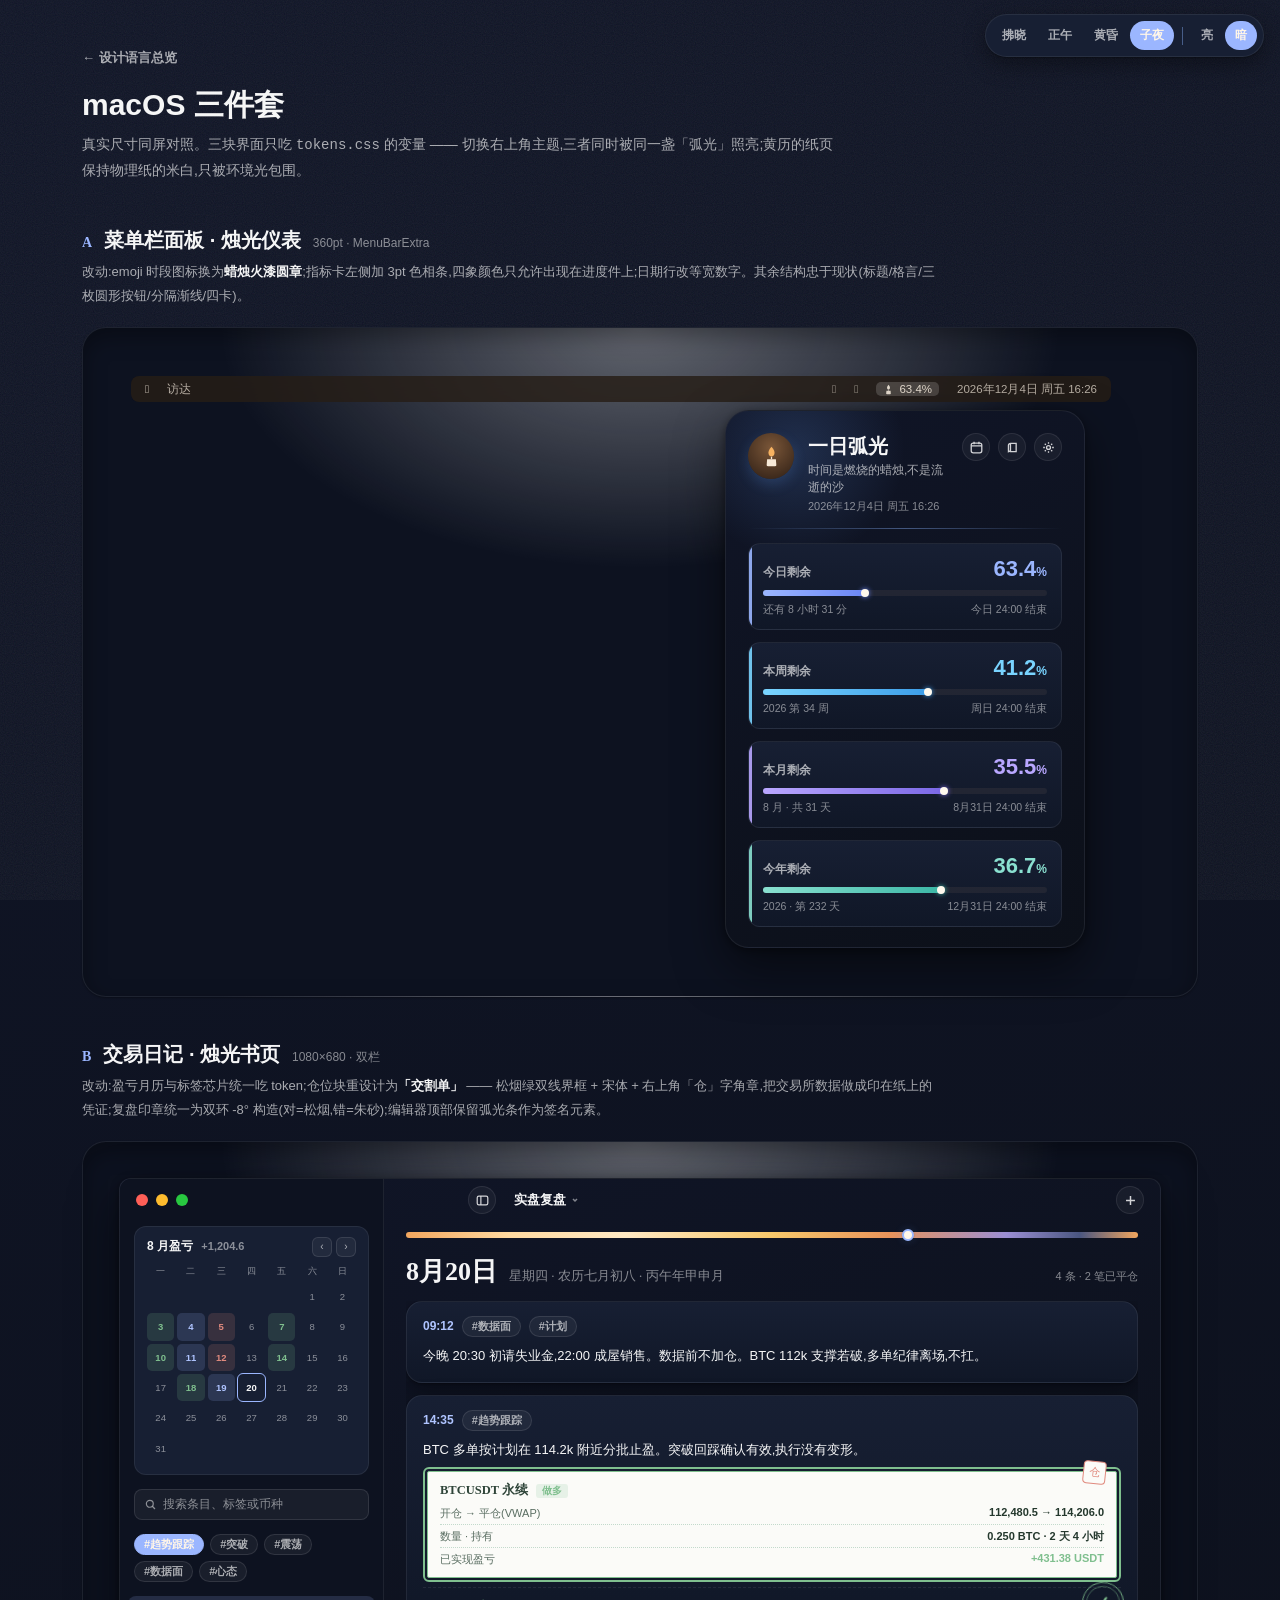
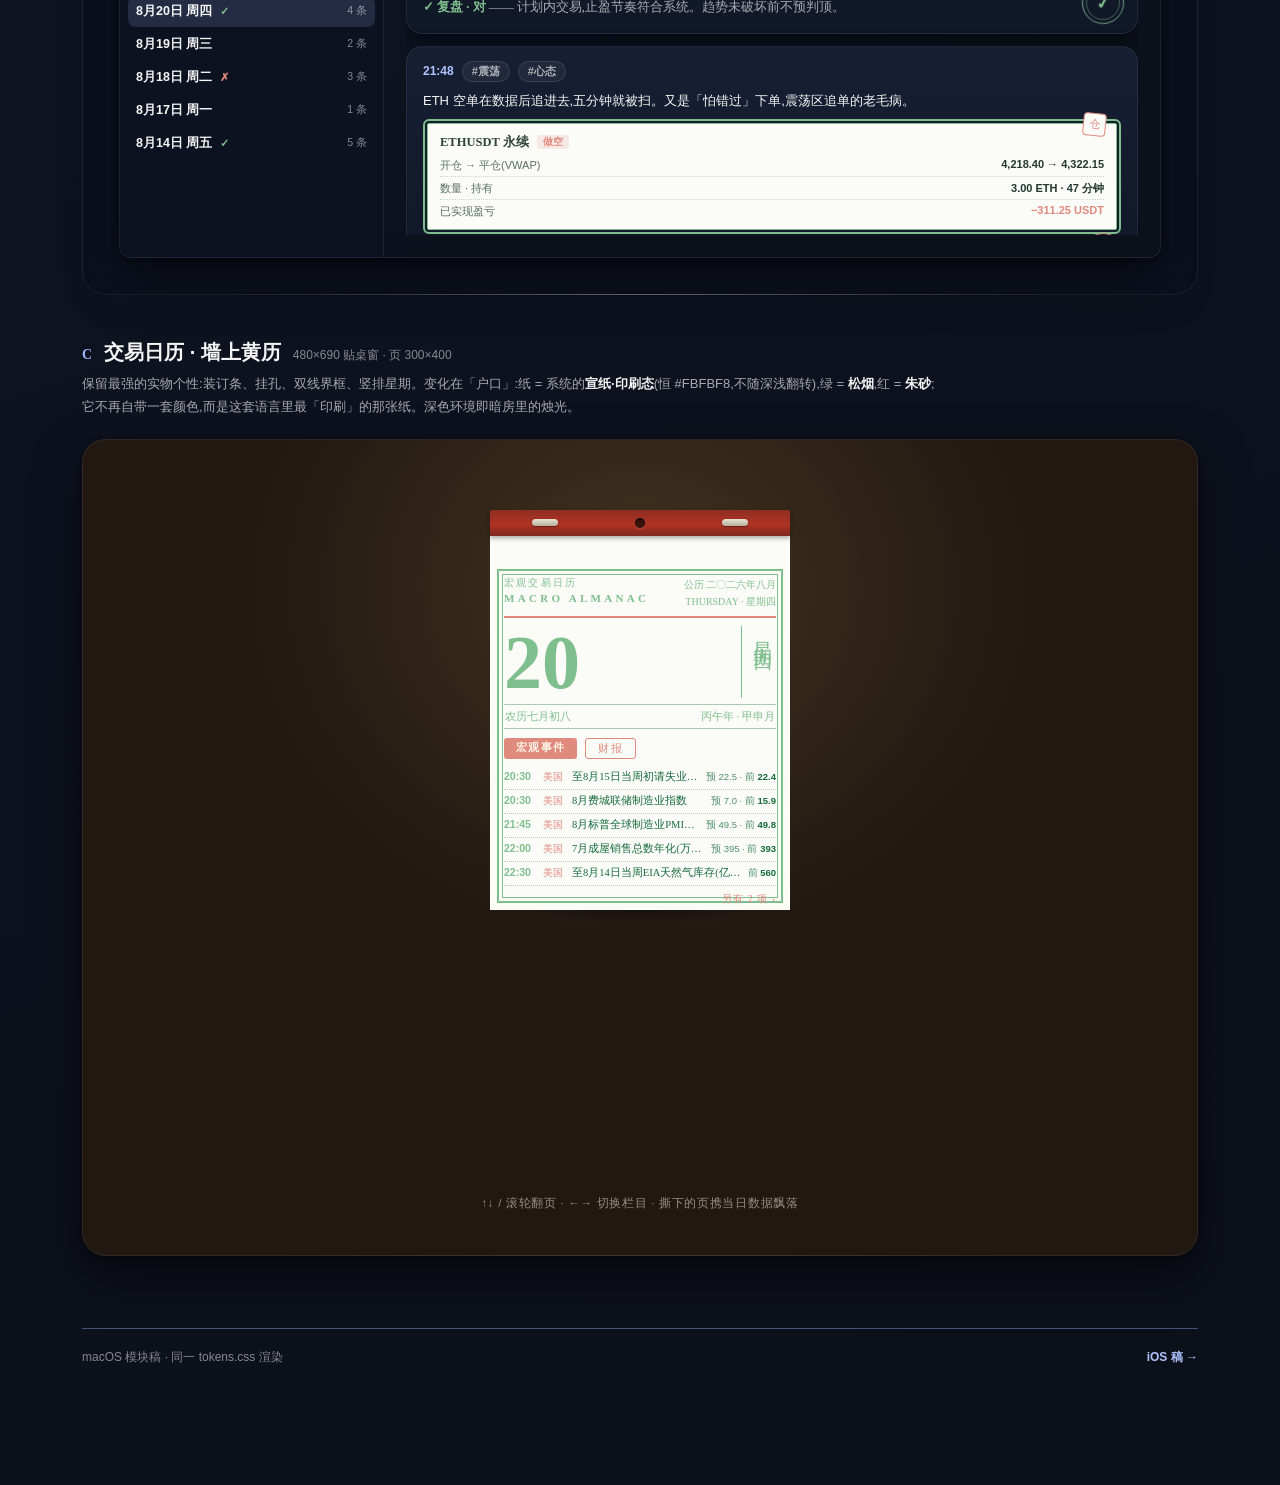
<file: designs/wick-design-language/macos.html>
<!DOCTYPE html>
<html lang="zh" data-scheme="light" data-phase="day">
<head>
<meta charset="UTF-8">
<meta name="viewport" content="width=device-width, initial-scale=1">
<title>macOS 模块稿 · Wick 设计语言</title>
<link rel="stylesheet" href="tokens.css">
<style>
  * { margin: 0; padding: 0; box-sizing: border-box; }
  body {
    font-family: var(--font-ui); color: var(--ink-1);
    background: linear-gradient(160deg, var(--paper-top), var(--paper-bottom));
    min-height: 100vh; text-wrap: pretty;
  }
  .grain-layer { position: fixed; inset: 0; pointer-events: none; opacity: var(--grain-opacity); }
  .page { position: relative; z-index: 1; max-width: 1180px; margin: 0 auto; padding: 48px 32px 120px; }

  .theme-bar { position: fixed; top: 14px; right: 16px; z-index: 50; display: flex; gap: 8px; align-items: center;
    padding: 6px; border-radius: 999px; background: var(--card-top); border: 1px solid var(--card-stroke); box-shadow: var(--shadow-card); }
  .theme-bar .grp { display: flex; gap: 2px; }
  .theme-bar button { font-family: var(--font-ui); font-size: 12px; font-weight: 600; color: var(--ink-2);
    background: transparent; border: none; cursor: pointer; padding: 6px 10px; border-radius: 999px; transition: all 0.18s ease; }
  .theme-bar button:hover { color: var(--ink-1); }
  .theme-bar button.is-on { background: var(--ember); color: #FFF6E8; }
  .theme-bar .sep { width: 1px; height: 18px; background: var(--divider); }

  .back { display: inline-flex; gap: 6px; align-items: center; color: var(--ink-2); text-decoration: none; font-size: 13px; font-weight: 600; }
  .back:hover { color: var(--ember); }
  .page-head { margin: 18px 0 8px; }
  .page-head h1 { font-size: 30px; font-weight: 800; }
  .page-head p { margin-top: 6px; color: var(--ink-2); font-size: 14px; line-height: 1.8; max-width: 760px; }

  .surface { margin-top: 44px; }
  .surface-head { display: flex; align-items: baseline; gap: 12px; margin-bottom: 6px; }
  .surface-head .no { font-family: var(--font-numeral); font-weight: 900; font-size: 14px; color: var(--ember); }
  .surface-head h2 { font-size: 20px; font-weight: 800; }
  .surface-head .dim { font-size: 12px; color: var(--ink-3); font-variant-numeric: tabular-nums; }
  .surface-note { font-size: 13px; color: var(--ink-2); line-height: 1.8; max-width: 860px; margin-bottom: 20px; }
  .surface-note b { color: var(--ink-1); }

  .stage { border-radius: var(--r-xl); border: 1px solid var(--card-stroke); padding: 48px; display: flex; gap: 56px;
    justify-content: center; align-items: flex-start; flex-wrap: wrap;
    background: radial-gradient(700px 400px at 50% 0%, rgba(255,255,255,0.35), transparent 60%), var(--paper-side); box-shadow: var(--shadow-card) inset; }

  /* ==================== A · 菜单栏面板 ==================== */
  .desktop-strip { width: 100%; max-width: 980px; }
  .fake-menubar { height: 26px; border-radius: 8px; display: flex; align-items: center; justify-content: flex-end; gap: 18px;
    padding: 0 14px; background: rgba(38, 30, 22, 0.82); backdrop-filter: blur(8px); color: #F5EBDD; font-size: 11.5px; }
  .fake-menubar .mb-item { display: flex; align-items: center; gap: 5px; font-variant-numeric: tabular-nums; opacity: 0.92; }
  .fake-menubar .mb-item.active { background: rgba(255, 255, 255, 0.18); border-radius: 5px; padding: 1px 7px; }
  .panel-float { display: flex; justify-content: flex-end; padding: 8px 26px 0 0; }

  .panel { width: 360px; border-radius: 24px; padding: 12px; position: relative; overflow: hidden;
    background: linear-gradient(155deg, var(--paper-top), var(--paper-bottom));
    box-shadow: var(--shadow-pop); border: 1px solid var(--card-stroke); }
  .panel::before { content: ""; position: absolute; top: -70px; left: -40px; width: 220px; height: 220px; border-radius: 50%;
    background: radial-gradient(circle, var(--glow), transparent 70%); }
  .panel-inner { position: relative; padding: 10px 10px 8px; }
  .p-header { display: flex; gap: 14px; align-items: flex-start; }
  .p-icon { width: 46px; height: 46px; border-radius: 50%; flex: none; display: grid; place-items: center;
    background: radial-gradient(circle at 50% 32%, #7A5638, #3E2A1C 78%); box-shadow: 0 6px 14px var(--glow); }
  .p-title { font-size: 20px; font-weight: 700; }
  .p-motto { font-size: 12px; color: var(--ink-2); margin-top: 2px; }
  .p-date { font-size: 11px; color: var(--ink-3); margin-top: 3px; font-variant-numeric: tabular-nums; }
  .p-actions { margin-left: auto; display: flex; gap: 8px; }
  .icon-btn { width: 28px; height: 28px; border-radius: 50%; display: inline-grid; place-items: center;
    background: var(--control-bg); border: 1px solid var(--control-border); color: var(--ink-1); opacity: 0.85; cursor: pointer; transition: all 0.18s ease; }
  .icon-btn:hover { background: var(--ember-soft); border-color: var(--ember); opacity: 1; }
  .icon-btn svg { width: 13px; height: 13px; }
  .p-divider { height: 1px; margin: 14px 0; background: linear-gradient(90deg, transparent, var(--divider), transparent); }
  .metric-stack { display: flex; flex-direction: column; gap: 12px; }
  .metric-card { border-radius: var(--r-m); padding: 12px 14px; border: 1px solid var(--card-stroke);
    background: linear-gradient(180deg, var(--card-top), var(--card-bottom)); position: relative; overflow: hidden; }
  .metric-card::before { content: ""; position: absolute; inset: 0 auto 0 0; width: 3px; background: var(--mc); opacity: 0.9; }
  .metric-card .m-head { display: flex; align-items: baseline; justify-content: space-between; }
  .metric-card .m-label { font-size: 12px; font-weight: 700; color: var(--ink-2); }
  .metric-card .m-pct { font-size: 22px; font-weight: 800; font-variant-numeric: tabular-nums; color: var(--mc); }
  .metric-card .m-pct small { font-size: 12px; font-weight: 600; }
  .metric-card .m-track { margin-top: 8px; height: 6px; border-radius: 3px; background: rgba(127, 110, 90, 0.14); position: relative; }
  .metric-card .m-fill { position: absolute; inset: 0 auto 0 0; border-radius: 3px; background: linear-gradient(90deg, var(--mc), var(--mc2)); }
  .metric-card .m-fill::after { content: ""; position: absolute; right: -2px; top: 50%; transform: translateY(-50%); width: 8px; height: 8px; border-radius: 50%; background: #FFF9EE; box-shadow: 0 0 5px var(--mc2); }
  .metric-card .m-foot { margin-top: 7px; font-size: 10.5px; color: var(--ink-3); font-variant-numeric: tabular-nums; display: flex; justify-content: space-between; }

  /* ==================== B · 日记窗口 ==================== */
  .jwindow { width: 1080px; max-width: 100%; height: 680px; border-radius: 12px; overflow: hidden; display: flex;
    box-shadow: var(--shadow-pop); border: 1px solid var(--card-stroke);
    background: linear-gradient(160deg, var(--paper-top), var(--paper-bottom)); }
  .j-side { width: 264px; flex: none; background: var(--paper-side); border-right: 1px solid var(--card-stroke); display: flex; flex-direction: column; }
  .j-side-band { height: 43px; flex: none; }
  .j-side-body { padding: 4px 14px 14px; overflow: hidden; display: flex; flex-direction: column; gap: 14px; }

  .pnl-cal { border-radius: var(--r-m); background: var(--card-top); border: 1px solid var(--card-stroke); padding: 10px 12px 12px; }
  .pnl-cal .cal-head { display: flex; align-items: center; justify-content: space-between; margin-bottom: 8px; }
  .pnl-cal .cal-title { font-size: 12px; font-weight: 800; }
  .pnl-cal .cal-title span { color: var(--ink-3); font-weight: 600; font-size: 11px; margin-left: 5px; }
  .pnl-cal .cal-nav { display: flex; gap: 4px; }
  .pnl-cal .cal-nav button { width: 20px; height: 20px; border-radius: 6px; border: 1px solid var(--control-border); background: var(--control-bg);
    color: var(--ink-2); font-size: 10px; cursor: pointer; }
  .pnl-grid { display: grid; grid-template-columns: repeat(7, 1fr); gap: 3px; }
  .pnl-grid .dow { font-size: 9px; color: var(--ink-3); text-align: center; padding-bottom: 2px; }
  .pnl-cell { aspect-ratio: 1; border-radius: 5px; display: grid; place-items: center; font-size: 9.5px; font-variant-numeric: tabular-nums; color: var(--ink-3); }
  .pnl-cell.up { background: var(--pine-soft); color: var(--pine); font-weight: 700; }
  .pnl-cell.down { background: var(--cinnabar-soft); color: var(--cinnabar); font-weight: 700; }
  .pnl-cell.note { background: var(--ember-soft); color: var(--ember-text); font-weight: 600; }
  .pnl-cell.today { outline: 1.5px solid var(--ember); outline-offset: 0; color: var(--ink-1); font-weight: 800; }

  .j-search { display: flex; align-items: center; gap: 7px; border-radius: var(--r-s); background: var(--control-bg);
    border: 1px solid var(--control-border); padding: 6px 10px; color: var(--ink-3); font-size: 12px; }
  .j-chips { display: flex; flex-wrap: wrap; gap: 6px; }
  .chip { display: inline-flex; align-items: center; padding: 2px 9px; border-radius: 999px; font-size: 11px; font-weight: 600;
    background: var(--control-bg); border: 1px solid var(--control-border); color: var(--ink-2); cursor: pointer; }
  .chip.on { background: var(--ember); border-color: var(--ember); color: #FFF6E8; }

  .j-days { display: flex; flex-direction: column; gap: 2px; margin: 0 -6px; }
  .j-day { display: flex; align-items: center; gap: 8px; padding: 7px 8px; border-radius: var(--r-s); cursor: pointer; font-size: 12.5px; }
  .j-day:hover { background: var(--control-bg); }
  .j-day.sel { background: var(--ember-soft); }
  .j-day .d { font-weight: 700; font-variant-numeric: tabular-nums; color: var(--ink-1); }
  .j-day .n { font-size: 10.5px; color: var(--ink-3); margin-left: auto; font-variant-numeric: tabular-nums; }
  .j-day .mini { font-size: 11px; font-weight: 800; }
  .j-day .mini.ok { color: var(--pine); }
  .j-day .mini.bad { color: var(--cinnabar); }

  .j-main { flex: 1; display: flex; flex-direction: column; min-width: 0; }
  .j-header { height: 43px; flex: none; display: flex; align-items: center; gap: 10px; padding: 0 16px 0 84px; }
  .tl { position: absolute; display: flex; gap: 8px; }
  .tl i { width: 12px; height: 12px; border-radius: 50%; display: block; }
  .tl i:nth-child(1) { background: #FF5F57; } .tl i:nth-child(2) { background: #FEBC2E; } .tl i:nth-child(3) { background: #28C840; }
  .j-header .book { display: flex; align-items: center; gap: 5px; font-size: 13px; font-weight: 700; cursor: pointer; padding: 4px 8px; border-radius: 7px; }
  .j-header .book:hover { background: var(--control-bg); }
  .j-header .book svg { opacity: 0.5; }
  .j-header .spacer { flex: 1; }
  .j-arc { flex: none; padding: 10px 22px 4px; }
  .j-editor { flex: 1; overflow: hidden; padding: 12px 22px 22px; display: flex; flex-direction: column; gap: 12px; }
  .j-day-title { display: flex; align-items: baseline; gap: 12px; }
  .j-day-title h3 { font-family: var(--font-numeral); font-size: 26px; font-weight: 900; }
  .j-day-title .lunar { font-family: var(--font-print); color: var(--ink-3); font-size: 13px; }
  .j-day-title .count { margin-left: auto; font-size: 11px; color: var(--ink-3); font-variant-numeric: tabular-nums; }

  .j-cards { display: flex; flex-direction: column; gap: 12px; overflow: hidden; }
  .jcard { position: relative; border-radius: var(--r-l); border: 1px solid var(--card-stroke);
    background: linear-gradient(180deg, var(--card-top), var(--card-bottom)); box-shadow: var(--shadow-card); padding: 14px 16px; }
  .jcard .c-head { display: flex; align-items: center; gap: 8px; margin-bottom: 8px; }
  .jcard .c-time { font-size: 12px; font-weight: 700; color: var(--ember-text); font-variant-numeric: tabular-nums; }
  .jcard p { font-size: 13px; line-height: 1.75; color: var(--ink-1); }
  .jcard .seal { position: absolute; right: 14px; bottom: 10px; }
  .jcard .review-note { margin-top: 9px; padding-top: 8px; border-top: 1px dashed var(--card-stroke);
    font-family: var(--font-print); font-size: 12.5px; color: var(--ink-2); line-height: 1.8; }
  .jcard .review-note b { color: var(--pine); }
  .jcard .review-note b.bad { color: var(--cinnabar); }
  .review-cta { display: flex; margin-top: 10px; }
  .review-cta button { font-family: var(--font-ui); font-size: 11.5px; font-weight: 700; color: var(--ember-text);
    background: var(--ember-soft); border: 1px dashed var(--ember); border-radius: var(--r-s); padding: 6px 12px; cursor: pointer; width: 100%; }

  .slip { font-variant-numeric: tabular-nums; border: 1px solid var(--pine); outline: 2px solid var(--pine); outline-offset: 2.5px;
    border-radius: 2px; background: var(--print-paper); color: #2E4438; padding: 10px 12px; margin: 10px 4px 4px; position: relative; }
  .slip::before { content: "仓"; position: absolute; top: -11px; right: 10px; width: 21px; height: 21px; border: 1.5px solid var(--cinnabar);
    color: var(--cinnabar); border-radius: 4px; font-family: var(--font-print); font-size: 11px; display: grid; place-items: center;
    transform: rotate(6deg); background: var(--print-paper); }
  .slip .s-title { font-family: var(--font-print); font-size: 12.5px; font-weight: 700; display: flex; gap: 8px; align-items: center; }
  .slip .lane { font-size: 10px; font-weight: 700; padding: 0 6px; border-radius: 3px; font-family: var(--font-ui); }
  .slip .lane.long { background: var(--pine-soft); color: var(--pine); }
  .slip .lane.short { background: var(--cinnabar-soft); color: var(--cinnabar); }
  .slip .s-rows { margin-top: 7px; display: flex; flex-direction: column; gap: 4px; }
  .slip .s-row { display: flex; justify-content: space-between; font-size: 11px; color: #5A6E62; border-bottom: 1px dotted rgba(30,122,72,0.25); padding-bottom: 3px; }
  .slip .s-row:last-child { border-bottom: none; padding-bottom: 0; }
  .slip .s-row b { color: #24382D; }
  .slip .pnl-up { color: var(--pine); font-weight: 800; }
  .slip .pnl-down { color: var(--cinnabar); font-weight: 800; }

  /* ==================== C · 黄历窗 ==================== */
  .cal-stage { border-radius: var(--r-xl); border: 1px solid var(--card-stroke); padding: 44px; display: flex; justify-content: center;
    background: radial-gradient(560px 500px at 50% 18%, #43331F, #211812 72%); box-shadow: var(--shadow-pop); }
  .cal-window { width: 480px; height: 690px; position: relative; }
  .pad { position: absolute; left: 50%; top: 26px; transform: translateX(-50%); width: 300px; height: 400px; }
  .pad-shadow { position: absolute; left: 50%; top: 400px; transform: translateX(-50%); width: 270px; height: 40px;
    background: radial-gradient(ellipse at center, rgba(0,0,0,0.5), transparent 70%); }
  .pad-back { position: absolute; inset: 0; top: 26px; background: var(--print-edge); border-radius: 0 0 3px 3px; }
  .pad-page { position: absolute; left: 0; right: 0; top: 26px; height: 374px; background: var(--print-paper);
    box-shadow: 0 1px 0 rgba(0,0,0,0.06); overflow: hidden; }
  .pad-binding { position: absolute; left: 0; right: 0; top: 0; height: 26px; background: linear-gradient(180deg, #8E2F22, #B03222 55%, #7E2A1E);
    border-radius: 2px 2px 0 0; box-shadow: 0 2px 5px rgba(0,0,0,0.35); z-index: 3; }
  .pad-binding::before, .pad-binding::after { content: ""; position: absolute; top: 9px; width: 26px; height: 7px; border-radius: 4px;
    background: linear-gradient(180deg, #E8E2D4, #B7AF9C); box-shadow: 0 1px 1px rgba(0,0,0,0.4); }
  .pad-binding::before { left: 42px; } .pad-binding::after { right: 42px; }
  .pad-hole { position: absolute; left: 50%; top: 8px; transform: translateX(-50%); width: 10px; height: 10px; border-radius: 50%;
    background: #3A120C; box-shadow: inset 0 1px 2px rgba(0,0,0,0.8), 0 1px 0 rgba(255,255,255,0.15); z-index: 4; }
  .pad-frame { position: absolute; inset: 33px 7px 7px; border: 2.5px solid var(--pine); }
  .pad-frame::before { content: ""; position: absolute; inset: 3px; border: 1px solid var(--pine); }
  .pad-content { position: absolute; inset: 40px 14px 12px; display: flex; flex-direction: column; color: #166B3C; }
  .ph-mast { display: flex; justify-content: space-between; align-items: flex-start; border-bottom: 2px solid var(--cinnabar); padding-bottom: 6px; }
  .ph-mast .pub { font-family: var(--font-print); font-size: 10px; letter-spacing: 0.22em; color: var(--pine); }
  .ph-mast .pub b { display: block; font-size: 11px; letter-spacing: 0.3em; margin-top: 2px; }
  .ph-mast .greg { text-align: right; font-family: var(--font-print); font-size: 10px; line-height: 1.7; color: var(--pine); }
  .ph-hero { display: flex; align-items: stretch; margin-top: 8px; }
  .ph-day { font-family: var(--font-numeral); font-weight: 900; font-size: 76px; line-height: 0.95; color: var(--pine); flex: 1; }
  .ph-week { writing-mode: vertical-rl; font-family: var(--font-print); font-size: 19px; letter-spacing: 0.35em; color: var(--pine);
    border-left: 1px solid var(--pine); padding-left: 8px; margin-left: 10px; }
  .ph-lunar { margin-top: 6px; font-family: var(--font-print); font-size: 11px; color: var(--pine); display: flex; justify-content: space-between;
    border-top: 1px solid rgba(22,107,60,0.35); border-bottom: 1px solid rgba(22,107,60,0.35); padding: 4px 1px; }
  .ph-tabs { display: flex; gap: 8px; margin-top: 9px; }
  .ph-tab { font-family: var(--font-print); font-size: 11px; padding: 2px 12px; border-radius: 3px; letter-spacing: 0.12em; }
  .ph-tab.on { background: var(--cinnabar); color: #FBF3E4; font-weight: 700; }
  .ph-tab.off { border: 1px solid var(--cinnabar); color: var(--cinnabar); }
  .ph-rows { margin-top: 7px; flex: 1; display: flex; flex-direction: column; }
  .ph-row { display: flex; align-items: baseline; gap: 7px; padding: 4.5px 0; border-bottom: 1px dotted rgba(22,107,60,0.3); font-size: 10.5px; }
  .ph-row .t { font-variant-numeric: tabular-nums; font-weight: 700; color: var(--pine); width: 32px; flex: none; }
  .ph-row .c { color: var(--cinnabar); font-family: var(--font-print); font-size: 9.5px; flex: none; width: 22px; }
  .ph-row .ttl { font-family: var(--font-print); color: #166B3C; flex: 1; white-space: nowrap; overflow: hidden; text-overflow: ellipsis; }
  .ph-row .v { font-variant-numeric: tabular-nums; color: rgba(22,107,60,0.75); font-size: 9.5px; flex: none; }
  .ph-row .v b { color: #166B3C; }
  .ph-more { margin-top: auto; padding-top: 6px; text-align: right; font-family: var(--font-print); font-size: 10px; color: var(--cinnabar); letter-spacing: 0.1em; }
  .cal-caption { margin-top: 22px; text-align: center; color: rgba(245, 235, 221, 0.55); font-size: 11.5px; letter-spacing: 0.06em; }

  footer { margin-top: 72px; padding-top: 20px; border-top: 1px solid var(--divider); font-size: 12px; color: var(--ink-3); display: flex; justify-content: space-between; }
</style>
</head>
<body>
<div class="grain-layer grain"></div>

<div class="theme-bar">
  <div class="grp">
    <button data-set-phase="dawn">拂晓</button>
    <button data-set-phase="day">正午</button>
    <button data-set-phase="dusk">黄昏</button>
    <button data-set-phase="night">子夜</button>
  </div>
  <div class="sep"></div>
  <div class="grp">
    <button data-set-scheme="light">亮</button>
    <button data-set-scheme="dark">暗</button>
  </div>
</div>

<div class="page">
  <a class="back" href="index.html">← 设计语言总览</a>
  <div class="page-head">
    <h1>macOS 三件套</h1>
    <p>真实尺寸同屏对照。三块界面只吃 <code>tokens.css</code> 的变量 —— 切换右上角主题,三者同时被同一盏「弧光」照亮;黄历的纸页保持物理纸的米白,只被环境光包围。</p>
  </div>

  <!-- ============ A + C 并排 ============ -->
  <div class="surface" data-screen-label="菜单栏面板">
    <div class="surface-head"><span class="no">A</span><h2>菜单栏面板 · 烛光仪表</h2><span class="dim">360pt · MenuBarExtra</span></div>
    <p class="surface-note">改动:emoji 时段图标换为<b>蜡烛火漆圆章</b>;指标卡左侧加 3pt 色相条,四象颜色只允许出现在进度件上;日期行改等宽数字。其余结构忠于现状(标题/格言/三枚圆形按钮/分隔渐线/四卡)。</p>
    <div class="stage" style="display: block;">
      <div class="desktop-strip">
        <div class="fake-menubar">
          <span class="mb-item"></span>
          <span class="mb-item" style="opacity:0.7;">访达</span>
          <span style="flex:1;"></span>
          <span class="mb-item" style="opacity:0.7;">􀊫</span>
          <span class="mb-item" style="opacity:0.7;">􀛨</span>
          <span class="mb-item active">
            <svg width="11" height="11" viewBox="0 0 18 18" fill="currentColor"><path d="M9 1.4 C7.6 3.1 6.6 4.6 6.6 6.1 C6.6 7.8 7.7 9 9 9 C10.3 9 11.4 7.8 11.4 6.1 C11.4 4.6 10.4 3.1 9 1.4 Z"/><rect x="8.5" y="9.2" width="1" height="2"/><path d="M5.6 11.2 L12.4 11.2 L12.8 15.6 Q12.85 16.6 11.6 16.6 L6.4 16.6 Q5.15 16.6 5.2 15.6 Z"/></svg>
            63.4%
          </span>
          <span class="mb-item" style="opacity:0.7;" data-clock>8月20日 周四 14:34</span>
        </div>
        <div class="panel-float">
          <div class="panel">
            <div class="panel-inner">
              <div class="p-header">
                <div class="p-icon">
                  <svg width="23" height="23" viewBox="0 0 18 18" fill="none">
                    <path d="M9 1.4 C7.6 3.1 6.6 4.6 6.6 6.1 C6.6 7.8 7.7 9 9 9 C10.3 9 11.4 7.8 11.4 6.1 C11.4 4.6 10.4 3.1 9 1.4 Z" fill="#F7B261"/>
                    <rect x="8.5" y="9.2" width="1" height="2" fill="#F7E9D7"/>
                    <path d="M5.6 11.2 L12.4 11.2 L12.8 15.6 Q12.85 16.6 11.6 16.6 L6.4 16.6 Q5.15 16.6 5.2 15.6 Z" fill="#F7E9D7"/>
                  </svg>
                </div>
                <div>
                  <div class="p-title">一日弧光</div>
                  <div class="p-motto">时间是燃烧的蜡烛,不是流逝的沙</div>
                  <div class="p-date" data-clock>2026年8月20日 周四 14:34</div>
                </div>
                <div class="p-actions">
                  <button class="icon-btn" title="交易日历"><svg viewBox="0 0 16 16" fill="none" stroke="currentColor" stroke-width="1.6"><rect x="1.5" y="2.5" width="13" height="12" rx="2.5"/><path d="M1.5 6h13M5 1v3M11 1v3"/></svg></button>
                  <button class="icon-btn" title="日记"><svg viewBox="0 0 16 16" fill="none" stroke="currentColor" stroke-width="1.6"><path d="M3 13V5.5A2.5 2.5 0 0 1 5.5 3h7v10h-7A2.5 2.5 0 0 0 3 13ZM5.5 13V3"/></svg></button>
                  <button class="icon-btn" title="设置"><svg viewBox="0 0 16 16" fill="none" stroke="currentColor" stroke-width="1.6"><circle cx="8" cy="8" r="2.4"/><path d="M8 1.5v2M8 12.5v2M1.5 8h2M12.5 8h2M3.4 3.4l1.4 1.4M11.2 11.2l1.4 1.4M12.6 3.4l-1.4 1.4M4.8 11.2l-1.4 1.4"/></svg></button>
                </div>
              </div>
              <div class="p-divider"></div>
              <div class="metric-stack">
                <div class="metric-card" style="--mc: var(--m1); --mc2: var(--m1-2);">
                  <div class="m-head"><span class="m-label">今日剩余</span><span class="m-pct">63.4<small>%</small></span></div>
                  <div class="m-track"><div class="m-fill" style="width: 36.6%;"></div></div>
                  <div class="m-foot"><span>还有 8 小时 31 分</span><span>今日 24:00 结束</span></div>
                </div>
                <div class="metric-card" style="--mc: var(--m2); --mc2: var(--m2-2);">
                  <div class="m-head"><span class="m-label">本周剩余</span><span class="m-pct">41.2<small>%</small></span></div>
                  <div class="m-track"><div class="m-fill" style="width: 58.8%;"></div></div>
                  <div class="m-foot"><span>2026 第 34 周</span><span>周日 24:00 结束</span></div>
                </div>
                <div class="metric-card" style="--mc: var(--m3); --mc2: var(--m3-2);">
                  <div class="m-head"><span class="m-label">本月剩余</span><span class="m-pct">35.5<small>%</small></span></div>
                  <div class="m-track"><div class="m-fill" style="width: 64.5%;"></div></div>
                  <div class="m-foot"><span>8 月 · 共 31 天</span><span>8月31日 24:00 结束</span></div>
                </div>
                <div class="metric-card" style="--mc: var(--m4); --mc2: var(--m4-2);">
                  <div class="m-head"><span class="m-label">今年剩余</span><span class="m-pct">36.7<small>%</small></span></div>
                  <div class="m-track"><div class="m-fill" style="width: 63.3%;"></div></div>
                  <div class="m-foot"><span>2026 · 第 232 天</span><span>12月31日 24:00 结束</span></div>
                </div>
              </div>
            </div>
          </div>
        </div>
      </div>
    </div>
  </div>

  <!-- ============ B 日记窗口 ============ -->
  <div class="surface" data-screen-label="日记窗口">
    <div class="surface-head"><span class="no">B</span><h2>交易日记 · 烛光书页</h2><span class="dim">1080×680 · 双栏</span></div>
    <p class="surface-note">改动:盈亏月历与标签芯片统一吃 token;仓位块重设计为<b>「交割单」</b> —— 松烟绿双线界框 + 宋体 + 右上角「仓」字角章,把交易所数据做成印在纸上的凭证;复盘印章统一为双环 -8° 构造(对=松烟,错=朱砂);编辑器顶部保留弧光条作为签名元素。</p>
    <div class="stage" style="padding: 36px;">
      <div class="jwindow" style="position: relative;">
        <div class="tl" style="top: 15px; left: 16px; z-index: 5;"><i></i><i></i><i></i></div>

        <!-- 侧栏 -->
        <aside class="j-side">
          <div class="j-side-band"></div>
          <div class="j-side-body">
            <div class="pnl-cal">
              <div class="cal-head">
                <div class="cal-title">8 月盈亏 <span>+1,204.6</span></div>
                <div class="cal-nav"><button>‹</button><button>›</button></div>
              </div>
              <div class="pnl-grid">
                <span class="dow">一</span><span class="dow">二</span><span class="dow">三</span><span class="dow">四</span><span class="dow">五</span><span class="dow">六</span><span class="dow">日</span>
                <span class="pnl-cell"></span><span class="pnl-cell"></span><span class="pnl-cell"></span><span class="pnl-cell"></span><span class="pnl-cell"></span>
                <span class="pnl-cell">1</span><span class="pnl-cell">2</span>
                <span class="pnl-cell up">3</span><span class="pnl-cell note">4</span><span class="pnl-cell down">5</span><span class="pnl-cell">6</span><span class="pnl-cell up">7</span><span class="pnl-cell">8</span><span class="pnl-cell">9</span>
                <span class="pnl-cell up">10</span><span class="pnl-cell note">11</span><span class="pnl-cell down">12</span><span class="pnl-cell">13</span><span class="pnl-cell up">14</span><span class="pnl-cell">15</span><span class="pnl-cell">16</span>
                <span class="pnl-cell">17</span><span class="pnl-cell up">18</span><span class="pnl-cell note">19</span><span class="pnl-cell today">20</span><span class="pnl-cell">21</span><span class="pnl-cell">22</span><span class="pnl-cell">23</span>
                <span class="pnl-cell">24</span><span class="pnl-cell">25</span><span class="pnl-cell">26</span><span class="pnl-cell">27</span><span class="pnl-cell">28</span><span class="pnl-cell">29</span><span class="pnl-cell">30</span>
                <span class="pnl-cell">31</span>
              </div>
            </div>
            <div class="j-search">
              <svg width="11" height="11" viewBox="0 0 16 16" fill="none" stroke="currentColor" stroke-width="1.8"><circle cx="7" cy="7" r="5"/><path d="M11 11l3.5 3.5"/></svg>
              搜索条目、标签或币种
            </div>
            <div class="j-chips">
              <span class="chip on">#趋势跟踪</span><span class="chip">#突破</span><span class="chip">#震荡</span><span class="chip">#数据面</span><span class="chip">#心态</span>
            </div>
            <div class="j-days">
              <div class="j-day sel"><span class="d">8月20日 周四</span><span class="mini ok">✓</span><span class="n">4 条</span></div>
              <div class="j-day"><span class="d">8月19日 周三</span><span class="n">2 条</span></div>
              <div class="j-day"><span class="d">8月18日 周二</span><span class="mini bad">✗</span><span class="n">3 条</span></div>
              <div class="j-day"><span class="d">8月17日 周一</span><span class="n">1 条</span></div>
              <div class="j-day"><span class="d">8月14日 周五</span><span class="mini ok">✓</span><span class="n">5 条</span></div>
            </div>
          </div>
        </aside>

        <!-- 编辑区 -->
        <div class="j-main">
          <div class="j-header">
            <button class="icon-btn" title="侧栏"><svg viewBox="0 0 16 16" fill="none" stroke="currentColor" stroke-width="1.5"><rect x="1.5" y="2.5" width="13" height="11" rx="2"/><path d="M6 2.5v11"/></svg></button>
            <div class="book">实盘复盘 <svg width="8" height="8" viewBox="0 0 8 8" fill="none" stroke="currentColor" stroke-width="1.5"><path d="M2 3l2 2 2-2"/></svg></div>
            <div class="spacer"></div>
            <button class="icon-btn" title="新建条目"><svg viewBox="0 0 16 16" fill="none" stroke="currentColor" stroke-width="1.8"><path d="M8 2.5v11M2.5 8h11"/></svg></button>
          </div>
          <div class="j-arc"><div class="arc-strip"><div class="now"></div></div></div>
          <div class="j-editor">
            <div class="j-day-title">
              <h3>8月20日</h3>
              <span class="lunar">星期四 · 农历七月初八 · 丙午年甲申月</span>
              <span class="count">4 条 · 2 笔已平仓</span>
            </div>
            <div class="j-cards">
              <div class="jcard">
                <div class="c-head"><span class="c-time">09:12</span><span class="chip">#数据面</span><span class="chip">#计划</span></div>
                <p>今晚 20:30 初请失业金,22:00 成屋销售。数据前不加仓。BTC 112k 支撑若破,多单纪律离场,不扛。</p>
              </div>
              <div class="jcard">
                <div class="c-head"><span class="c-time">14:35</span><span class="chip">#趋势跟踪</span></div>
                <p>BTC 多单按计划在 114.2k 附近分批止盈。突破回踩确认有效,执行没有变形。</p>
                <div class="slip">
                  <div class="s-title">BTCUSDT 永续 <span class="lane long">做多</span></div>
                  <div class="s-rows">
                    <div class="s-row"><span>开仓 → 平仓(VWAP)</span><b>112,480.5 → 114,206.0</b></div>
                    <div class="s-row"><span>数量 · 持有</span><b>0.250 BTC · 2 天 4 小时</b></div>
                    <div class="s-row"><span>已实现盈亏</span><span class="pnl-up">+431.38 USDT</span></div>
                  </div>
                </div>
                <div class="review-note"><b>✓ 复盘 · 对</b> —— 计划内交易,止盈节奏符合系统。趋势未破坏前不预判顶。</div>
                <span class="seal seal-pine" style="width:40px; height:40px; font-size:17px;"><span>✓</span></span>
              </div>
              <div class="jcard">
                <div class="c-head"><span class="c-time">21:48</span><span class="chip">#震荡</span><span class="chip">#心态</span></div>
                <p>ETH 空单在数据后追进去,五分钟就被扫。又是「怕错过」下单,震荡区追单的老毛病。</p>
                <div class="slip">
                  <div class="s-title">ETHUSDT 永续 <span class="lane short">做空</span></div>
                  <div class="s-rows">
                    <div class="s-row"><span>开仓 → 平仓(VWAP)</span><b>4,218.40 → 4,322.15</b></div>
                    <div class="s-row"><span>数量 · 持有</span><b>3.00 ETH · 47 分钟</b></div>
                    <div class="s-row"><span>已实现盈亏</span><span class="pnl-down">−311.25 USDT</span></div>
                  </div>
                </div>
                <div class="review-note"><b class="bad">✗ 复盘 · 错</b> —— 违反「数据后 30 分钟不开仓」。罚:明天只能挂单,不能市价追。</div>
                <span class="seal seal-cinnabar" style="width:40px; height:40px; font-size:15px;"><span>✗</span></span>
              </div>
              <div class="jcard">
                <div class="c-head"><span class="c-time">23:05</span><span class="chip">#复盘</span></div>
                <p>今日净 +120.1。对的单子赚 431,错的单子亏 311 —— 一笔情绪化交易吃掉大半利润。</p>
                <div class="review-cta"><button>复盘此条目</button></div>
              </div>
            </div>
          </div>
        </div>
      </div>
    </div>
  </div>

  <!-- ============ C 黄历窗 ============ -->
  <div class="surface" data-screen-label="交易日历">
    <div class="surface-head"><span class="no">C</span><h2>交易日历 · 墙上黄历</h2><span class="dim">480×690 贴桌窗 · 页 300×400</span></div>
    <p class="surface-note">保留最强的实物个性:装订条、挂孔、双线界框、竖排星期。变化在「户口」:纸 = 系统的<b>宣纸·印刷态</b>(恒 #FBFBF8,不随深浅翻转),绿 = <b>松烟</b>,红 = <b>朱砂</b>;它不再自带一套颜色,而是这套语言里最「印刷」的那张纸。深色环境即暗房里的烛光。</p>
    <div class="cal-stage">
      <div>
        <div class="cal-window">
          <div class="pad-shadow"></div>
          <div class="pad">
            <div class="pad-back"></div>
            <div class="pad-page">
              <div class="pad-frame"></div>
              <div class="pad-content">
                <div class="ph-mast">
                  <div class="pub">宏观交易日历<b>MACRO ALMANAC</b></div>
                  <div class="greg">公历 二〇二六年八月<br>THURSDAY · 星期四</div>
                </div>
                <div class="ph-hero">
                  <div class="ph-day">20</div>
                  <div class="ph-week">星期四</div>
                </div>
                <div class="ph-lunar"><span>农历七月初八</span><span>丙午年 · 甲申月</span></div>
                <div class="ph-tabs"><span class="ph-tab on">宏观事件</span><span class="ph-tab off">财报</span></div>
                <div class="ph-rows">
                  <div class="ph-row"><span class="t">20:30</span><span class="c">美国</span><span class="ttl">至8月15日当周初请失业金人数(万人)</span><span class="v">预 22.5 · 前 <b>22.4</b></span></div>
                  <div class="ph-row"><span class="t">20:30</span><span class="c">美国</span><span class="ttl">8月费城联储制造业指数</span><span class="v">预 7.0 · 前 <b>15.9</b></span></div>
                  <div class="ph-row"><span class="t">21:45</span><span class="c">美国</span><span class="ttl">8月标普全球制造业PMI初值</span><span class="v">预 49.5 · 前 <b>49.8</b></span></div>
                  <div class="ph-row"><span class="t">22:00</span><span class="c">美国</span><span class="ttl">7月成屋销售总数年化(万户)</span><span class="v">预 395 · 前 <b>393</b></span></div>
                  <div class="ph-row"><span class="t">22:30</span><span class="c">美国</span><span class="ttl">至8月14日当周EIA天然气库存(亿立方英尺)</span><span class="v">前 <b>560</b></span></div>
                </div>
                <div class="ph-more">另有 2 项 ›</div>
              </div>
            </div>
            <div class="pad-binding"></div>
            <div class="pad-hole"></div>
          </div>
        </div>
        <div class="cal-caption">↑↓ / 滚轮翻页 · ←→ 切换栏目 · 撕下的页携当日数据飘落</div>
      </div>
    </div>
  </div>

  <footer>
    <span>macOS 模块稿 · 同一 tokens.css 渲染</span>
    <a href="ios.html" style="color: var(--ember-text); text-decoration: none; font-weight: 700;">iOS 稿 →</a>
  </footer>
</div>

<script src="theme.js"></script>
</body>
</html>
</file>
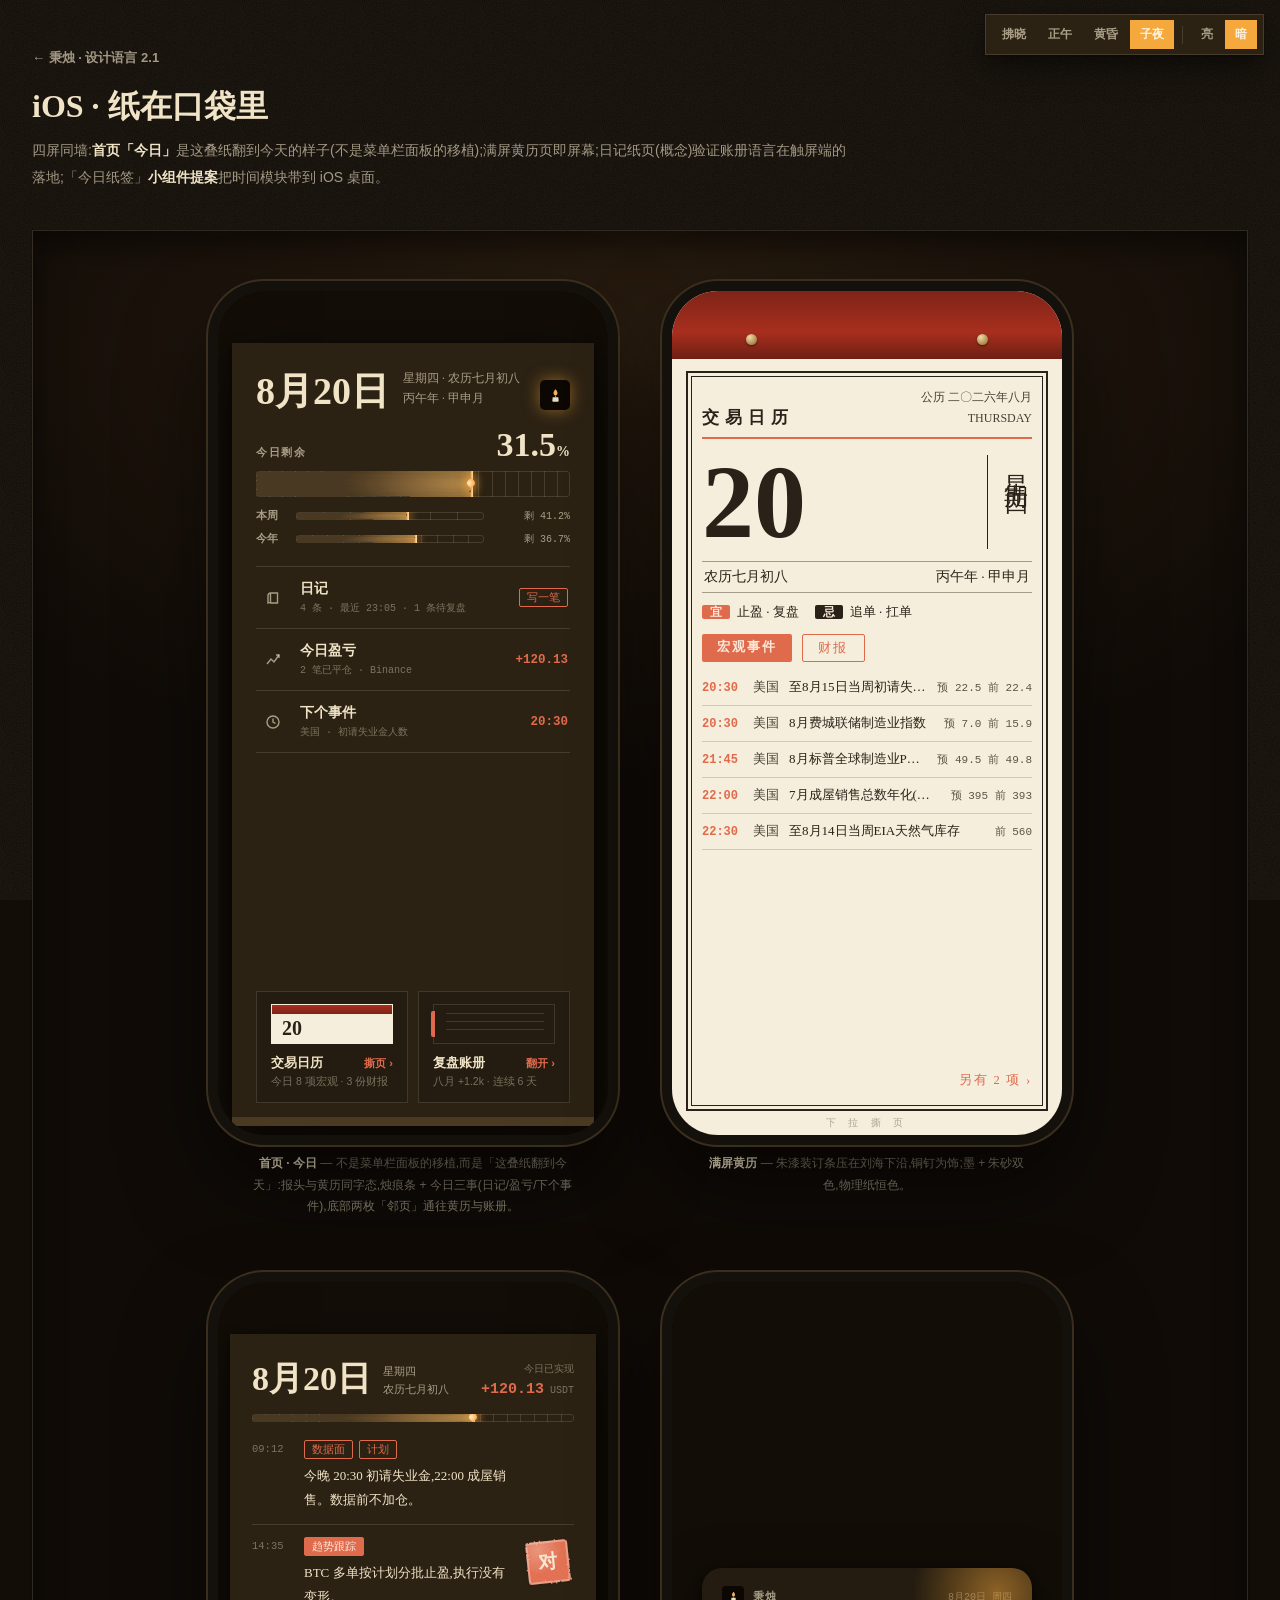
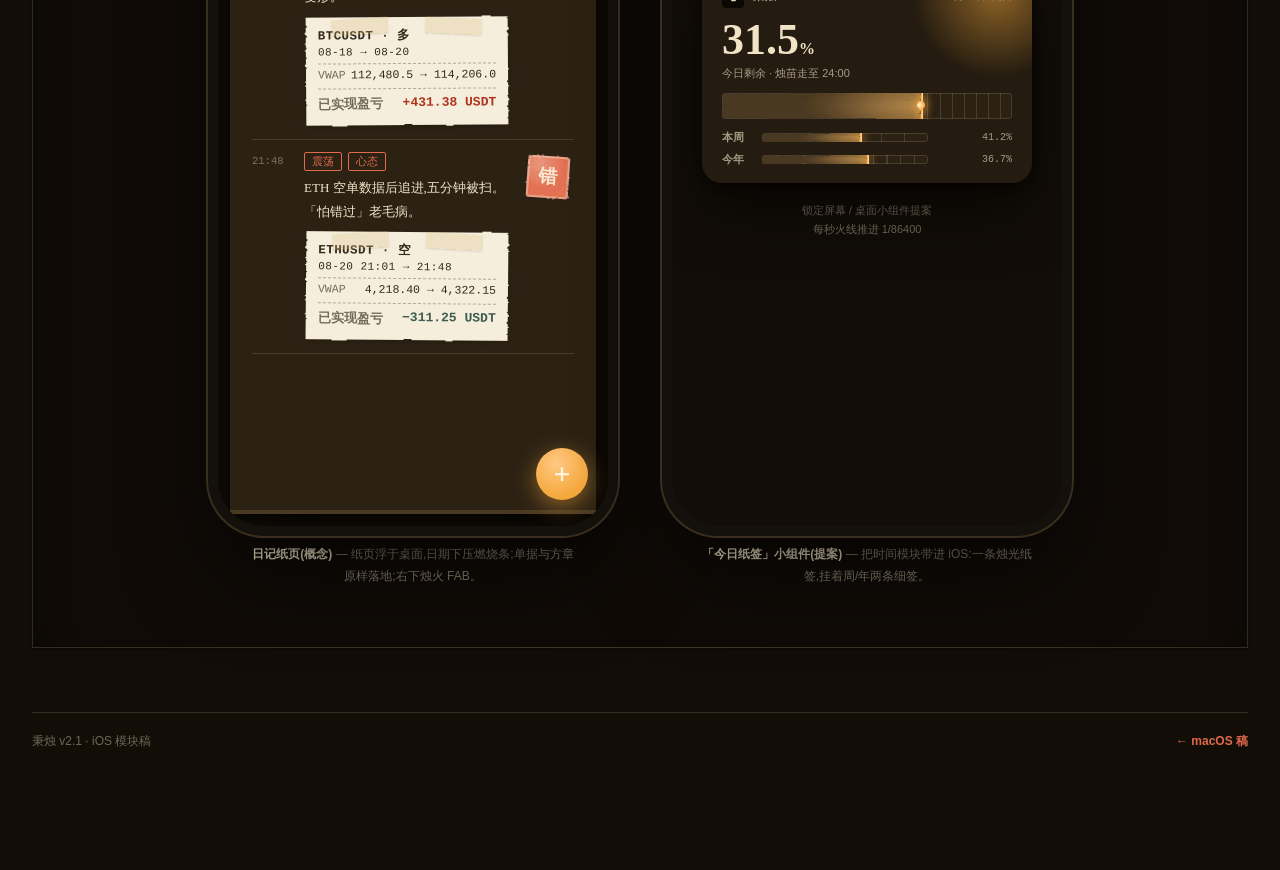
<file: designs/wick-design-language/v2-ios.html>
<!DOCTYPE html>
<html lang="zh" data-scheme="light" data-phase="day">
<head>
<meta charset="UTF-8">
<meta name="viewport" content="width=device-width, initial-scale=1">
<title>iOS 模块稿 · 秉烛 v2.1</title>
<link rel="stylesheet" href="tokens-v2.css">
<style>
  * { margin: 0; padding: 0; box-sizing: border-box; }
  body { font-family: var(--f-ui); color: var(--ink-1); background: var(--desk); min-height: 100vh; text-wrap: pretty; }
  .grain-layer { position: fixed; inset: 0; pointer-events: none; opacity: var(--grain-opacity); }
  .page { position: relative; z-index: 1; max-width: 1320px; margin: 0 auto; padding: 48px 32px 120px; }

  .theme-bar { position: fixed; top: 14px; right: 16px; z-index: 50; display: flex; gap: 8px; align-items: center;
    padding: 5px 6px; background: var(--paper-hi); border: 1px solid var(--rule); box-shadow: var(--sh-page); }
  .theme-bar .grp { display: flex; gap: 2px; }
  .theme-bar button { font-family: var(--f-ui); font-size: 12px; font-weight: 600; color: var(--ink-2); background: transparent; border: none; cursor: pointer; padding: 6px 10px; transition: all 0.18s ease; }
  .theme-bar button:hover { color: var(--ink-1); }
  .theme-bar button.is-on { background: var(--ember); color: #FFF3E0; }
  .theme-bar .sep { width: 1px; height: 18px; background: var(--rule); }

  .back { color: var(--ink-2); text-decoration: none; font-size: 13px; font-weight: 600; }
  .back:hover { color: var(--ember); }
  .page-head { margin: 18px 0 8px; }
  .page-head h1 { font-family: var(--f-print); font-size: 32px; font-weight: 900; }
  .page-head p { margin-top: 8px; color: var(--ink-2); font-size: 14px; line-height: 1.9; max-width: 820px; }
  .page-head b { color: var(--ink-1); }

  .stage { margin-top: 40px; border: 1px solid var(--rule); box-shadow: var(--sh-page) inset; padding: 60px 40px;
    display: flex; gap: 64px; justify-content: center; align-items: flex-start; flex-wrap: wrap;
    background: radial-gradient(1000px 560px at 50% 6%, color-mix(in srgb, var(--wall) 72%, #6B4A26 28%), var(--wall) 80%); }
  .phone-col { display: flex; flex-direction: column; align-items: center; gap: 18px; }
  .phone-col .cap { color: rgba(240, 227, 198, 0.55); font-size: 12px; line-height: 1.8; text-align: center; max-width: 330px; }
  .phone-col .cap b { color: #F0E3C6; }
  .phone { width: 390px; height: 844px; border-radius: 46px; overflow: hidden; position: relative; flex: none;
    box-shadow: 0 0 0 10px #14100B, 0 0 0 12px #3A2E1E, 0 44px 90px rgba(0,0,0,0.65); }

  /* ============ 满屏黄历 ============ */
  .fs-page { position: absolute; inset: 0; background: var(--receipt); color: #2A2118; display: flex; flex-direction: column; }
  .fs-rail { height: 68px; flex: none; background: linear-gradient(180deg, #7E2418, #A82E1E 60%, #6E1F14); position: relative; }
  .fs-rail::before, .fs-rail::after { content: ""; position: absolute; bottom: 14px; width: 11px; height: 11px; border-radius: 50%;
    background: radial-gradient(circle at 35% 30%, #F0D9A8, #B08D4F 65%, #7A5E2E); box-shadow: 0 1px 2px rgba(0,0,0,0.5); }
  .fs-rail::before { left: 74px; } .fs-rail::after { right: 74px; }
  .fs-frame { position: absolute; inset: 80px 14px 24px; border: 2.5px solid #2A2118; pointer-events: none; }
  .fs-frame::before { content: ""; position: absolute; inset: 3px; border: 1px solid #2A2118; }
  .fs-content { flex: 1; display: flex; flex-direction: column; padding: 28px 30px 46px; position: relative; }
  .fs-mast { display: flex; justify-content: space-between; align-items: flex-end; border-bottom: 2.5px solid var(--cinnabar); padding-bottom: 8px; }
  .fs-mast .t { font-family: var(--f-print); font-weight: 900; font-size: 17px; letter-spacing: 0.36em; }
  .fs-mast .g { font-family: var(--f-print); font-size: 12px; text-align: right; line-height: 1.75; opacity: 0.85; }
  .fs-hero { display: flex; align-items: stretch; margin-top: 16px; }
  .fs-day { font-family: var(--f-disp); font-weight: 900; font-size: 104px; line-height: 0.9; flex: 1; }
  .fs-week { writing-mode: vertical-rl; font-family: var(--f-print); font-size: 24px; letter-spacing: 0.42em;
    border-left: 1px solid #2A2118; padding-left: 12px; }
  .fs-lunar { margin-top: 12px; display: flex; justify-content: space-between; font-family: var(--f-print); font-size: 13.5px;
    border-top: 1px solid rgba(42,33,24,0.4); border-bottom: 1px solid rgba(42,33,24,0.4); padding: 6px 2px; }
  .fs-yiji { display: flex; gap: 16px; margin-top: 10px; font-family: var(--f-print); font-size: 13px; }
  .fs-yiji b { color: #FBEADB; background: var(--cinnabar); padding: 1px 8px; border-radius: 2px; font-size: 11.5px; margin-right: 7px; }
  .fs-yiji .ji b { background: #2A2118; }
  .fs-tabs { display: flex; gap: 10px; margin-top: 13px; }
  .fs-tab { font-family: var(--f-print); font-size: 13px; letter-spacing: 0.16em; padding: 4px 15px; border-radius: 2px; }
  .fs-tab.on { background: var(--cinnabar); color: #FBEADB; font-weight: 700; }
  .fs-tab.off { border: 1.2px solid var(--cinnabar); color: var(--cinnabar); }
  .fs-rows { margin-top: 8px; flex: 1; }
  .fs-row { display: flex; align-items: baseline; gap: 9px; padding: 8.5px 0; border-bottom: 1px solid rgba(42,33,24,0.18); font-size: 13px; }
  .fs-row .t { font-family: var(--f-mono); font-weight: 700; color: var(--cinnabar); width: 42px; flex: none; font-size: 12px; }
  .fs-row .c { font-family: var(--f-print); flex: none; width: 27px; opacity: 0.85; }
  .fs-row .ttl { font-family: var(--f-print); flex: 1; white-space: nowrap; overflow: hidden; text-overflow: ellipsis; }
  .fs-row .v { font-family: var(--f-mono); font-size: 11px; opacity: 0.75; flex: none; }
  .fs-more { margin-top: auto; padding-top: 8px; text-align: right; font-family: var(--f-print); font-size: 12.5px; color: var(--cinnabar); letter-spacing: 0.14em; }
  .fs-hint { position: absolute; left: 0; right: 0; bottom: 0; height: 24px; display: grid; place-items: center;
    font-family: var(--f-print); font-size: 10px; letter-spacing: 0.5em; color: rgba(42,33,24,0.35); }

  /* ============ 日记纸页 ============ */
  .ij { position: absolute; inset: 0; background: var(--desk); display: flex; flex-direction: column; }
  .ij-page { flex: 1; margin: 52px 12px 12px; background: var(--paper-hi); box-shadow: var(--sh-lift); position: relative;
    display: flex; flex-direction: column; overflow: hidden; }
  .ij-page::before { content: ""; position: absolute; left: 0; right: 0; bottom: -4px; height: 8px; background: var(--paper-edge); }
  .ij-head { padding: 22px 22px 0; display: flex; align-items: flex-end; gap: 12px; }
  .ij-head h2 { font-family: var(--f-disp); font-size: 34px; font-weight: 900; }
  .ij-head .meta { font-family: var(--f-print); font-size: 11px; color: var(--ink-2); line-height: 1.7; padding-bottom: 3px; }
  .ij-head .pnl { margin-left: auto; font-family: var(--f-mono); font-size: 10px; color: var(--ink-3); text-align: right; line-height: 1.6; }
  .ij-head .pnl b { color: var(--cinnabar); font-size: 15px; }
  .ij-burn { padding: 12px 22px 0; }
  .ij-burn .burnstrip { height: 8px; }
  .ij-list { flex: 1; padding: 6px 22px 20px; overflow: hidden; display: flex; flex-direction: column; }
  .ij-entry { display: flex; gap: 12px; padding: 12px 0; border-bottom: 1px solid var(--rule); position: relative; }
  .ij-entry .t { width: 40px; flex: none; font-family: var(--f-mono); font-size: 10.5px; color: var(--ink-3); padding-top: 3px; }
  .ij-entry .b { flex: 1; min-width: 0; }
  .ij-entry .tags { display: flex; gap: 6px; margin-bottom: 5px; }
  .ij-entry p { font-family: var(--f-print); font-size: 13px; line-height: 1.85; }
  .ij-entry .chop-slot { flex: none; width: 52px; display: flex; justify-content: center; padding-top: 4px; }
  .ij-fab { position: absolute; right: 20px; bottom: 26px; width: 52px; height: 52px; border-radius: 50%; border: none; cursor: pointer;
    background: radial-gradient(circle at 40% 30%, var(--ember-hi), var(--ember) 70%); box-shadow: 0 6px 22px var(--glow);
    display: grid; place-items: center; color: #FFF3E0; }

  /* ============ 今日纸签小组件(提案) ============ */
  .wg { position: absolute; inset: 0; background: var(--desk); display: flex; flex-direction: column; align-items: center; justify-content: center; gap: 18px; padding: 30px; }
  .widget { width: 330px; background: var(--paper); border-radius: 20px; box-shadow: var(--sh-lift); padding: 18px 20px 16px; position: relative; overflow: hidden; }
  .widget::before { content: ""; position: absolute; top: -60px; right: -50px; width: 170px; height: 170px; border-radius: 50%;
    background: radial-gradient(circle, var(--glow), transparent 70%); }
  .widget .w-head { display: flex; align-items: center; gap: 9px; }
  .widget .w-mark { width: 22px; height: 22px; border-radius: 4px; background: var(--char-1); display: grid; place-items: center; }
  .widget .w-title { font-size: 11px; font-weight: 700; letter-spacing: 0.12em; color: var(--ink-2); }
  .widget .w-date { margin-left: auto; font-family: var(--f-mono); font-size: 10px; color: var(--ink-3); }
  .widget .w-pct { font-family: var(--f-disp); font-size: 44px; font-weight: 900; font-variant-numeric: tabular-nums; margin-top: 10px; line-height: 1; }
  .widget .w-pct small { font-size: 16px; }
  .widget .w-lbl { font-size: 11px; color: var(--ink-2); margin-top: 4px; }
  .widget .burnstrip { height: 26px; margin-top: 12px; }
  .widget .w-minis { margin-top: 12px; display: flex; flex-direction: column; gap: 8px; }
  .widget .w-minis .row { display: flex; align-items: center; gap: 10px; }
  .widget .w-minis .lbl { width: 30px; font-size: 10.5px; font-weight: 700; color: var(--ink-2); }
  .widget .w-minis .burnstrip { height: 9px; flex: 1; margin-top: 0; }
  .widget .w-minis .val { width: 74px; text-align: right; font-family: var(--f-mono); font-size: 10px; color: var(--ink-2); }
  .wg .wg-note { color: rgba(240, 227, 198, 0.45); font-size: 11px; text-align: center; line-height: 1.8; max-width: 300px; }

  /* ============ 首页 · 今日 ============ */
  .hm { position: absolute; inset: 0; background: var(--desk); display: flex; flex-direction: column; }
  .hm-page { flex: 1; margin: 52px 14px 14px; background: var(--paper-hi); box-shadow: var(--sh-lift);
    display: flex; flex-direction: column; padding: 26px 24px 18px; position: relative; }
  .hm-page::after { content: ""; position: absolute; left: 0; right: 0; bottom: -5px; height: 9px; background: var(--paper-edge); }
  .hm-mast { display: flex; align-items: flex-end; gap: 14px; }
  .hm-mast .d { font-family: var(--f-disp); font-size: 38px; font-weight: 900; line-height: 1; }
  .hm-mast .meta { font-family: var(--f-print); font-size: 11.5px; color: var(--ink-2); line-height: 1.7; padding-bottom: 2px; }
  .hm-mast .candle { margin-left: auto; width: 30px; height: 30px; border-radius: 5px; background: var(--char-1);
    display: grid; place-items: center; box-shadow: 0 0 16px var(--glow); }
  .hm-burn { margin-top: 18px; }
  .hm-burn .row { display: flex; align-items: baseline; justify-content: space-between; margin-bottom: 9px; }
  .hm-burn .lbl { font-size: 11px; font-weight: 700; letter-spacing: 0.14em; color: var(--ink-2); }
  .hm-burn .pct { font-family: var(--f-disp); font-size: 34px; font-weight: 900; font-variant-numeric: tabular-nums; line-height: 1; }
  .hm-burn .pct small { font-size: 14px; }
  .hm-burn .burnstrip { height: 26px; }
  .hm-minis { margin-top: 12px; display: flex; flex-direction: column; gap: 9px; }
  .hm-minis .row { display: flex; align-items: center; gap: 10px; }
  .hm-minis .lbl { width: 30px; font-size: 10.5px; font-weight: 700; color: var(--ink-2); }
  .hm-minis .burnstrip { height: 8px; flex: 1; }
  .hm-minis .val { width: 76px; text-align: right; font-family: var(--f-mono); font-size: 10px; color: var(--ink-2); }
  .hm-three { margin-top: 20px; border-top: 1px solid var(--rule); }
  .hm-three .t-row { display: flex; align-items: center; gap: 12px; padding: 13px 2px; border-bottom: 1px solid var(--rule); }
  .hm-three .t-ic { width: 30px; flex: none; display: grid; place-items: center; color: var(--ink-2); }
  .hm-three .t-main { flex: 1; min-width: 0; }
  .hm-three .t-name { font-family: var(--f-print); font-size: 13.5px; font-weight: 700; }
  .hm-three .t-sub { font-family: var(--f-mono); font-size: 10px; color: var(--ink-3); margin-top: 3px; }
  .hm-three .t-val { font-family: var(--f-mono); font-size: 12.5px; font-weight: 700; font-variant-numeric: tabular-nums; }
  .hm-three .t-val.red { color: var(--cinnabar); }
  .hm-neighbors { margin-top: auto; padding-top: 16px; display: grid; grid-template-columns: 1fr 1fr; gap: 10px; }
  .nb-card { border: 1px solid var(--rule); background: var(--paper); padding: 12px 14px 13px; cursor: pointer; transition: all 0.18s ease; }
  .nb-card:hover { box-shadow: var(--sh-page); transform: translateY(-1px); }
  .nb-card .nb-motif { height: 40px; margin-bottom: 10px; position: relative; }
  .nb-card .nb-name { font-family: var(--f-print); font-size: 13px; font-weight: 900; display: flex; justify-content: space-between; align-items: center; }
  .nb-card .nb-name span:last-child { color: var(--cinnabar); font-family: var(--f-ui); font-size: 11px; font-weight: 600; }
  .nb-card .nb-sub { font-size: 10.5px; color: var(--ink-3); margin-top: 3px; }
  .motif-cal { background: var(--receipt); border: 1px solid var(--rule); }
  .motif-cal::before { content: ""; position: absolute; top: 0; left: 0; right: 0; height: 9px; background: linear-gradient(180deg, #A82E1E, #7E2418); }
  .motif-cal::after { content: "20"; position: absolute; left: 10px; top: 12px; font-family: var(--f-disp); font-weight: 900; font-size: 20px; color: #2A2118; }
  .motif-ledger { background: var(--paper); border: 1px solid var(--rule); }
  .motif-ledger::before { content: ""; position: absolute; left: -3px; top: 6px; bottom: 6px; width: 4px; background: var(--cinnabar); border-radius: 2px 0 0 2px; }
  .motif-ledger::after { content: ""; position: absolute; left: 12px; right: 10px; top: 8px; height: 24px;
    background: repeating-linear-gradient(180deg, var(--rule) 0 1px, transparent 1px 8px); }

  footer { margin-top: 64px; padding-top: 20px; border-top: 1px solid var(--rule); font-size: 12px; color: var(--ink-3); display: flex; justify-content: space-between; }
  footer a { color: var(--cinnabar); text-decoration: none; font-weight: 700; }
</style>
</head>
<body>
<div class="grain-layer grain"></div>

<svg width="0" height="0" style="position: absolute;" aria-hidden="true">
  <filter id="f-char" x="-5%" y="-30%" width="110%" height="160%">
    <feTurbulence type="fractalNoise" baseFrequency="0.012 0.35" numOctaves="3" seed="7" result="n"/>
    <feDisplacementMap in="SourceGraphic" in2="n" scale="7" xChannelSelector="R" yChannelSelector="G"/>
  </filter>
  <filter id="f-torn" x="-5%" y="-12%" width="110%" height="124%">
    <feTurbulence type="fractalNoise" baseFrequency="0.035 0.28" numOctaves="3" seed="11" result="n"/>
    <feDisplacementMap in="SourceGraphic" in2="n" scale="3.2" xChannelSelector="R" yChannelSelector="G"/>
  </filter>
  <filter id="f-seal" x="-8%" y="-8%" width="116%" height="116%">
    <feTurbulence type="fractalNoise" baseFrequency="0.55" numOctaves="2" seed="9" result="n"/>
    <feDisplacementMap in="SourceGraphic" in2="n" scale="2.4"/>
  </filter>
</svg>

<div class="theme-bar">
  <div class="grp">
    <button data-set-phase="dawn">拂晓</button>
    <button data-set-phase="day">正午</button>
    <button data-set-phase="dusk">黄昏</button>
    <button data-set-phase="night">子夜</button>
  </div>
  <div class="sep"></div>
  <div class="grp">
    <button data-set-scheme="light">亮</button>
    <button data-set-scheme="dark">暗</button>
  </div>
</div>

<div class="page">
  <a class="back" href="v2.html">← 秉烛 · 设计语言 2.1</a>
  <div class="page-head">
    <h1>iOS · 纸在口袋里</h1>
    <p>四屏同墙:<b>首页「今日」</b>是这叠纸翻到今天的样子(不是菜单栏面板的移植);满屏黄历页即屏幕;日记纸页(概念)验证账册语言在触屏端的落地;「今日纸签」<b>小组件提案</b>把时间模块带到 iOS 桌面。</p>
  </div>

  <div class="stage">
    <!-- 首页 · 今日 -->
    <div class="phone-col" data-screen-label="iOS 首页">
      <div class="phone">
        <div class="hm">
          <div class="hm-page">
            <div class="hm-mast">
              <div class="d">8月20日</div>
              <div class="meta">星期四 · 农历七月初八<br>丙午年 · 甲申月</div>
              <div class="candle">
                <svg width="15" height="15" viewBox="0 0 18 18" fill="none">
                  <path d="M9 1.4 C7.6 3.1 6.6 4.6 6.6 6.1 C6.6 7.8 7.7 9 9 9 C10.3 9 11.4 7.8 11.4 6.1 C11.4 4.6 10.4 3.1 9 1.4 Z" fill="#F7B261"/>
                  <rect x="8.5" y="9.2" width="1" height="2" fill="#C9B795"/>
                  <path d="M5.6 11.2 L12.4 11.2 L12.8 15.6 Q12.85 16.6 11.6 16.6 L6.4 16.6 Q5.15 16.6 5.2 15.6 Z" fill="#E8DCC0"/>
                </svg>
              </div>
            </div>
            <div class="hm-burn">
              <div class="row"><span class="lbl">今日剩余</span><span class="pct"><span data-burn-day-label>63.4</span><small>%</small></span></div>
              <div class="burnstrip" data-burn-day style="--p: 36.6%;"><div class="char"></div><div class="emberline"></div><div class="flame"></div></div>
            </div>
            <div class="hm-minis">
              <div class="row"><span class="lbl">本周</span><div class="burnstrip" style="--p: 58.8%; --ticks: 7;"><div class="char"></div><div class="emberline"></div></div><span class="val">剩 41.2%</span></div>
              <div class="row"><span class="lbl">今年</span><div class="burnstrip" style="--p: 63.3%; --ticks: 12;"><div class="char"></div><div class="emberline"></div></div><span class="val">剩 36.7%</span></div>
            </div>
            <div class="hm-three">
              <div class="t-row">
                <div class="t-ic"><svg width="16" height="16" viewBox="0 0 16 16" fill="none" stroke="currentColor" stroke-width="1.4"><path d="M3 13V5.5A2.5 2.5 0 0 1 5.5 3h7v10h-7A2.5 2.5 0 0 0 3 13ZM5.5 13V3"/></svg></div>
                <div class="t-main"><div class="t-name">日记</div><div class="t-sub">4 条 · 最近 23:05 · 1 条待复盘</div></div>
                <span class="ptag">写一笔</span>
              </div>
              <div class="t-row">
                <div class="t-ic"><svg width="16" height="16" viewBox="0 0 16 16" fill="none" stroke="currentColor" stroke-width="1.4"><path d="M2 12l4-5 3 3 5-7"/><path d="M11 3h3v3"/></svg></div>
                <div class="t-main"><div class="t-name">今日盈亏</div><div class="t-sub">2 笔已平仓 · Binance</div></div>
                <span class="t-val red">+120.13</span>
              </div>
              <div class="t-row">
                <div class="t-ic"><svg width="16" height="16" viewBox="0 0 16 16" fill="none" stroke="currentColor" stroke-width="1.4"><circle cx="8" cy="8" r="6"/><path d="M8 4.5V8l2.5 1.5"/></svg></div>
                <div class="t-main"><div class="t-name">下个事件</div><div class="t-sub">美国 · 初请失业金人数</div></div>
                <span class="t-val" style="color: var(--cinnabar);">20:30</span>
              </div>
            </div>
            <div class="hm-neighbors">
              <div class="nb-card">
                <div class="nb-motif motif-cal"></div>
                <div class="nb-name"><span>交易日历</span><span>撕页 ›</span></div>
                <div class="nb-sub">今日 8 项宏观 · 3 份财报</div>
              </div>
              <div class="nb-card">
                <div class="nb-motif motif-ledger"></div>
                <div class="nb-name"><span>复盘账册</span><span>翻开 ›</span></div>
                <div class="nb-sub">八月 +1.2k · 连续 6 天</div>
              </div>
            </div>
          </div>
        </div>
      </div>
      <div class="cap"><b>首页 · 今日</b> — 不是菜单栏面板的移植,而是「这叠纸翻到今天」:报头与黄历同字态,烛痕条 + 今日三事(日记/盈亏/下个事件),底部两枚「邻页」通往黄历与账册。</div>
    </div>

    <!-- 满屏黄历 -->
    <div class="phone-col" data-screen-label="iOS 黄历">
      <div class="phone">
        <div class="fs-page">
          <div class="fs-rail"></div>
          <div class="fs-frame"></div>
          <div class="fs-content">
            <div class="fs-mast">
              <div class="t">交易日历</div>
              <div class="g">公历 二〇二六年八月<br>THURSDAY</div>
            </div>
            <div class="fs-hero">
              <div class="fs-day">20</div>
              <div class="fs-week">星期四</div>
            </div>
            <div class="fs-lunar"><span>农历七月初八</span><span>丙午年 · 甲申月</span></div>
            <div class="fs-yiji"><span><b>宜</b>止盈 · 复盘</span><span class="ji"><b>忌</b>追单 · 扛单</span></div>
            <div class="fs-tabs"><span class="fs-tab on">宏观事件</span><span class="fs-tab off">财报</span></div>
            <div class="fs-rows">
              <div class="fs-row"><span class="t">20:30</span><span class="c">美国</span><span class="ttl">至8月15日当周初请失业金人数(万人)</span><span class="v">预 22.5 前 22.4</span></div>
              <div class="fs-row"><span class="t">20:30</span><span class="c">美国</span><span class="ttl">8月费城联储制造业指数</span><span class="v">预 7.0 前 15.9</span></div>
              <div class="fs-row"><span class="t">21:45</span><span class="c">美国</span><span class="ttl">8月标普全球制造业PMI初值</span><span class="v">预 49.5 前 49.8</span></div>
              <div class="fs-row"><span class="t">22:00</span><span class="c">美国</span><span class="ttl">7月成屋销售总数年化(万户)</span><span class="v">预 395 前 393</span></div>
              <div class="fs-row"><span class="t">22:30</span><span class="c">美国</span><span class="ttl">至8月14日当周EIA天然气库存</span><span class="v">前 560</span></div>
            </div>
            <div class="fs-more">另有 2 项 ›</div>
          </div>
          <div class="fs-hint">下 拉 撕 页</div>
        </div>
      </div>
      <div class="cap"><b>满屏黄历</b> — 朱漆装订条压在刘海下沿,铜钉为饰;墨 + 朱砂双色,物理纸恒色。</div>
    </div>

    <!-- 日记纸页 -->
    <div class="phone-col" data-screen-label="iOS 日记">
      <div class="phone">
        <div class="ij">
          <div class="ij-page">
            <div class="ij-head">
              <h2>8月20日</h2>
              <div class="meta">星期四<br>农历七月初八</div>
              <div class="pnl">今日已实现<br><b>+120.13</b> USDT</div>
            </div>
            <div class="ij-burn">
              <div class="burnstrip" data-burn-day style="--p: 61%;"><div class="char"></div><div class="emberline"></div><div class="flame"></div></div>
            </div>
            <div class="ij-list">
              <div class="ij-entry">
                <div class="t">09:12</div>
                <div class="b">
                  <div class="tags"><span class="ptag">数据面</span><span class="ptag">计划</span></div>
                  <p>今晚 20:30 初请失业金,22:00 成屋销售。数据前不加仓。</p>
                </div>
                <div class="chop-slot"></div>
              </div>
              <div class="ij-entry">
                <div class="t">14:35</div>
                <div class="b">
                  <div class="tags"><span class="ptag on">趋势跟踪</span></div>
                  <p>BTC 多单按计划分批止盈,执行没有变形。</p>
                  <div class="receipt" style="margin: 8px 2px 2px; padding: 10px 12px 8px;">
                    <div class="r-head"><b>BTCUSDT · 多</b><span>08-18 → 08-20</span></div>
                    <div class="r-row"><span>VWAP</span><span>112,480.5 → 114,206.0</span></div>
                    <div class="r-row r-total"><span>已实现盈亏</span><span class="up">+431.38 USDT</span></div>
                  </div>
                </div>
                <div class="chop-slot"><span class="chop" style="width: 42px; height: 42px; font-size: 19px;"><span>对</span></span></div>
              </div>
              <div class="ij-entry">
                <div class="t">21:48</div>
                <div class="b">
                  <div class="tags"><span class="ptag">震荡</span><span class="ptag">心态</span></div>
                  <p>ETH 空单数据后追进,五分钟被扫。「怕错过」老毛病。</p>
                  <div class="receipt" style="margin: 8px 2px 2px; padding: 10px 12px 8px; transform: rotate(0.5deg);">
                    <div class="r-head"><b>ETHUSDT · 空</b><span>08-20 21:01 → 21:48</span></div>
                    <div class="r-row"><span>VWAP</span><span>4,218.40 → 4,322.15</span></div>
                    <div class="r-row r-total"><span>已实现盈亏</span><span class="down">−311.25 USDT</span></div>
                  </div>
                </div>
                <div class="chop-slot"><span class="chop" style="width: 42px; height: 42px; font-size: 19px; transform: rotate(4deg);"><span>错</span></span></div>
              </div>
            </div>
          </div>
          <button class="ij-fab" title="新建条目">
            <svg width="20" height="20" viewBox="0 0 16 16" fill="none" stroke="currentColor" stroke-width="1.8"><path d="M8 2.5v11M2.5 8h11"/></svg>
          </button>
        </div>
      </div>
      <div class="cap"><b>日记纸页(概念)</b> — 纸页浮于桌面,日期下压燃烧条;单据与方章原样落地;右下烛火 FAB。</div>
    </div>

    <!-- 今日纸签小组件 -->
    <div class="phone-col" data-screen-label="iOS 小组件">
      <div class="phone">
        <div class="wg">
          <div class="widget">
            <div class="w-head">
              <div class="w-mark">
                <svg width="11" height="11" viewBox="0 0 18 18" fill="none">
                  <path d="M9 1.4 C7.6 3.1 6.6 4.6 6.6 6.1 C6.6 7.8 7.7 9 9 9 C10.3 9 11.4 7.8 11.4 6.1 C11.4 4.6 10.4 3.1 9 1.4 Z" fill="#F7B261"/>
                  <rect x="8.5" y="9.2" width="1" height="2" fill="#C9B795"/>
                  <path d="M5.6 11.2 L12.4 11.2 L12.8 15.6 Q12.85 16.6 11.6 16.6 L6.4 16.6 Q5.15 16.6 5.2 15.6 Z" fill="#E8DCC0"/>
                </svg>
              </div>
              <span class="w-title">秉烛</span>
              <span class="w-date">8月20日 周四</span>
            </div>
            <div class="w-pct"><span data-burn-day-label>63.4</span><small>%</small></div>
            <div class="w-lbl">今日剩余 · 烛苗走至 24:00</div>
            <div class="burnstrip" data-burn-day style="--p: 36.6%;"><div class="char"></div><div class="emberline"></div><div class="flame"></div></div>
            <div class="w-minis">
              <div class="row"><span class="lbl">本周</span><div class="burnstrip" style="--p: 58.8%; --ticks: 7;"><div class="char"></div><div class="emberline"></div></div><span class="val">41.2%</span></div>
              <div class="row"><span class="lbl">今年</span><div class="burnstrip" style="--p: 63.3%; --ticks: 12;"><div class="char"></div><div class="emberline"></div></div><span class="val">36.7%</span></div>
            </div>
          </div>
          <div class="wg-note">锁定屏幕 / 桌面小组件提案<br>每秒火线推进 1/86400</div>
        </div>
      </div>
      <div class="cap"><b>「今日纸签」小组件(提案)</b> — 把时间模块带进 iOS:一条烛光纸签,挂着周/年两条细签。</div>
    </div>
  </div>

  <footer>
    <span>秉烛 v2.1 · iOS 模块稿</span>
    <a href="v2-macos.html">← macOS 稿</a>
  </footer>
</div>

<script src="theme.js"></script>
</body>
</html>
</file>
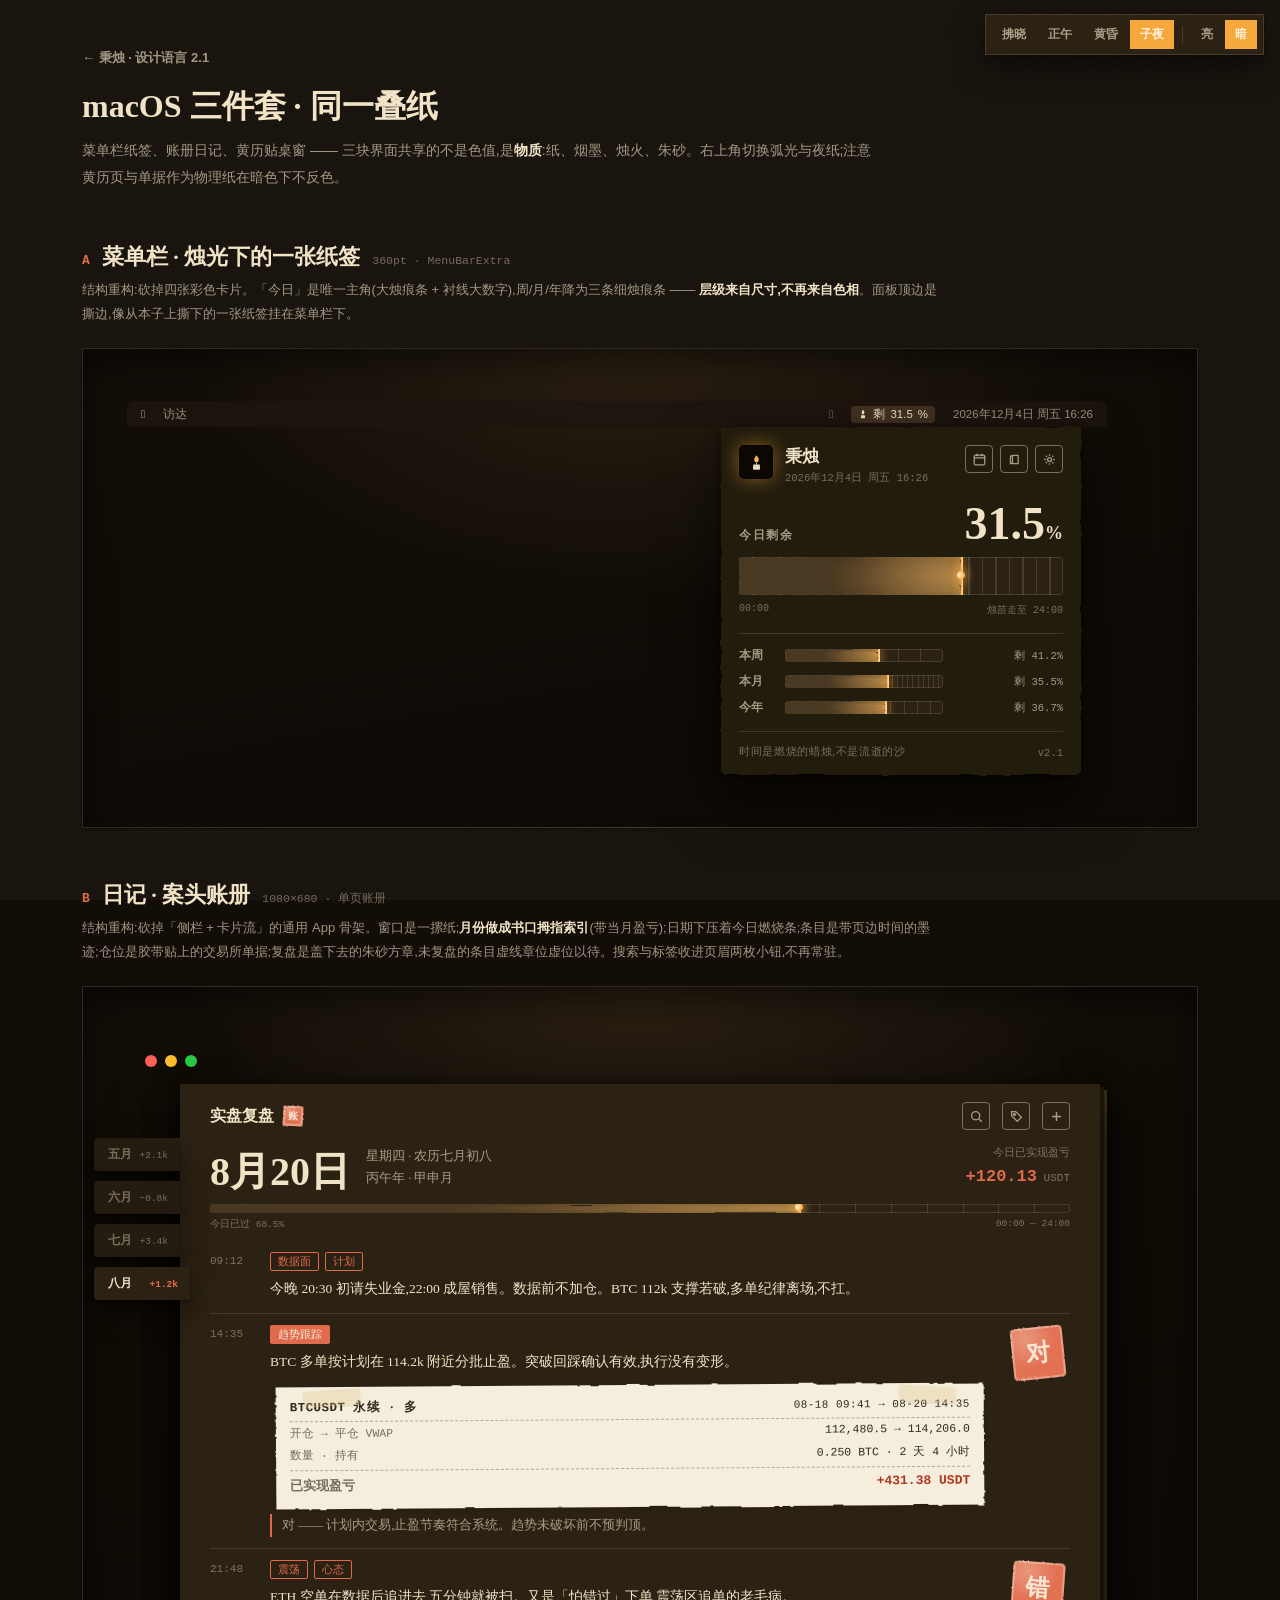
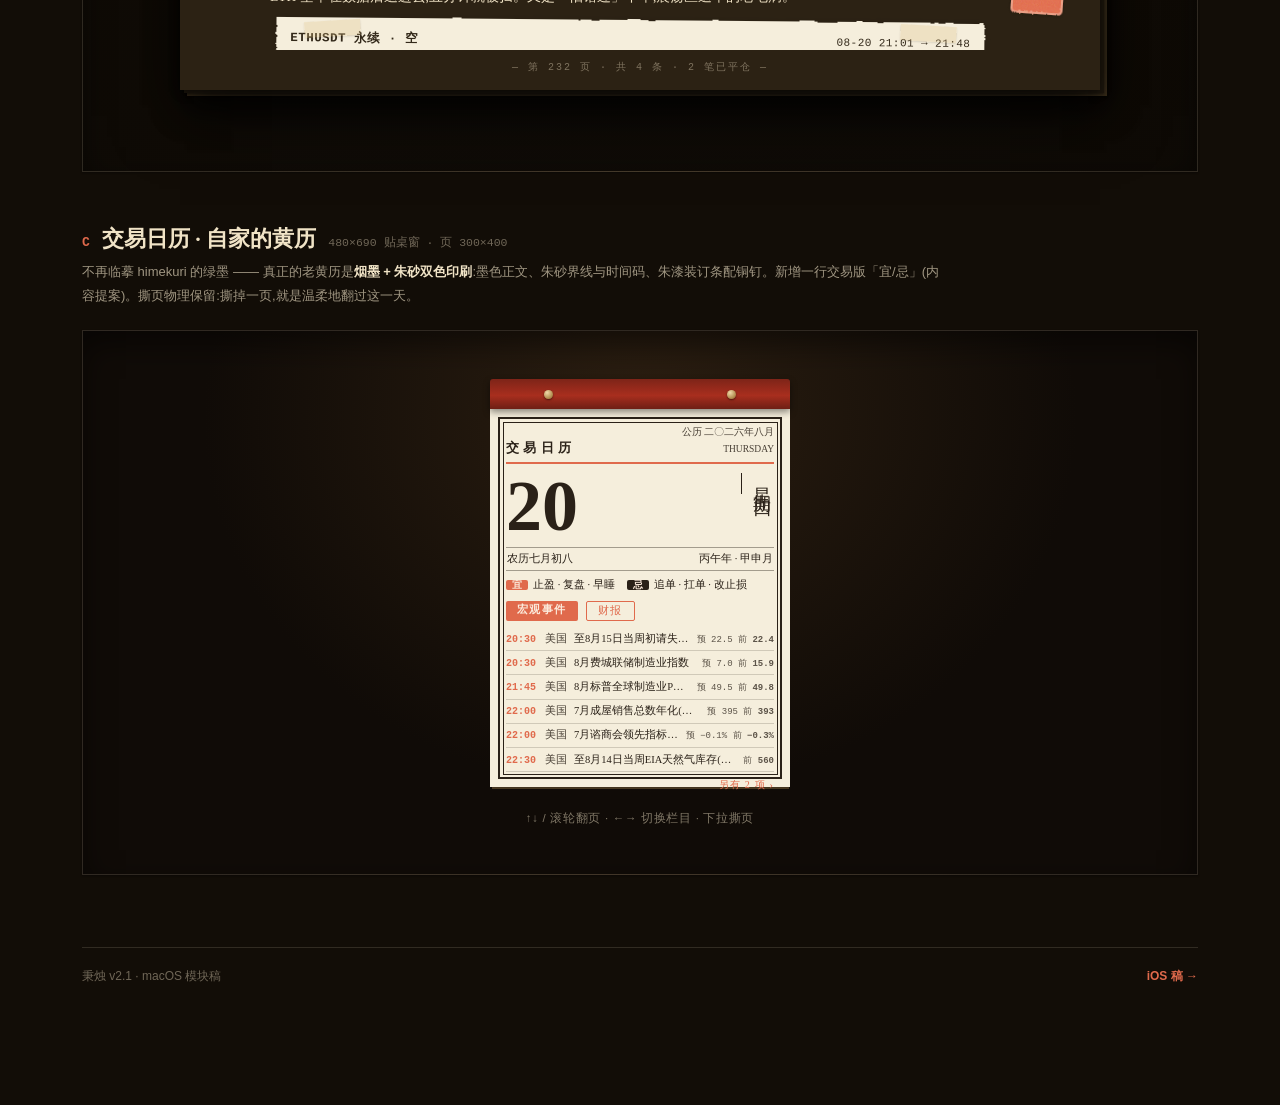
<file: designs/wick-design-language/v2-macos.html>
<!DOCTYPE html>
<html lang="zh" data-scheme="light" data-phase="day">
<head>
<meta charset="UTF-8">
<meta name="viewport" content="width=device-width, initial-scale=1">
<title>macOS 模块稿 · 秉烛 v2.1</title>
<link rel="stylesheet" href="tokens-v2.css">
<style>
  * { margin: 0; padding: 0; box-sizing: border-box; }
  body { font-family: var(--f-ui); color: var(--ink-1); background: var(--desk); min-height: 100vh; text-wrap: pretty; }
  .grain-layer { position: fixed; inset: 0; pointer-events: none; opacity: var(--grain-opacity); }
  .page { position: relative; z-index: 1; max-width: 1180px; margin: 0 auto; padding: 48px 32px 120px; }

  .theme-bar { position: fixed; top: 14px; right: 16px; z-index: 50; display: flex; gap: 8px; align-items: center;
    padding: 5px 6px; background: var(--paper-hi); border: 1px solid var(--rule); box-shadow: var(--sh-page); }
  .theme-bar .grp { display: flex; gap: 2px; }
  .theme-bar button { font-family: var(--f-ui); font-size: 12px; font-weight: 600; color: var(--ink-2); background: transparent; border: none; cursor: pointer; padding: 6px 10px; transition: all 0.18s ease; }
  .theme-bar button:hover { color: var(--ink-1); }
  .theme-bar button.is-on { background: var(--ember); color: #FFF3E0; }
  .theme-bar .sep { width: 1px; height: 18px; background: var(--rule); }

  .back { color: var(--ink-2); text-decoration: none; font-size: 13px; font-weight: 600; }
  .back:hover { color: var(--ember); }
  .page-head { margin: 18px 0 8px; }
  .page-head h1 { font-family: var(--f-print); font-size: 32px; font-weight: 900; }
  .page-head p { margin-top: 8px; color: var(--ink-2); font-size: 14px; line-height: 1.9; max-width: 800px; }
  .page-head b { color: var(--ink-1); }

  .surface { margin-top: 52px; }
  .surface-head { display: flex; align-items: baseline; gap: 12px; margin-bottom: 6px; }
  .surface-head .no { font-family: var(--f-mono); font-size: 13px; color: var(--cinnabar); font-weight: 700; }
  .surface-head h2 { font-family: var(--f-print); font-size: 22px; font-weight: 900; }
  .surface-head .dim { font-size: 11.5px; color: var(--ink-3); font-family: var(--f-mono); }
  .surface-note { font-size: 13px; color: var(--ink-2); line-height: 1.85; max-width: 860px; margin-bottom: 22px; }
  .surface-note b { color: var(--ink-1); }

  .stage { border: 1px solid var(--rule); box-shadow: var(--sh-page) inset; padding: 52px 44px; display: flex; justify-content: center;
    background:
      radial-gradient(760px 420px at 50% 0%, rgba(255, 190, 110, 0.1), transparent 60%),
      linear-gradient(170deg, var(--desk), color-mix(in srgb, var(--desk) 78%, #000 22%)); }

  /* ==================== A · 菜单栏纸签 ==================== */
  .menubar-zone { width: 100%; max-width: 980px; }
  .fake-menubar { height: 26px; display: flex; align-items: center; justify-content: flex-end; gap: 18px; padding: 0 14px;
    background: rgba(30, 22, 14, 0.86); backdrop-filter: blur(8px); color: #EFE3CB; font-size: 11.5px; border-radius: 8px 8px 0 0; }
  .fake-menubar .mb-item { display: flex; align-items: center; gap: 5px; font-variant-numeric: tabular-nums; opacity: 0.85; }
  .fake-menubar .mb-item.active { background: rgba(255, 200, 130, 0.16); padding: 1px 7px; border-radius: 4px; opacity: 1; }
  .panel-hang { display: flex; justify-content: flex-end; padding-right: 26px; }

  .slip-panel { width: 360px; position: relative; padding: 18px 18px 16px; }
  .slip-panel::before {   /* 纸签剪影:撕边形变只作用于它,内容保持锐利 */
    content: ""; position: absolute; inset: 0;
    background: var(--paper); box-shadow: var(--sh-lift);
    border-radius: 0 0 6px 6px; filter: url(#f-torn-top);
  }
  .slip-panel > * { position: relative; }
  .slip-panel .s-head { display: flex; align-items: flex-start; gap: 12px; }
  .slip-panel .f-mark { width: 34px; height: 34px; border-radius: 5px; background: var(--char-1); display: grid; place-items: center;
    box-shadow: 0 0 18px var(--glow); flex: none; }
  .slip-panel .s-title { font-family: var(--f-print); font-size: 17px; font-weight: 900; }
  .slip-panel .s-date { font-family: var(--f-mono); font-size: 10.5px; color: var(--ink-3); margin-top: 3px; }
  .slip-panel .s-actions { margin-left: auto; display: flex; gap: 7px; }
  .slip-panel .hero { margin-top: 16px; }
  .slip-panel .hero-row { display: flex; align-items: baseline; justify-content: space-between; margin-bottom: 10px; }
  .slip-panel .hero-row .lbl { font-size: 12px; font-weight: 700; letter-spacing: 0.14em; color: var(--ink-2); }
  .slip-panel .hero-row .pct { font-family: var(--f-disp); font-size: 46px; font-weight: 900; font-variant-numeric: tabular-nums; line-height: 1; }
  .slip-panel .hero-row .pct small { font-size: 18px; }
  .slip-panel .hero .burnstrip { height: 38px; }
  .slip-panel .hero .ends { display: flex; justify-content: space-between; margin-top: 8px; font-family: var(--f-mono); font-size: 10px; color: var(--ink-3); }
  .slip-panel .minis { margin-top: 16px; padding-top: 14px; border-top: 1px solid var(--rule); display: flex; flex-direction: column; gap: 11px; }
  .slip-panel .minis .row { display: flex; align-items: center; gap: 12px; }
  .slip-panel .minis .lbl { width: 34px; font-size: 11.5px; font-weight: 700; color: var(--ink-2); flex: none; }
  .slip-panel .minis .burnstrip { height: 13px; flex: 1; }
  .slip-panel .minis .val { width: 108px; text-align: right; font-family: var(--f-mono); font-size: 10.5px; color: var(--ink-2); flex: none; }
  .slip-panel .s-foot { margin-top: 16px; padding-top: 12px; border-top: 1px solid var(--rule); display: flex; justify-content: space-between; align-items: center; }
  .slip-panel .motto { font-family: var(--f-print); font-size: 11px; color: var(--ink-3); letter-spacing: 0.06em; }

  /* ==================== B · 账册日记 ==================== */
  .ledger { width: 1080px; max-width: 100%; height: 680px; position: relative; display: grid; place-items: center; }
  .tl { position: absolute; top: 16px; left: 18px; display: flex; gap: 8px; z-index: 6; }
  .tl i { width: 12px; height: 12px; border-radius: 50%; display: block; }
  .tl i:nth-child(1) { background: #FF5F57; } .tl i:nth-child(2) { background: #FEBC2E; } .tl i:nth-child(3) { background: #28C840; }

  .book { position: relative; width: 920px; height: 606px; margin-top: 16px; }
  .book .stack-2 { position: absolute; inset: 6px -7px -6px 7px; background: var(--paper-edge); box-shadow: var(--sh-page); }
  .book .stack-1 { position: absolute; inset: 3px -3.5px -3px 3.5px; background: var(--paper); box-shadow: var(--sh-page); }
  .book .top-page { position: absolute; inset: 0; background: var(--paper-hi); box-shadow: var(--sh-lift); display: flex; flex-direction: column; }

  /* 书口拇指索引 */
  .thumbs { position: absolute; left: -86px; top: 54px; display: flex; flex-direction: column; gap: 10px; z-index: 5; }
  .thumb-tab { width: 86px; padding: 8px 12px 8px 14px; background: var(--paper); box-shadow: var(--sh-page);
    border-radius: 4px 0 0 4px; font-size: 12px; font-weight: 700; color: var(--ink-3); display: flex; justify-content: space-between;
    align-items: baseline; cursor: pointer; transition: all 0.18s ease; }
  .thumb-tab small { font-family: var(--f-mono); font-size: 9.5px; font-weight: 400; }
  .thumb-tab:hover { color: var(--ink-1); }
  .thumb-tab.on { background: var(--paper-hi); color: var(--ink-1); width: 96px; }
  .thumb-tab.on small { color: var(--cinnabar); font-weight: 700; }

  .pg-head { display: flex; align-items: center; gap: 12px; padding: 18px 30px 0; }
  .pg-head .book-name { font-family: var(--f-print); font-size: 16px; font-weight: 900; display: flex; align-items: center; gap: 9px; }
  .pg-head .spacer { flex: 1; }
  .pg-date { display: flex; align-items: flex-end; gap: 16px; padding: 14px 30px 0; }
  .pg-date .d { font-family: var(--f-disp); font-size: 40px; font-weight: 900; line-height: 1; }
  .pg-date .meta { font-family: var(--f-print); font-size: 12.5px; color: var(--ink-2); line-height: 1.7; padding-bottom: 3px; }
  .pg-date .pnl { margin-left: auto; text-align: right; font-family: var(--f-mono); font-size: 11px; color: var(--ink-3); line-height: 1.7; }
  .pg-date .pnl b { font-size: 17px; color: var(--cinnabar); font-weight: 700; }
  .pg-burn { padding: 12px 30px 0; }
  .pg-burn .burnstrip { height: 9px; }
  .pg-burn .burn-sub { display: flex; justify-content: space-between; font-family: var(--f-mono); font-size: 9.5px; color: var(--ink-3); margin-top: 5px; }

  .entries { flex: 1; overflow: hidden; padding: 10px 30px 0; display: flex; flex-direction: column; }
  .entry { display: flex; gap: 16px; padding: 11px 0; border-bottom: 1px solid var(--rule); position: relative; }
  .entry:last-child { border-bottom: none; }
  .entry .e-time { width: 44px; flex: none; font-family: var(--f-mono); font-size: 11px; color: var(--ink-3); padding-top: 3px; }
  .entry .e-body { flex: 1; min-width: 0; }
  .entry .e-tags { display: flex; gap: 6px; margin-bottom: 6px; }
  .entry p { font-family: var(--f-print); font-size: 13.5px; line-height: 1.85; color: var(--ink-1); }
  .entry .e-note { margin-top: 8px; font-family: var(--f-print); font-size: 12.5px; color: var(--ink-2); line-height: 1.8;
    border-left: 2px solid var(--cinnabar); padding-left: 10px; }
  .entry .e-chop { flex: none; width: 64px; display: flex; align-items: flex-start; justify-content: center; padding-top: 2px; }
  .chop-cta { width: 46px; height: 46px; border: 1.5px dashed var(--cinnabar); border-radius: 4px; background: transparent; cursor: pointer;
    color: var(--cinnabar); font-family: var(--f-print); font-size: 13px; opacity: 0.75; transition: all 0.18s ease; }
  .chop-cta:hover { opacity: 1; background: var(--cinnabar-soft); }
  .pg-foot { padding: 10px 30px 16px; text-align: center; font-family: var(--f-mono); font-size: 10px; color: var(--ink-3); letter-spacing: 0.2em; }

  /* ==================== C · 黄历重设计 ==================== */
  .cal-stage { border: 1px solid var(--rule); box-shadow: var(--sh-page) inset; padding: 48px; display: flex; justify-content: center;
    background: radial-gradient(560px 480px at 50% 16%, color-mix(in srgb, var(--wall) 70%, #6B4A26 30%), var(--wall) 78%); }
  .cal-wrap { width: 480px; }
  .pad2 { position: relative; width: 300px; margin: 0 auto; }
  .pad2-rail { height: 30px; background: linear-gradient(180deg, #7E2418, #A82E1E 55%, #6E1F14); border-radius: 3px 3px 0 0; position: relative; z-index: 3;
    box-shadow: 0 3px 7px rgba(0,0,0,0.45); }
  .pad2-rail::before, .pad2-rail::after { content: ""; position: absolute; top: 11px; width: 9px; height: 9px; border-radius: 50%;
    background: radial-gradient(circle at 35% 30%, #F0D9A8, #B08D4F 65%, #7A5E2E); box-shadow: 0 1px 2px rgba(0,0,0,0.5); }
  .pad2-rail::before { left: 54px; } .pad2-rail::after { right: 54px; }
  .pad2-back { height: 380px; background: var(--paper-edge); margin: 0 1.5px; }
  .pad2-page { position: absolute; left: 0; right: 0; top: 30px; height: 378px; background: var(--receipt);
    box-shadow: 0 1px 0 rgba(0,0,0,0.08); color: #2A2118; }
  .pad2-frame { position: absolute; inset: 8px; border: 2px solid #2A2118; pointer-events: none; }
  .pad2-frame::before { content: ""; position: absolute; inset: 2.5px; border: 0.75px solid #2A2118; }
  .pad2-content { position: absolute; inset: 15px 16px 10px; display: flex; flex-direction: column; }
  .a-mast { display: flex; justify-content: space-between; align-items: flex-end; border-bottom: 2px solid var(--cinnabar); padding-bottom: 5px; }
  .a-mast .t { font-family: var(--f-print); font-weight: 900; font-size: 13px; letter-spacing: 0.34em; }
  .a-mast .g { font-family: var(--f-print); font-size: 9.5px; text-align: right; line-height: 1.7; opacity: 0.85; }
  .a-hero { display: flex; align-items: stretch; margin-top: 9px; }
  .a-day { font-family: var(--f-disp); font-weight: 900; font-size: 72px; line-height: 0.92; flex: 1; }
  .a-side { display: flex; flex-direction: column; justify-content: space-between; align-items: flex-end; }
  .a-week { writing-mode: vertical-rl; font-family: var(--f-print); font-size: 18px; letter-spacing: 0.4em;
    border-left: 0.75px solid #2A2118; padding-left: 8px; }
  .a-lunar { margin-top: 8px; display: flex; justify-content: space-between; font-family: var(--f-print); font-size: 10.5px;
    border-top: 0.75px solid rgba(42,33,24,0.4); border-bottom: 0.75px solid rgba(42,33,24,0.4); padding: 4px 1px; }
  .a-yiji { display: flex; gap: 12px; margin-top: 7px; font-family: var(--f-print); font-size: 10.5px; }
  .a-yiji b { color: #FBEADB; background: var(--cinnabar); padding: 0 6px; border-radius: 2px; font-size: 9.5px; margin-right: 5px; }
  .a-yiji .ji b { background: #2A2118; }
  .a-tabs { display: flex; gap: 8px; margin-top: 9px; }
  .a-tab { font-family: var(--f-print); font-size: 10.5px; letter-spacing: 0.14em; padding: 2px 11px; border-radius: 2px; }
  .a-tab.on { background: var(--cinnabar); color: #FBEADB; font-weight: 700; }
  .a-tab.off { border: 1px solid var(--cinnabar); color: var(--cinnabar); }
  .a-rows { margin-top: 6px; flex: 1; }
  .a-row { display: flex; align-items: baseline; gap: 7px; padding: 4.6px 0; border-bottom: 0.75px solid rgba(42,33,24,0.18); font-size: 10.5px; }
  .a-row .t { font-family: var(--f-mono); font-weight: 700; color: var(--cinnabar); width: 32px; flex: none; font-size: 10px; }
  .a-row .c { font-family: var(--f-print); flex: none; width: 22px; opacity: 0.85; }
  .a-row .ttl { font-family: var(--f-print); flex: 1; white-space: nowrap; overflow: hidden; text-overflow: ellipsis; }
  .a-row .v { font-family: var(--f-mono); font-size: 9px; opacity: 0.75; flex: none; }
  .a-row .v b { opacity: 1; font-weight: 700; }
  .a-more { margin-top: auto; padding-top: 6px; text-align: right; font-family: var(--f-print); font-size: 10px; color: var(--cinnabar); letter-spacing: 0.12em; }
  .cal-cap { margin-top: 22px; text-align: center; color: rgba(240, 227, 198, 0.5); font-size: 11.5px; letter-spacing: 0.06em; }

  footer { margin-top: 72px; padding-top: 20px; border-top: 1px solid var(--rule); font-size: 12px; color: var(--ink-3); display: flex; justify-content: space-between; }
  footer a { color: var(--cinnabar); text-decoration: none; font-weight: 700; }
</style>
</head>
<body>
<div class="grain-layer grain"></div>

<svg width="0" height="0" style="position: absolute;" aria-hidden="true">
  <filter id="f-char" x="-5%" y="-30%" width="110%" height="160%">
    <feTurbulence type="fractalNoise" baseFrequency="0.012 0.35" numOctaves="3" seed="7" result="n"/>
    <feDisplacementMap in="SourceGraphic" in2="n" scale="7" xChannelSelector="R" yChannelSelector="G"/>
  </filter>
  <filter id="f-torn" x="-5%" y="-12%" width="110%" height="124%">
    <feTurbulence type="fractalNoise" baseFrequency="0.035 0.28" numOctaves="3" seed="11" result="n"/>
    <feDisplacementMap in="SourceGraphic" in2="n" scale="3.2" xChannelSelector="R" yChannelSelector="G"/>
  </filter>
  <filter id="f-seal" x="-8%" y="-8%" width="116%" height="116%">
    <feTurbulence type="fractalNoise" baseFrequency="0.55" numOctaves="2" seed="9" result="n"/>
    <feDisplacementMap in="SourceGraphic" in2="n" scale="2.4"/>
  </filter>
  <filter id="f-torn-top" x="-5%" y="-30%" width="110%" height="130%">
    <feTurbulence type="fractalNoise" baseFrequency="0.05 0.09" numOctaves="2" seed="4" result="n"/>
    <feDisplacementMap in="SourceGraphic" in2="n" scale="3.5"/>
  </filter>
</svg>

<div class="theme-bar">
  <div class="grp">
    <button data-set-phase="dawn">拂晓</button>
    <button data-set-phase="day">正午</button>
    <button data-set-phase="dusk">黄昏</button>
    <button data-set-phase="night">子夜</button>
  </div>
  <div class="sep"></div>
  <div class="grp">
    <button data-set-scheme="light">亮</button>
    <button data-set-scheme="dark">暗</button>
  </div>
</div>

<div class="page">
  <a class="back" href="v2.html">← 秉烛 · 设计语言 2.1</a>
  <div class="page-head">
    <h1>macOS 三件套 · 同一叠纸</h1>
    <p>菜单栏纸签、账册日记、黄历贴桌窗 —— 三块界面共享的不是色值,是<b>物质</b>:纸、烟墨、烛火、朱砂。右上角切换弧光与夜纸;注意黄历页与单据作为物理纸在暗色下不反色。</p>
  </div>

  <!-- ============ A 菜单栏纸签 ============ -->
  <div class="surface" data-screen-label="菜单栏纸签">
    <div class="surface-head"><span class="no">A</span><h2>菜单栏 · 烛光下的一张纸签</h2><span class="dim">360pt · MenuBarExtra</span></div>
    <p class="surface-note">结构重构:砍掉四张彩色卡片。「今日」是唯一主角(大烛痕条 + 衬线大数字),周/月/年降为三条细烛痕条 —— <b>层级来自尺寸,不再来自色相</b>。面板顶边是撕边,像从本子上撕下的一张纸签挂在菜单栏下。</p>
    <div class="stage" style="display: block;">
      <div class="menubar-zone">
        <div class="fake-menubar">
          <span class="mb-item"></span>
          <span class="mb-item" style="opacity:0.6;">访达</span>
          <span style="flex:1;"></span>
          <span class="mb-item" style="opacity:0.6;">􀊫</span>
          <span class="mb-item active">
            <svg width="10" height="10" viewBox="0 0 18 18" fill="currentColor"><path d="M9 1.4 C7.6 3.1 6.6 4.6 6.6 6.1 C6.6 7.8 7.7 9 9 9 C10.3 9 11.4 7.8 11.4 6.1 C11.4 4.6 10.4 3.1 9 1.4 Z"/><rect x="8.5" y="9.2" width="1" height="2"/><path d="M5.6 11.2 L12.4 11.2 L12.8 15.6 Q12.85 16.6 11.6 16.6 L6.4 16.6 Q5.15 16.6 5.2 15.6 Z"/></svg>
            剩 <span data-burn-day-label>63.4</span>%
          </span>
          <span class="mb-item" style="opacity:0.6;" data-clock>8月20日 周四 22:57</span>
        </div>
        <div class="panel-hang">
          <div class="slip-panel">
            <div class="s-head">
              <div class="f-mark">
                <svg width="17" height="17" viewBox="0 0 18 18" fill="none">
                  <path d="M9 1.4 C7.6 3.1 6.6 4.6 6.6 6.1 C6.6 7.8 7.7 9 9 9 C10.3 9 11.4 7.8 11.4 6.1 C11.4 4.6 10.4 3.1 9 1.4 Z" fill="#F7B261"/>
                  <rect x="8.5" y="9.2" width="1" height="2" fill="#C9B795"/>
                  <path d="M5.6 11.2 L12.4 11.2 L12.8 15.6 Q12.85 16.6 11.6 16.6 L6.4 16.6 Q5.15 16.6 5.2 15.6 Z" fill="#E8DCC0"/>
                </svg>
              </div>
              <div>
                <div class="s-title">秉烛</div>
                <div class="s-date" data-clock>2026-08-20 THU 22:57</div>
              </div>
              <div class="s-actions">
                <button class="inkbtn" title="交易日历"><svg viewBox="0 0 16 16" fill="none" stroke="currentColor" stroke-width="1.6"><rect x="1.5" y="2.5" width="13" height="12" rx="2"/><path d="M1.5 6h13M5 1v3M11 1v3"/></svg></button>
                <button class="inkbtn" title="日记"><svg viewBox="0 0 16 16" fill="none" stroke="currentColor" stroke-width="1.6"><path d="M3 13V5.5A2.5 2.5 0 0 1 5.5 3h7v10h-7A2.5 2.5 0 0 0 3 13ZM5.5 13V3"/></svg></button>
                <button class="inkbtn" title="设置"><svg viewBox="0 0 16 16" fill="none" stroke="currentColor" stroke-width="1.6"><circle cx="8" cy="8" r="2.4"/><path d="M8 1.5v2M8 12.5v2M1.5 8h2M12.5 8h2M3.4 3.4l1.4 1.4M11.2 11.2l1.4 1.4M12.6 3.4l-1.4 1.4M4.8 11.2l-1.4 1.4"/></svg></button>
              </div>
            </div>
            <div class="hero">
              <div class="hero-row">
                <span class="lbl">今日剩余</span>
                <span class="pct"><span data-burn-day-label>63.4</span><small>%</small></span>
              </div>
              <div class="burnstrip" data-burn-day style="--p: 36.6%;">
                <div class="char"></div>
                <div class="emberline"></div>
                <div class="flame"></div>
              </div>
              <div class="ends"><span>00:00</span><span>烛苗走至 24:00</span></div>
            </div>
            <div class="minis">
              <div class="row"><span class="lbl">本周</span><div class="burnstrip" style="--p: 58.8%; --ticks: 7;"><div class="char"></div><div class="emberline"></div></div><span class="val">剩 41.2%</span></div>
              <div class="row"><span class="lbl">本月</span><div class="burnstrip" style="--p: 64.5%; --ticks: 31;"><div class="char"></div><div class="emberline"></div></div><span class="val">剩 35.5%</span></div>
              <div class="row"><span class="lbl">今年</span><div class="burnstrip" style="--p: 63.3%; --ticks: 12;"><div class="char"></div><div class="emberline"></div></div><span class="val">剩 36.7%</span></div>
            </div>
            <div class="s-foot">
              <span class="motto">时间是燃烧的蜡烛,不是流逝的沙</span>
              <span class="s-date">v2.1</span>
            </div>
          </div>
        </div>
      </div>
    </div>
  </div>

  <!-- ============ B 账册日记 ============ -->
  <div class="surface" data-screen-label="账册日记">
    <div class="surface-head"><span class="no">B</span><h2>日记 · 案头账册</h2><span class="dim">1080×680 · 单页账册</span></div>
    <p class="surface-note">结构重构:砍掉「侧栏 + 卡片流」的通用 App 骨架。窗口是一摞纸;<b>月份做成书口拇指索引</b>(带当月盈亏);日期下压着今日燃烧条;条目是带页边时间的墨迹;仓位是胶带贴上的交易所单据;复盘是盖下去的朱砂方章,未复盘的条目虚线章位虚位以待。搜索与标签收进页眉两枚小钮,不再常驻。</p>
    <div class="stage">
      <div class="ledger">
        <div class="tl"><i></i><i></i><i></i></div>
        <div class="book">
          <div class="thumbs">
            <div class="thumb-tab"><span>五月</span><small>+2.1k</small></div>
            <div class="thumb-tab"><span>六月</span><small>−0.8k</small></div>
            <div class="thumb-tab"><span>七月</span><small>+3.4k</small></div>
            <div class="thumb-tab on"><span>八月</span><small>+1.2k</small></div>
          </div>
          <div class="stack-2"></div>
          <div class="stack-1"></div>
          <div class="top-page">
            <div class="pg-head">
              <div class="book-name">实盘复盘 <span class="chop" style="width: 20px; height: 20px; font-size: 10px; transform: rotate(3deg);"><span>账</span></span></div>
              <div class="spacer"></div>
              <button class="inkbtn" title="搜索"><svg viewBox="0 0 16 16" fill="none" stroke="currentColor" stroke-width="1.6"><circle cx="7" cy="7" r="5"/><path d="M11 11l3.5 3.5"/></svg></button>
              <button class="inkbtn" title="标签"><svg viewBox="0 0 16 16" fill="none" stroke="currentColor" stroke-width="1.6"><path d="M2 2h5l7 7-5 5-7-7V2z"/><circle cx="5.5" cy="5.5" r="1.2"/></svg></button>
              <button class="inkbtn" title="新建条目"><svg viewBox="0 0 16 16" fill="none" stroke="currentColor" stroke-width="1.8"><path d="M8 2.5v11M2.5 8h11"/></svg></button>
            </div>
            <div class="pg-date">
              <div class="d">8月20日</div>
              <div class="meta">星期四 · 农历七月初八<br>丙午年 · 甲申月</div>
              <div class="pnl">今日已实现盈亏<br><b>+120.13</b> USDT</div>
            </div>
            <div class="pg-burn">
              <div class="burnstrip" data-burn-day style="--p: 61%;"><div class="char"></div><div class="emberline"></div><div class="flame"></div></div>
              <div class="burn-sub"><span>今日已过 <span data-burn-pct>61</span>%</span><span>00:00 — 24:00</span></div>
            </div>
            <div class="entries">
              <div class="entry">
                <div class="e-time">09:12</div>
                <div class="e-body">
                  <div class="e-tags"><span class="ptag">数据面</span><span class="ptag">计划</span></div>
                  <p>今晚 20:30 初请失业金,22:00 成屋销售。数据前不加仓。BTC 112k 支撑若破,多单纪律离场,不扛。</p>
                </div>
                <div class="e-chop"></div>
              </div>
              <div class="entry">
                <div class="e-time">14:35</div>
                <div class="e-body">
                  <div class="e-tags"><span class="ptag on">趋势跟踪</span></div>
                  <p>BTC 多单按计划在 114.2k 附近分批止盈。突破回踩确认有效,执行没有变形。</p>
                  <div class="receipt">
                    <div class="r-head"><b>BTCUSDT 永续 · 多</b><span>08-18 09:41 → 08-20 14:35</span></div>
                    <div class="r-row"><span>开仓 → 平仓 VWAP</span><span>112,480.5 → 114,206.0</span></div>
                    <div class="r-row"><span>数量 · 持有</span><span>0.250 BTC · 2 天 4 小时</span></div>
                    <div class="r-row r-total"><span>已实现盈亏</span><span class="up">+431.38 USDT</span></div>
                  </div>
                  <div class="e-note">对 —— 计划内交易,止盈节奏符合系统。趋势未破坏前不预判顶。</div>
                </div>
                <div class="e-chop"><span class="chop" style="width: 52px; height: 52px; font-size: 24px;"><span>对</span></span></div>
              </div>
              <div class="entry">
                <div class="e-time">21:48</div>
                <div class="e-body">
                  <div class="e-tags"><span class="ptag">震荡</span><span class="ptag">心态</span></div>
                  <p>ETH 空单在数据后追进去,五分钟就被扫。又是「怕错过」下单,震荡区追单的老毛病。</p>
                  <div class="receipt" style="transform: rotate(0.5deg);">
                    <div class="r-head"><b>ETHUSDT 永续 · 空</b><span>08-20 21:01 → 21:48</span></div>
                    <div class="r-row"><span>开仓 → 平仓 VWAP</span><span>4,218.40 → 4,322.15</span></div>
                    <div class="r-row"><span>数量 · 持有</span><span>3.00 ETH · 47 分钟</span></div>
                    <div class="r-row r-total"><span>已实现盈亏</span><span class="down">−311.25 USDT</span></div>
                  </div>
                  <div class="e-note">错 —— 违反「数据后 30 分钟不开仓」。罚:明天只能挂单,不能市价追。</div>
                </div>
                <div class="e-chop"><span class="chop" style="width: 52px; height: 52px; font-size: 24px; transform: rotate(4deg);"><span>错</span></span></div>
              </div>
              <div class="entry">
                <div class="e-time">23:05</div>
                <div class="e-body">
                  <div class="e-tags"><span class="ptag">复盘</span></div>
                  <p>今日净 +120.1。对的单子赚 431,错的单子亏 311 —— 一笔情绪化交易吃掉大半利润。</p>
                </div>
                <div class="e-chop"><button class="chop-cta">复盘</button></div>
              </div>
            </div>
            <div class="pg-foot">— 第 232 页 · 共 4 条 · 2 笔已平仓 —</div>
          </div>
        </div>
      </div>
    </div>
  </div>

  <!-- ============ C 黄历重设计 ============ -->
  <div class="surface" data-screen-label="黄历重设计">
    <div class="surface-head"><span class="no">C</span><h2>交易日历 · 自家的黄历</h2><span class="dim">480×690 贴桌窗 · 页 300×400</span></div>
    <p class="surface-note">不再临摹 himekuri 的绿墨 —— 真正的老黄历是<b>烟墨 + 朱砂双色印刷</b>:墨色正文、朱砂界线与时间码、朱漆装订条配铜钉。新增一行交易版「宜/忌」(内容提案)。撕页物理保留:撕掉一页,就是温柔地翻过这一天。</p>
    <div class="cal-stage">
      <div class="cal-wrap">
        <div class="pad2">
          <div class="pad2-rail"></div>
          <div class="pad2-back"></div>
          <div class="pad2-page">
            <div class="pad2-frame"></div>
            <div class="pad2-content">
              <div class="a-mast">
                <div class="t">交易日历</div>
                <div class="g">公历 二〇二六年八月<br>THURSDAY</div>
              </div>
              <div class="a-hero">
                <div class="a-day">20</div>
                <div class="a-side"><div class="a-week">星期四</div></div>
              </div>
              <div class="a-lunar"><span>农历七月初八</span><span>丙午年 · 甲申月</span></div>
              <div class="a-yiji"><span><b>宜</b>止盈 · 复盘 · 早睡</span><span class="ji"><b>忌</b>追单 · 扛单 · 改止损</span></div>
              <div class="a-tabs"><span class="a-tab on">宏观事件</span><span class="a-tab off">财报</span></div>
              <div class="a-rows">
                <div class="a-row"><span class="t">20:30</span><span class="c">美国</span><span class="ttl">至8月15日当周初请失业金人数(万人)</span><span class="v">预 22.5 前 <b>22.4</b></span></div>
                <div class="a-row"><span class="t">20:30</span><span class="c">美国</span><span class="ttl">8月费城联储制造业指数</span><span class="v">预 7.0 前 <b>15.9</b></span></div>
                <div class="a-row"><span class="t">21:45</span><span class="c">美国</span><span class="ttl">8月标普全球制造业PMI初值</span><span class="v">预 49.5 前 <b>49.8</b></span></div>
                <div class="a-row"><span class="t">22:00</span><span class="c">美国</span><span class="ttl">7月成屋销售总数年化(万户)</span><span class="v">预 395 前 <b>393</b></span></div>
                <div class="a-row"><span class="t">22:00</span><span class="c">美国</span><span class="ttl">7月谘商会领先指标月率</span><span class="v">预 −0.1% 前 <b>−0.3%</b></span></div>
                <div class="a-row"><span class="t">22:30</span><span class="c">美国</span><span class="ttl">至8月14日当周EIA天然气库存(亿立方英尺)</span><span class="v">前 <b>560</b></span></div>
              </div>
              <div class="a-more">另有 2 项 ›</div>
            </div>
          </div>
        </div>
        <div class="cal-cap">↑↓ / 滚轮翻页 · ←→ 切换栏目 · 下拉撕页</div>
      </div>
    </div>
  </div>

  <footer>
    <span>秉烛 v2.1 · macOS 模块稿</span>
    <a href="v2-ios.html">iOS 稿 →</a>
  </footer>
</div>

<script src="theme.js"></script>
</body>
</html>
</file>
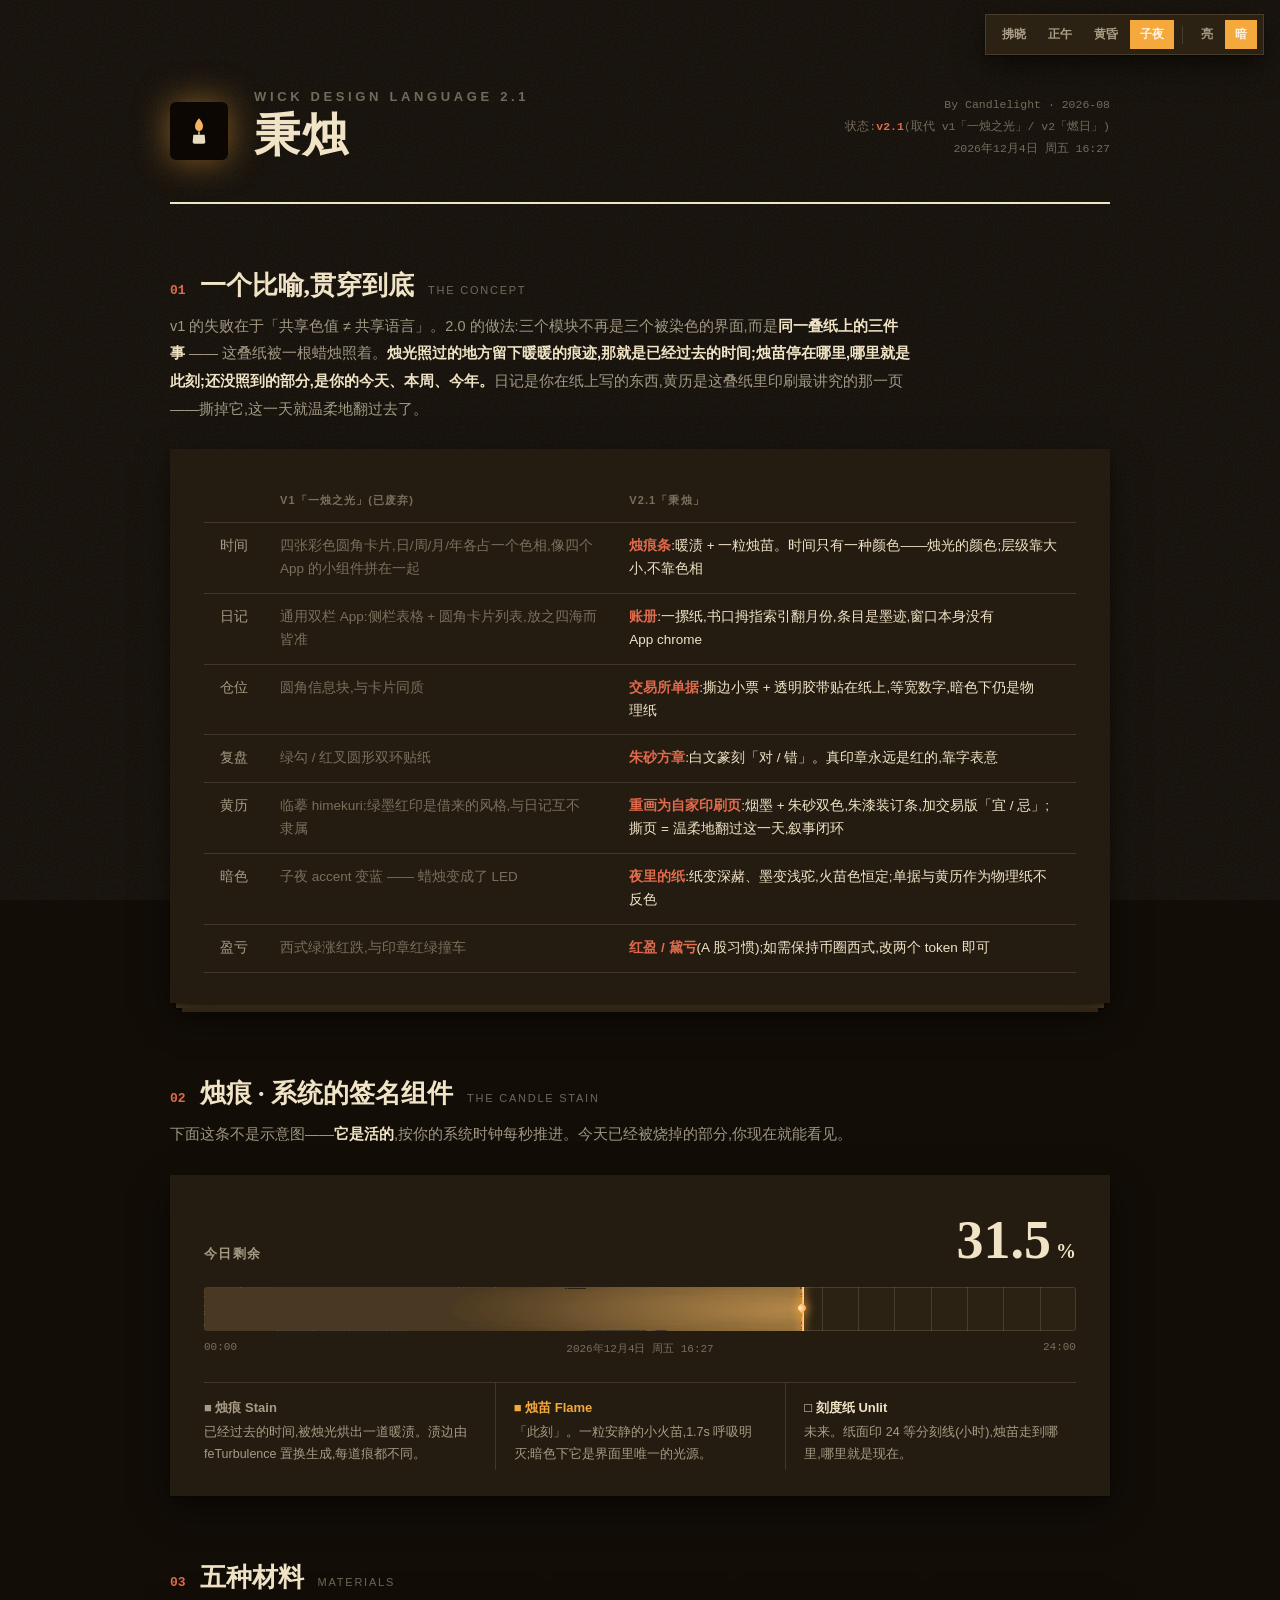
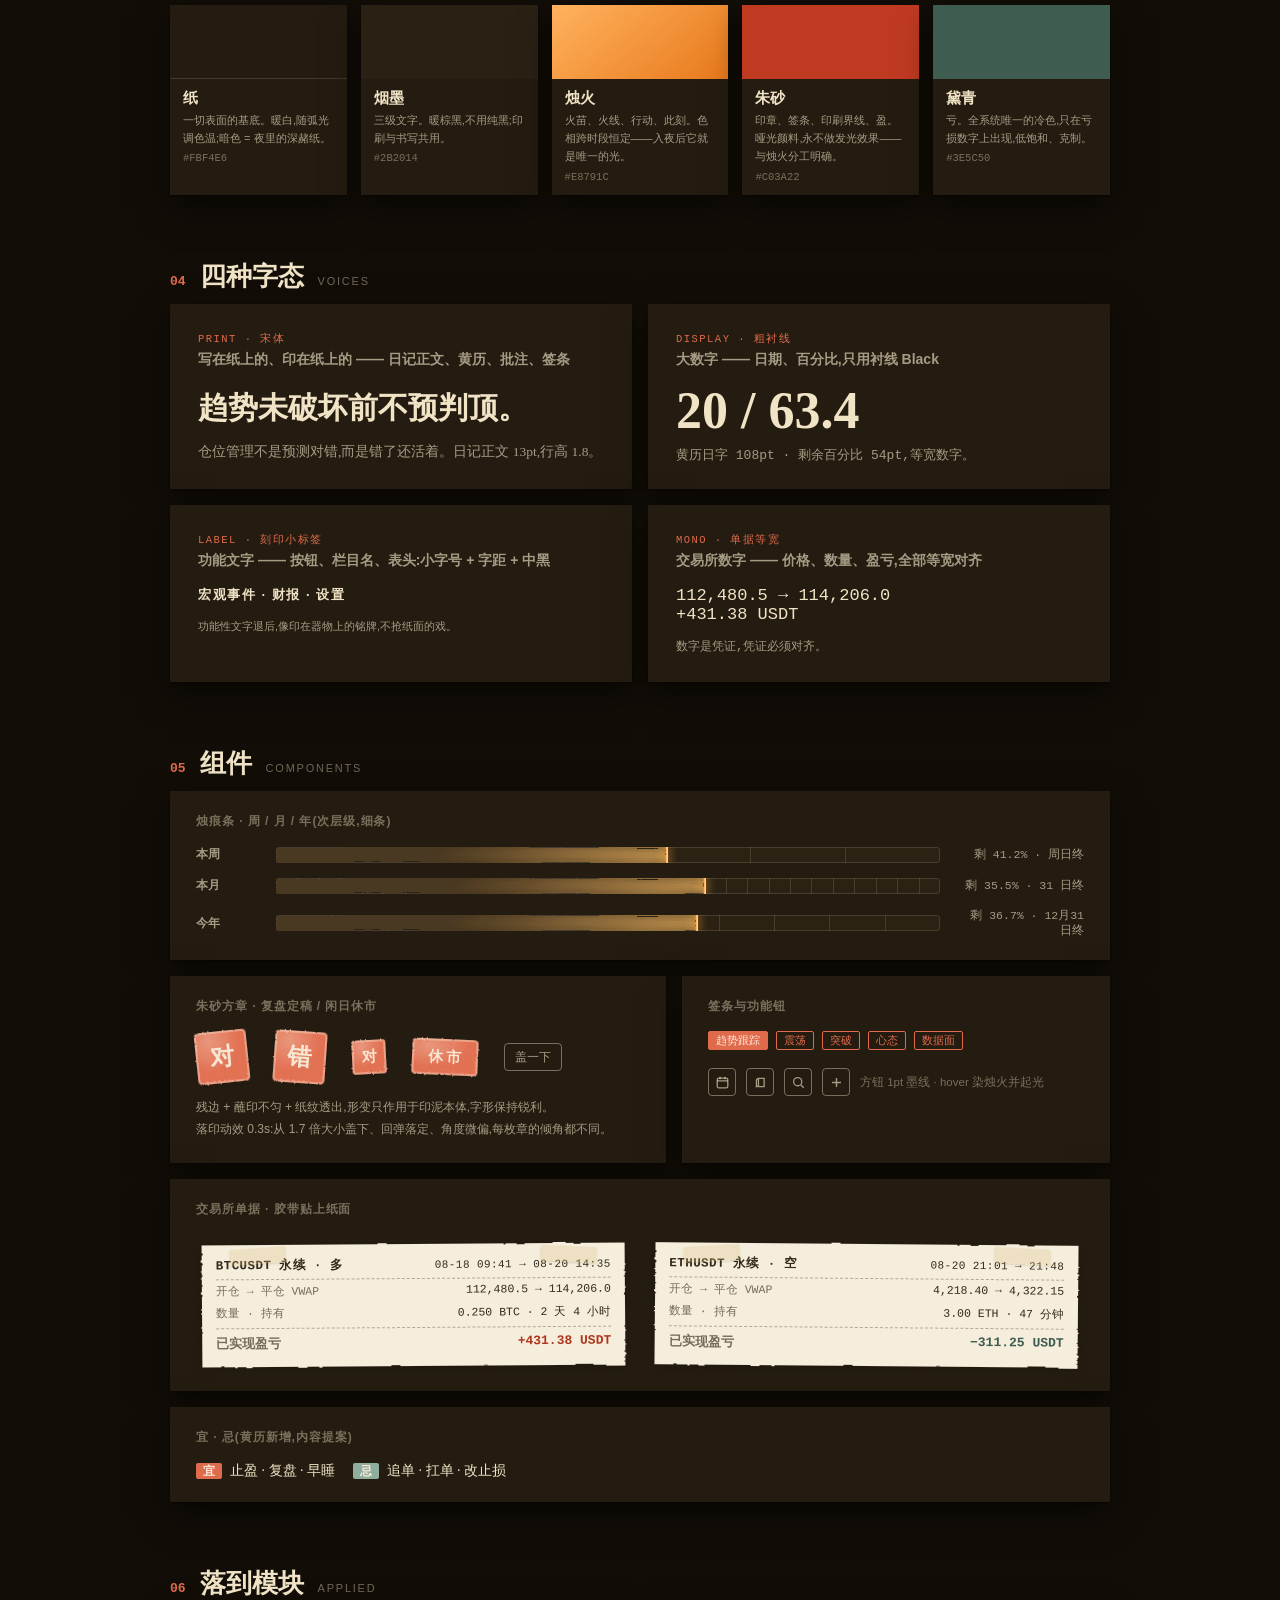
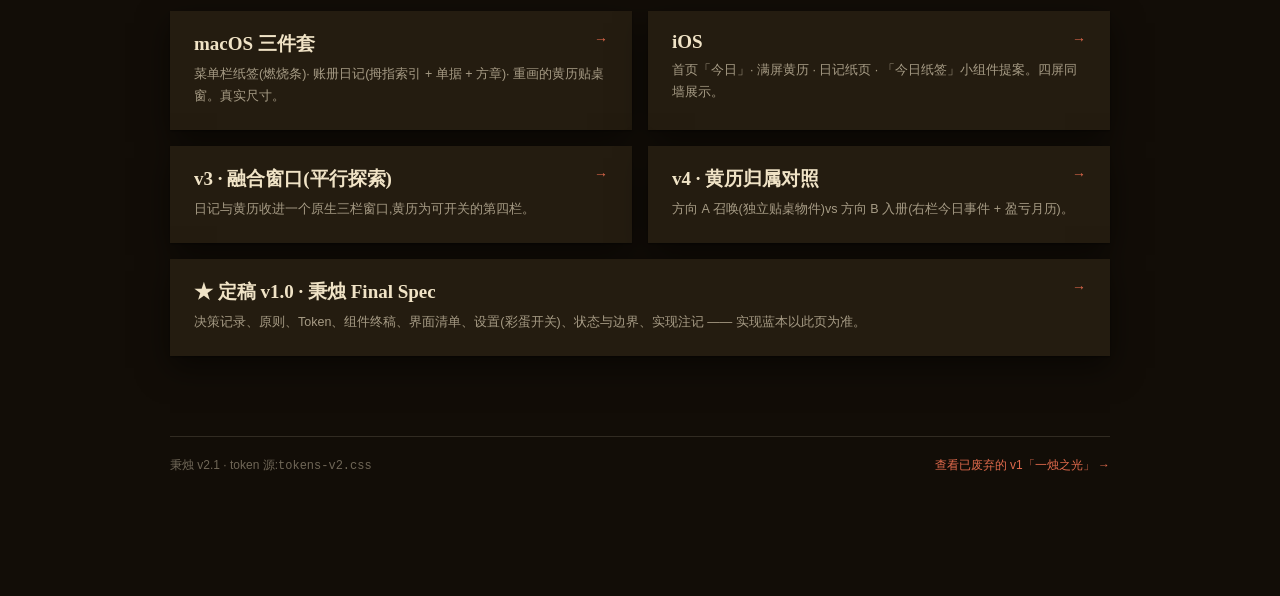
<file: designs/wick-design-language/v2.html>
<!DOCTYPE html>
<html lang="zh" data-scheme="light" data-phase="day">
<head>
<meta charset="UTF-8">
<meta name="viewport" content="width=device-width, initial-scale=1">
<title>秉烛 By Candlelight · Wick 设计语言 2.1</title>
<link rel="stylesheet" href="tokens-v2.css">
<style>
  * { margin: 0; padding: 0; box-sizing: border-box; }
  body { font-family: var(--f-ui); color: var(--ink-1); background: var(--desk); min-height: 100vh; text-wrap: pretty; transition: background 0.4s ease; }
  .grain-layer { position: fixed; inset: 0; pointer-events: none; opacity: var(--grain-opacity); z-index: 0; }
  .page { position: relative; z-index: 1; max-width: 1020px; margin: 0 auto; padding: 60px 40px 120px; }

  .theme-bar { position: fixed; top: 14px; right: 16px; z-index: 50; display: flex; gap: 8px; align-items: center;
    padding: 5px 6px; background: var(--paper-hi); border: 1px solid var(--rule); box-shadow: var(--sh-page); }
  .theme-bar .grp { display: flex; gap: 2px; }
  .theme-bar button { font-family: var(--f-ui); font-size: 12px; font-weight: 600; color: var(--ink-2);
    background: transparent; border: none; cursor: pointer; padding: 6px 10px; transition: all 0.18s ease; }
  .theme-bar button:hover { color: var(--ink-1); }
  .theme-bar button.is-on { background: var(--ember); color: #FFF3E0; }
  .theme-bar .sep { width: 1px; height: 18px; background: var(--rule); }

  /* 刊头 */
  .masthead { padding: 30px 0 42px; border-bottom: 2px solid var(--ink-1); display: flex; align-items: flex-end; gap: 26px; }
  .masthead .flame-mark { width: 58px; height: 58px; display: grid; place-items: center; background: var(--char-1); border-radius: 6px;
    box-shadow: 0 0 34px var(--glow); flex: none; }
  .masthead h1 { font-family: var(--f-print); font-size: 46px; font-weight: 900; letter-spacing: 0.04em; line-height: 1.05; }
  .masthead h1 small { font-family: var(--f-ui); font-size: 13px; font-weight: 600; letter-spacing: 0.28em; color: var(--ink-3); display: block; margin-bottom: 8px; }
  .masthead .meta { margin-left: auto; text-align: right; font-family: var(--f-mono); font-size: 11.5px; color: var(--ink-3); line-height: 1.9; }
  .masthead .meta b { color: var(--cinnabar); }

  section { margin-top: 64px; }
  .sec-head { display: flex; align-items: baseline; gap: 14px; margin-bottom: 10px; }
  .sec-head .no { font-family: var(--f-mono); font-size: 13px; color: var(--cinnabar); font-weight: 700; }
  .sec-head h2 { font-family: var(--f-print); font-size: 26px; font-weight: 900; }
  .sec-head .en { font-size: 11px; letter-spacing: 0.16em; text-transform: uppercase; color: var(--ink-3); }
  .lead { color: var(--ink-2); font-size: 14.5px; line-height: 1.9; max-width: 740px; margin-bottom: 26px; }
  .lead b { color: var(--ink-1); }

  .sheet { background: var(--paper); box-shadow: var(--sh-page); padding: 30px 34px; position: relative; }
  .sheet + .sheet-edge { height: 5px; margin: 0 6px; background: var(--paper-edge); box-shadow: var(--sh-page); }
  .sheet + .sheet-edge + .sheet-edge2 { height: 4px; margin: 0 12px; background: var(--paper-edge); opacity: 0.6; }

  /* 概念对照 */
  .vs { width: 100%; border-collapse: collapse; font-size: 13.5px; }
  .vs th, .vs td { padding: 12px 16px; text-align: left; border-bottom: 1px solid var(--rule); vertical-align: top; line-height: 1.7; }
  .vs th { font-size: 11px; letter-spacing: 0.1em; color: var(--ink-3); text-transform: uppercase; }
  .vs td:first-child { color: var(--ink-2); white-space: nowrap; }
  .vs td.old { color: var(--ink-3); }
  .vs td.new b { color: var(--cinnabar); }

  /* 烛痕演示 */
  .burn-hero { padding: 34px 34px 26px; background: var(--paper); box-shadow: var(--sh-page); }
  .burn-hero .big-row { display: flex; align-items: baseline; justify-content: space-between; margin-bottom: 16px; }
  .burn-hero .big-row .lbl { font-size: 13px; font-weight: 700; letter-spacing: 0.1em; color: var(--ink-2); }
  .burn-hero .big-row .pct { font-family: var(--f-disp); font-size: 54px; font-weight: 900; font-variant-numeric: tabular-nums; }
  .burn-hero .big-row .pct small { font-size: 20px; }
  .burn-hero .burnstrip { height: 44px; }
  .burn-hero .sub { display: flex; justify-content: space-between; margin-top: 10px; font-family: var(--f-mono); font-size: 11px; color: var(--ink-3); }
  .anatomy { display: grid; grid-template-columns: repeat(3, 1fr); gap: 0; margin-top: 26px; border-top: 1px solid var(--rule); }
  .anatomy div { padding: 14px 18px 4px; font-size: 12.5px; color: var(--ink-2); line-height: 1.75; border-left: 1px solid var(--rule); }
  .anatomy div:first-child { border-left: none; padding-left: 0; }
  .anatomy b { display: block; color: var(--ink-1); font-size: 13px; margin-bottom: 3px; }
  .anatomy .sw-e { color: var(--ember); } .anatomy .sw-c { color: var(--char-2); }

  /* 颜料 */
  .inks { display: grid; grid-template-columns: repeat(5, 1fr); gap: 14px; }
  .ink-card { background: var(--paper); box-shadow: var(--sh-page); }
  .ink-card .sw { height: 74px; }
  .ink-card .b { padding: 10px 13px 12px; }
  .ink-card h4 { font-family: var(--f-print); font-size: 15px; font-weight: 900; }
  .ink-card .r { font-size: 11px; color: var(--ink-2); line-height: 1.65; margin-top: 3px; }
  .ink-card .h { font-family: var(--f-mono); font-size: 10.5px; color: var(--ink-3); margin-top: 5px; }

  /* 字态 */
  .voices { display: grid; grid-template-columns: 1fr 1fr; gap: 16px; }
  .voice { background: var(--paper); box-shadow: var(--sh-page); padding: 24px 28px; }
  .voice .tag { font-family: var(--f-mono); font-size: 10.5px; letter-spacing: 0.14em; color: var(--cinnabar); text-transform: uppercase; }
  .voice h3 { font-size: 14px; margin: 5px 0 16px; color: var(--ink-2); font-weight: 600; }
  .v-print { font-family: var(--f-print); font-size: 30px; font-weight: 700; line-height: 1.5; }
  .v-print small { display: block; font-size: 13.5px; color: var(--ink-2); font-weight: 400; margin-top: 8px; line-height: 2.0; }
  .v-disp { font-family: var(--f-disp); font-size: 52px; font-weight: 900; line-height: 1; font-variant-numeric: tabular-nums; }
  .v-disp small { display: block; font-family: var(--f-mono); font-size: 13px; color: var(--ink-2); margin-top: 12px; font-weight: 400; }
  .v-ui { font-size: 13px; letter-spacing: 0.12em; font-weight: 700; }
  .v-ui small { display: block; letter-spacing: normal; font-weight: 400; color: var(--ink-2); margin-top: 12px; line-height: 1.9; }
  .v-mono { font-family: var(--f-mono); font-size: 17px; font-variant-numeric: tabular-nums; }
  .v-mono small { display: block; font-size: 12px; color: var(--ink-2); margin-top: 12px; line-height: 1.9; }

  /* 组件陈列 */
  .comps { display: grid; grid-template-columns: 1fr 1fr; gap: 16px; }
  .comp { background: var(--paper); box-shadow: var(--sh-page); padding: 22px 26px; }
  .comp > h4 { font-size: 12px; color: var(--ink-3); letter-spacing: 0.08em; margin-bottom: 16px; font-weight: 700; text-transform: uppercase; }
  .comp.wide { grid-column: 1 / -1; }
  .chop-row { display: flex; gap: 26px; align-items: center; }
  .chop-note { font-size: 12px; color: var(--ink-2); line-height: 1.8; }
  .mini-strips { display: flex; flex-direction: column; gap: 14px; }
  .mini-strips .row { display: flex; align-items: center; gap: 14px; }
  .mini-strips .lbl { width: 66px; font-size: 12px; font-weight: 700; color: var(--ink-2); flex: none; }
  .mini-strips .burnstrip { height: 16px; flex: 1; }
  .mini-strips .val { width: 130px; text-align: right; font-family: var(--f-mono); font-size: 11.5px; color: var(--ink-2); flex: none; }
  .yiji { display: flex; gap: 18px; align-items: baseline; font-family: var(--f-print); font-size: 14px; }
  .yiji b { color: #FBEADB; background: var(--cinnabar); padding: 1px 7px; border-radius: 2px; font-size: 12px; margin-right: 8px; }
  .yiji .j b { background: var(--dai); }

  /* 模块导航 */
  .mods { display: grid; grid-template-columns: 1fr 1fr; gap: 16px; }
  .mod { display: block; text-decoration: none; color: inherit; background: var(--paper); box-shadow: var(--sh-page); transition: transform 0.18s ease, box-shadow 0.18s ease; }
  .mod:hover { transform: translateY(-3px); box-shadow: var(--sh-lift); }
  .mod .body { padding: 20px 24px 22px; }
  .mod h3 { font-family: var(--f-print); font-size: 19px; font-weight: 900; display: flex; }
  .mod h3 .go { margin-left: auto; color: var(--cinnabar); font-family: var(--f-ui); font-size: 14px; }
  .mod p { margin-top: 7px; font-size: 12.5px; color: var(--ink-2); line-height: 1.75; }

  footer { margin-top: 80px; padding-top: 20px; border-top: 1px solid var(--rule); display: flex; justify-content: space-between; font-size: 12px; color: var(--ink-3); }
  footer a { color: var(--cinnabar); text-decoration: none; }
</style>
</head>
<body>
<div class="grain-layer grain"></div>

<!-- SVG 形变滤镜:烛痕边缘 / 撕边 -->
<svg width="0" height="0" style="position: absolute;" aria-hidden="true">
  <filter id="f-char" x="-5%" y="-30%" width="110%" height="160%">
    <feTurbulence type="fractalNoise" baseFrequency="0.012 0.35" numOctaves="3" seed="7" result="n"/>
    <feDisplacementMap in="SourceGraphic" in2="n" scale="7" xChannelSelector="R" yChannelSelector="G"/>
  </filter>
  <filter id="f-torn" x="-5%" y="-12%" width="110%" height="124%">
    <feTurbulence type="fractalNoise" baseFrequency="0.035 0.28" numOctaves="3" seed="11" result="n"/>
    <feDisplacementMap in="SourceGraphic" in2="n" scale="3.2" xChannelSelector="R" yChannelSelector="G"/>
  </filter>
  <filter id="f-seal" x="-8%" y="-8%" width="116%" height="116%">
    <feTurbulence type="fractalNoise" baseFrequency="0.55" numOctaves="2" seed="9" result="n"/>
    <feDisplacementMap in="SourceGraphic" in2="n" scale="2.4"/>
  </filter>
</svg>

<div class="theme-bar">
  <div class="grp">
    <button data-set-phase="dawn">拂晓</button>
    <button data-set-phase="day">正午</button>
    <button data-set-phase="dusk">黄昏</button>
    <button data-set-phase="night">子夜</button>
  </div>
  <div class="sep"></div>
  <div class="grp">
    <button data-set-scheme="light">亮</button>
    <button data-set-scheme="dark">暗</button>
  </div>
</div>

<div class="page">

  <header class="masthead">
    <div class="flame-mark">
      <svg width="30" height="30" viewBox="0 0 18 18" fill="none" aria-hidden="true">
        <path d="M9 1.4 C7.6 3.1 6.6 4.6 6.6 6.1 C6.6 7.8 7.7 9 9 9 C10.3 9 11.4 7.8 11.4 6.1 C11.4 4.6 10.4 3.1 9 1.4 Z" fill="#F7B261"/>
        <rect x="8.5" y="9.2" width="1" height="2" fill="#C9B795"/>
        <path d="M5.6 11.2 L12.4 11.2 L12.8 15.6 Q12.85 16.6 11.6 16.6 L6.4 16.6 Q5.15 16.6 5.2 15.6 Z" fill="#E8DCC0"/>
      </svg>
    </div>
    <h1><small>WICK DESIGN LANGUAGE 2.1</small>秉烛</h1>
    <div class="meta">
      By Candlelight · 2026-08<br>
      状态:<b>v2.1</b>(取代 v1「一烛之光」/ v2「燃日」)<br>
      <span data-clock></span>
    </div>
  </header>

  <!-- ==================== 01 概念 ==================== -->
  <section data-screen-label="概念">
    <div class="sec-head"><span class="no">01</span><h2>一个比喻,贯穿到底</h2><span class="en">The concept</span></div>
    <p class="lead">v1 的失败在于「共享色值 ≠ 共享语言」。2.0 的做法:三个模块不再是三个被染色的界面,而是<b>同一叠纸上的三件事</b> —— 这叠纸被一根蜡烛照着。<b>烛光照过的地方留下暖暖的痕迹,那就是已经过去的时间;烛苗停在哪里,哪里就是此刻;还没照到的部分,是你的今天、本周、今年。</b>日记是你在纸上写的东西,黄历是这叠纸里印刷最讲究的那一页——撕掉它,这一天就温柔地翻过去了。</p>
    <div class="sheet">
      <table class="vs">
        <tr><th></th><th>v1「一烛之光」(已废弃)</th><th>v2.1「秉烛」</th></tr>
        <tr><td>时间</td><td class="old">四张彩色圆角卡片,日/周/月/年各占一个色相,像四个 App 的小组件拼在一起</td><td class="new"><b>烛痕条</b>:暖渍 + 一粒烛苗。时间只有一种颜色——烛光的颜色;层级靠大小,不靠色相</td></tr>
        <tr><td>日记</td><td class="old">通用双栏 App:侧栏表格 + 圆角卡片列表,放之四海而皆准</td><td class="new"><b>账册</b>:一摞纸,书口拇指索引翻月份,条目是墨迹,窗口本身没有 App chrome</td></tr>
        <tr><td>仓位</td><td class="old">圆角信息块,与卡片同质</td><td class="new"><b>交易所单据</b>:撕边小票 + 透明胶带贴在纸上,等宽数字,暗色下仍是物理纸</td></tr>
        <tr><td>复盘</td><td class="old">绿勾 / 红叉圆形双环贴纸</td><td class="new"><b>朱砂方章</b>:白文篆刻「对 / 错」。真印章永远是红的,靠字表意</td></tr>
        <tr><td>黄历</td><td class="old">临摹 himekuri:绿墨红印是借来的风格,与日记互不隶属</td><td class="new"><b>重画为自家印刷页</b>:烟墨 + 朱砂双色,朱漆装订条,加交易版「宜 / 忌」;撕页 = 温柔地翻过这一天,叙事闭环</td></tr>
        <tr><td>暗色</td><td class="old">子夜 accent 变蓝 —— 蜡烛变成了 LED</td><td class="new"><b>夜里的纸</b>:纸变深赭、墨变浅驼,火苗色恒定;单据与黄历作为物理纸不反色</td></tr>
        <tr><td>盈亏</td><td class="old">西式绿涨红跌,与印章红绿撞车</td><td class="new"><b>红盈 / 黛亏</b>(A 股习惯);如需保持币圈西式,改两个 token 即可</td></tr>
      </table>
    </div>
    <div class="sheet-edge"></div>
    <div class="sheet-edge2"></div>
  </section>

  <!-- ==================== 02 烛痕 ==================== -->
  <section data-screen-label="烛痕">
    <div class="sec-head"><span class="no">02</span><h2>烛痕 · 系统的签名组件</h2><span class="en">The candle stain</span></div>
    <p class="lead">下面这条不是示意图——<b>它是活的</b>,按你的系统时钟每秒推进。今天已经被烧掉的部分,你现在就能看见。</p>
    <div class="burn-hero">
      <div class="big-row">
        <span class="lbl">今日剩余</span>
        <span class="pct"><span data-burn-day-label>—</span><small> %</small></span>
      </div>
      <div class="burnstrip" data-burn-day style="--p: 61%;">
        <div class="char"></div>
        <div class="emberline"></div>
        <div class="flame"></div>
      </div>
      <div class="sub"><span>00:00</span><span data-clock></span><span>24:00</span></div>
      <div class="anatomy">
        <div><b class="sw-c">■ 烛痕 Stain</b>已经过去的时间,被烛光烘出一道暖渍。渍边由 feTurbulence 置换生成,每道痕都不同。</div>
        <div><b class="sw-e">■ 烛苗 Flame</b>「此刻」。一粒安静的小火苗,1.7s 呼吸明灭;暗色下它是界面里唯一的光源。</div>
        <div><b>□ 刻度纸 Unlit</b>未来。纸面印 24 等分刻线(小时),烛苗走到哪里,哪里就是现在。</div>
      </div>
    </div>
    <div class="sheet-edge"></div>
  </section>

  <!-- ==================== 03 颜料 ==================== -->
  <section data-screen-label="颜料">
    <div class="sec-head"><span class="no">03</span><h2>五种材料</h2><span class="en">Materials</span></div>
    <div class="inks">
      <div class="ink-card"><div class="sw" style="background: var(--paper); border-bottom: 1px solid var(--rule);"></div><div class="b"><h4>纸</h4><div class="r">一切表面的基底。暖白,随弧光调色温;暗色 = 夜里的深赭纸。</div><div class="h">#FBF4E6</div></div></div>
      <div class="ink-card"><div class="sw" style="background: #2B2014;"></div><div class="b"><h4>烟墨</h4><div class="r">三级文字。暖棕黑,不用纯黑;印刷与书写共用。</div><div class="h">#2B2014</div></div></div>
      <div class="ink-card"><div class="sw" style="background: linear-gradient(140deg, #FFB25E, #E8791C);"></div><div class="b"><h4>烛火</h4><div class="r">火苗、火线、行动、此刻。色相跨时段恒定——入夜后它就是唯一的光。</div><div class="h">#E8791C</div></div></div>
      <div class="ink-card"><div class="sw" style="background: #C03A22;"></div><div class="b"><h4>朱砂</h4><div class="r">印章、签条、印刷界线、盈。哑光颜料,永不做发光效果——与烛火分工明确。</div><div class="h">#C03A22</div></div></div>
      <div class="ink-card"><div class="sw" style="background: #3E5C50;"></div><div class="b"><h4>黛青</h4><div class="r">亏。全系统唯一的冷色,只在亏损数字上出现,低饱和、克制。</div><div class="h">#3E5C50</div></div></div>
    </div>
  </section>

  <!-- ==================== 04 字态 ==================== -->
  <section data-screen-label="字态">
    <div class="sec-head"><span class="no">04</span><h2>四种字态</h2><span class="en">Voices</span></div>
    <div class="voices">
      <div class="voice">
        <span class="tag">Print · 宋体</span>
        <h3>写在纸上的、印在纸上的 —— 日记正文、黄历、批注、签条</h3>
        <div class="v-print">趋势未破坏前不预判顶。<small>仓位管理不是预测对错,而是错了还活着。日记正文 13pt,行高 1.8。</small></div>
      </div>
      <div class="voice">
        <span class="tag">Display · 粗衬线</span>
        <h3>大数字 —— 日期、百分比,只用衬线 Black</h3>
        <div class="v-disp">20 / 63.4<small>黄历日字 108pt · 剩余百分比 54pt,等宽数字。</small></div>
      </div>
      <div class="voice">
        <span class="tag">Label · 刻印小标签</span>
        <h3>功能文字 —— 按钮、栏目名、表头:小字号 + 字距 + 中黑</h3>
        <div class="v-ui">宏观事件 · 财报 · 设置<small>功能性文字退后,像印在器物上的铭牌,不抢纸面的戏。</small></div>
      </div>
      <div class="voice">
        <span class="tag">Mono · 单据等宽</span>
        <h3>交易所数字 —— 价格、数量、盈亏,全部等宽对齐</h3>
        <div class="v-mono">112,480.5 → 114,206.0<br>+431.38 USDT<small>数字是凭证,凭证必须对齐。</small></div>
      </div>
    </div>
  </section>

  <!-- ==================== 05 组件 ==================== -->
  <section data-screen-label="组件">
    <div class="sec-head"><span class="no">05</span><h2>组件</h2><span class="en">Components</span></div>
    <div class="comps">
      <div class="comp wide">
        <h4>烛痕条 · 周 / 月 / 年(次层级,细条)</h4>
        <div class="mini-strips">
          <div class="row"><span class="lbl">本周</span><div class="burnstrip" style="--p: 58.8%; --ticks: 7;"><div class="char"></div><div class="emberline"></div></div><span class="val">剩 41.2% · 周日终</span></div>
          <div class="row"><span class="lbl">本月</span><div class="burnstrip" style="--p: 64.5%; --ticks: 31;"><div class="char"></div><div class="emberline"></div></div><span class="val">剩 35.5% · 31 日终</span></div>
          <div class="row"><span class="lbl">今年</span><div class="burnstrip" style="--p: 63.3%; --ticks: 12;"><div class="char"></div><div class="emberline"></div></div><span class="val">剩 36.7% · 12月31日终</span></div>
        </div>
      </div>
      <div class="comp">
        <h4>朱砂方章 · 复盘定稿 / 闲日休市</h4>
        <div class="chop-row">
          <span class="chop" style="width: 52px; height: 52px; font-size: 24px;"><span>对</span></span>
          <span class="chop" style="width: 52px; height: 52px; font-size: 24px; transform: rotate(4deg);"><span>错</span></span>
          <span class="chop" style="width: 34px; height: 34px; font-size: 15px; transform: rotate(-3deg);"><span>对</span></span>
          <span class="chop" style="width: 66px; height: 36px; font-size: 15px; letter-spacing: 0.2em; padding-left: 0.2em; transform: rotate(2.5deg);"><span>休市</span></span>
          <button class="inkbtn" id="chop-demo-btn" title="盖章演示" style="width: auto; padding: 0 10px; white-space: nowrap; font-family: var(--f-print); font-size: 12px;">盖一下</button>
          <span class="chop" id="chop-demo" style="width: 52px; height: 52px; font-size: 24px; opacity: 0;"><span>对</span></span>
        </div>
        <p class="chop-note" style="margin-top: 14px;">残边 + 蘸印不匀 + 纸纹透出,形变只作用于印泥本体,字形保持锐利。<br>落印动效 0.3s:从 1.7 倍大小盖下、回弹落定、角度微偏,每枚章的倾角都不同。</p>
      </div>
      <div class="comp">
        <h4>签条与功能钮</h4>
        <div style="display: flex; gap: 8px; flex-wrap: wrap; margin-bottom: 18px;">
          <span class="ptag on">趋势跟踪</span><span class="ptag">震荡</span><span class="ptag">突破</span><span class="ptag">心态</span><span class="ptag">数据面</span>
        </div>
        <div style="display: flex; gap: 10px; align-items: center;">
          <button class="inkbtn"><svg viewBox="0 0 16 16" fill="none" stroke="currentColor" stroke-width="1.6"><rect x="1.5" y="2.5" width="13" height="12" rx="2"/><path d="M1.5 6h13M5 1v3M11 1v3"/></svg></button>
          <button class="inkbtn"><svg viewBox="0 0 16 16" fill="none" stroke="currentColor" stroke-width="1.6"><path d="M3 13V5.5A2.5 2.5 0 0 1 5.5 3h7v10h-7A2.5 2.5 0 0 0 3 13ZM5.5 13V3"/></svg></button>
          <button class="inkbtn"><svg viewBox="0 0 16 16" fill="none" stroke="currentColor" stroke-width="1.6"><circle cx="7" cy="7" r="5"/><path d="M11 11l3.5 3.5"/></svg></button>
          <button class="inkbtn"><svg viewBox="0 0 16 16" fill="none" stroke="currentColor" stroke-width="1.8"><path d="M8 2.5v11M2.5 8h11"/></svg></button>
          <span style="font-size: 11.5px; color: var(--ink-3);">方钮 1pt 墨线 · hover 染烛火并起光</span>
        </div>
      </div>
      <div class="comp wide">
        <h4>交易所单据 · 胶带贴上纸面</h4>
        <div style="display: grid; grid-template-columns: 1fr 1fr; gap: 4px 18px;">
          <div class="receipt">
            <div class="r-head"><b>BTCUSDT 永续 · 多</b><span>08-18 09:41 → 08-20 14:35</span></div>
            <div class="r-row"><span>开仓 → 平仓 VWAP</span><span>112,480.5 → 114,206.0</span></div>
            <div class="r-row"><span>数量 · 持有</span><span>0.250 BTC · 2 天 4 小时</span></div>
            <div class="r-row r-total"><span>已实现盈亏</span><span class="up">+431.38 USDT</span></div>
          </div>
          <div class="receipt" style="transform: rotate(0.5deg);">
            <div class="r-head"><b>ETHUSDT 永续 · 空</b><span>08-20 21:01 → 21:48</span></div>
            <div class="r-row"><span>开仓 → 平仓 VWAP</span><span>4,218.40 → 4,322.15</span></div>
            <div class="r-row"><span>数量 · 持有</span><span>3.00 ETH · 47 分钟</span></div>
            <div class="r-row r-total"><span>已实现盈亏</span><span class="down">−311.25 USDT</span></div>
          </div>
        </div>
      </div>
      <div class="comp wide">
        <h4>宜 · 忌(黄历新增,内容提案)</h4>
        <div class="yiji"><span><b>宜</b>止盈 · 复盘 · 早睡</span><span class="j"><b>忌</b>追单 · 扛单 · 改止损</span></div>
      </div>
    </div>
  </section>

  <!-- ==================== 06 模块稿 ==================== -->
  <section data-screen-label="模块稿">
    <div class="sec-head"><span class="no">06</span><h2>落到模块</h2><span class="en">Applied</span></div>
    <div class="mods">
      <a class="mod" href="v2-macos.html">
        <div class="body">
          <h3>macOS 三件套 <span class="go">→</span></h3>
          <p>菜单栏纸签(燃烧条)· 账册日记(拇指索引 + 单据 + 方章)· 重画的黄历贴桌窗。真实尺寸。</p>
        </div>
      </a>
      <a class="mod" href="v2-ios.html">
        <div class="body">
          <h3>iOS <span class="go">→</span></h3>
          <p>首页「今日」· 满屏黄历 · 日记纸页 · 「今日纸签」小组件提案。四屏同墙展示。</p>
        </div>
      </a>
      <a class="mod" href="v3-fusion.html">
        <div class="body">
          <h3>v3 · 融合窗口(平行探索) <span class="go">→</span></h3>
          <p>日记与黄历收进一个原生三栏窗口,黄历为可开关的第四栏。</p>
        </div>
      </a>
      <a class="mod" href="v4-directions.html">
        <div class="body">
          <h3>v4 · 黄历归属对照 <span class="go">→</span></h3>
          <p>方向 A 召唤(独立贴桌物件)vs 方向 B 入册(右栏今日事件 + 盈亏月历)。</p>
        </div>
      </a>
      <a class="mod" href="final.html" style="grid-column: 1 / -1;">
        <div class="body">
          <h3>★ 定稿 v1.0 · 秉烛 Final Spec <span class="go">→</span></h3>
          <p>决策记录、原则、Token、组件终稿、界面清单、设置(彩蛋开关)、状态与边界、实现注记 —— 实现蓝本以此页为准。</p>
        </div>
      </a>
    </div>
  </section>

  <footer>
    <span>秉烛 v2.1 · token 源:<code>tokens-v2.css</code></span>
    <span><a href="index.html">查看已废弃的 v1「一烛之光」 →</a></span>
  </footer>
</div>

<script src="theme.js"></script>
<script>
  /* 盖章演示:重放落印动效 */
  (function () {
    var btn = document.getElementById("chop-demo-btn");
    var chop = document.getElementById("chop-demo");
    if (!btn || !chop) return;
    btn.addEventListener("click", function () {
      chop.classList.remove("stamped");
      chop.style.opacity = "1";
      void chop.offsetWidth;
      chop.classList.add("stamped");
    });
  })();
</script>
</body>
</html>
</file>
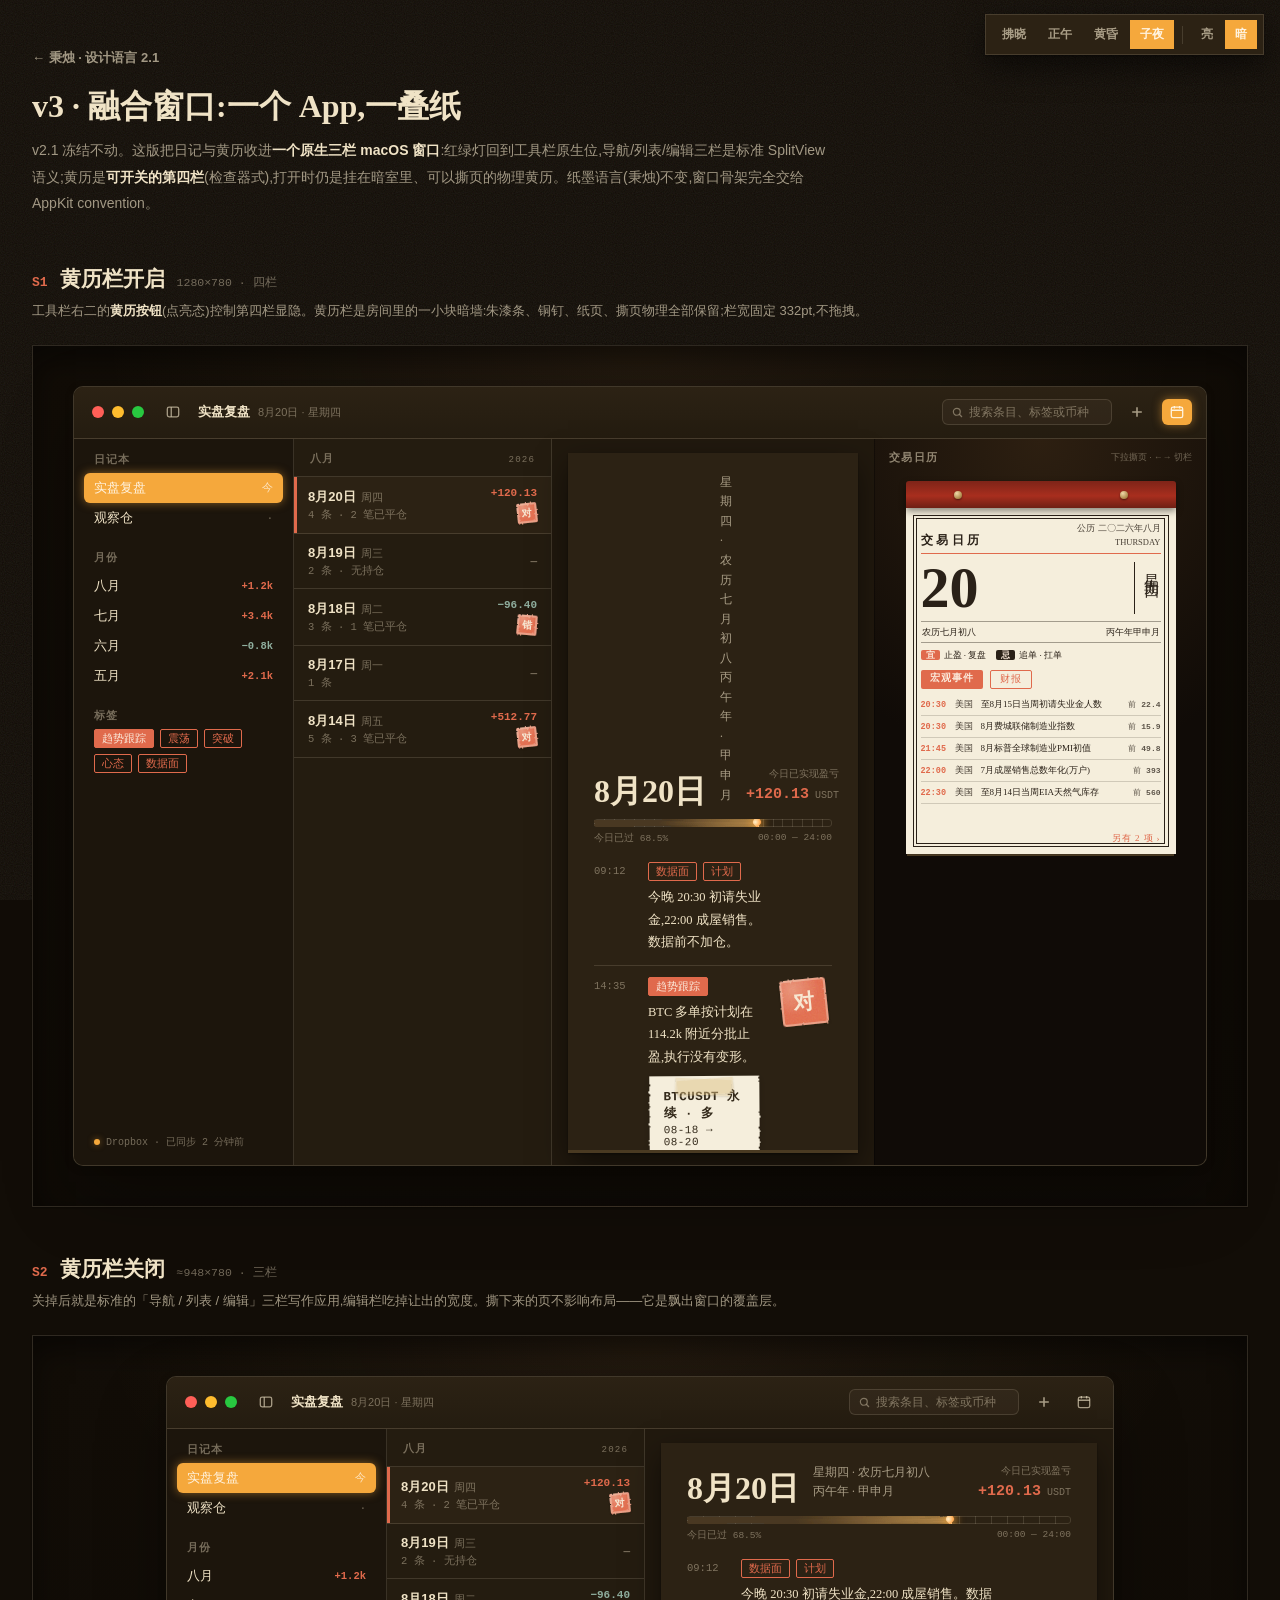
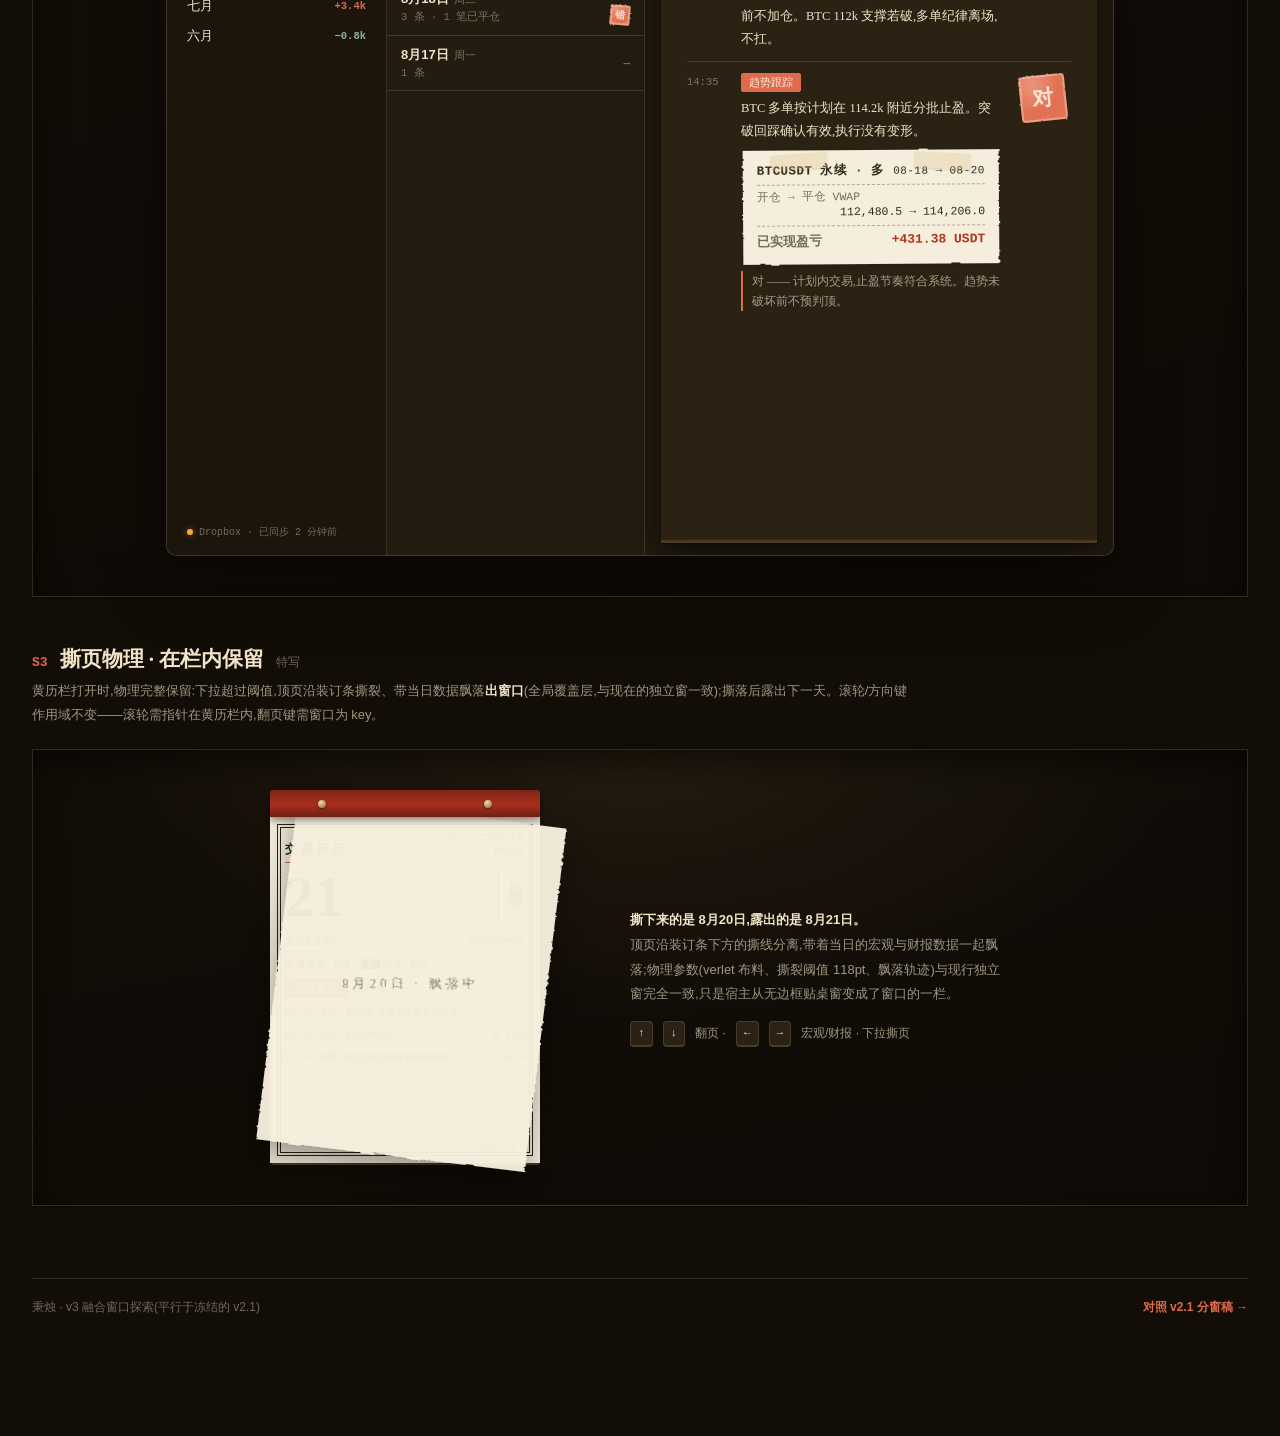
<file: designs/wick-design-language/v3-fusion.html>
<!DOCTYPE html>
<html lang="zh" data-scheme="light" data-phase="day">
<head>
<meta charset="UTF-8">
<meta name="viewport" content="width=device-width, initial-scale=1">
<title>v3 · 融合窗口 — 秉烛</title>
<link rel="stylesheet" href="tokens-v2.css">
<style>
  * { margin: 0; padding: 0; box-sizing: border-box; }
  body { font-family: var(--f-ui); color: var(--ink-1); background: var(--desk); min-height: 100vh; text-wrap: pretty; }
  .grain-layer { position: fixed; inset: 0; pointer-events: none; opacity: var(--grain-opacity); }
  .page { position: relative; z-index: 1; max-width: 1340px; margin: 0 auto; padding: 48px 32px 120px; }

  .theme-bar { position: fixed; top: 14px; right: 16px; z-index: 50; display: flex; gap: 8px; align-items: center;
    padding: 5px 6px; background: var(--paper-hi); border: 1px solid var(--rule); box-shadow: var(--sh-page); }
  .theme-bar .grp { display: flex; gap: 2px; }
  .theme-bar button { font-family: var(--f-ui); font-size: 12px; font-weight: 600; color: var(--ink-2); background: transparent; border: none; cursor: pointer; padding: 6px 10px; transition: all 0.18s ease; }
  .theme-bar button:hover { color: var(--ink-1); }
  .theme-bar button.is-on { background: var(--ember); color: #FFF3E0; }
  .theme-bar .sep { width: 1px; height: 18px; background: var(--rule); }

  .back { color: var(--ink-2); text-decoration: none; font-size: 13px; font-weight: 600; }
  .back:hover { color: var(--ember); }
  .page-head { margin: 18px 0 8px; }
  .page-head h1 { font-family: var(--f-print); font-size: 32px; font-weight: 900; }
  .page-head p { margin-top: 8px; color: var(--ink-2); font-size: 14px; line-height: 1.9; max-width: 840px; }
  .page-head b { color: var(--ink-1); }

  .surface { margin-top: 48px; }
  .surface-head { display: flex; align-items: baseline; gap: 12px; margin-bottom: 6px; }
  .surface-head .no { font-family: var(--f-mono); font-size: 13px; color: var(--cinnabar); font-weight: 700; }
  .surface-head h2 { font-family: var(--f-print); font-size: 21px; font-weight: 900; }
  .surface-head .dim { font-size: 11.5px; color: var(--ink-3); font-family: var(--f-mono); }
  .surface-note { font-size: 13px; color: var(--ink-2); line-height: 1.85; max-width: 880px; margin-bottom: 22px; }
  .surface-note b { color: var(--ink-1); }
  .stage { border: 1px solid var(--rule); box-shadow: var(--sh-page) inset; padding: 40px; display: flex; justify-content: center;
    background: radial-gradient(900px 460px at 50% 0%, rgba(255, 190, 110, 0.08), transparent 60%),
      linear-gradient(170deg, var(--desk), color-mix(in srgb, var(--desk) 80%, #000 20%)); }

  /* ==================== 融合窗口 ==================== */
  .win { position: relative; display: flex; flex-direction: column; border-radius: 10px; overflow: hidden;
    box-shadow: 0 2px 8px rgba(0,0,0,0.18), 0 30px 70px rgba(0,0,0,0.3); border: 1px solid var(--rule);
    background: var(--paper); }

  /* 原生工具栏 */
  .toolbar { height: 52px; flex: none; display: flex; align-items: center; gap: 10px; padding: 0 14px 0 84px; position: relative;
    background: linear-gradient(180deg, var(--paper-hi), var(--paper)); border-bottom: 1px solid var(--rule); }
  .tl { position: absolute; left: 18px; top: 50%; transform: translateY(-50%); display: flex; gap: 8px; }
  .tl i { width: 12px; height: 12px; border-radius: 50%; display: block; }
  .tl i:nth-child(1) { background: #FF5F57; } .tl i:nth-child(2) { background: #FEBC2E; } .tl i:nth-child(3) { background: #28C840; }
  .tb-btn { width: 30px; height: 26px; border-radius: 6px; display: inline-grid; place-items: center; color: var(--ink-2);
    background: transparent; border: none; cursor: pointer; transition: all 0.18s ease; }
  .tb-btn:hover { background: var(--rule); color: var(--ink-1); }
  .tb-btn.on { background: var(--ember); color: #FFF3E0; box-shadow: 0 0 10px var(--glow); }
  .tb-btn svg { width: 14px; height: 14px; }
  .tb-title { font-size: 13px; font-weight: 700; display: flex; align-items: center; gap: 8px; }
  .tb-title small { font-weight: 500; color: var(--ink-3); font-size: 11px; }
  .tb-spacer { flex: 1; }
  .tb-search { display: flex; align-items: center; gap: 6px; width: 170px; height: 26px; border-radius: 6px; padding: 0 9px;
    background: var(--control-bg, rgba(127,110,90,0.1)); border: 1px solid var(--rule); color: var(--ink-3); font-size: 12px; }

  .cols { flex: 1; display: flex; min-height: 0; }

  /* 栏一 · 侧栏 */
  .c-side { width: 220px; flex: none; background: color-mix(in srgb, var(--paper) 55%, var(--desk) 45%);
    border-right: 1px solid var(--rule); padding: 14px 10px; display: flex; flex-direction: column; gap: 18px; }
  .side-sec .side-h { font-size: 10.5px; font-weight: 700; letter-spacing: 0.1em; color: var(--ink-3); padding: 0 10px 6px; text-transform: uppercase; }
  .side-row { display: flex; align-items: center; gap: 8px; padding: 6px 10px; border-radius: 6px; font-size: 13px; cursor: pointer; color: var(--ink-1); }
  .side-row:hover { background: var(--rule); }
  .side-row.sel { background: var(--ember); color: #FFF3E0; box-shadow: 0 0 10px var(--glow); }
  .side-row.sel small { color: rgba(255, 243, 224, 0.8); }
  .side-row small { margin-left: auto; font-family: var(--f-mono); font-size: 10.5px; color: var(--ink-3); font-variant-numeric: tabular-nums; }
  .side-row small.red { color: var(--cinnabar); font-weight: 700; }
  .side-row small.dai { color: var(--dai); font-weight: 700; }
  .side-row.sel small.red { color: #FFF3E0; }
  .side-tags { display: flex; flex-wrap: wrap; gap: 6px; padding: 0 10px; }
  .side-foot { margin-top: auto; padding: 8px 10px 2px; font-family: var(--f-mono); font-size: 10px; color: var(--ink-3); display: flex; align-items: center; gap: 6px; }
  .sync-dot { width: 6px; height: 6px; border-radius: 50%; background: var(--ember); box-shadow: 0 0 6px var(--glow); }

  /* 栏二 · 日期列表 */
  .c-list { width: 258px; flex: none; border-right: 1px solid var(--rule); background: var(--paper); display: flex; flex-direction: column; }
  .list-h { flex: none; padding: 12px 16px 10px; font-size: 11px; font-weight: 700; letter-spacing: 0.1em; color: var(--ink-3); border-bottom: 1px solid var(--rule);
    display: flex; justify-content: space-between; align-items: baseline; }
  .list-h small { font-family: var(--f-mono); font-weight: 400; }
  .day-row { display: flex; align-items: center; gap: 10px; padding: 10px 14px; border-bottom: 1px solid var(--rule); cursor: pointer; }
  .day-row:hover { background: color-mix(in srgb, var(--paper-hi) 60%, transparent); }
  .day-row.sel { background: var(--paper-hi); box-shadow: inset 3px 0 0 var(--cinnabar); }
  .day-row .dd { font-size: 13px; font-weight: 700; font-variant-numeric: tabular-nums; }
  .day-row .dd small { font-weight: 500; color: var(--ink-3); font-size: 11px; margin-left: 5px; }
  .day-row .dsub { font-size: 10.5px; color: var(--ink-3); margin-top: 2px; font-family: var(--f-mono); }
  .day-row .dr { margin-left: auto; text-align: right; display: flex; flex-direction: column; align-items: flex-end; gap: 4px; }
  .day-row .dpnl { font-family: var(--f-mono); font-size: 11px; font-weight: 700; font-variant-numeric: tabular-nums; }
  .day-row .dpnl.up { color: var(--cinnabar); }
  .day-row .dpnl.down { color: var(--dai); }

  /* 栏三 · 账册页 */
  .c-editor { flex: 1; min-width: 0; background: color-mix(in srgb, var(--paper) 82%, var(--desk) 18%); display: flex; flex-direction: column; }
  .ed-page { flex: 1; margin: 14px 16px 12px; background: var(--paper-hi); box-shadow: var(--sh-page); position: relative;
    display: flex; flex-direction: column; overflow: hidden; }
  .ed-page::after { content: ""; position: absolute; left: 0; right: 0; bottom: -4px; height: 7px; background: var(--paper-edge); }
  .ed-date { display: flex; align-items: flex-end; gap: 14px; padding: 20px 26px 0; }
  .ed-date .d { font-family: var(--f-disp); font-size: 32px; font-weight: 900; line-height: 1; white-space: nowrap; }
  .ed-date .meta { font-family: var(--f-print); font-size: 11.5px; color: var(--ink-2); line-height: 1.7; padding-bottom: 2px; }
  .ed-date .pnl { margin-left: auto; flex: none; font-family: var(--f-mono); font-size: 10px; color: var(--ink-3); text-align: right; line-height: 1.6; }
  .ed-date .pnl b { color: var(--cinnabar); font-size: 15px; }
  .ed-burn { padding: 12px 26px 0; }
  .ed-burn .burnstrip { height: 8px; }
  .ed-burn .burn-sub { display: flex; justify-content: space-between; font-family: var(--f-mono); font-size: 9.5px; color: var(--ink-3); margin-top: 5px; }
  .ed-entries { flex: 1; overflow: hidden; padding: 6px 26px 14px; display: flex; flex-direction: column; }
  .entry { display: flex; gap: 14px; padding: 11px 0; border-bottom: 1px solid var(--rule); }
  .entry:last-child { border-bottom: none; }
  .entry .e-time { width: 40px; flex: none; font-family: var(--f-mono); font-size: 10.5px; color: var(--ink-3); padding-top: 3px; }
  .entry .e-body { flex: 1; min-width: 0; }
  .entry .e-tags { display: flex; gap: 6px; margin-bottom: 5px; }
  .entry p { font-family: var(--f-print); font-size: 12.5px; line-height: 1.8; }
  .entry .e-note { margin-top: 7px; font-family: var(--f-print); font-size: 11.5px; color: var(--ink-2); line-height: 1.75;
    border-left: 2px solid var(--cinnabar); padding-left: 9px; }
  .entry .e-chop { flex: none; width: 56px; display: flex; align-items: flex-start; justify-content: center; padding-top: 2px; }

  /* 栏四 · 黄历(可开关) */
  .c-almanac { width: 332px; flex: none; position: relative; overflow: hidden;
    background: radial-gradient(120% 60% at 50% 0%, color-mix(in srgb, var(--wall) 68%, #6B4A26 32%), var(--wall) 75%);
    border-left: 1px solid rgba(0,0,0,0.35); display: flex; flex-direction: column; }
  .al-h { flex: none; padding: 12px 14px 10px; display: flex; align-items: center; gap: 8px;
    color: rgba(240, 227, 198, 0.55); font-size: 10.5px; letter-spacing: 0.12em; font-weight: 700; }
  .al-h small { margin-left: auto; font-weight: 400; letter-spacing: 0; opacity: 0.7; }
  .al-body { flex: 1; display: grid; place-items: start center; padding-top: 6px; }

  /* 黄历页(与 v2 同构造,缩小至 270×348) */
  .pd { position: relative; width: 270px; }
  .pd-rail { height: 27px; background: linear-gradient(180deg, #7E2418, #A82E1E 55%, #6E1F14); border-radius: 3px 3px 0 0; position: relative; z-index: 3;
    box-shadow: 0 3px 7px rgba(0,0,0,0.45); }
  .pd-rail::before, .pd-rail::after { content: ""; position: absolute; top: 10px; width: 8px; height: 8px; border-radius: 50%;
    background: radial-gradient(circle at 35% 30%, #F0D9A8, #B08D4F 65%, #7A5E2E); box-shadow: 0 1px 2px rgba(0,0,0,0.5); }
  .pd-rail::before { left: 48px; } .pd-rail::after { right: 48px; }
  .pd-back { height: 348px; background: var(--paper-edge); margin: 0 1.5px; }
  .pd-page { position: absolute; left: 0; right: 0; top: 27px; height: 346px; background: var(--receipt); color: #2A2118;
    box-shadow: 0 1px 0 rgba(0,0,0,0.08); }
  .pd-frame { position: absolute; inset: 7px; border: 1.8px solid #2A2118; pointer-events: none; }
  .pd-frame::before { content: ""; position: absolute; inset: 2.2px; border: 0.7px solid #2A2118; }
  .pd-content { position: absolute; inset: 13px 15px 9px; display: flex; flex-direction: column; }
  .w-mast { display: flex; justify-content: space-between; align-items: flex-end; border-bottom: 1.8px solid var(--cinnabar); padding-bottom: 4px; }
  .w-mast .t { font-family: var(--f-print); font-weight: 900; font-size: 12px; letter-spacing: 0.3em; }
  .w-mast .g { font-family: var(--f-print); font-size: 8.5px; text-align: right; line-height: 1.65; opacity: 0.85; }
  .w-hero { display: flex; align-items: stretch; margin-top: 8px; }
  .w-day { font-family: var(--f-disp); font-weight: 900; font-size: 58px; line-height: 0.9; flex: 1; }
  .w-week { writing-mode: vertical-rl; font-family: var(--f-print); font-size: 15px; letter-spacing: 0.38em;
    border-left: 0.75px solid #2A2118; padding-left: 7px; }
  .w-lunar { margin-top: 7px; display: flex; justify-content: space-between; font-family: var(--f-print); font-size: 9px;
    border-top: 0.7px solid rgba(42,33,24,0.4); border-bottom: 0.7px solid rgba(42,33,24,0.4); padding: 3.5px 1px; }
  .w-yiji { display: flex; gap: 10px; margin-top: 6px; font-family: var(--f-print); font-size: 9px; }
  .w-yiji b { color: #FBEADB; background: var(--cinnabar); padding: 0 5px; border-radius: 2px; font-size: 8.5px; margin-right: 4px; }
  .w-yiji .ji b { background: #2A2118; }
  .w-tabs { display: flex; gap: 7px; margin-top: 8px; }
  .w-tab { font-family: var(--f-print); font-size: 9.5px; letter-spacing: 0.12em; padding: 2px 9px; border-radius: 2px; }
  .w-tab.on { background: var(--cinnabar); color: #FBEADB; font-weight: 700; }
  .w-tab.off { border: 0.9px solid var(--cinnabar); color: var(--cinnabar); }
  .w-rows { margin-top: 5px; flex: 1; }
  .w-row { display: flex; align-items: baseline; gap: 6px; padding: 4px 0; border-bottom: 0.7px solid rgba(42,33,24,0.18); font-size: 9px; }
  .w-row .t { font-family: var(--f-mono); font-weight: 700; color: var(--cinnabar); width: 28px; flex: none; font-size: 8.5px; }
  .w-row .c { font-family: var(--f-print); flex: none; width: 20px; opacity: 0.85; }
  .w-row .ttl { font-family: var(--f-print); flex: 1; white-space: nowrap; overflow: hidden; text-overflow: ellipsis; }
  .w-row .v { font-family: var(--f-mono); font-size: 8px; opacity: 0.75; flex: none; }
  .w-more { margin-top: auto; padding-top: 5px; text-align: right; font-family: var(--f-print); font-size: 9px; color: var(--cinnabar); letter-spacing: 0.1em; }

  /* 撕页特写 */
  .tear-wrap { display: flex; gap: 60px; align-items: center; }
  .tear-demo { position: relative; width: 300px; }
  .tear-page-top { position: absolute; left: 0; right: 0; top: 27px; height: 346px; background: var(--receipt);
    transform: rotate(7deg) translate(26px, -18px); transform-origin: 20% 0;
    box-shadow: 0 14px 30px rgba(0,0,0,0.4); filter: url(#f-torn); z-index: 2; opacity: 0.97;
    display: grid; place-items: center; }
  .tear-page-top .inner-note { font-family: var(--f-print); color: #2A2118; font-size: 13px; letter-spacing: 0.3em; opacity: 0.5; transform: rotate(-7deg); }
  .tear-cap { max-width: 380px; color: var(--ink-2); font-size: 13px; line-height: 1.9; }
  .tear-cap b { color: var(--ink-1); }
  .tear-cap .krow { display: flex; gap: 10px; margin-top: 14px; align-items: center; font-size: 12px; }
  .tear-cap kbd { font-family: var(--f-mono); font-size: 11px; background: var(--paper-hi); border: 1px solid var(--rule);
    border-bottom-width: 2px; border-radius: 4px; padding: 1px 7px; color: var(--ink-1); }

  footer { margin-top: 72px; padding-top: 20px; border-top: 1px solid var(--rule); font-size: 12px; color: var(--ink-3); display: flex; justify-content: space-between; }
  footer a { color: var(--cinnabar); text-decoration: none; font-weight: 700; }
</style>
</head>
<body>
<div class="grain-layer grain"></div>

<svg width="0" height="0" style="position: absolute;" aria-hidden="true">
  <filter id="f-char" x="-5%" y="-30%" width="110%" height="160%">
    <feTurbulence type="fractalNoise" baseFrequency="0.012 0.35" numOctaves="3" seed="7" result="n"/>
    <feDisplacementMap in="SourceGraphic" in2="n" scale="7" xChannelSelector="R" yChannelSelector="G"/>
  </filter>
  <filter id="f-torn" x="-5%" y="-12%" width="110%" height="124%">
    <feTurbulence type="fractalNoise" baseFrequency="0.035 0.28" numOctaves="3" seed="11" result="n"/>
    <feDisplacementMap in="SourceGraphic" in2="n" scale="3.2" xChannelSelector="R" yChannelSelector="G"/>
  </filter>
  <filter id="f-seal" x="-8%" y="-8%" width="116%" height="116%">
    <feTurbulence type="fractalNoise" baseFrequency="0.55" numOctaves="2" seed="9" result="n"/>
    <feDisplacementMap in="SourceGraphic" in2="n" scale="2.4"/>
  </filter>
</svg>

<div class="theme-bar">
  <div class="grp">
    <button data-set-phase="dawn">拂晓</button>
    <button data-set-phase="day">正午</button>
    <button data-set-phase="dusk">黄昏</button>
    <button data-set-phase="night">子夜</button>
  </div>
  <div class="sep"></div>
  <div class="grp">
    <button data-set-scheme="light">亮</button>
    <button data-set-scheme="dark">暗</button>
  </div>
</div>

<div class="page">
  <a class="back" href="v2.html">← 秉烛 · 设计语言 2.1</a>
  <div class="page-head">
    <h1>v3 · 融合窗口:一个 App,一叠纸</h1>
    <p>v2.1 冻结不动。这版把日记与黄历收进<b>一个原生三栏 macOS 窗口</b>:红绿灯回到工具栏原生位,导航/列表/编辑三栏是标准 SplitView 语义;黄历是<b>可开关的第四栏</b>(检查器式),打开时仍是挂在暗室里、可以撕页的物理黄历。纸墨语言(秉烛)不变,窗口骨架完全交给 AppKit convention。</p>
  </div>

  <!-- ============ 状态一:黄历开 ============ -->
  <div class="surface" data-screen-label="融合窗口 · 黄历开">
    <div class="surface-head"><span class="no">S1</span><h2>黄历栏开启</h2><span class="dim">1280×780 · 四栏</span></div>
    <p class="surface-note">工具栏右二的<b>黄历按钮</b>(点亮态)控制第四栏显隐。黄历栏是房间里的一小块暗墙:朱漆条、铜钉、纸页、撕页物理全部保留;栏宽固定 332pt,不拖拽。</p>
    <div class="stage">
      <div class="win" style="width: 1280px; max-width: 100%; height: 780px;">
        <div class="toolbar">
          <div class="tl"><i></i><i></i><i></i></div>
          <button class="tb-btn" title="侧栏"><svg viewBox="0 0 16 16" fill="none" stroke="currentColor" stroke-width="1.5"><rect x="1.5" y="2.5" width="13" height="11" rx="2"/><path d="M6 2.5v11"/></svg></button>
          <div class="tb-title">实盘复盘 <small>8月20日 · 星期四</small></div>
          <div class="tb-spacer"></div>
          <div class="tb-search">
            <svg width="11" height="11" viewBox="0 0 16 16" fill="none" stroke="currentColor" stroke-width="1.8"><circle cx="7" cy="7" r="5"/><path d="M11 11l3.5 3.5"/></svg>
            搜索条目、标签或币种
          </div>
          <button class="tb-btn" title="新建条目"><svg viewBox="0 0 16 16" fill="none" stroke="currentColor" stroke-width="1.8"><path d="M8 2.5v11M2.5 8h11"/></svg></button>
          <button class="tb-btn on" title="交易日历(开)"><svg viewBox="0 0 16 16" fill="none" stroke="currentColor" stroke-width="1.5"><rect x="1.5" y="2.5" width="13" height="12" rx="2"/><path d="M1.5 6h13M5 1v3M11 1v3"/></svg></button>
        </div>
        <div class="cols">
          <!-- 栏一 -->
          <div class="c-side">
            <div class="side-sec">
              <div class="side-h">日记本</div>
              <div class="side-row sel"><span>实盘复盘</span><small>今</small></div>
              <div class="side-row"><span>观察仓</span><small>·</small></div>
            </div>
            <div class="side-sec">
              <div class="side-h">月份</div>
              <div class="side-row"><span>八月</span><small class="red">+1.2k</small></div>
              <div class="side-row"><span>七月</span><small class="red">+3.4k</small></div>
              <div class="side-row"><span>六月</span><small class="dai">−0.8k</small></div>
              <div class="side-row"><span>五月</span><small class="red">+2.1k</small></div>
            </div>
            <div class="side-sec">
              <div class="side-h">标签</div>
              <div class="side-tags">
                <span class="ptag on">趋势跟踪</span><span class="ptag">震荡</span><span class="ptag">突破</span><span class="ptag">心态</span><span class="ptag">数据面</span>
              </div>
            </div>
            <div class="side-foot"><span class="sync-dot"></span>Dropbox · 已同步 2 分钟前</div>
          </div>
          <!-- 栏二 -->
          <div class="c-list">
            <div class="list-h">八月 <small>2026</small></div>
            <div class="day-row sel">
              <div><div class="dd">8月20日<small>周四</small></div><div class="dsub">4 条 · 2 笔已平仓</div></div>
              <div class="dr"><span class="dpnl up">+120.13</span><span class="chop" style="width: 20px; height: 20px; font-size: 10px;"><span>对</span></span></div>
            </div>
            <div class="day-row">
              <div><div class="dd">8月19日<small>周三</small></div><div class="dsub">2 条 · 无持仓</div></div>
              <div class="dr"><span class="dpnl" style="color: var(--ink-3);">—</span></div>
            </div>
            <div class="day-row">
              <div><div class="dd">8月18日<small>周二</small></div><div class="dsub">3 条 · 1 笔已平仓</div></div>
              <div class="dr"><span class="dpnl down">−96.40</span><span class="chop" style="width: 20px; height: 20px; font-size: 10px; transform: rotate(5deg);"><span>错</span></span></div>
            </div>
            <div class="day-row">
              <div><div class="dd">8月17日<small>周一</small></div><div class="dsub">1 条</div></div>
              <div class="dr"><span class="dpnl" style="color: var(--ink-3);">—</span></div>
            </div>
            <div class="day-row">
              <div><div class="dd">8月14日<small>周五</small></div><div class="dsub">5 条 · 3 笔已平仓</div></div>
              <div class="dr"><span class="dpnl up">+512.77</span><span class="chop" style="width: 20px; height: 20px; font-size: 10px;"><span>对</span></span></div>
            </div>
          </div>
          <!-- 栏三 -->
          <div class="c-editor">
            <div class="ed-page">
              <div class="ed-date">
                <div class="d">8月20日</div>
                <div class="meta">星期四 · 农历七月初八<br>丙午年 · 甲申月</div>
                <div class="pnl">今日已实现盈亏<br><b>+120.13</b> USDT</div>
              </div>
              <div class="ed-burn">
                <div class="burnstrip" data-burn-day style="--p: 61%;"><div class="char"></div><div class="emberline"></div><div class="flame"></div></div>
                <div class="burn-sub"><span>今日已过 <span data-burn-pct>61</span>%</span><span>00:00 — 24:00</span></div>
              </div>
              <div class="ed-entries">
                <div class="entry">
                  <div class="e-time">09:12</div>
                  <div class="e-body">
                    <div class="e-tags"><span class="ptag">数据面</span><span class="ptag">计划</span></div>
                    <p>今晚 20:30 初请失业金,22:00 成屋销售。数据前不加仓。</p>
                  </div>
                  <div class="e-chop"></div>
                </div>
                <div class="entry">
                  <div class="e-time">14:35</div>
                  <div class="e-body">
                    <div class="e-tags"><span class="ptag on">趋势跟踪</span></div>
                    <p>BTC 多单按计划在 114.2k 附近分批止盈,执行没有变形。</p>
                    <div class="receipt" style="margin: 8px 2px 2px;">
                      <div class="r-head"><b>BTCUSDT 永续 · 多</b><span>08-18 → 08-20</span></div>
                      <div class="r-row"><span>开仓 → 平仓 VWAP</span><span>112,480.5 → 114,206.0</span></div>
                      <div class="r-row r-total"><span>已实现盈亏</span><span class="up">+431.38 USDT</span></div>
                    </div>
                    <div class="e-note">对 —— 计划内交易,止盈节奏符合系统。</div>
                  </div>
                  <div class="e-chop"><span class="chop" style="width: 46px; height: 46px; font-size: 21px;"><span>对</span></span></div>
                </div>
                <div class="entry">
                  <div class="e-time">21:48</div>
                  <div class="e-body">
                    <div class="e-tags"><span class="ptag">震荡</span><span class="ptag">心态</span></div>
                    <p>ETH 空单数据后追进,五分钟被扫。「怕错过」老毛病。</p>
                  </div>
                  <div class="e-chop"><span class="chop" style="width: 46px; height: 46px; font-size: 21px; transform: rotate(4deg);"><span>错</span></span></div>
                </div>
              </div>
            </div>
          </div>
          <!-- 栏四 · 黄历 -->
          <div class="c-almanac">
            <div class="al-h">交易日历 <small>下拉撕页 · ←→ 切栏</small></div>
            <div class="al-body">
              <div class="pd">
                <div class="pd-rail"></div>
                <div class="pd-back"></div>
                <div class="pd-page">
                  <div class="pd-frame"></div>
                  <div class="pd-content">
                    <div class="w-mast">
                      <div class="t">交易日历</div>
                      <div class="g">公历 二〇二六年八月<br>THURSDAY</div>
                    </div>
                    <div class="w-hero">
                      <div class="w-day">20</div>
                      <div class="w-week">星期四</div>
                    </div>
                    <div class="w-lunar"><span>农历七月初八</span><span>丙午年甲申月</span></div>
                    <div class="w-yiji"><span><b>宜</b>止盈 · 复盘</span><span class="ji"><b>忌</b>追单 · 扛单</span></div>
                    <div class="w-tabs"><span class="w-tab on">宏观事件</span><span class="w-tab off">财报</span></div>
                    <div class="w-rows">
                      <div class="w-row"><span class="t">20:30</span><span class="c">美国</span><span class="ttl">至8月15日当周初请失业金人数</span><span class="v">前 <b>22.4</b></span></div>
                      <div class="w-row"><span class="t">20:30</span><span class="c">美国</span><span class="ttl">8月费城联储制造业指数</span><span class="v">前 <b>15.9</b></span></div>
                      <div class="w-row"><span class="t">21:45</span><span class="c">美国</span><span class="ttl">8月标普全球制造业PMI初值</span><span class="v">前 <b>49.8</b></span></div>
                      <div class="w-row"><span class="t">22:00</span><span class="c">美国</span><span class="ttl">7月成屋销售总数年化(万户)</span><span class="v">前 <b>393</b></span></div>
                      <div class="w-row"><span class="t">22:30</span><span class="c">美国</span><span class="ttl">至8月14日当周EIA天然气库存</span><span class="v">前 <b>560</b></span></div>
                    </div>
                    <div class="w-more">另有 2 项 ›</div>
                  </div>
                </div>
              </div>
            </div>
          </div>
        </div>
      </div>
    </div>
  </div>

  <!-- ============ 状态二:黄历关 ============ -->
  <div class="surface" data-screen-label="融合窗口 · 黄历关">
    <div class="surface-head"><span class="no">S2</span><h2>黄历栏关闭</h2><span class="dim">≈948×780 · 三栏</span></div>
    <p class="surface-note">关掉后就是标准的「导航 / 列表 / 编辑」三栏写作应用,编辑栏吃掉让出的宽度。撕下来的页不影响布局——它是飘出窗口的覆盖层。</p>
    <div class="stage">
      <div class="win" style="width: 948px; max-width: 100%; height: 780px;">
        <div class="toolbar">
          <div class="tl"><i></i><i></i><i></i></div>
          <button class="tb-btn" title="侧栏"><svg viewBox="0 0 16 16" fill="none" stroke="currentColor" stroke-width="1.5"><rect x="1.5" y="2.5" width="13" height="11" rx="2"/><path d="M6 2.5v11"/></svg></button>
          <div class="tb-title">实盘复盘 <small>8月20日 · 星期四</small></div>
          <div class="tb-spacer"></div>
          <div class="tb-search">
            <svg width="11" height="11" viewBox="0 0 16 16" fill="none" stroke="currentColor" stroke-width="1.8"><circle cx="7" cy="7" r="5"/><path d="M11 11l3.5 3.5"/></svg>
            搜索条目、标签或币种
          </div>
          <button class="tb-btn" title="新建条目"><svg viewBox="0 0 16 16" fill="none" stroke="currentColor" stroke-width="1.8"><path d="M8 2.5v11M2.5 8h11"/></svg></button>
          <button class="tb-btn" title="交易日历(关)"><svg viewBox="0 0 16 16" fill="none" stroke="currentColor" stroke-width="1.5"><rect x="1.5" y="2.5" width="13" height="12" rx="2"/><path d="M1.5 6h13M5 1v3M11 1v3"/></svg></button>
        </div>
        <div class="cols">
          <div class="c-side">
            <div class="side-sec">
              <div class="side-h">日记本</div>
              <div class="side-row sel"><span>实盘复盘</span><small>今</small></div>
              <div class="side-row"><span>观察仓</span><small>·</small></div>
            </div>
            <div class="side-sec">
              <div class="side-h">月份</div>
              <div class="side-row"><span>八月</span><small class="red">+1.2k</small></div>
              <div class="side-row"><span>七月</span><small class="red">+3.4k</small></div>
              <div class="side-row"><span>六月</span><small class="dai">−0.8k</small></div>
            </div>
            <div class="side-foot"><span class="sync-dot"></span>Dropbox · 已同步 2 分钟前</div>
          </div>
          <div class="c-list">
            <div class="list-h">八月 <small>2026</small></div>
            <div class="day-row sel">
              <div><div class="dd">8月20日<small>周四</small></div><div class="dsub">4 条 · 2 笔已平仓</div></div>
              <div class="dr"><span class="dpnl up">+120.13</span><span class="chop" style="width: 20px; height: 20px; font-size: 10px;"><span>对</span></span></div>
            </div>
            <div class="day-row">
              <div><div class="dd">8月19日<small>周三</small></div><div class="dsub">2 条 · 无持仓</div></div>
              <div class="dr"><span class="dpnl" style="color: var(--ink-3);">—</span></div>
            </div>
            <div class="day-row">
              <div><div class="dd">8月18日<small>周二</small></div><div class="dsub">3 条 · 1 笔已平仓</div></div>
              <div class="dr"><span class="dpnl down">−96.40</span><span class="chop" style="width: 20px; height: 20px; font-size: 10px; transform: rotate(5deg);"><span>错</span></span></div>
            </div>
            <div class="day-row">
              <div><div class="dd">8月17日<small>周一</small></div><div class="dsub">1 条</div></div>
              <div class="dr"><span class="dpnl" style="color: var(--ink-3);">—</span></div>
            </div>
          </div>
          <div class="c-editor">
            <div class="ed-page">
              <div class="ed-date">
                <div class="d">8月20日</div>
                <div class="meta">星期四 · 农历七月初八<br>丙午年 · 甲申月</div>
                <div class="pnl">今日已实现盈亏<br><b>+120.13</b> USDT</div>
              </div>
              <div class="ed-burn">
                <div class="burnstrip" data-burn-day style="--p: 61%;"><div class="char"></div><div class="emberline"></div><div class="flame"></div></div>
                <div class="burn-sub"><span>今日已过 <span data-burn-pct>61</span>%</span><span>00:00 — 24:00</span></div>
              </div>
              <div class="ed-entries">
                <div class="entry">
                  <div class="e-time">09:12</div>
                  <div class="e-body">
                    <div class="e-tags"><span class="ptag">数据面</span><span class="ptag">计划</span></div>
                    <p>今晚 20:30 初请失业金,22:00 成屋销售。数据前不加仓。BTC 112k 支撑若破,多单纪律离场,不扛。</p>
                  </div>
                  <div class="e-chop"></div>
                </div>
                <div class="entry">
                  <div class="e-time">14:35</div>
                  <div class="e-body">
                    <div class="e-tags"><span class="ptag on">趋势跟踪</span></div>
                    <p>BTC 多单按计划在 114.2k 附近分批止盈。突破回踩确认有效,执行没有变形。</p>
                    <div class="receipt" style="margin: 8px 2px 2px;">
                      <div class="r-head"><b>BTCUSDT 永续 · 多</b><span>08-18 → 08-20</span></div>
                      <div class="r-row"><span>开仓 → 平仓 VWAP</span><span>112,480.5 → 114,206.0</span></div>
                      <div class="r-row r-total"><span>已实现盈亏</span><span class="up">+431.38 USDT</span></div>
                    </div>
                    <div class="e-note">对 —— 计划内交易,止盈节奏符合系统。趋势未破坏前不预判顶。</div>
                  </div>
                  <div class="e-chop"><span class="chop" style="width: 46px; height: 46px; font-size: 21px;"><span>对</span></span></div>
                </div>
              </div>
            </div>
          </div>
        </div>
      </div>
    </div>
  </div>

  <!-- ============ 撕页特写 ============ -->
  <div class="surface" data-screen-label="撕页物理">
    <div class="surface-head"><span class="no">S3</span><h2>撕页物理 · 在栏内保留</h2><span class="dim">特写</span></div>
    <p class="surface-note">黄历栏打开时,物理完整保留:下拉超过阈值,顶页沿装订条撕裂、带当日数据飘落<b>出窗口</b>(全局覆盖层,与现在的独立窗一致);撕落后露出下一天。滚轮/方向键作用域不变——滚轮需指针在黄历栏内,翻页键需窗口为 key。</p>
    <div class="stage">
      <div class="tear-wrap">
        <div class="tear-demo">
          <div class="pd">
            <div class="pd-rail"></div>
            <div class="pd-back"></div>
            <div class="tear-page-top"><span class="inner-note">8月20日 · 飘落中</span></div>
            <div class="pd-page">
              <div class="pd-frame"></div>
              <div class="pd-content">
                <div class="w-mast">
                  <div class="t">交易日历</div>
                  <div class="g">公历 二〇二六年八月<br>FRIDAY</div>
                </div>
                <div class="w-hero">
                  <div class="w-day">21</div>
                  <div class="w-week">星期五</div>
                </div>
                <div class="w-lunar"><span>农历七月初九</span><span>丙午年甲申月</span></div>
                <div class="w-yiji"><span><b>宜</b>复盘 · 早睡</span><span class="ji"><b>忌</b>满仓 · 熬夜</span></div>
                <div class="w-tabs"><span class="w-tab on">宏观事件</span><span class="w-tab off">财报</span></div>
                <div class="w-rows">
                  <div class="w-row"><span class="t">02:00</span><span class="c">美国</span><span class="ttl">美联储7月货币政策会议纪要</span><span class="v"></span></div>
                  <div class="w-row"><span class="t">09:30</span><span class="c">中国</span><span class="ttl">8月LPR报价</span><span class="v">前 <b>3.5%</b></span></div>
                  <div class="w-row"><span class="t">17:00</span><span class="c">欧洲</span><span class="ttl">欧元区8月制造业PMI初值</span><span class="v">前 <b>49.8</b></span></div>
                </div>
                <div class="w-more">另有 4 项 ›</div>
              </div>
            </div>
          </div>
        </div>
        <div class="tear-cap">
          <b>撕下来的是 8月20日,露出的是 8月21日。</b><br>
          顶页沿装订条下方的撕线分离,带着当日的宏观与财报数据一起飘落;物理参数(verlet 布料、撕裂阈值 118pt、飘落轨迹)与现行独立窗完全一致,只是宿主从无边框贴桌窗变成了窗口的一栏。
          <div class="krow"><kbd>↑</kbd><kbd>↓</kbd> 翻页 · <kbd>←</kbd><kbd>→</kbd> 宏观/财报 · 下拉撕页</div>
        </div>
      </div>
    </div>
  </div>

  <footer>
    <span>秉烛 · v3 融合窗口探索(平行于冻结的 v2.1)</span>
    <a href="v2-macos.html">对照 v2.1 分窗稿 →</a>
  </footer>
</div>

<script src="theme.js"></script>
</body>
</html>
</file>
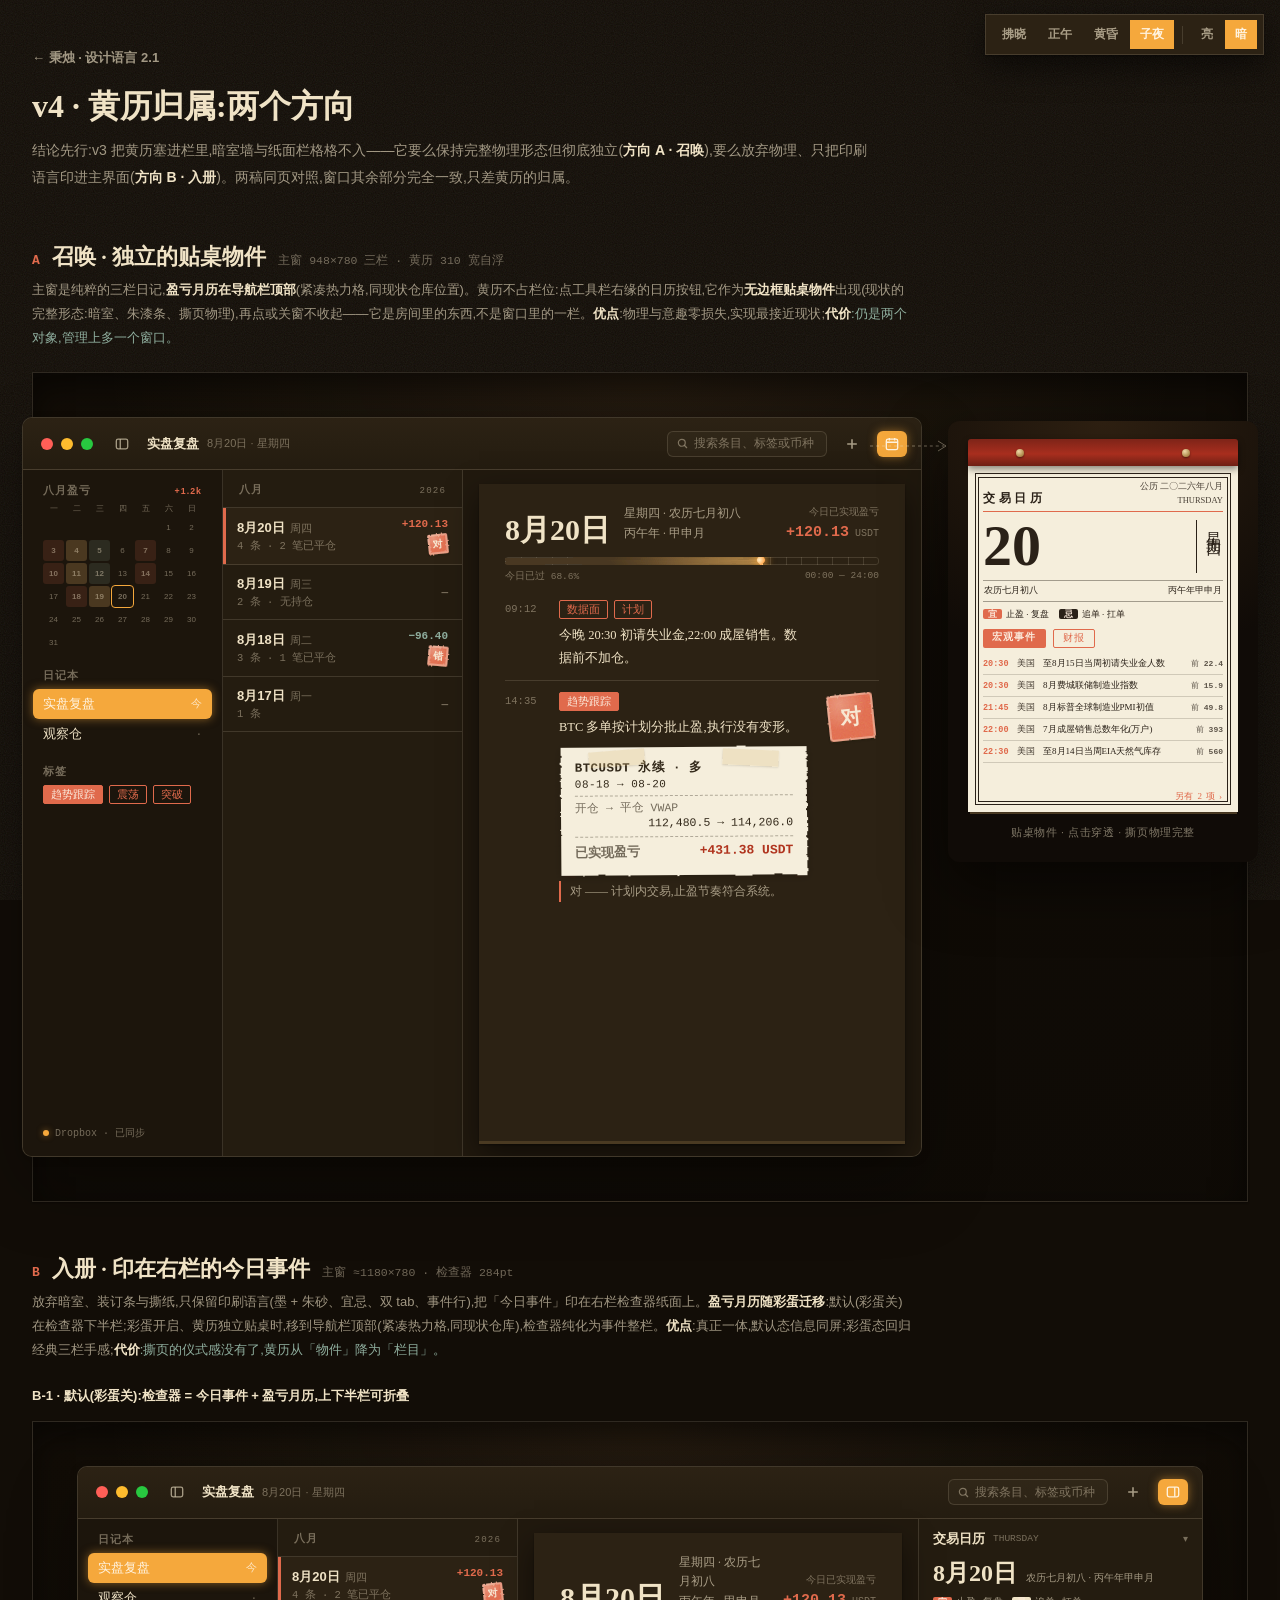
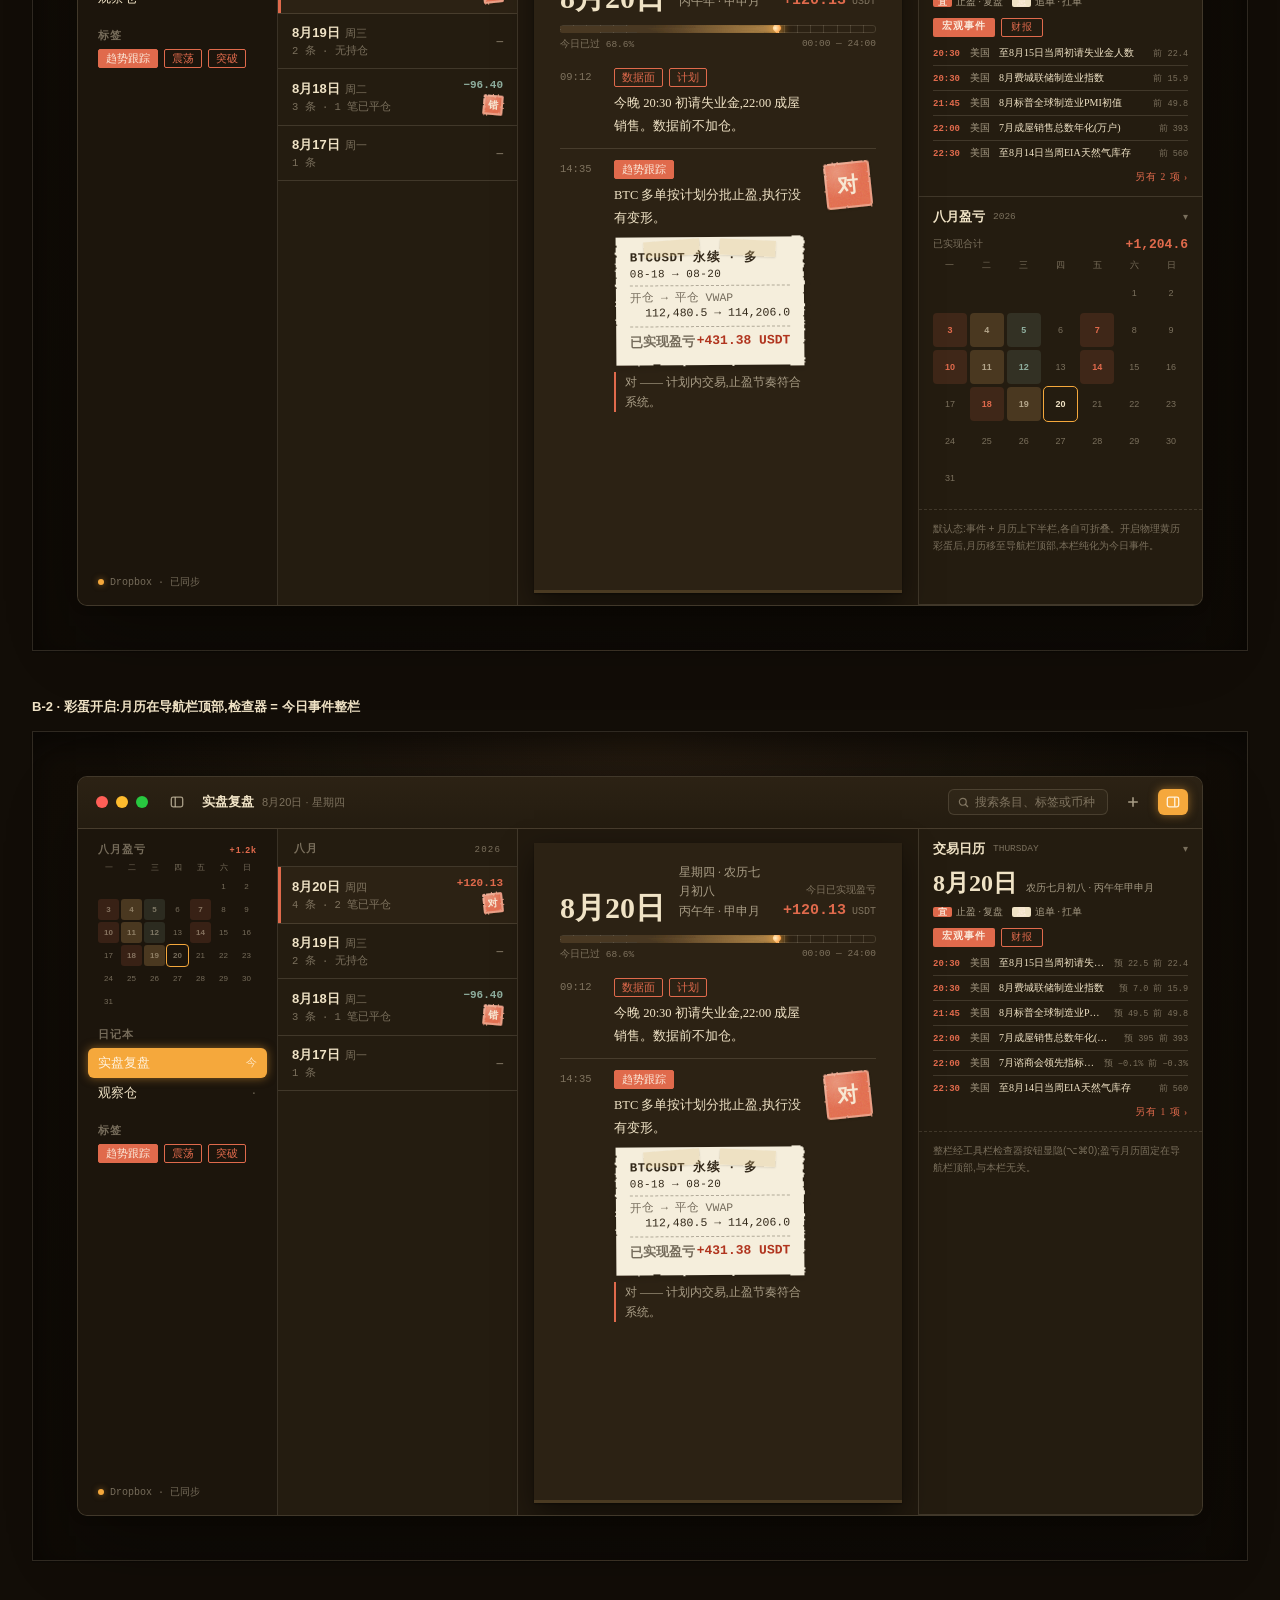
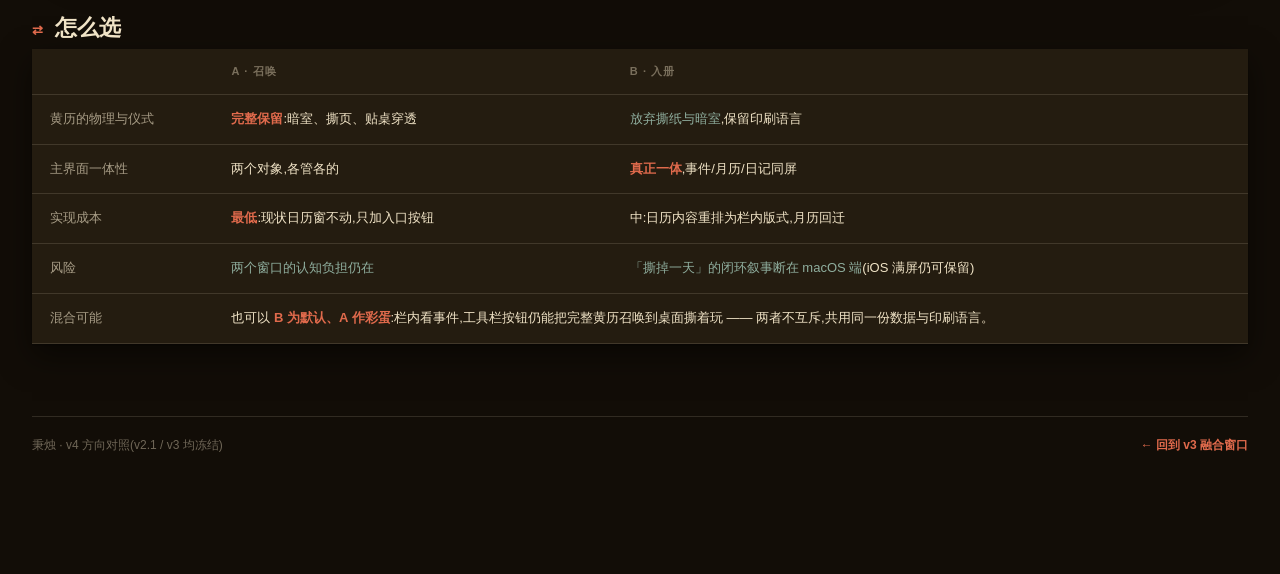
<file: designs/wick-design-language/v4-directions.html>
<!DOCTYPE html>
<html lang="zh" data-scheme="light" data-phase="day">
<head>
<meta charset="UTF-8">
<meta name="viewport" content="width=device-width, initial-scale=1">
<title>v4 · 黄历归属:两个方向 — 秉烛</title>
<link rel="stylesheet" href="tokens-v2.css">
<style>
  * { margin: 0; padding: 0; box-sizing: border-box; }
  body { font-family: var(--f-ui); color: var(--ink-1); background: var(--desk); min-height: 100vh; text-wrap: pretty; }
  .grain-layer { position: fixed; inset: 0; pointer-events: none; opacity: var(--grain-opacity); }
  .page { position: relative; z-index: 1; max-width: 1340px; margin: 0 auto; padding: 48px 32px 120px; }

  .theme-bar { position: fixed; top: 14px; right: 16px; z-index: 50; display: flex; gap: 8px; align-items: center;
    padding: 5px 6px; background: var(--paper-hi); border: 1px solid var(--rule); box-shadow: var(--sh-page); }
  .theme-bar .grp { display: flex; gap: 2px; }
  .theme-bar button { font-family: var(--f-ui); font-size: 12px; font-weight: 600; color: var(--ink-2); background: transparent; border: none; cursor: pointer; padding: 6px 10px; transition: all 0.18s ease; }
  .theme-bar button:hover { color: var(--ink-1); }
  .theme-bar button.is-on { background: var(--ember); color: #FFF3E0; }
  .theme-bar .sep { width: 1px; height: 18px; background: var(--rule); }

  .back { color: var(--ink-2); text-decoration: none; font-size: 13px; font-weight: 600; }
  .back:hover { color: var(--ember); }
  .page-head { margin: 18px 0 8px; }
  .page-head h1 { font-family: var(--f-print); font-size: 32px; font-weight: 900; }
  .page-head p { margin-top: 8px; color: var(--ink-2); font-size: 14px; line-height: 1.9; max-width: 840px; }
  .page-head b { color: var(--ink-1); }

  .dir { margin-top: 52px; }
  .dir-head { display: flex; align-items: baseline; gap: 12px; margin-bottom: 6px; }
  .dir-head .no { font-family: var(--f-mono); font-size: 13px; color: var(--cinnabar); font-weight: 700; }
  .dir-head h2 { font-family: var(--f-print); font-size: 22px; font-weight: 900; }
  .dir-head .dim { font-size: 11.5px; color: var(--ink-3); font-family: var(--f-mono); }
  .dir-note { font-size: 13px; color: var(--ink-2); line-height: 1.85; max-width: 880px; margin-bottom: 22px; }
  .dir-note b { color: var(--ink-1); }
  .dir-note .con { color: var(--dai); }
  .stage { border: 1px solid var(--rule); box-shadow: var(--sh-page) inset; padding: 44px; display: flex; justify-content: center;
    background: radial-gradient(900px 460px at 50% 0%, rgba(255, 190, 110, 0.08), transparent 60%),
      linear-gradient(170deg, var(--desk), color-mix(in srgb, var(--desk) 80%, #000 20%)); }

  /* ==================== 窗口共享 ==================== */
  .win { position: relative; display: flex; flex-direction: column; border-radius: 10px; overflow: hidden;
    box-shadow: 0 2px 8px rgba(0,0,0,0.18), 0 30px 70px rgba(0,0,0,0.3); border: 1px solid var(--rule); background: var(--paper); }
  .toolbar { height: 52px; flex: none; display: flex; align-items: center; gap: 10px; padding: 0 14px 0 84px; position: relative;
    background: linear-gradient(180deg, var(--paper-hi), var(--paper)); border-bottom: 1px solid var(--rule); }
  .tl { position: absolute; left: 18px; top: 50%; transform: translateY(-50%); display: flex; gap: 8px; }
  .tl i { width: 12px; height: 12px; border-radius: 50%; display: block; }
  .tl i:nth-child(1) { background: #FF5F57; } .tl i:nth-child(2) { background: #FEBC2E; } .tl i:nth-child(3) { background: #28C840; }
  .tb-btn { width: 30px; height: 26px; border-radius: 6px; display: inline-grid; place-items: center; color: var(--ink-2);
    background: transparent; border: none; cursor: pointer; transition: all 0.18s ease; }
  .tb-btn:hover { background: var(--rule); color: var(--ink-1); }
  .tb-btn.on { background: var(--ember); color: #FFF3E0; box-shadow: 0 0 10px var(--glow); }
  .tb-btn svg { width: 14px; height: 14px; }
  .tb-title { font-size: 13px; font-weight: 700; display: flex; align-items: center; gap: 8px; }
  .tb-title small { font-weight: 500; color: var(--ink-3); font-size: 11px; }
  .tb-spacer { flex: 1; }
  .tb-search { display: flex; align-items: center; gap: 6px; width: 160px; height: 26px; border-radius: 6px; padding: 0 9px;
    background: rgba(127,110,90,0.08); border: 1px solid var(--rule); color: var(--ink-3); font-size: 12px; }
  .cols { flex: 1; display: flex; min-height: 0; }

  .c-side { width: 200px; flex: none; background: color-mix(in srgb, var(--paper) 55%, var(--desk) 45%);
    border-right: 1px solid var(--rule); padding: 14px 10px; display: flex; flex-direction: column; gap: 16px; }
  .mini-cal { padding: 0 10px; }
  .mini-cal .mc-grid { display: grid; grid-template-columns: repeat(7, 1fr); gap: 2px; }
  .mini-cal .mc-grid span { aspect-ratio: 1; border-radius: 3px; display: grid; place-items: center;
    font-size: 8px; font-variant-numeric: tabular-nums; color: var(--ink-3); }
  .mini-cal .mc-grid .dow { font-size: 7.5px; aspect-ratio: auto; padding-bottom: 1px; }
  .mini-cal .up { background: var(--cinnabar-soft); color: var(--cinnabar); font-weight: 700; }
  .mini-cal .down { background: var(--dai-soft); color: var(--dai); font-weight: 700; }
  .mini-cal .note { background: var(--stain-1); color: var(--ink-2); font-weight: 600; }
  .mini-cal .today { outline: 1.5px solid var(--ember); color: var(--ink-1); font-weight: 800; }
  .side-sec .side-h { font-size: 10.5px; font-weight: 700; letter-spacing: 0.1em; color: var(--ink-3); padding: 0 10px 6px; }
  .side-row { display: flex; align-items: center; gap: 8px; padding: 6px 10px; border-radius: 6px; font-size: 13px; cursor: pointer; }
  .side-row.sel { background: var(--ember); color: #FFF3E0; box-shadow: 0 0 10px var(--glow); }
  .side-row.sel small { color: rgba(255, 243, 224, 0.8); }
  .side-row small { margin-left: auto; font-family: var(--f-mono); font-size: 10.5px; color: var(--ink-3); }
  .side-row small.red { color: var(--cinnabar); font-weight: 700; }
  .side-row small.dai { color: var(--dai); font-weight: 700; }
  .side-tags { display: flex; flex-wrap: wrap; gap: 6px; padding: 0 10px; }
  .side-foot { margin-top: auto; padding: 8px 10px 2px; font-family: var(--f-mono); font-size: 10px; color: var(--ink-3); display: flex; align-items: center; gap: 6px; }
  .sync-dot { width: 6px; height: 6px; border-radius: 50%; background: var(--ember); box-shadow: 0 0 6px var(--glow); }

  .c-list { width: 240px; flex: none; border-right: 1px solid var(--rule); background: var(--paper); display: flex; flex-direction: column; }
  .list-h { flex: none; padding: 12px 16px 10px; font-size: 11px; font-weight: 700; letter-spacing: 0.1em; color: var(--ink-3); border-bottom: 1px solid var(--rule);
    display: flex; justify-content: space-between; align-items: baseline; }
  .list-h small { font-family: var(--f-mono); font-weight: 400; }
  .day-row { display: flex; align-items: center; gap: 10px; padding: 10px 14px; border-bottom: 1px solid var(--rule); cursor: pointer; }
  .day-row.sel { background: var(--paper-hi); box-shadow: inset 3px 0 0 var(--cinnabar); }
  .day-row .dd { font-size: 13px; font-weight: 700; font-variant-numeric: tabular-nums; }
  .day-row .dd small { font-weight: 500; color: var(--ink-3); font-size: 11px; margin-left: 5px; }
  .day-row .dsub { font-size: 10.5px; color: var(--ink-3); margin-top: 2px; font-family: var(--f-mono); }
  .day-row .dr { margin-left: auto; text-align: right; display: flex; flex-direction: column; align-items: flex-end; gap: 4px; }
  .day-row .dpnl { font-family: var(--f-mono); font-size: 11px; font-weight: 700; font-variant-numeric: tabular-nums; }
  .day-row .dpnl.up { color: var(--cinnabar); }
  .day-row .dpnl.down { color: var(--dai); }

  .c-editor { flex: 1; min-width: 0; background: color-mix(in srgb, var(--paper) 82%, var(--desk) 18%); display: flex; flex-direction: column; }
  .ed-page { flex: 1; margin: 14px 16px 12px; background: var(--paper-hi); box-shadow: var(--sh-page); position: relative;
    display: flex; flex-direction: column; overflow: hidden; }
  .ed-page::after { content: ""; position: absolute; left: 0; right: 0; bottom: -4px; height: 7px; background: var(--paper-edge); }
  .ed-date { display: flex; align-items: flex-end; gap: 14px; padding: 20px 26px 0; }
  .ed-date .d { font-family: var(--f-disp); font-size: 30px; font-weight: 900; line-height: 1; white-space: nowrap; }
  .ed-date .meta { font-family: var(--f-print); font-size: 11.5px; color: var(--ink-2); line-height: 1.7; padding-bottom: 2px; }
  .ed-date .pnl { margin-left: auto; flex: none; font-family: var(--f-mono); font-size: 10px; color: var(--ink-3); text-align: right; line-height: 1.6; }
  .ed-date .pnl b { color: var(--cinnabar); font-size: 15px; }
  .ed-burn { padding: 12px 26px 0; }
  .ed-burn .burnstrip { height: 8px; }
  .ed-burn .burn-sub { display: flex; justify-content: space-between; font-family: var(--f-mono); font-size: 9.5px; color: var(--ink-3); margin-top: 5px; }
  .ed-entries { flex: 1; overflow: hidden; padding: 6px 26px 14px; display: flex; flex-direction: column; }
  .entry { display: flex; gap: 14px; padding: 11px 0; border-bottom: 1px solid var(--rule); }
  .entry:last-child { border-bottom: none; }
  .entry .e-time { width: 40px; flex: none; font-family: var(--f-mono); font-size: 10.5px; color: var(--ink-3); padding-top: 3px; }
  .entry .e-body { flex: 1; min-width: 0; }
  .entry .e-tags { display: flex; gap: 6px; margin-bottom: 5px; }
  .entry p { font-family: var(--f-print); font-size: 12.5px; line-height: 1.8; }
  .entry .e-note { margin-top: 7px; font-family: var(--f-print); font-size: 11.5px; color: var(--ink-2); line-height: 1.75;
    border-left: 2px solid var(--cinnabar); padding-left: 9px; }
  .entry .e-chop { flex: none; width: 56px; display: flex; align-items: flex-start; justify-content: center; padding-top: 2px; }

  /* ==================== 方向 A:召唤(独立贴桌物件) ==================== */
  .a-scene { display: flex; align-items: flex-start; gap: 26px; }
  .a-float { position: relative; flex: none; width: 310px; margin-top: 4px; }
  .a-link { position: absolute; top: 10px; left: -78px; width: 78px; height: 30px; pointer-events: none; }
  .a-object { border-radius: 12px; padding: 18px 20px 22px; position: relative;
    background: radial-gradient(120% 70% at 50% 0%, color-mix(in srgb, var(--wall) 68%, #6B4A26 32%), var(--wall) 78%);
    box-shadow: 0 24px 60px rgba(0,0,0,0.5); }
  .a-object-cap { text-align: center; color: rgba(240, 227, 198, 0.5); font-size: 10.5px; margin-top: 12px; letter-spacing: 0.06em; }

  /* 黄历页(270 宽,与 v3 同构造) */
  .pd { position: relative; width: 270px; margin: 0 auto; }
  .pd-rail { height: 27px; background: linear-gradient(180deg, #7E2418, #A82E1E 55%, #6E1F14); border-radius: 3px 3px 0 0; position: relative; z-index: 3;
    box-shadow: 0 3px 7px rgba(0,0,0,0.45); }
  .pd-rail::before, .pd-rail::after { content: ""; position: absolute; top: 10px; width: 8px; height: 8px; border-radius: 50%;
    background: radial-gradient(circle at 35% 30%, #F0D9A8, #B08D4F 65%, #7A5E2E); box-shadow: 0 1px 2px rgba(0,0,0,0.5); }
  .pd-rail::before { left: 48px; } .pd-rail::after { right: 48px; }
  .pd-back { height: 348px; background: var(--paper-edge); margin: 0 1.5px; }
  .pd-page { position: absolute; left: 0; right: 0; top: 27px; height: 346px; background: var(--receipt); color: #2A2118;
    box-shadow: 0 1px 0 rgba(0,0,0,0.08); }
  .pd-frame { position: absolute; inset: 7px; border: 1.8px solid #2A2118; pointer-events: none; }
  .pd-frame::before { content: ""; position: absolute; inset: 2.2px; border: 0.7px solid #2A2118; }
  .pd-content { position: absolute; inset: 13px 15px 9px; display: flex; flex-direction: column; }
  .w-mast { display: flex; justify-content: space-between; align-items: flex-end; border-bottom: 1.8px solid var(--cinnabar); padding-bottom: 4px; }
  .w-mast .t { font-family: var(--f-print); font-weight: 900; font-size: 12px; letter-spacing: 0.3em; }
  .w-mast .g { font-family: var(--f-print); font-size: 8.5px; text-align: right; line-height: 1.65; opacity: 0.85; }
  .w-hero { display: flex; align-items: stretch; margin-top: 8px; }
  .w-day { font-family: var(--f-disp); font-weight: 900; font-size: 58px; line-height: 0.9; flex: 1; }
  .w-week { writing-mode: vertical-rl; font-family: var(--f-print); font-size: 15px; letter-spacing: 0.38em;
    border-left: 0.75px solid #2A2118; padding-left: 7px; }
  .w-lunar { margin-top: 7px; display: flex; justify-content: space-between; font-family: var(--f-print); font-size: 9px;
    border-top: 0.7px solid rgba(42,33,24,0.4); border-bottom: 0.7px solid rgba(42,33,24,0.4); padding: 3.5px 1px; }
  .w-yiji { display: flex; gap: 10px; margin-top: 6px; font-family: var(--f-print); font-size: 9px; }
  .w-yiji b { color: #FBEADB; background: var(--cinnabar); padding: 0 5px; border-radius: 2px; font-size: 8.5px; margin-right: 4px; }
  .w-yiji .ji b { background: #2A2118; }
  .w-tabs { display: flex; gap: 7px; margin-top: 8px; }
  .w-tab { font-family: var(--f-print); font-size: 9.5px; letter-spacing: 0.12em; padding: 2px 9px; border-radius: 2px; }
  .w-tab.on { background: var(--cinnabar); color: #FBEADB; font-weight: 700; }
  .w-tab.off { border: 0.9px solid var(--cinnabar); color: var(--cinnabar); }
  .w-rows { margin-top: 5px; flex: 1; }
  .w-row { display: flex; align-items: baseline; gap: 6px; padding: 4px 0; border-bottom: 0.7px solid rgba(42,33,24,0.18); font-size: 9px; }
  .w-row .t { font-family: var(--f-mono); font-weight: 700; color: var(--cinnabar); width: 28px; flex: none; font-size: 8.5px; }
  .w-row .c { font-family: var(--f-print); flex: none; width: 20px; opacity: 0.85; }
  .w-row .ttl { font-family: var(--f-print); flex: 1; white-space: nowrap; overflow: hidden; text-overflow: ellipsis; }
  .w-row .v { font-family: var(--f-mono); font-size: 8px; opacity: 0.75; flex: none; }
  .w-more { margin-top: auto; padding-top: 5px; text-align: right; font-family: var(--f-print); font-size: 9px; color: var(--cinnabar); letter-spacing: 0.1em; }

  /* ==================== 方向 B:入册(右栏上下半栏) ==================== */
  .c-insp { width: 284px; flex: none; border-left: 1px solid var(--rule); background: var(--paper);
    display: flex; flex-direction: column; overflow: hidden; }
  .insp-sec { display: flex; flex-direction: column; border-bottom: 1px solid var(--rule); }
  .insp-sec-h { flex: none; display: flex; align-items: center; gap: 8px; padding: 11px 14px 9px; cursor: pointer; }
  .insp-sec-h .t { font-family: var(--f-print); font-size: 13px; font-weight: 900; }
  .insp-sec-h small { font-family: var(--f-mono); font-size: 9.5px; color: var(--ink-3); }
  .insp-sec-h .chev { margin-left: auto; color: var(--ink-3); font-size: 10px; }
  .insp-cal { padding: 0 14px 12px; color: var(--ink-1); }
  .insp-cal .ic-date { display: flex; align-items: baseline; gap: 9px; }
  .insp-cal .ic-date .dd { font-family: var(--f-disp); font-size: 24px; font-weight: 900; }
  .insp-cal .ic-date .ll { font-family: var(--f-print); font-size: 10px; color: var(--ink-2); }
  .insp-cal .ic-yiji { display: flex; gap: 9px; margin-top: 7px; font-family: var(--f-print); font-size: 9.5px; color: var(--ink-2); }
  .insp-cal .ic-yiji b { color: #FBEADB; background: var(--cinnabar); padding: 0 5px; border-radius: 2px; font-size: 8.5px; margin-right: 4px; font-weight: 700; }
  .insp-cal .ic-yiji .ji b { background: var(--ink-1); }
  .insp-cal .ic-tabs { display: flex; gap: 6px; margin-top: 9px; }
  .insp-cal .ic-tab { font-family: var(--f-print); font-size: 9.5px; letter-spacing: 0.1em; padding: 2px 9px; border-radius: 2px; }
  .insp-cal .ic-tab.on { background: var(--cinnabar); color: #FBEADB; font-weight: 700; }
  .insp-cal .ic-tab.off { border: 1px solid var(--cinnabar); color: var(--cinnabar); }
  .insp-cal .ic-rows { margin-top: 4px; }
  .insp-cal .ic-row { display: flex; align-items: baseline; gap: 7px; padding: 5px 0; border-bottom: 1px solid var(--rule); font-size: 10px; }
  .insp-cal .ic-row:last-child { border-bottom: none; }
  .insp-cal .ic-row .t { font-family: var(--f-mono); font-weight: 700; color: var(--cinnabar); width: 30px; flex: none; font-size: 9px; }
  .insp-cal .ic-row .c { font-family: var(--f-print); flex: none; width: 22px; color: var(--ink-2); }
  .insp-cal .ic-row .ttl { font-family: var(--f-print); flex: 1; white-space: nowrap; overflow: hidden; text-overflow: ellipsis; }
  .insp-cal .ic-row .v { font-family: var(--f-mono); font-size: 8.5px; color: var(--ink-3); flex: none; }
  .insp-cal .ic-more { text-align: right; font-family: var(--f-print); font-size: 9.5px; color: var(--cinnabar); padding-top: 6px; letter-spacing: 0.1em; }

  .insp-pnl { padding: 2px 14px 14px; }
  .insp-pnl .p-sum { display: flex; justify-content: space-between; font-family: var(--f-mono); font-size: 10px; color: var(--ink-3); margin-bottom: 8px; }
  .insp-pnl .p-sum b { color: var(--cinnabar); font-size: 13px; }
  .pnl-grid { display: grid; grid-template-columns: repeat(7, 1fr); gap: 3px; }
  .pnl-grid .dow { font-size: 8.5px; color: var(--ink-3); text-align: center; padding-bottom: 2px; }
  .pnl-cell { aspect-ratio: 1; border-radius: 4px; display: grid; place-items: center; font-size: 9px; font-variant-numeric: tabular-nums; color: var(--ink-3); }
  .pnl-cell.up { background: var(--cinnabar-soft); color: var(--cinnabar); font-weight: 700; }
  .pnl-cell.down { background: var(--dai-soft); color: var(--dai); font-weight: 700; }
  .pnl-cell.note { background: var(--stain-1); color: var(--ink-2); font-weight: 600; }
  .pnl-cell.today { outline: 1.5px solid var(--ember); color: var(--ink-1); font-weight: 800; }
  .insp-hint { padding: 10px 14px 12px; font-size: 10px; color: var(--ink-3); line-height: 1.7; border-top: 1px dashed var(--rule); }

  /* 对比表 */
  .vs2 { width: 100%; border-collapse: collapse; font-size: 13px; background: var(--paper); box-shadow: var(--sh-page); }
  .vs2 th, .vs2 td { padding: 13px 18px; text-align: left; border-bottom: 1px solid var(--rule); vertical-align: top; line-height: 1.75; }
  .vs2 th { font-size: 11px; letter-spacing: 0.1em; color: var(--ink-3); }
  .vs2 td:first-child { color: var(--ink-2); white-space: nowrap; }
  .vs2 td b { color: var(--cinnabar); }
  .vs2 td .con { color: var(--dai); }

  footer { margin-top: 72px; padding-top: 20px; border-top: 1px solid var(--rule); font-size: 12px; color: var(--ink-3); display: flex; justify-content: space-between; }
  footer a { color: var(--cinnabar); text-decoration: none; font-weight: 700; }
</style>
</head>
<body>
<div class="grain-layer grain"></div>

<svg width="0" height="0" style="position: absolute;" aria-hidden="true">
  <filter id="f-char" x="-5%" y="-30%" width="110%" height="160%">
    <feTurbulence type="fractalNoise" baseFrequency="0.012 0.35" numOctaves="3" seed="7" result="n"/>
    <feDisplacementMap in="SourceGraphic" in2="n" scale="7" xChannelSelector="R" yChannelSelector="G"/>
  </filter>
  <filter id="f-torn" x="-5%" y="-12%" width="110%" height="124%">
    <feTurbulence type="fractalNoise" baseFrequency="0.035 0.28" numOctaves="3" seed="11" result="n"/>
    <feDisplacementMap in="SourceGraphic" in2="n" scale="3.2" xChannelSelector="R" yChannelSelector="G"/>
  </filter>
  <filter id="f-seal" x="-8%" y="-8%" width="116%" height="116%">
    <feTurbulence type="fractalNoise" baseFrequency="0.55" numOctaves="2" seed="9" result="n"/>
    <feDisplacementMap in="SourceGraphic" in2="n" scale="2.4"/>
  </filter>
</svg>

<div class="theme-bar">
  <div class="grp">
    <button data-set-phase="dawn">拂晓</button>
    <button data-set-phase="day">正午</button>
    <button data-set-phase="dusk">黄昏</button>
    <button data-set-phase="night">子夜</button>
  </div>
  <div class="sep"></div>
  <div class="grp">
    <button data-set-scheme="light">亮</button>
    <button data-set-scheme="dark">暗</button>
  </div>
</div>

<div class="page">
  <a class="back" href="v2.html">← 秉烛 · 设计语言 2.1</a>
  <div class="page-head">
    <h1>v4 · 黄历归属:两个方向</h1>
    <p>结论先行:v3 把黄历塞进栏里,暗室墙与纸面栏格格不入——它要么保持完整物理形态但彻底独立(<b>方向 A · 召唤</b>),要么放弃物理、只把印刷语言印进主界面(<b>方向 B · 入册</b>)。两稿同页对照,窗口其余部分完全一致,只差黄历的归属。</p>
  </div>

  <!-- ==================== 方向 A ==================== -->
  <div class="dir" data-screen-label="方向 A 召唤">
    <div class="dir-head"><span class="no">A</span><h2>召唤 · 独立的贴桌物件</h2><span class="dim">主窗 948×780 三栏 · 黄历 310 宽自浮</span></div>
    <p class="dir-note">主窗是纯粹的三栏日记,<b>盈亏月历在导航栏顶部</b>(紧凑热力格,同现状仓库位置)。黄历不占栏位:点工具栏右缘的日历按钮,它作为<b>无边框贴桌物件</b>出现(现状的完整形态:暗室、朱漆条、撕页物理),再点或关窗不收起——它是房间里的东西,不是窗口里的一栏。<b>优点</b>:物理与意趣零损失,实现最接近现状;<span class="con"><b>代价</b>:仍是两个对象,管理上多一个窗口。</span></p>
    <div class="stage">
      <div class="a-scene">
        <div class="win" style="width: 900px; max-width: 100%; height: 740px;">
          <div class="toolbar">
            <div class="tl"><i></i><i></i><i></i></div>
            <button class="tb-btn" title="侧栏"><svg viewBox="0 0 16 16" fill="none" stroke="currentColor" stroke-width="1.5"><rect x="1.5" y="2.5" width="13" height="11" rx="2"/><path d="M6 2.5v11"/></svg></button>
            <div class="tb-title">实盘复盘 <small>8月20日 · 星期四</small></div>
            <div class="tb-spacer"></div>
            <div class="tb-search">
              <svg width="11" height="11" viewBox="0 0 16 16" fill="none" stroke="currentColor" stroke-width="1.8"><circle cx="7" cy="7" r="5"/><path d="M11 11l3.5 3.5"/></svg>
              搜索条目、标签或币种
            </div>
            <button class="tb-btn" title="新建条目"><svg viewBox="0 0 16 16" fill="none" stroke="currentColor" stroke-width="1.8"><path d="M8 2.5v11M2.5 8h11"/></svg></button>
            <button class="tb-btn on" title="交易日历 · 召唤/收起"><svg viewBox="0 0 16 16" fill="none" stroke="currentColor" stroke-width="1.5"><rect x="1.5" y="2.5" width="13" height="12" rx="2"/><path d="M1.5 6h13M5 1v3M11 1v3"/></svg></button>
          </div>
          <div class="cols">
            <div class="c-side">
              <div class="side-sec">
                <div class="side-h" style="display: flex; justify-content: space-between; align-items: baseline;">八月盈亏 <small style="color: var(--cinnabar); font-weight: 700;">+1.2k</small></div>
                <div class="mini-cal">
                  <div class="mc-grid">
                    <span class="dow">一</span><span class="dow">二</span><span class="dow">三</span><span class="dow">四</span><span class="dow">五</span><span class="dow">六</span><span class="dow">日</span>
                    <span></span><span></span><span></span><span></span><span></span><span>1</span><span>2</span>
                    <span class="up">3</span><span class="note">4</span><span class="down">5</span><span>6</span><span class="up">7</span><span>8</span><span>9</span>
                    <span class="up">10</span><span class="note">11</span><span class="down">12</span><span>13</span><span class="up">14</span><span>15</span><span>16</span>
                    <span>17</span><span class="up">18</span><span class="note">19</span><span class="today">20</span><span>21</span><span>22</span><span>23</span>
                    <span>24</span><span>25</span><span>26</span><span>27</span><span>28</span><span>29</span><span>30</span>
                    <span>31</span>
                  </div>
                </div>
              </div>
              <div class="side-sec">
                <div class="side-h">日记本</div>
                <div class="side-row sel"><span>实盘复盘</span><small>今</small></div>
                <div class="side-row"><span>观察仓</span><small>·</small></div>
              </div>
              <div class="side-sec">
                <div class="side-h">标签</div>
                <div class="side-tags"><span class="ptag on">趋势跟踪</span><span class="ptag">震荡</span><span class="ptag">突破</span></div>
              </div>
              <div class="side-foot"><span class="sync-dot"></span>Dropbox · 已同步</div>
            </div>
            <div class="c-list">
              <div class="list-h">八月 <small>2026</small></div>
              <div class="day-row sel">
                <div><div class="dd">8月20日<small>周四</small></div><div class="dsub">4 条 · 2 笔已平仓</div></div>
                <div class="dr"><span class="dpnl up">+120.13</span><span class="chop" style="width: 20px; height: 20px; font-size: 10px;"><span>对</span></span></div>
              </div>
              <div class="day-row">
                <div><div class="dd">8月19日<small>周三</small></div><div class="dsub">2 条 · 无持仓</div></div>
                <div class="dr"><span class="dpnl" style="color: var(--ink-3);">—</span></div>
              </div>
              <div class="day-row">
                <div><div class="dd">8月18日<small>周二</small></div><div class="dsub">3 条 · 1 笔已平仓</div></div>
                <div class="dr"><span class="dpnl down">−96.40</span><span class="chop" style="width: 20px; height: 20px; font-size: 10px; transform: rotate(5deg);"><span>错</span></span></div>
              </div>
              <div class="day-row">
                <div><div class="dd">8月17日<small>周一</small></div><div class="dsub">1 条</div></div>
                <div class="dr"><span class="dpnl" style="color: var(--ink-3);">—</span></div>
              </div>
            </div>
            <div class="c-editor">
              <div class="ed-page">
                <div class="ed-date">
                  <div class="d">8月20日</div>
                  <div class="meta">星期四 · 农历七月初八<br>丙午年 · 甲申月</div>
                  <div class="pnl">今日已实现盈亏<br><b>+120.13</b> USDT</div>
                </div>
                <div class="ed-burn">
                  <div class="burnstrip" data-burn-day style="--p: 61%;"><div class="char"></div><div class="emberline"></div><div class="flame"></div></div>
                  <div class="burn-sub"><span>今日已过 <span data-burn-pct>61</span>%</span><span>00:00 — 24:00</span></div>
                </div>
                <div class="ed-entries">
                  <div class="entry">
                    <div class="e-time">09:12</div>
                    <div class="e-body">
                      <div class="e-tags"><span class="ptag">数据面</span><span class="ptag">计划</span></div>
                      <p>今晚 20:30 初请失业金,22:00 成屋销售。数据前不加仓。</p>
                    </div>
                    <div class="e-chop"></div>
                  </div>
                  <div class="entry">
                    <div class="e-time">14:35</div>
                    <div class="e-body">
                      <div class="e-tags"><span class="ptag on">趋势跟踪</span></div>
                      <p>BTC 多单按计划分批止盈,执行没有变形。</p>
                      <div class="receipt" style="margin: 8px 2px 2px;">
                        <div class="r-head"><b>BTCUSDT 永续 · 多</b><span>08-18 → 08-20</span></div>
                        <div class="r-row"><span>开仓 → 平仓 VWAP</span><span>112,480.5 → 114,206.0</span></div>
                        <div class="r-row r-total"><span>已实现盈亏</span><span class="up">+431.38 USDT</span></div>
                      </div>
                      <div class="e-note">对 —— 计划内交易,止盈节奏符合系统。</div>
                    </div>
                    <div class="e-chop"><span class="chop" style="width: 46px; height: 46px; font-size: 21px;"><span>对</span></span></div>
                  </div>
                </div>
              </div>
            </div>
          </div>
        </div>
        <div class="a-float">
          <svg class="a-link" viewBox="0 0 78 30" fill="none" aria-hidden="true">
            <path d="M0 15 C 30 15, 48 15, 74 15" stroke="var(--ink-3)" stroke-width="1" stroke-dasharray="3 3"/>
            <path d="M68 10 L76 15 L68 20" stroke="var(--ink-3)" stroke-width="1" fill="none"/>
          </svg>
          <div class="a-object">
            <div class="pd">
              <div class="pd-rail"></div>
              <div class="pd-back"></div>
              <div class="pd-page">
                <div class="pd-frame"></div>
                <div class="pd-content">
                  <div class="w-mast">
                    <div class="t">交易日历</div>
                    <div class="g">公历 二〇二六年八月<br>THURSDAY</div>
                  </div>
                  <div class="w-hero">
                    <div class="w-day">20</div>
                    <div class="w-week">星期四</div>
                  </div>
                  <div class="w-lunar"><span>农历七月初八</span><span>丙午年甲申月</span></div>
                  <div class="w-yiji"><span><b>宜</b>止盈 · 复盘</span><span class="ji"><b>忌</b>追单 · 扛单</span></div>
                  <div class="w-tabs"><span class="w-tab on">宏观事件</span><span class="w-tab off">财报</span></div>
                  <div class="w-rows">
                    <div class="w-row"><span class="t">20:30</span><span class="c">美国</span><span class="ttl">至8月15日当周初请失业金人数</span><span class="v">前 <b>22.4</b></span></div>
                    <div class="w-row"><span class="t">20:30</span><span class="c">美国</span><span class="ttl">8月费城联储制造业指数</span><span class="v">前 <b>15.9</b></span></div>
                    <div class="w-row"><span class="t">21:45</span><span class="c">美国</span><span class="ttl">8月标普全球制造业PMI初值</span><span class="v">前 <b>49.8</b></span></div>
                    <div class="w-row"><span class="t">22:00</span><span class="c">美国</span><span class="ttl">7月成屋销售总数年化(万户)</span><span class="v">前 <b>393</b></span></div>
                    <div class="w-row"><span class="t">22:30</span><span class="c">美国</span><span class="ttl">至8月14日当周EIA天然气库存</span><span class="v">前 <b>560</b></span></div>
                  </div>
                  <div class="w-more">另有 2 项 ›</div>
                </div>
              </div>
            </div>
            <div class="a-object-cap">贴桌物件 · 点击穿透 · 撕页物理完整</div>
          </div>
        </div>
      </div>
    </div>
  </div>

  <!-- ==================== 方向 B ==================== -->
  <div class="dir" data-screen-label="方向 B 入册">
    <div class="dir-head"><span class="no">B</span><h2>入册 · 印在右栏的今日事件</h2><span class="dim">主窗 ≈1180×780 · 检查器 284pt</span></div>
    <p class="dir-note">放弃暗室、装订条与撕纸,只保留印刷语言(墨 + 朱砂、宜忌、双 tab、事件行),把「今日事件」印在右栏检查器纸面上。<b>盈亏月历随彩蛋迁移</b>:默认(彩蛋关)在检查器下半栏;彩蛋开启、黄历独立贴桌时,移到导航栏顶部(紧凑热力格,同现状仓库),检查器纯化为事件整栏。<b>优点</b>:真正一体,默认态信息同屏;彩蛋态回归经典三栏手感;<span class="con"><b>代价</b>:撕页的仪式感没有了,黄历从「物件」降为「栏目」。</span></p>
    <div class="dir-note" style="margin-bottom: 12px; font-weight: 700; color: var(--ink-1);">B-1 · 默认(彩蛋关):检查器 = 今日事件 + 盈亏月历,上下半栏可折叠</div>
    <div class="stage" style="margin-bottom: 44px;">
      <div class="win" style="width: 1180px; max-width: 100%; height: 740px;">
        <div class="toolbar">
          <div class="tl"><i></i><i></i><i></i></div>
          <button class="tb-btn" title="侧栏"><svg viewBox="0 0 16 16" fill="none" stroke="currentColor" stroke-width="1.5"><rect x="1.5" y="2.5" width="13" height="11" rx="2"/><path d="M6 2.5v11"/></svg></button>
          <div class="tb-title">实盘复盘 <small>8月20日 · 星期四</small></div>
          <div class="tb-spacer"></div>
          <div class="tb-search">
            <svg width="11" height="11" viewBox="0 0 16 16" fill="none" stroke="currentColor" stroke-width="1.8"><circle cx="7" cy="7" r="5"/><path d="M11 11l3.5 3.5"/></svg>
            搜索条目、标签或币种
          </div>
          <button class="tb-btn" title="新建条目"><svg viewBox="0 0 16 16" fill="none" stroke="currentColor" stroke-width="1.8"><path d="M8 2.5v11M2.5 8h11"/></svg></button>
          <button class="tb-btn on" title="检查器"><svg viewBox="0 0 16 16" fill="none" stroke="currentColor" stroke-width="1.5"><rect x="1.5" y="2.5" width="13" height="11" rx="2"/><path d="M10 2.5v11"/></svg></button>
        </div>
        <div class="cols">
          <div class="c-side">
            <div class="side-sec">
              <div class="side-h">日记本</div>
              <div class="side-row sel"><span>实盘复盘</span><small>今</small></div>
              <div class="side-row"><span>观察仓</span><small>·</small></div>
            </div>
            <div class="side-sec">
              <div class="side-h">标签</div>
              <div class="side-tags"><span class="ptag on">趋势跟踪</span><span class="ptag">震荡</span><span class="ptag">突破</span></div>
            </div>
            <div class="side-foot"><span class="sync-dot"></span>Dropbox · 已同步</div>
          </div>
          <div class="c-list">
            <div class="list-h">八月 <small>2026</small></div>
            <div class="day-row sel">
              <div><div class="dd">8月20日<small>周四</small></div><div class="dsub">4 条 · 2 笔已平仓</div></div>
              <div class="dr"><span class="dpnl up">+120.13</span><span class="chop" style="width: 20px; height: 20px; font-size: 10px;"><span>对</span></span></div>
            </div>
            <div class="day-row">
              <div><div class="dd">8月19日<small>周三</small></div><div class="dsub">2 条 · 无持仓</div></div>
              <div class="dr"><span class="dpnl" style="color: var(--ink-3);">—</span></div>
            </div>
            <div class="day-row">
              <div><div class="dd">8月18日<small>周二</small></div><div class="dsub">3 条 · 1 笔已平仓</div></div>
              <div class="dr"><span class="dpnl down">−96.40</span><span class="chop" style="width: 20px; height: 20px; font-size: 10px; transform: rotate(5deg);"><span>错</span></span></div>
            </div>
            <div class="day-row">
              <div><div class="dd">8月17日<small>周一</small></div><div class="dsub">1 条</div></div>
              <div class="dr"><span class="dpnl" style="color: var(--ink-3);">—</span></div>
            </div>
          </div>
          <div class="c-editor">
            <div class="ed-page">
              <div class="ed-date">
                <div class="d">8月20日</div>
                <div class="meta">星期四 · 农历七月初八<br>丙午年 · 甲申月</div>
                <div class="pnl">今日已实现盈亏<br><b>+120.13</b> USDT</div>
              </div>
              <div class="ed-burn">
                <div class="burnstrip" data-burn-day style="--p: 61%;"><div class="char"></div><div class="emberline"></div><div class="flame"></div></div>
                <div class="burn-sub"><span>今日已过 <span data-burn-pct>61</span>%</span><span>00:00 — 24:00</span></div>
              </div>
              <div class="ed-entries">
                <div class="entry">
                  <div class="e-time">09:12</div>
                  <div class="e-body">
                    <div class="e-tags"><span class="ptag">数据面</span><span class="ptag">计划</span></div>
                    <p>今晚 20:30 初请失业金,22:00 成屋销售。数据前不加仓。</p>
                  </div>
                  <div class="e-chop"></div>
                </div>
                <div class="entry">
                  <div class="e-time">14:35</div>
                  <div class="e-body">
                    <div class="e-tags"><span class="ptag on">趋势跟踪</span></div>
                    <p>BTC 多单按计划分批止盈,执行没有变形。</p>
                    <div class="receipt" style="margin: 8px 2px 2px;">
                      <div class="r-head"><b>BTCUSDT 永续 · 多</b><span>08-18 → 08-20</span></div>
                      <div class="r-row"><span>开仓 → 平仓 VWAP</span><span>112,480.5 → 114,206.0</span></div>
                      <div class="r-row r-total"><span>已实现盈亏</span><span class="up">+431.38 USDT</span></div>
                    </div>
                    <div class="e-note">对 —— 计划内交易,止盈节奏符合系统。</div>
                  </div>
                  <div class="e-chop"><span class="chop" style="width: 46px; height: 46px; font-size: 21px;"><span>对</span></span></div>
                </div>
              </div>
            </div>
          </div>
          <!-- 右栏检查器:上 = 今日事件,下 = 盈亏月历 -->
          <div class="c-insp">
            <div class="insp-sec">
              <div class="insp-sec-h"><span class="t">交易日历</span><small>THURSDAY</small><span class="chev">▾</span></div>
              <div class="insp-cal">
                <div class="ic-date"><span class="dd">8月20日</span><span class="ll">农历七月初八 · 丙午年甲申月</span></div>
                <div class="ic-yiji"><span><b>宜</b>止盈 · 复盘</span><span class="ji"><b>忌</b>追单 · 扛单</span></div>
                <div class="ic-tabs"><span class="ic-tab on">宏观事件</span><span class="ic-tab off">财报</span></div>
                <div class="ic-rows">
                  <div class="ic-row"><span class="t">20:30</span><span class="c">美国</span><span class="ttl">至8月15日当周初请失业金人数</span><span class="v">前 22.4</span></div>
                  <div class="ic-row"><span class="t">20:30</span><span class="c">美国</span><span class="ttl">8月费城联储制造业指数</span><span class="v">前 15.9</span></div>
                  <div class="ic-row"><span class="t">21:45</span><span class="c">美国</span><span class="ttl">8月标普全球制造业PMI初值</span><span class="v">前 49.8</span></div>
                  <div class="ic-row"><span class="t">22:00</span><span class="c">美国</span><span class="ttl">7月成屋销售总数年化(万户)</span><span class="v">前 393</span></div>
                  <div class="ic-row"><span class="t">22:30</span><span class="c">美国</span><span class="ttl">至8月14日当周EIA天然气库存</span><span class="v">前 560</span></div>
                </div>
                <div class="ic-more">另有 2 项 ›</div>
              </div>
            </div>
            <div class="insp-sec" style="flex: 1;">
              <div class="insp-sec-h"><span class="t">八月盈亏</span><small>2026</small><span class="chev">▾</span></div>
              <div class="insp-pnl">
                <div class="p-sum"><span>已实现合计</span><b>+1,204.6</b></div>
                <div class="pnl-grid">
                  <span class="dow">一</span><span class="dow">二</span><span class="dow">三</span><span class="dow">四</span><span class="dow">五</span><span class="dow">六</span><span class="dow">日</span>
                  <span class="pnl-cell"></span><span class="pnl-cell"></span><span class="pnl-cell"></span><span class="pnl-cell"></span><span class="pnl-cell"></span>
                  <span class="pnl-cell">1</span><span class="pnl-cell">2</span>
                  <span class="pnl-cell up">3</span><span class="pnl-cell note">4</span><span class="pnl-cell down">5</span><span class="pnl-cell">6</span><span class="pnl-cell up">7</span><span class="pnl-cell">8</span><span class="pnl-cell">9</span>
                  <span class="pnl-cell up">10</span><span class="pnl-cell note">11</span><span class="pnl-cell down">12</span><span class="pnl-cell">13</span><span class="pnl-cell up">14</span><span class="pnl-cell">15</span><span class="pnl-cell">16</span>
                  <span class="pnl-cell">17</span><span class="pnl-cell up">18</span><span class="pnl-cell note">19</span><span class="pnl-cell today">20</span><span class="pnl-cell">21</span><span class="pnl-cell">22</span><span class="pnl-cell">23</span>
                  <span class="pnl-cell">24</span><span class="pnl-cell">25</span><span class="pnl-cell">26</span><span class="pnl-cell">27</span><span class="pnl-cell">28</span><span class="pnl-cell">29</span><span class="pnl-cell">30</span>
                  <span class="pnl-cell">31</span>
                </div>
              </div>
              <div class="insp-hint">默认态:事件 + 月历上下半栏,各自可折叠。开启物理黄历彩蛋后,月历移至导航栏顶部,本栏纯化为今日事件。</div>
            </div>
          </div>
        </div>
      </div>
    </div>

    <div class="dir-note" style="margin-bottom: 12px; font-weight: 700; color: var(--ink-1);">B-2 · 彩蛋开启:月历在导航栏顶部,检查器 = 今日事件整栏</div>
    <div class="stage">
      <div class="win" style="width: 1180px; max-width: 100%; height: 740px;">
        <div class="toolbar">
          <div class="tl"><i></i><i></i><i></i></div>
          <button class="tb-btn" title="侧栏"><svg viewBox="0 0 16 16" fill="none" stroke="currentColor" stroke-width="1.5"><rect x="1.5" y="2.5" width="13" height="11" rx="2"/><path d="M6 2.5v11"/></svg></button>
          <div class="tb-title">实盘复盘 <small>8月20日 · 星期四</small></div>
          <div class="tb-spacer"></div>
          <div class="tb-search">
            <svg width="11" height="11" viewBox="0 0 16 16" fill="none" stroke="currentColor" stroke-width="1.8"><circle cx="7" cy="7" r="5"/><path d="M11 11l3.5 3.5"/></svg>
            搜索条目、标签或币种
          </div>
          <button class="tb-btn" title="新建条目"><svg viewBox="0 0 16 16" fill="none" stroke="currentColor" stroke-width="1.8"><path d="M8 2.5v11M2.5 8h11"/></svg></button>
          <button class="tb-btn on" title="检查器"><svg viewBox="0 0 16 16" fill="none" stroke="currentColor" stroke-width="1.5"><rect x="1.5" y="2.5" width="13" height="11" rx="2"/><path d="M10 2.5v11"/></svg></button>
        </div>
        <div class="cols">
          <div class="c-side">
            <div class="side-sec">
              <div class="side-h" style="display: flex; justify-content: space-between; align-items: baseline;">八月盈亏 <small style="color: var(--cinnabar); font-weight: 700;">+1.2k</small></div>
              <div class="mini-cal">
                <div class="mc-grid">
                  <span class="dow">一</span><span class="dow">二</span><span class="dow">三</span><span class="dow">四</span><span class="dow">五</span><span class="dow">六</span><span class="dow">日</span>
                  <span></span><span></span><span></span><span></span><span></span><span>1</span><span>2</span>
                  <span class="up">3</span><span class="note">4</span><span class="down">5</span><span>6</span><span class="up">7</span><span>8</span><span>9</span>
                  <span class="up">10</span><span class="note">11</span><span class="down">12</span><span>13</span><span class="up">14</span><span>15</span><span>16</span>
                  <span>17</span><span class="up">18</span><span class="note">19</span><span class="today">20</span><span>21</span><span>22</span><span>23</span>
                  <span>24</span><span>25</span><span>26</span><span>27</span><span>28</span><span>29</span><span>30</span>
                  <span>31</span>
                </div>
              </div>
            </div>
            <div class="side-sec">
              <div class="side-h">日记本</div>
              <div class="side-row sel"><span>实盘复盘</span><small>今</small></div>
              <div class="side-row"><span>观察仓</span><small>·</small></div>
            </div>
            <div class="side-sec">
              <div class="side-h">标签</div>
              <div class="side-tags"><span class="ptag on">趋势跟踪</span><span class="ptag">震荡</span><span class="ptag">突破</span></div>
            </div>
            <div class="side-foot"><span class="sync-dot"></span>Dropbox · 已同步</div>
          </div>
          <div class="c-list">
            <div class="list-h">八月 <small>2026</small></div>
            <div class="day-row sel">
              <div><div class="dd">8月20日<small>周四</small></div><div class="dsub">4 条 · 2 笔已平仓</div></div>
              <div class="dr"><span class="dpnl up">+120.13</span><span class="chop" style="width: 20px; height: 20px; font-size: 10px;"><span>对</span></span></div>
            </div>
            <div class="day-row">
              <div><div class="dd">8月19日<small>周三</small></div><div class="dsub">2 条 · 无持仓</div></div>
              <div class="dr"><span class="dpnl" style="color: var(--ink-3);">—</span></div>
            </div>
            <div class="day-row">
              <div><div class="dd">8月18日<small>周二</small></div><div class="dsub">3 条 · 1 笔已平仓</div></div>
              <div class="dr"><span class="dpnl down">−96.40</span><span class="chop" style="width: 20px; height: 20px; font-size: 10px; transform: rotate(5deg);"><span>错</span></span></div>
            </div>
            <div class="day-row">
              <div><div class="dd">8月17日<small>周一</small></div><div class="dsub">1 条</div></div>
              <div class="dr"><span class="dpnl" style="color: var(--ink-3);">—</span></div>
            </div>
          </div>
          <div class="c-editor">
            <div class="ed-page">
              <div class="ed-date">
                <div class="d">8月20日</div>
                <div class="meta">星期四 · 农历七月初八<br>丙午年 · 甲申月</div>
                <div class="pnl">今日已实现盈亏<br><b>+120.13</b> USDT</div>
              </div>
              <div class="ed-burn">
                <div class="burnstrip" data-burn-day style="--p: 61%;"><div class="char"></div><div class="emberline"></div><div class="flame"></div></div>
                <div class="burn-sub"><span>今日已过 <span data-burn-pct>61</span>%</span><span>00:00 — 24:00</span></div>
              </div>
              <div class="ed-entries">
                <div class="entry">
                  <div class="e-time">09:12</div>
                  <div class="e-body">
                    <div class="e-tags"><span class="ptag">数据面</span><span class="ptag">计划</span></div>
                    <p>今晚 20:30 初请失业金,22:00 成屋销售。数据前不加仓。</p>
                  </div>
                  <div class="e-chop"></div>
                </div>
                <div class="entry">
                  <div class="e-time">14:35</div>
                  <div class="e-body">
                    <div class="e-tags"><span class="ptag on">趋势跟踪</span></div>
                    <p>BTC 多单按计划分批止盈,执行没有变形。</p>
                    <div class="receipt" style="margin: 8px 2px 2px;">
                      <div class="r-head"><b>BTCUSDT 永续 · 多</b><span>08-18 → 08-20</span></div>
                      <div class="r-row"><span>开仓 → 平仓 VWAP</span><span>112,480.5 → 114,206.0</span></div>
                      <div class="r-row r-total"><span>已实现盈亏</span><span class="up">+431.38 USDT</span></div>
                    </div>
                    <div class="e-note">对 —— 计划内交易,止盈节奏符合系统。</div>
                  </div>
                  <div class="e-chop"><span class="chop" style="width: 46px; height: 46px; font-size: 21px;"><span>对</span></span></div>
                </div>
              </div>
            </div>
          </div>
          <!-- 右栏检查器:今日事件整栏 -->
          <div class="c-insp">
            <div class="insp-sec" style="flex: 1;">
              <div class="insp-sec-h"><span class="t">交易日历</span><small>THURSDAY</small><span class="chev">▾</span></div>
              <div class="insp-cal">
                <div class="ic-date"><span class="dd">8月20日</span><span class="ll">农历七月初八 · 丙午年甲申月</span></div>
                <div class="ic-yiji"><span><b>宜</b>止盈 · 复盘</span><span class="ji"><b>忌</b>追单 · 扛单</span></div>
                <div class="ic-tabs"><span class="ic-tab on">宏观事件</span><span class="ic-tab off">财报</span></div>
                <div class="ic-rows">
                  <div class="ic-row"><span class="t">20:30</span><span class="c">美国</span><span class="ttl">至8月15日当周初请失业金人数(万人)</span><span class="v">预 22.5 前 22.4</span></div>
                  <div class="ic-row"><span class="t">20:30</span><span class="c">美国</span><span class="ttl">8月费城联储制造业指数</span><span class="v">预 7.0 前 15.9</span></div>
                  <div class="ic-row"><span class="t">21:45</span><span class="c">美国</span><span class="ttl">8月标普全球制造业PMI初值</span><span class="v">预 49.5 前 49.8</span></div>
                  <div class="ic-row"><span class="t">22:00</span><span class="c">美国</span><span class="ttl">7月成屋销售总数年化(万户)</span><span class="v">预 395 前 393</span></div>
                  <div class="ic-row"><span class="t">22:00</span><span class="c">美国</span><span class="ttl">7月谘商会领先指标月率</span><span class="v">预 −0.1% 前 −0.3%</span></div>
                  <div class="ic-row"><span class="t">22:30</span><span class="c">美国</span><span class="ttl">至8月14日当周EIA天然气库存</span><span class="v">前 560</span></div>
                </div>
                <div class="ic-more">另有 1 项 ›</div>
              </div>
              <div class="insp-hint">整栏经工具栏检查器按钮显隐(⌥⌘0);盈亏月历固定在导航栏顶部,与本栏无关。</div>
            </div>
          </div>
        </div>
      </div>
    </div>
  </div>

  <!-- ==================== 对比 ==================== -->
  <div class="dir" data-screen-label="对比">
    <div class="dir-head"><span class="no">⇄</span><h2>怎么选</h2></div>
    <table class="vs2">
      <tr><th></th><th>A · 召唤</th><th>B · 入册</th></tr>
      <tr><td>黄历的物理与仪式</td><td><b>完整保留</b>:暗室、撕页、贴桌穿透</td><td><span class="con">放弃撕纸与暗室</span>,保留印刷语言</td></tr>
      <tr><td>主界面一体性</td><td>两个对象,各管各的</td><td><b>真正一体</b>,事件/月历/日记同屏</td></tr>
      <tr><td>实现成本</td><td><b>最低</b>:现状日历窗不动,只加入口按钮</td><td>中:日历内容重排为栏内版式,月历回迁</td></tr>
      <tr><td>风险</td><td><span class="con">两个窗口的认知负担仍在</span></td><td><span class="con">「撕掉一天」的闭环叙事断在 macOS 端</span>(iOS 满屏仍可保留)</td></tr>
      <tr><td>混合可能</td><td colspan="2">也可以 <b>B 为默认、A 作彩蛋</b>:栏内看事件,工具栏按钮仍能把完整黄历召唤到桌面撕着玩 —— 两者不互斥,共用同一份数据与印刷语言。</td></tr>
    </table>
  </div>

  <footer>
    <span>秉烛 · v4 方向对照(v2.1 / v3 均冻结)</span>
    <a href="v3-fusion.html">← 回到 v3 融合窗口</a>
  </footer>
</div>

<script src="theme.js"></script>
</body>
</html>
</file>
<file: designs/wick-design-language/tokens.css>
/* ==========================================================================
   Wick 设计语言 ·「一烛之光」 Design Tokens  v1.0
   --------------------------------------------------------------------------
   一套 token,三个模块,两个平台。
   色彩全部由「弧光引擎」驱动:4 个时段锚点 × 亮/暗两套,时段之间连续插值。
   本文件把 Sources/WickCore/WickTheme.swift 的 8 组锚点色板转写为 CSS 变量,
   并把散落在各模块的颜色收敛为五种「颜料」:

     宣纸 paper    —— 一切表面的基底(暖白,随弧光调色温)
     墨  ink      —— 文字三级(暖棕黑)
     烛火 ember    —— 唯一强调色,行动与当前时刻
     松烟 pine     —— 印刷墨绿:黄历油墨 / 复盘「对」/ 盈利
     朱砂 cinnabar —— 印记红:印章 / 复盘「错」/ 亏损 / 黄历界线和签条

   切换方式:<html data-scheme="light|dark" data-phase="dawn|day|dusk|night">
   ========================================================================== */

/* ---------- 基准:light · day(正午,烛光基线) ---------- */
:root {
  /* 纸 */
  --paper-top: #FFF8F0;
  --paper-bottom: #F3E6D5;
  --paper-side: #F6ECDD;
  --card-top: #FFF9F2;
  --card-bottom: #F7E9D7;
  --card-stroke: rgba(223, 198, 169, 0.65);
  --control-bg: rgba(255, 255, 255, 0.55);
  --control-border: rgba(215, 178, 138, 0.75);
  /* 墨 */
  --ink-1: #2F241B;
  --ink-2: #6D5A49;
  --ink-3: #917C67;
  /* 烛火 */
  --ember: #D9822B;
  --ember-text: #B05F14;
  --ember-soft: rgba(255, 232, 200, 0.9);
  /* 松烟 / 朱砂(跨时段色相稳定) */
  --pine: #1E7A48;
  --pine-soft: rgba(30, 122, 72, 0.12);
  --cinnabar: #C43E2E;
  --cinnabar-soft: rgba(196, 62, 46, 0.12);
  /* 界线与光晕 */
  --divider: rgba(217, 143, 68, 0.55);
  --glow: rgba(255, 190, 102, 0.24);
  /* 印刷黄历(物理纸张,不随深浅模式翻转,只随弧光微调) */
  --print-paper: #FBFBF8;
  --print-edge: #D1CCB8;
  --print-grain: #736147;
  /* 时间四象色相(日/周/月/年) */
  --m1: #E2903A;  --m1-2: #F7B261;
  --m2: #4B8EF4;  --m2-2: #82B7FF;
  --m3: #8E6CE6;  --m3-2: #C2A6FF;
  --m4: #2DA37C;  --m4-2: #80D8BA;
  /* 字体:两种字态 —— 活数据用圆体,印刷物用宋体 */
  --font-ui: ui-rounded, "SF Pro Rounded", -apple-system, "PingFang SC", "Noto Sans SC", sans-serif;
  --font-print: "Songti SC", "STSong", "HiraMinProN-W6", "Noto Serif SC", serif;
  --font-numeral: ui-serif, "New York", "Songti SC", serif;
  /* 形状 */
  --r-s: 8px;
  --r-m: 12px;
  --r-l: 16px;
  --r-xl: 24px;
  --hairline: 1px;
  /* 暖色阴影 */
  --shadow-card: 0 1px 2px rgba(47, 36, 27, 0.05), 0 6px 18px rgba(47, 36, 27, 0.08);
  --shadow-pop: 0 2px 6px rgba(47, 36, 27, 0.08), 0 18px 44px rgba(47, 36, 27, 0.16);
  --grain-opacity: 0.05;
}

/* ---------- light · dawn(玫瑰金晨雾) ---------- */
[data-phase="dawn"]:not([data-scheme="dark"]) {
  --paper-top: #FDF1E8; --paper-bottom: #F5DFD3; --paper-side: #F7E6DA;
  --card-top: #FEF4EC; --card-bottom: #F6E2D5; --card-stroke: rgba(227, 191, 168, 0.6);
  --control-bg: rgba(255, 255, 255, 0.5); --control-border: rgba(220, 180, 155, 0.7);
  --ink-1: #33251F; --ink-2: #715850; --ink-3: #967A6E;
  --ember: #D96C42; --ember-text: #B45237; --ember-soft: rgba(251, 220, 203, 0.9);
  --divider: rgba(217, 138, 99, 0.5); --glow: rgba(247, 178, 138, 0.26);
}

/* ---------- light · dusk(蜜铜黄昏) ---------- */
[data-phase="dusk"]:not([data-scheme="dark"]) {
  --paper-top: #FBEAD2; --paper-bottom: #F0D6B8; --paper-side: #F5E0C4;
  --card-top: #FCEDDA; --card-bottom: #F2DABE; --card-stroke: rgba(217, 181, 140, 0.65);
  --control-bg: rgba(255, 255, 255, 0.45); --control-border: rgba(205, 162, 115, 0.75);
  --ink-1: #2E2013; --ink-2: #6B5136; --ink-3: #8F7350;
  --ember: #C2611F; --ember-text: #9F4E17; --ember-soft: rgba(246, 217, 180, 0.9);
  --divider: rgba(201, 126, 61, 0.55); --glow: rgba(240, 160, 80, 0.28);
}

/* ---------- light · night(月夜灰蓝) ---------- */
[data-phase="night"]:not([data-scheme="dark"]) {
  --paper-top: #E6E5EC; --paper-bottom: #D2D1DC; --paper-side: #DAD9E2;
  --card-top: #EBEAF1; --card-bottom: #D8D7E2; --card-stroke: rgba(181, 180, 196, 0.65);
  --control-bg: rgba(255, 255, 255, 0.45); --control-border: rgba(169, 168, 188, 0.7);
  --ink-1: #26252E; --ink-2: #52505F; --ink-3: #74727F;
  --ember: #7A86C8; --ember-text: #5560A8; --ember-soft: rgba(213, 216, 238, 0.9);
  --divider: rgba(139, 144, 192, 0.5); --glow: rgba(154, 164, 224, 0.2);
}

/* ---------- dark · day(正午石板) ---------- */
[data-scheme="dark"] {
  --paper-top: #1C2434; --paper-bottom: #141A28; --paper-side: #171E2C;
  --card-top: #212A3E; --card-bottom: #182032; --card-stroke: rgba(255, 255, 255, 0.09);
  --control-bg: rgba(255, 255, 255, 0.06); --control-border: rgba(255, 255, 255, 0.12);
  --ink-1: rgba(255, 255, 255, 0.96); --ink-2: rgba(255, 255, 255, 0.68); --ink-3: rgba(255, 255, 255, 0.52);
  --ember: #F5B85C; --ember-text: #F7C276; --ember-soft: rgba(245, 184, 92, 0.16);
  --pine: #7FBF8E; --pine-soft: rgba(127, 191, 142, 0.16);
  --cinnabar: #E08A7E; --cinnabar-soft: rgba(224, 138, 126, 0.16);
  --divider: rgba(232, 185, 110, 0.45); --glow: rgba(245, 184, 92, 0.16);
  --print-edge: #B9B4A2; --print-grain: #8A7B62;
  --m1: #9BB6FF; --m1-2: #6B86F5;
  --m2: #79D4FF; --m2-2: #3C9DE8;
  --m3: #B9A7FF; --m3-2: #7A67E6;
  --m4: #8AE0D0; --m4-2: #3CB7A6;
  --shadow-card: 0 1px 2px rgba(0, 0, 0, 0.3), 0 8px 22px rgba(0, 0, 0, 0.35);
  --shadow-pop: 0 2px 8px rgba(0, 0, 0, 0.4), 0 20px 48px rgba(0, 0, 0, 0.5);
  --grain-opacity: 0.08;
}

/* ---------- dark · dawn(拂晓靛蓝,余烬强调) ---------- */
[data-scheme="dark"][data-phase="dawn"] {
  --paper-top: #181A2E; --paper-bottom: #100F1C; --paper-side: #131225;
  --card-top: #1C1E36; --card-bottom: #141325; --card-stroke: rgba(255, 255, 255, 0.08);
  --control-bg: rgba(255, 255, 255, 0.05); --control-border: rgba(255, 255, 255, 0.11);
  --ink-2: rgba(255, 255, 255, 0.66); --ink-3: rgba(255, 255, 255, 0.5);
  --ember: #F0A368; --ember-text: #F5B27E; --ember-soft: rgba(240, 163, 104, 0.16);
  --divider: rgba(232, 160, 106, 0.45); --glow: rgba(240, 163, 104, 0.2);
}

/* ---------- dark · dusk(焦琥珀傍晚) ---------- */
[data-scheme="dark"][data-phase="dusk"] {
  --paper-top: #1E1722; --paper-bottom: #130F16; --paper-side: #181119;
  --card-top: #241B28; --card-bottom: #191219; --card-stroke: rgba(255, 255, 255, 0.08);
  --control-bg: rgba(255, 255, 255, 0.05); --control-border: rgba(255, 255, 255, 0.11);
  --ink-2: rgba(255, 255, 255, 0.65); --ink-3: rgba(255, 255, 255, 0.5);
  --ember: #F08A4B; --ember-text: #F79A63; --ember-soft: rgba(240, 138, 75, 0.16);
  --divider: rgba(224, 138, 82, 0.45); --glow: rgba(240, 138, 75, 0.22);
}

/* ---------- dark · night(子夜深蓝) ---------- */
[data-scheme="dark"][data-phase="night"] {
  --paper-top: #101527; --paper-bottom: #0C1019; --paper-side: #0D1220;
  --card-top: #171F33; --card-bottom: #101727; --card-stroke: rgba(255, 255, 255, 0.07);
  --control-bg: rgba(255, 255, 255, 0.05); --control-border: rgba(255, 255, 255, 0.1);
  --ink-2: rgba(255, 255, 255, 0.64); --ink-3: rgba(255, 255, 255, 0.5);
  --ember: #9BB6FF; --ember-text: #AFC4FF; --ember-soft: rgba(155, 182, 255, 0.16);
  --divider: rgba(138, 180, 255, 0.42); --glow: rgba(108, 166, 255, 0.18);
}

/* ==========================================================================
   共享组件基元
   ========================================================================== */

/* 纸面颗粒(极轻,只在近看时可见) */
.grain {
  background-image: url("data:image/svg+xml,%3Csvg xmlns='http://www.w3.org/2000/svg' width='120' height='120'%3E%3Cfilter id='n'%3E%3CfeTurbulence type='fractalNoise' baseFrequency='0.9' numOctaves='2'/%3E%3C/filter%3E%3Crect width='120' height='120' filter='url(%23n)' opacity='1'/%3E%3C/svg%3E");
  background-size: 120px 120px;
}

/* 印章:双环、-8° 微倾 —— 全系统统一的「已定稿」语言 */
.seal {
  display: inline-grid;
  place-items: center;
  border-radius: 50%;
  transform: rotate(-8deg);
  font-weight: 800;
  line-height: 1;
}
.seal::before, .seal::after { content: ""; grid-area: 1 / 1; border-radius: 50%; }
.seal::before { width: 100%; height: 100%; border: 1.6px solid currentColor; opacity: 0.85; }
.seal::after { width: 80%; height: 80%; border: 1px solid currentColor; opacity: 0.45; }
.seal > span { grid-area: 1 / 1; }
.seal-pine { color: var(--pine); }
.seal-cinnabar { color: var(--cinnabar); }

/* 弧光条:一天的色温轨迹 + 当前时刻光点 */
.arc-strip {
  position: relative;
  height: 6px;
  border-radius: 3px;
  background: linear-gradient(90deg,
    #F2A65E 0%, #FFD9A0 14%, #FFE9C4 30%, #F7C86B 50%,
    #E8935A 66%, #9B8FD4 82%, #4A5680 92%, #F2A65E 100%);
}
.arc-strip .now {
  position: absolute;
  top: 50%;
  width: 12px; height: 12px;
  border-radius: 50%;
  background: #FFF6E8;
  border: 2px solid var(--ember);
  box-shadow: 0 0 8px var(--glow), 0 0 2px rgba(0,0,0,0.2);
  transform: translate(-50%, -50%);
}
</file>
<file: designs/wick-design-language/tokens-v2.css>
/* ==========================================================================
   Wick 设计语言 2.1 ·「秉烛 By Candlelight」 Design Tokens
   --------------------------------------------------------------------------
   一切界面都是同一叠正在被烛火烧掉的纸。

   时间 = 烛光照过的暖渍(--stain / --ember 烛苗)
   记录 = 纸上的墨迹(宋体)
   数据 = 贴上去的交易所单据(物理纸,暗色下不反色)
   定稿 = 朱砂方章(白文篆刻,永远红色,靠字表意)
   盈亏 = 红盈 / 黛亏(A 股习惯)
   暗色 = 夜里的纸:唯一光源是烛火,火苗色恒定,纸温随弧光变化

   切换:<html data-scheme="light|dark" data-phase="dawn|day|dusk|night">
   ========================================================================== */

/* ---------- 基准:light · day ---------- */
:root {
  --desk: #E7DCC6;              /* 纸下的桌面 */
  --paper: #FBF4E6;             /* 纸页 */
  --paper-hi: #FFFCF2;          /* 最上层纸 */
  --paper-edge: #D6C8AC;        /* 纸叠侧面 */
  --ink-1: #2B2014;
  --ink-2: #6B5942;
  --ink-3: #9A886B;
  --rule: rgba(43, 32, 20, 0.16);
  --ember: #E8791C;             /* 火苗 / 行动 / 此刻 */
  --ember-hi: #FFB25E;
  --glow: rgba(232, 121, 28, 0.32);
  --cinnabar: #C03A22;          /* 朱砂:印章、签条、盈 */
  --cinnabar-press: #A8321E;
  --cinnabar-soft: rgba(192, 58, 34, 0.1);
  --dai: #3E5C50;               /* 黛青:亏 */
  --dai-soft: rgba(62, 92, 80, 0.12);
  --char-1: #191008;            /* 烛印方砖(火苗衬底) */
  --stain-1: #F0DFB6;           /* 烛痕:已逝时间的暖渍(浅端) */
  --stain-2: #E2C282;           /* 烛痕(靠火线一端,烘得更暖) */
  --ash: rgba(74, 42, 16, 0.28);
  --tape: rgba(238, 210, 150, 0.5);
  --receipt: #FFFDF4;           /* 单据物理纸(恒定) */
  --receipt-ink: #33291A;
  --wall: #241A12;              /* 黄历的墙 */
  --sh-page: 0 1px 2px rgba(43, 32, 20, 0.1), 0 10px 26px rgba(43, 32, 20, 0.14);
  --sh-lift: 0 2px 6px rgba(43, 32, 20, 0.12), 0 22px 50px rgba(43, 32, 20, 0.22);
  --f-print: "Songti SC", "STSong", "HiraMinProN-W6", "Noto Serif SC", serif;
  --f-disp: ui-serif, "New York", "Songti SC", serif;
  --f-ui: ui-rounded, "SF Pro Rounded", -apple-system, "PingFang SC", "Noto Sans SC", sans-serif;
  --f-mono: ui-monospace, "SF Mono", "Menlo", monospace;
  --grain-opacity: 0.06;
}

/* ---------- light · 弧光变奏:火苗恒定,纸温变化 ---------- */
[data-phase="dawn"]:not([data-scheme="dark"]) {
  --desk: #EBDACB; --paper: #FBF0E4; --paper-hi: #FFFAF1; --paper-edge: #DBC4B2;
  --ink-1: #33231C; --ink-2: #715850; --ink-3: #9C7F71;
  --ember: #E06A38; --glow: rgba(224, 106, 56, 0.3);
}
[data-phase="dusk"]:not([data-scheme="dark"]) {
  --desk: #E5D2B0; --paper: #FAEEDA; --paper-hi: #FFF9EA; --paper-edge: #D3BE98;
  --ink-1: #2E2112; --ink-2: #6B5136; --ink-3: #94764F;
  --ember: #E07412; --glow: rgba(224, 116, 18, 0.34);
}
[data-phase="night"]:not([data-scheme="dark"]) {
  --desk: #D9D3C4; --paper: #EDE8DB; --paper-hi: #F5F1E6; --paper-edge: #C0B8A4;
  --ink-1: #29241B; --ink-2: #5E5747; --ink-3: #8A8171;
  --ember: #E8862B; --glow: rgba(232, 134, 43, 0.3);
}

/* ---------- dark:夜里的纸,烛火是唯一光源 ---------- */
[data-scheme="dark"] {
  --desk: #191209;
  --paper: #2C2214;
  --paper-hi: #362A18;
  --paper-edge: #4A3A22;
  --ink-1: #F0E3C6;
  --ink-2: rgba(240, 227, 198, 0.64);
  --ink-3: rgba(240, 227, 198, 0.42);
  --rule: rgba(240, 227, 198, 0.14);
  --ember: #F59A3C;
  --ember-hi: #FFC882;
  --glow: rgba(245, 154, 60, 0.42);
  --cinnabar: #E06A4C;
  --cinnabar-press: #C0502F;
  --cinnabar-soft: rgba(224, 106, 76, 0.14);
  --dai: #8FAE9E;
  --dai-soft: rgba(143, 174, 158, 0.14);
  --char-1: #0C0703;
  --stain-1: #4A3820;           /* 夜里:烛照过的纸反而更暖亮 */
  --stain-2: #6B5226;
  --ash: rgba(51, 32, 14, 0.5);
  --tape: rgba(220, 190, 130, 0.28);
  --receipt: #F5EEDC;           /* 单据是物理纸,夜里仍是纸 */
  --receipt-ink: #33291A;
  --wall: #100B07;
  --sh-page: 0 1px 2px rgba(0, 0, 0, 0.4), 0 12px 30px rgba(0, 0, 0, 0.5);
  --sh-lift: 0 2px 8px rgba(0, 0, 0, 0.5), 0 26px 60px rgba(0, 0, 0, 0.6);
  --grain-opacity: 0.09;
}
[data-scheme="dark"][data-phase="dawn"] { --paper: #2B2118; --paper-hi: #35291C; --desk: #181110; --ember: #F0A368; }
[data-scheme="dark"][data-phase="dusk"] { --paper: #2E2010; --paper-hi: #382712; --desk: #1B1208; --ember: #F08A2B; }
[data-scheme="dark"][data-phase="night"] { --paper: #241C10; --paper-hi: #2C2214; --desk: #120D07; --ember: #F5A83C; --glow: rgba(245, 168, 60, 0.5); }

/* ==========================================================================
   共享基元
   ========================================================================== */

.grain {
  background-image: url("data:image/svg+xml,%3Csvg xmlns='http://www.w3.org/2000/svg' width='120' height='120'%3E%3Cfilter id='n'%3E%3CfeTurbulence type='fractalNoise' baseFrequency='0.9' numOctaves='2'/%3E%3C/filter%3E%3Crect width='120' height='120' filter='url(%23n)' opacity='1'/%3E%3C/svg%3E");
  background-size: 120px 120px;
}

/* ---- 烛痕条:已逝 = 烛光烘暖的渍,分界 = 一粒烛苗,未来 = 干净刻度纸 ---- */
.burnstrip {
  position: relative;
  overflow: hidden;
  border-radius: 3px;
  background:
    repeating-linear-gradient(90deg, var(--rule) 0 1px, transparent 1px calc(100% / var(--ticks, 24)));
  background-color: var(--paper-hi);
  box-shadow: inset 0 0 0 1px var(--rule);
}
.burnstrip .char {
  position: absolute; top: 0; bottom: 0; left: 0;
  width: var(--p);
  background:
    radial-gradient(120% 220% at 100% 50%, rgba(255, 190, 110, 0.5), transparent 50%),
    linear-gradient(90deg, var(--stain-1) 55%, var(--stain-2));
  filter: url(#f-char);
}
.burnstrip .emberline {
  position: absolute; top: -1px; bottom: -1px;
  left: calc(var(--p) - 1px);
  width: 3px;
  background: linear-gradient(90deg, transparent, #FFB25E 45%, #FFE0A8);
  filter: blur(0.6px);
  box-shadow: 0 0 8px 1.5px var(--glow);
  animation: ember-flicker 2.2s ease-in-out infinite;
}
.burnstrip .flame {
  position: absolute; top: 50%;
  left: var(--p);
  width: 8px; height: 8px;
  border-radius: 50% 50% 50% 0;
  transform: translate(-50%, -62%) rotate(-45deg);
  background: radial-gradient(circle at 35% 35%, #FFF0C8, #FFB25E 60%, #E8791C);
  box-shadow: 0 0 10px 2.5px var(--glow);
  animation: ember-flicker 1.7s ease-in-out infinite;
}
@keyframes ember-flicker {
  0%, 100% { opacity: 1; }
  42% { opacity: 0.72; }
  58% { opacity: 0.92; }
}

/* ---- 朱砂方章:白文篆刻,永远红色,靠字表意 ----
   印泥质感三层:残边(f-seal 置换,只作用于印泥本体)+ 蘸印不匀的深浅 + 纸纹透出颗粒;
   字形保持锐利可读。落印动效:.chop.stamped 重放 0.3s 盖章 */
.chop {
  position: relative;
  display: inline-grid; place-items: center;
  color: #F7E7D2;
  font-family: var(--f-print);
  font-weight: 700;
  transform: rotate(-6deg);
  user-select: none;
}
.chop::before {   /* 印泥本体 */
  content: ""; position: absolute; inset: 0; z-index: 0;
  background:
    radial-gradient(130% 130% at 28% 20%, rgba(247, 231, 210, 0.3), transparent 44%),
    radial-gradient(150% 150% at 50% 55%, transparent 50%, rgba(96, 14, 4, 0.42)),
    var(--cinnabar);
  border-radius: 8%;
  box-shadow: inset 0 0 0 2px rgba(247, 231, 210, 0.38), 0 1px 2px rgba(43, 32, 20, 0.3);
  filter: url(#f-seal);
}
.chop::after {   /* 纸纹从印泥里透出 */
  content: ""; position: absolute; inset: 0; z-index: 0;
  border-radius: 8%;
  background-image: url("data:image/svg+xml,%3Csvg xmlns='http://www.w3.org/2000/svg' width='90' height='90'%3E%3Cfilter id='n'%3E%3CfeTurbulence type='fractalNoise' baseFrequency='0.85' numOctaves='2'/%3E%3C/filter%3E%3Crect width='90' height='90' filter='url(%23n)' opacity='1'/%3E%3C/svg%3E");
  background-size: 90px 90px;
  mix-blend-mode: soft-light;
  opacity: 0.55;
  filter: url(#f-seal);
}
.chop > span { position: relative; z-index: 1; }
.chop.stamped { animation: chop-slam 0.3s cubic-bezier(0.2, 0.9, 0.3, 1.15); }
@keyframes chop-slam {
  0% { transform: rotate(-14deg) scale(1.7); opacity: 0; }
  60% { transform: rotate(-5deg) scale(0.96); opacity: 1; }
  100% { transform: rotate(-6deg) scale(1); }
}

/* ---- 标签签条 ---- */
.ptag {
  display: inline-flex; align-items: center;
  font-family: var(--f-print); font-size: 11px;
  color: var(--cinnabar);
  border: 1px solid var(--cinnabar);
  border-radius: 2px;
  padding: 1px 7px;
  background: transparent;
}
.ptag.on { background: var(--cinnabar); color: #FBEADB; }

/* ---- 交易所单据:撕边物理纸 + 胶带,暗色下不反色 ----
   撕边形变只作用于 ::before 的纸页剪影,文字保持锐利(凭证数字必须可读) */
.receipt {
  position: relative;
  color: var(--receipt-ink);
  font-family: var(--f-mono);
  padding: 12px 14px 10px;
  margin: 10px 6px 4px;
  transform: rotate(-0.4deg);
}
.receipt::before {
  content: "";
  position: absolute; inset: 0;
  background: var(--receipt);
  box-shadow: 0 2px 8px rgba(43, 32, 20, 0.18);
  filter: url(#f-torn);
}
.receipt > * { position: relative; }
.receipt .r-head::before, .receipt .r-head::after {   /* 胶带 */
  content: "";
  position: absolute; top: -9px;
  width: 56px; height: 16px;
  background: var(--tape);
  box-shadow: 0 1px 2px rgba(43, 32, 20, 0.12);
}
.receipt .r-head::before { left: 14px; transform: rotate(-4deg); }
.receipt .r-head::after { right: 14px; transform: rotate(3deg); }
.receipt .r-head { display: flex; justify-content: space-between; align-items: baseline; flex-wrap: wrap; row-gap: 2px; column-gap: 8px; font-size: 11px; letter-spacing: 0.04em;
  border-bottom: 1px dashed rgba(51, 41, 26, 0.35); padding-bottom: 5px; }
.receipt .r-head b { font-size: 12.5px; }
.receipt .r-row { display: flex; justify-content: space-between; flex-wrap: wrap; row-gap: 1px; font-size: 11.5px; padding: 3.5px 0; font-variant-numeric: tabular-nums; }
.receipt .r-row > span:last-child { margin-left: auto; }
.receipt .r-row span:first-child { opacity: 0.66; }
.receipt .r-total { border-top: 1px dashed rgba(51, 41, 26, 0.35); margin-top: 4px; padding-top: 6px; font-weight: 700; font-size: 13px; }
.receipt .up { color: #B0341E; }       /* 红盈(单据恒为纸,用印刷朱砂) */
.receipt .down { color: #3E5C50; }      /* 黛亏 */

/* ---- 功能按钮:刻印小方钮 ---- */
.inkbtn {
  width: 28px; height: 28px;
  display: inline-grid; place-items: center;
  background: transparent;
  border: 1px solid var(--ink-3);
  border-radius: 4px;
  color: var(--ink-2);
  cursor: pointer;
  transition: all 0.18s ease;
}
.inkbtn:hover { border-color: var(--ember); color: var(--ember); box-shadow: 0 0 8px var(--glow); }
.inkbtn svg { width: 13px; height: 13px; }
</file>
